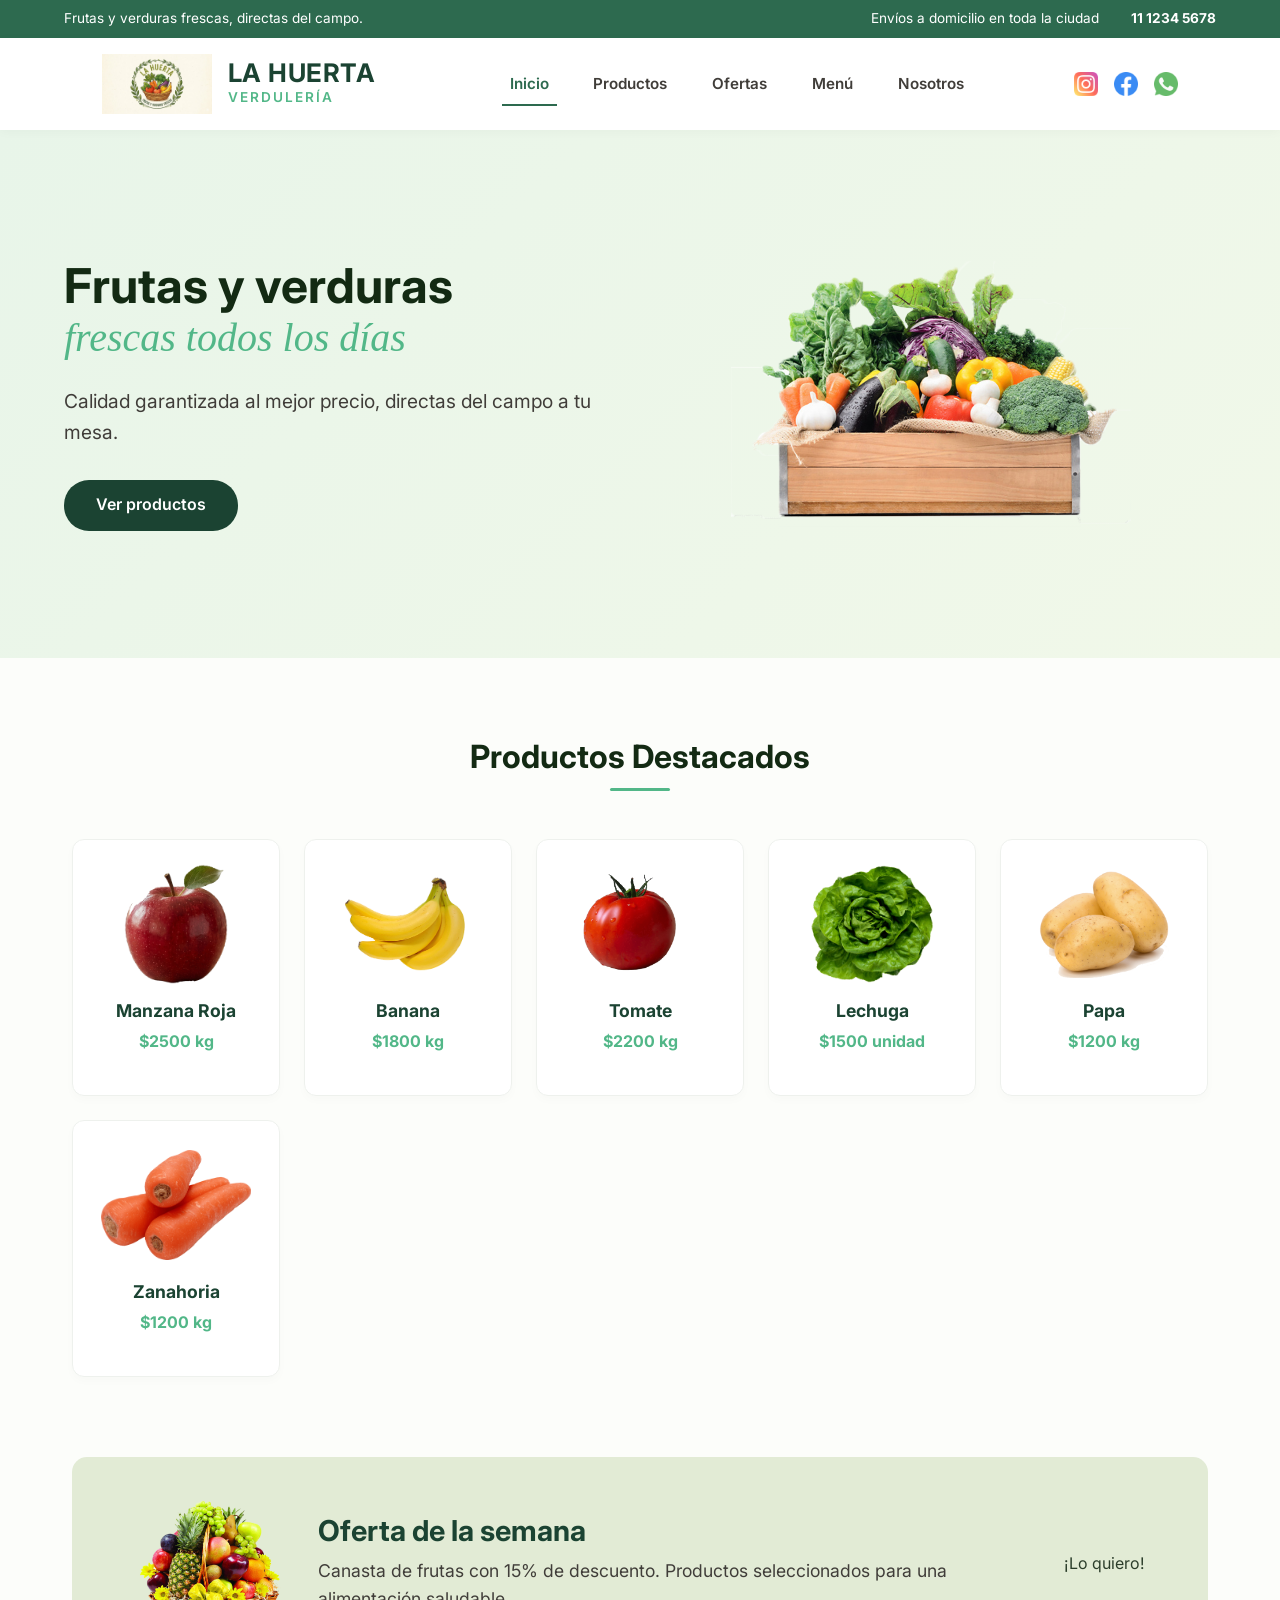
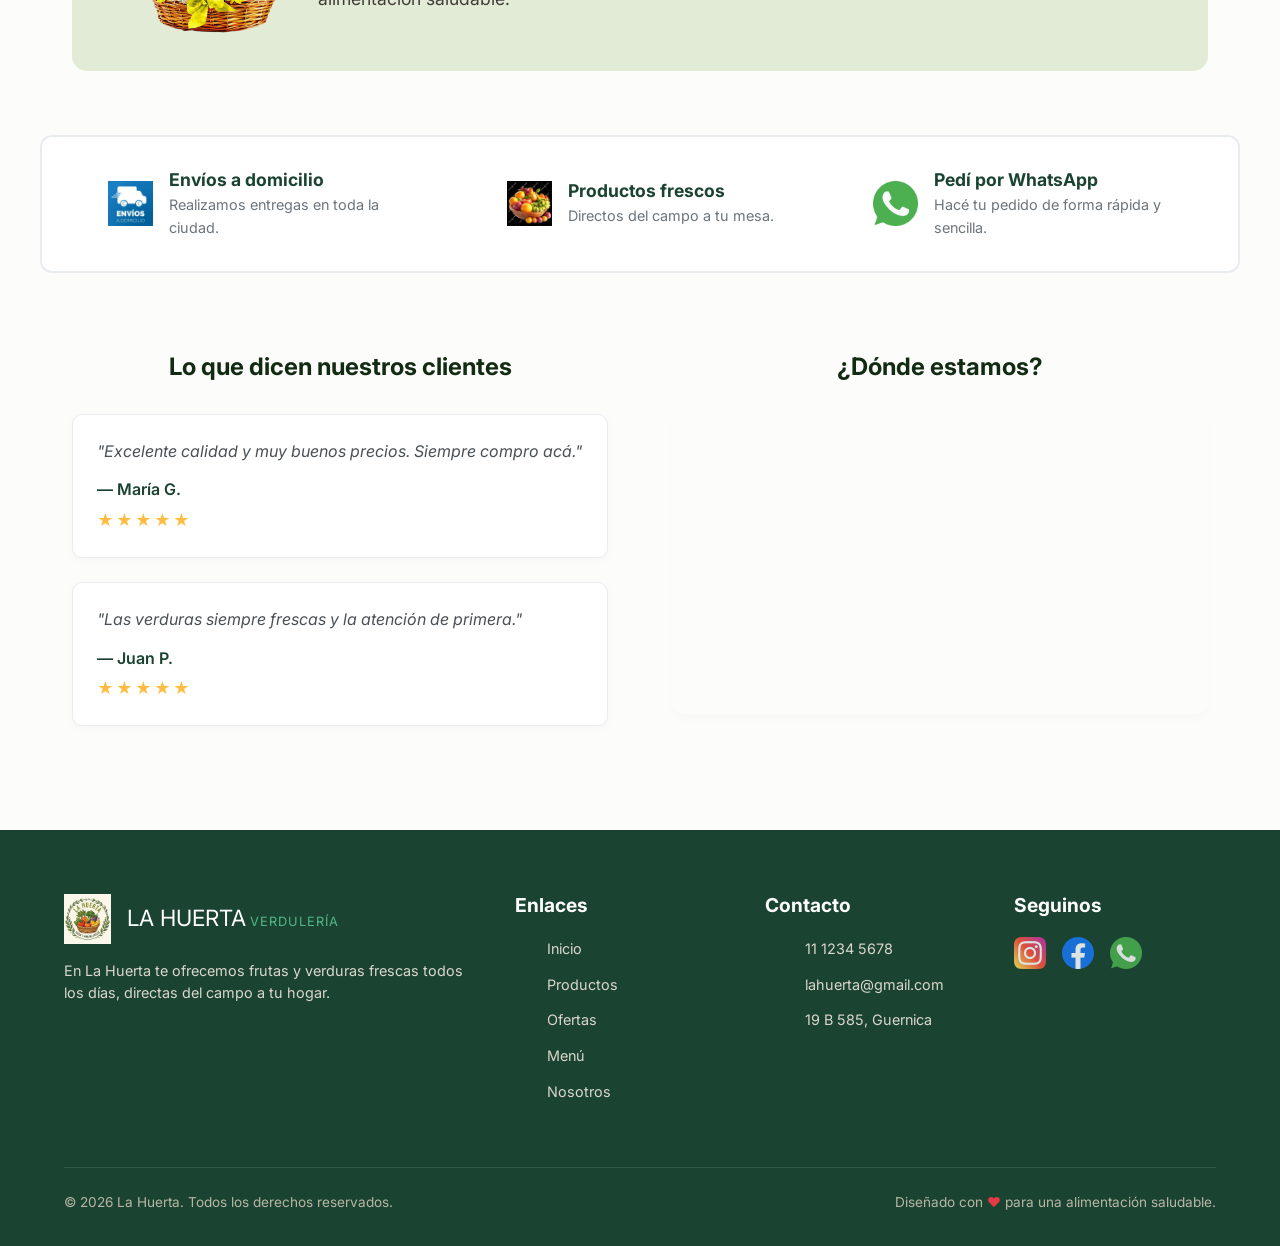
<file: index.html>
<!DOCTYPE html>
<html lang="es">
<head>
    <meta charset="UTF-8">
    <meta name="viewport" content="width=device-width, initial-scale=1.0">

    <!-- SEO -->
    <title>La Huerta - Verdulería fresca y de campo en Guernica</title>
    <meta name="description" content="La Huerta te ofrece frutas y verduras frescas, directas del campo a tu mesa. Envíos a domicilio en toda la ciudad. Calidad garantizada al mejor precio.">
    <meta name="keywords" content="verdulería, frutas, verduras, frescas, Guernica, envíos a domicilio, La Huerta">
    <meta name="author" content="La Huerta">
    <meta name="robots" content="index, follow">
    <link rel="canonical" href="https://lahuerta-tau.vercel.app/">

    <!-- Open Graph -->
    <meta property="og:type" content="website">
    <meta property="og:title" content="La Huerta - Verdulería fresca">
    <meta property="og:description" content="Frutas y verduras frescas directas del campo. Envíos a domicilio en toda la ciudad.">
    <meta property="og:url" content="https://lahuerta-tau.vercel.app/">
    <meta property="og:image" content="https://lahuerta-tau.vercel.app/assets/imagenes/Cajon-de-verduras.png">
    <meta property="og:locale" content="es_AR">

    <!-- Twitter -->
    <meta name="twitter:card" content="summary_large_image">
    <meta name="twitter:title" content="La Huerta - Verdulería fresca">
    <meta name="twitter:description" content="Frutas y verduras frescas directas del campo.">
    <meta name="twitter:image" content="https://lahuerta-tau.vercel.app/assets/imagenes/Cajon-de-verduras.png">

    <!-- Favicon -->
    <link rel="shortcut icon" href="./assets/logos/Favicon.png" type="image/x-icon">

    <!-- Tipografía -->
    <link rel="preconnect" href="https://fonts.googleapis.com">
    <link rel="preconnect" href="https://fonts.gstatic.com" crossorigin>
    <link href="https://fonts.googleapis.com/css2?family=Inter:wght@400;600;700&display=swap" rel="stylesheet">

    <!-- AOS (animaciones de scroll) -->
    <link href="https://unpkg.com/aos@2.3.4/dist/aos.css" rel="stylesheet">

    <!-- Estilos compilados con SASS (incluye Bootstrap con la paleta propia) -->
    <link rel="stylesheet" href="styles/css/styles.css">
</head>
<body>

    <div class="top-bar">
        <span>Frutas y verduras frescas, directas del campo.</span>
        <div class="top-bar-right">
            <span>Envíos a domicilio en toda la ciudad</span>
            <span class="phone-top">11 1234 5678</span>
        </div>
    </div>

    <header class="site-header">
        <div class="container d-flex justify-content-between align-items-center flex-wrap gap-3">
            <a class="brand-link" href="index.html" title="Ir al inicio de La Huerta">
                <img class="brand-logo" src="assets/imagenes/Logo.png" alt="Logo de La Huerta">
                <span class="brand-text">
                    <span class="brand-h1">LA HUERTA</span>
                    <span class="brand-h2">VERDULERÍA</span>
                </span>
            </a>

            <nav class="navbar navbar-expand-lg p-0" aria-label="Navegación principal">
                <button class="navbar-toggler" type="button" data-bs-toggle="collapse"
                    data-bs-target="#menu-principal" aria-controls="menu-principal"
                    aria-expanded="false" aria-label="Abrir menú de navegación">
                    <span class="navbar-toggler-icon"></span>
                </button>
                <div class="collapse navbar-collapse" id="menu-principal">
                    <ul class="navbar-nav ms-lg-4 nav-list">
                        <li class="nav-item">
                            <a class="nav-link active" aria-current="page" href="index.html">Inicio</a>
                        </li>
                        <li class="nav-item">
                            <a class="nav-link" href="pages/productos.html">Productos</a>
                        </li>
                        <li class="nav-item">
                            <a class="nav-link" href="pages/ofertas.html">Ofertas</a>
                        </li>
                        <li class="nav-item">
                            <a class="nav-link" href="pages/menu.html">Menú</a>
                        </li>
                        <li class="nav-item">
                            <a class="nav-link" href="pages/nosotros.html">Nosotros</a>
                        </li>
                    </ul>
                </div>
            </nav>

            <div class="header-socials">
                <a href="https://www.instagram.com/" target="_blank" rel="noopener noreferrer" aria-label="Seguinos en Instagram">
                    <img src="assets/logos/instagram.png" alt="" loading="lazy">
                </a>
                <a href="https://www.facebook.com/" target="_blank" rel="noopener noreferrer" aria-label="Seguinos en Facebook">
                    <img src="assets/logos/facebook.png" alt="" loading="lazy">
                </a>
                <a href="https://wa.me/541112345678" target="_blank" rel="noopener noreferrer" aria-label="Escribinos por WhatsApp">
                    <img src="assets/logos/whatsapp.png" alt="" loading="lazy">
                </a>
            </div>
        </div>
    </header>

    <main id="contenido" class="main-content">

        <section class="hero-section" aria-label="Presentación">
            <div class="hero-container">
                <div class="hero-info">
                    <h1>Frutas y verduras <span class="highlight-script">frescas todos los días</span></h1>
                    <p>Calidad garantizada al mejor precio, directas del campo a tu mesa.</p>
                    <a href="pages/productos.html" class="btn-primary">Ver productos</a>
                </div>
                <div class="hero-image">
                    <img src="assets/imagenes/cajon.de.verduras.png" alt="Caja de madera con verduras frescas" width="600" height="600">
                </div>
            </div>
        </section>

        <section class="products-section" aria-label="Productos destacados">
            <h2 class="section-title">Productos Destacados</h2>
            <div class="products-grid">
                <article class="product-card" data-aos="fade-up">
                    <img src="assets/imagenes/manzana.png" alt="Manzana Roja" width="150" height="150">
                    <h3>Manzana Roja</h3>
                    <p class="price">$2500 kg</p>
                </article>
                <article class="product-card" data-aos="fade-up" data-aos-delay="50">
                    <img src="assets/imagenes/banana.png" alt="Banana" width="150" height="150">
                    <h3>Banana</h3>
                    <p class="price">$1800 kg</p>
                </article>
                <article class="product-card" data-aos="fade-up" data-aos-delay="100">
                    <img src="assets/imagenes/tomate.png" alt="Tomate" width="150" height="150">
                    <h3>Tomate</h3>
                    <p class="price">$2200 kg</p>
                </article>
                <article class="product-card" data-aos="fade-up" data-aos-delay="150">
                    <img src="assets/imagenes/lechuga.png" alt="Lechuga" width="150" height="150">
                    <h3>Lechuga</h3>
                    <p class="price">$1500 unidad</p>
                </article>
                <article class="product-card" data-aos="fade-up" data-aos-delay="200">
                    <img src="assets/imagenes/papa.png" alt="Papa" width="150" height="150">
                    <h3>Papa</h3>
                    <p class="price">$1200 kg</p>
                </article>
                <article class="product-card" data-aos="fade-up" data-aos-delay="250">
                    <img src="assets/imagenes/zanahoria.png" alt="Zanahoria" width="150" height="150">
                    <h3>Zanahoria</h3>
                    <p class="price">$1200 kg</p>
                </article>
            </div>
        </section>

        <section class="weekly-offer-section" aria-label="Oferta de la semana">
            <div class="offer-container" data-aos="fade-up">
                <div class="offer-img-box">
                    <img src="assets/imagenes/canasta.frutas.png" alt="Canasta de frutas" width="150" height="150">
                </div>
                <div class="offer-details">
                    <h3>Oferta de la semana</h3>
                    <p class="offer-desc">Canasta de frutas con 15% de descuento. Productos seleccionados para una alimentación saludable.</p>
                </div>
                <div class="offer-action">
                    <a href="pages/ofertas.html" class="btn-card-action">¡Lo quiero!</a>
                </div>
            </div>
        </section>

        <section class="features-section" aria-label="Ventajas">
            <div class="feature-item" data-aos="fade-up">
                <img src="assets/imagenes/envios-a-domicilio.png" alt="Envíos a domicilio" width="45" height="45">
                <div>
                    <h4>Envíos a domicilio</h4>
                    <p>Realizamos entregas en toda la ciudad.</p>
                </div>
            </div>
            <div class="feature-item" data-aos="fade-up" data-aos-delay="100">
                <img src="assets/imagenes/frutas-frescas.png" alt="Productos frescos" width="45" height="45">
                <div>
                    <h4>Productos frescos</h4>
                    <p>Directos del campo a tu mesa.</p>
                </div>
            </div>
            <div class="feature-item" data-aos="fade-up" data-aos-delay="200">
                <img src="assets/logos/whatsapp.png" alt="Pedí por WhatsApp" width="45" height="45">
                <div>
                    <h4>Pedí por WhatsApp</h4>
                    <p>Hacé tu pedido de forma rápida y sencilla.</p>
                </div>
            </div>
        </section>

        <section class="info-columns-section" aria-label="Testimonios y ubicación">
            <div class="testimonials-col">
                <h2 class="column-title">Lo que dicen nuestros clientes</h2>
                <div class="testimonial-card" data-aos="fade-up">
                    <p class="quote">"Excelente calidad y muy buenos precios. Siempre compro acá."</p>
                    <span class="author">— María G.</span>
                    <div class="stars" aria-label="5 de 5 estrellas">★★★★★</div>
                </div>
                <div class="testimonial-card" data-aos="fade-up" data-aos-delay="100">
                    <p class="quote">"Las verduras siempre frescas y la atención de primera."</p>
                    <span class="author">— Juan P.</span>
                    <div class="stars" aria-label="5 de 5 estrellas">★★★★★</div>
                </div>
            </div>

            <div class="map-col">
                <h2 class="column-title">¿Dónde estamos?</h2>
                <div class="map-container">
                    <iframe
                        src="https://www.google.com/maps/embed?pb=!1m18!1m12!1m3!1d3271.8124107043172!2d-58.35823234412079!3d-34.91115684579987!2m3!1f0!2f0!3f0!3m2!1i1024!2i768!4f13.1!3m3!1m2!1s0x95a2d5384efeb81f%3A0xc4a342c4918a7d42!2sC.%2019%20B%20585%2C%20B1862KIK%20Guernica%2C%20Provincia%20de%20Buenos%20Aires!5e0!3m2!1ses-419!2sar!4v1783279919074!5m2!1ses-419!2sar"
                        title="Mapa de la ubicación de La Huerta" loading="lazy" referrerpolicy="strict-origin-when-cross-origin" allowfullscreen></iframe>
                </div>
            </div>
        </section>

    </main>

    <footer class="site-footer">
        <div class="footer-container">
            <div class="footer-brand footer-col">
                <div class="footer-logo-title">
                    <img src="assets/logos/Favicon.png" alt="Logo de La Huerta">
                    <span>
                        <span class="footer-h3">LA HUERTA</span>
                        <span class="footer-h4">VERDULERÍA</span>
                    </span>
                </div>
                <p>En La Huerta te ofrecemos frutas y verduras frescas todos los días, directas del campo a tu hogar.</p>
            </div>

            <div class="footer-links-col footer-col">
                <h3>Enlaces</h3>
                <ul>
                    <li><a href="index.html">Inicio</a></li>
                    <li><a href="pages/productos.html">Productos</a></li>
                    <li><a href="pages/ofertas.html">Ofertas</a></li>
                    <li><a href="pages/menu.html">Menú</a></li>
                    <li><a href="pages/nosotros.html">Nosotros</a></li>
                </ul>
            </div>

            <div class="footer-contact-col footer-col">
                <h3>Contacto</h3>
                <ul>
                    <li><span class="icon-phone"></span> 11 1234 5678</li>
                    <li><span class="icon-email"></span> <a href="mailto:lahuerta@gmail.com">lahuerta@gmail.com</a></li>
                    <li><span class="icon-address"></span> 19 B 585, Guernica</li>
                </ul>
            </div>

            <div class="footer-social-col footer-col">
                <h3>Seguinos</h3>
                <div class="footer-socials-icons">
                    <a href="https://www.instagram.com/" target="_blank" rel="noopener noreferrer" aria-label="Instagram"><img src="assets/logos/instagram.png" alt=""></a>
                    <a href="https://www.facebook.com/" target="_blank" rel="noopener noreferrer" aria-label="Facebook"><img src="assets/logos/facebook.png" alt=""></a>
                    <a href="https://wa.me/541112345678" target="_blank" rel="noopener noreferrer" aria-label="WhatsApp"><img src="assets/logos/whatsapp.png" alt=""></a>
                </div>
            </div>
        </div>
        <div class="footer-bottom">
            <p>&copy; 2026 La Huerta. Todos los derechos reservados.</p>
            <p>Diseñado con <span class="footer-love">❤</span> para una alimentación saludable.</p>
        </div>
    </footer>

    <!-- Bootstrap JS (menú colapsable) -->
    <script src="https://cdn.jsdelivr.net/npm/bootstrap@5.3.3/dist/js/bootstrap.bundle.min.js" defer></script>
    <!-- AOS JS -->
    <script src="https://unpkg.com/aos@2.3.4/dist/aos.js" defer></script>
    <script>
        document.addEventListener("DOMContentLoaded", function () {
            AOS.init({ duration: 800, easing: "ease-out-cubic", once: true });
        });
    </script>
</body>
</html>
</file>
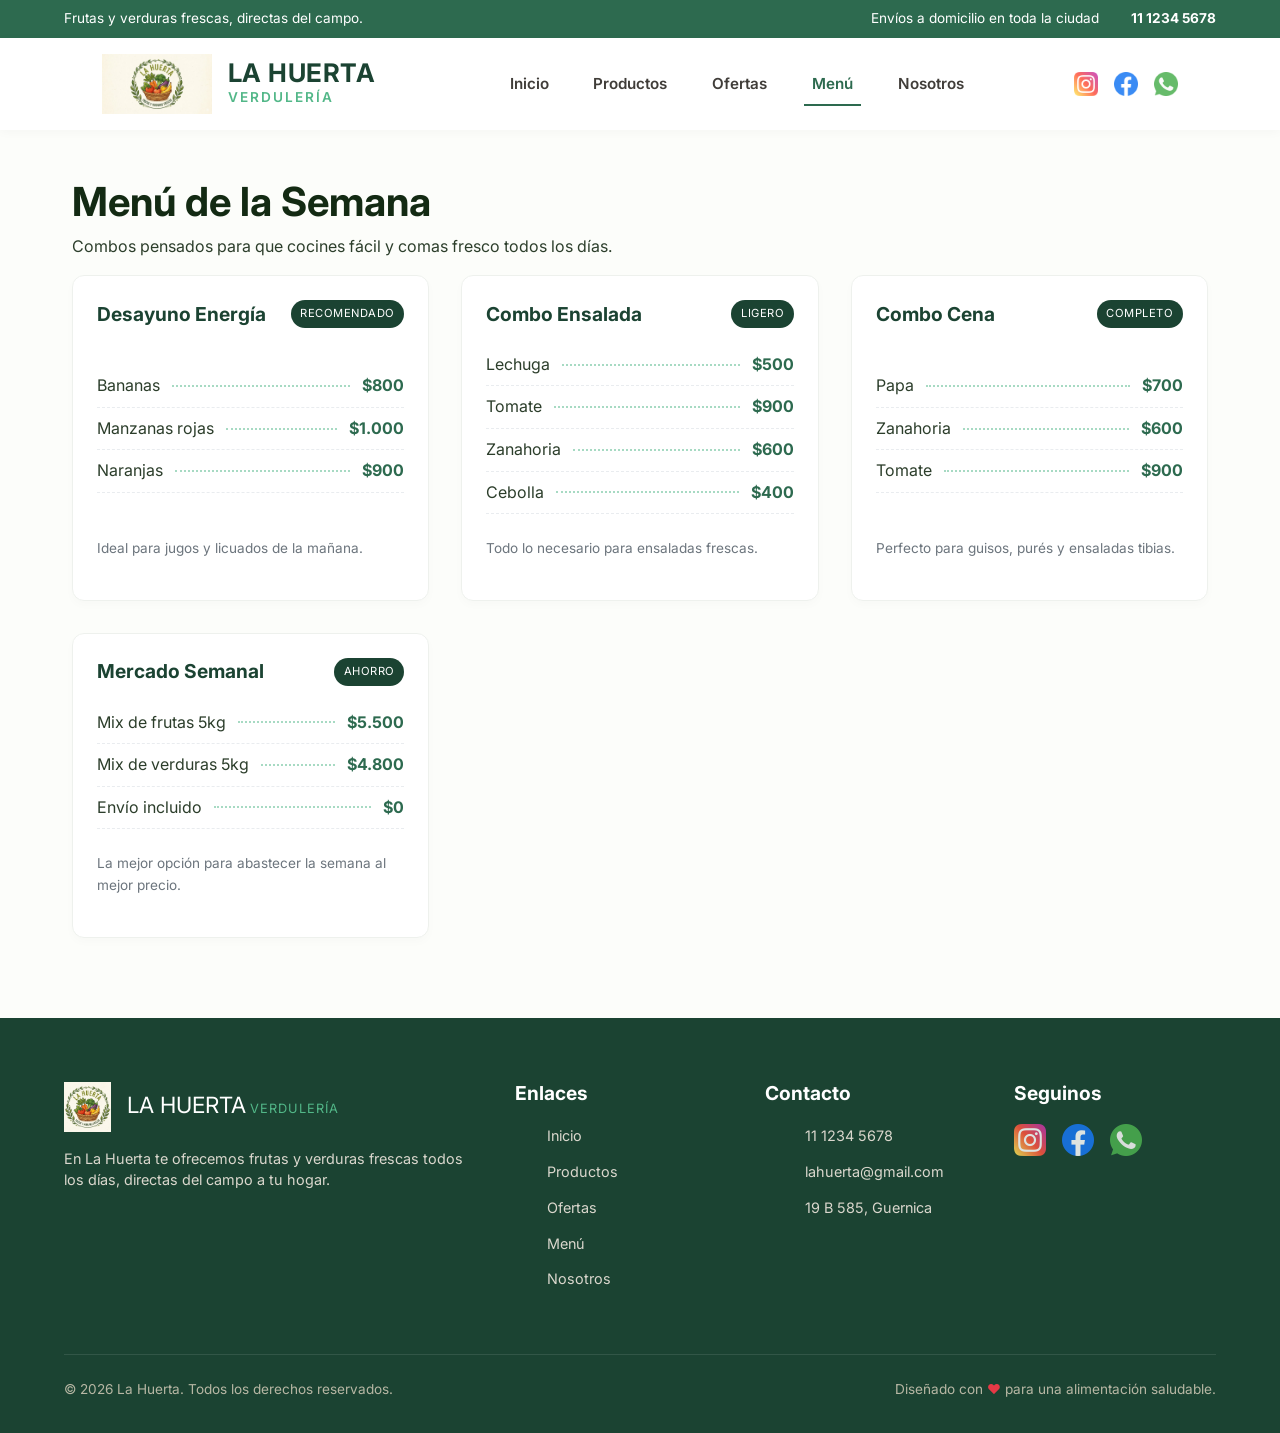
<file: pages/menu.html>
<!DOCTYPE html>
<html lang="es">
<head>
    <meta charset="UTF-8">
    <meta name="viewport" content="width=device-width, initial-scale=1.0">

    <!-- SEO -->
    <title>Menú - La Huerta | Combos semanales y sugerencias</title>
    <meta name="description" content="Menú de la semana de La Huerta: combos de desayunos, ensaladas, cenas y mercados semanales para comer sano y fresco todos los días.">
    <meta name="keywords" content="menú, combos, desayuno, ensalada, cena, mercado semanal, frutas, verduras">
    <meta name="author" content="La Huerta">
    <meta name="robots" content="index, follow">
    <link rel="canonical" href="https://lahuerta-tau.vercel.app/pages/menu.html">

    <!-- Open Graph -->
    <meta property="og:type" content="website">
    <meta property="og:title" content="Menú - La Huerta">
    <meta property="og:description" content="Combos de cocina y sugerencias semanales con productos frescos.">
    <meta property="og:url" content="https://lahuerta-tau.vercel.app/pages/menu.html">
    <meta property="og:image" content="https://lahuerta-tau.vercel.app/assets/imagenes/Cajon-de-verduras.png">
    <meta property="og:locale" content="es_AR">

    <!-- Twitter -->
    <meta name="twitter:card" content="summary_large_image">
    <meta name="twitter:title" content="Menú - La Huerta">
    <meta name="twitter:description" content="Combos de cocina y sugerencias semanales con productos frescos.">
    <meta name="twitter:image" content="https://lahuerta-tau.vercel.app/assets/imagenes/Cajon-de-verduras.png">

    <!-- Favicon -->
    <link rel="shortcut icon" href="../assets/logos/Favicon.png" type="image/x-icon">

    <!-- Tipografía -->
    <link rel="preconnect" href="https://fonts.googleapis.com">
    <link rel="preconnect" href="https://fonts.gstatic.com" crossorigin>
    <link href="https://fonts.googleapis.com/css2?family=Inter:wght@400;600;700&display=swap" rel="stylesheet">

    <!-- AOS -->
    <link href="https://unpkg.com/aos@2.3.4/dist/aos.css" rel="stylesheet">

    <!-- Estilos compilados con SASS -->
    <link rel="stylesheet" href="../styles/css/styles.css">
</head>
<body>

    <div class="top-bar">
        <span>Frutas y verduras frescas, directas del campo.</span>
        <div class="top-bar-right">
            <span>Envíos a domicilio en toda la ciudad</span>
            <span class="phone-top">11 1234 5678</span>
        </div>
    </div>

    <header class="site-header">
        <div class="container d-flex justify-content-between align-items-center flex-wrap gap-3">
            <a class="brand-link" href="../index.html" title="Ir al inicio de La Huerta">
                <img class="brand-logo" src="../assets/imagenes/Logo.png" alt="Logo de La Huerta">
                <span class="brand-text">
                    <span class="brand-h1">LA HUERTA</span>
                    <span class="brand-h2">VERDULERÍA</span>
                </span>
            </a>

            <nav class="navbar navbar-expand-lg p-0" aria-label="Navegación principal">
                <button class="navbar-toggler" type="button" data-bs-toggle="collapse"
                    data-bs-target="#menu-principal" aria-controls="menu-principal"
                    aria-expanded="false" aria-label="Abrir menú de navegación">
                    <span class="navbar-toggler-icon"></span>
                </button>
                <div class="collapse navbar-collapse" id="menu-principal">
                    <ul class="navbar-nav ms-lg-4 nav-list">
                        <li class="nav-item">
                            <a class="nav-link" href="../index.html">Inicio</a>
                        </li>
                        <li class="nav-item">
                            <a class="nav-link" href="../pages/productos.html">Productos</a>
                        </li>
                        <li class="nav-item">
                            <a class="nav-link" href="../pages/ofertas.html">Ofertas</a>
                        </li>
                        <li class="nav-item">
                            <a class="nav-link active" aria-current="page" href="../pages/menu.html">Menú</a>
                        </li>
                        <li class="nav-item">
                            <a class="nav-link" href="../pages/nosotros.html">Nosotros</a>
                        </li>
                    </ul>
                </div>
            </nav>

            <div class="header-socials">
                <a href="https://www.instagram.com/" target="_blank" rel="noopener noreferrer" aria-label="Seguinos en Instagram">
                    <img src="../assets/logos/instagram.png" alt="" loading="lazy">
                </a>
                <a href="https://www.facebook.com/" target="_blank" rel="noopener noreferrer" aria-label="Seguinos en Facebook">
                    <img src="../assets/logos/facebook.png" alt="" loading="lazy">
                </a>
                <a href="https://wa.me/541112345678" target="_blank" rel="noopener noreferrer" aria-label="Escribinos por WhatsApp">
                    <img src="../assets/logos/whatsapp.png" alt="" loading="lazy">
                </a>
            </div>
        </div>
    </header>

    <main id="contenido">
        <section class="menu-section" aria-label="Menú de la semana">
            <h1 class="category-title">Menú de la Semana</h1>
            <p class="category-intro">Combos pensados para que cocines fácil y comas fresco todos los días.</p>

            <div class="menu-grid">
                <article class="menu-card" data-aos="fade-up">
                    <div class="menu-top">
                        <h2>Desayuno Energía</h2>
                        <span class="menu-badge">Recomendado</span>
                    </div>
                    <ul class="menu-list">
                        <li><span class="item-name">Bananas</span><span class="item-dots"></span><span class="item-price">$800</span></li>
                        <li><span class="item-name">Manzanas rojas</span><span class="item-dots"></span><span class="item-price">$1.000</span></li>
                        <li><span class="item-name">Naranjas</span><span class="item-dots"></span><span class="item-price">$900</span></li>
                    </ul>
                    <p class="menu-note">Ideal para jugos y licuados de la mañana.</p>
                </article>

                <article class="menu-card" data-aos="fade-up" data-aos-delay="100">
                    <div class="menu-top">
                        <h2>Combo Ensalada</h2>
                        <span class="menu-badge">Ligero</span>
                    </div>
                    <ul class="menu-list">
                        <li><span class="item-name">Lechuga</span><span class="item-dots"></span><span class="item-price">$500</span></li>
                        <li><span class="item-name">Tomate</span><span class="item-dots"></span><span class="item-price">$900</span></li>
                        <li><span class="item-name">Zanahoria</span><span class="item-dots"></span><span class="item-price">$600</span></li>
                        <li><span class="item-name">Cebolla</span><span class="item-dots"></span><span class="item-price">$400</span></li>
                    </ul>
                    <p class="menu-note">Todo lo necesario para ensaladas frescas.</p>
                </article>

                <article class="menu-card" data-aos="fade-up" data-aos-delay="160">
                    <div class="menu-top">
                        <h2>Combo Cena</h2>
                        <span class="menu-badge">Completo</span>
                    </div>
                    <ul class="menu-list">
                        <li><span class="item-name">Papa</span><span class="item-dots"></span><span class="item-price">$700</span></li>
                        <li><span class="item-name">Zanahoria</span><span class="item-dots"></span><span class="item-price">$600</span></li>
                        <li><span class="item-name">Tomate</span><span class="item-dots"></span><span class="item-price">$900</span></li>
                    </ul>
                    <p class="menu-note">Perfecto para guisos, purés y ensaladas tibias.</p>
                </article>

                <article class="menu-card" data-aos="fade-up" data-aos-delay="240">
                    <div class="menu-top">
                        <h2>Mercado Semanal</h2>
                        <span class="menu-badge">Ahorro</span>
                    </div>
                    <ul class="menu-list">
                        <li><span class="item-name">Mix de frutas 5kg</span><span class="item-dots"></span><span class="item-price">$5.500</span></li>
                        <li><span class="item-name">Mix de verduras 5kg</span><span class="item-dots"></span><span class="item-price">$4.800</span></li>
                        <li><span class="item-name">Envío incluido</span><span class="item-dots"></span><span class="item-price">$0</span></li>
                    </ul>
                    <p class="menu-note">La mejor opción para abastecer la semana al mejor precio.</p>
                </article>
            </div>
        </section>
    </main>

    <footer class="site-footer">
        <div class="footer-container">
            <div class="footer-brand footer-col">
                <div class="footer-logo-title">
                    <img src="../assets/logos/Favicon.png" alt="Logo de La Huerta">
                    <span>
                        <span class="footer-h3">LA HUERTA</span>
                        <span class="footer-h4">VERDULERÍA</span>
                    </span>
                </div>
                <p>En La Huerta te ofrecemos frutas y verduras frescas todos los días, directas del campo a tu hogar.</p>
            </div>

            <div class="footer-links-col footer-col">
                <h3>Enlaces</h3>
                <ul>
                    <li><a href="../index.html">Inicio</a></li>
                    <li><a href="../pages/productos.html">Productos</a></li>
                    <li><a href="../pages/ofertas.html">Ofertas</a></li>
                    <li><a href="../pages/menu.html">Menú</a></li>
                    <li><a href="../pages/nosotros.html">Nosotros</a></li>
                </ul>
            </div>

            <div class="footer-contact-col footer-col">
                <h3>Contacto</h3>
                <ul>
                    <li><span class="icon-phone"></span> 11 1234 5678</li>
                    <li><span class="icon-email"></span> <a href="mailto:lahuerta@gmail.com">lahuerta@gmail.com</a></li>
                    <li><span class="icon-address"></span> 19 B 585, Guernica</li>
                </ul>
            </div>

            <div class="footer-social-col footer-col">
                <h3>Seguinos</h3>
                <div class="footer-socials-icons">
                    <a href="https://www.instagram.com/" target="_blank" rel="noopener noreferrer" aria-label="Instagram"><img src="../assets/logos/instagram.png" alt=""></a>
                    <a href="https://www.facebook.com/" target="_blank" rel="noopener noreferrer" aria-label="Facebook"><img src="../assets/logos/facebook.png" alt=""></a>
                    <a href="https://wa.me/541112345678" target="_blank" rel="noopener noreferrer" aria-label="WhatsApp"><img src="../assets/logos/whatsapp.png" alt=""></a>
                </div>
            </div>
        </div>
        <div class="footer-bottom">
            <p>&copy; 2026 La Huerta. Todos los derechos reservados.</p>
            <p>Diseñado con <span class="footer-love">❤</span> para una alimentación saludable.</p>
        </div>
    </footer>

    <!-- Bootstrap JS -->
    <script src="https://cdn.jsdelivr.net/npm/bootstrap@5.3.3/dist/js/bootstrap.bundle.min.js" defer></script>
    <!-- AOS JS -->
    <script src="https://unpkg.com/aos@2.3.4/dist/aos.js" defer></script>
    <script>
        document.addEventListener("DOMContentLoaded", function () {
            AOS.init({ duration: 800, easing: "ease-out-cubic", once: true });
        });
    </script>
</body>
</html>
</file>
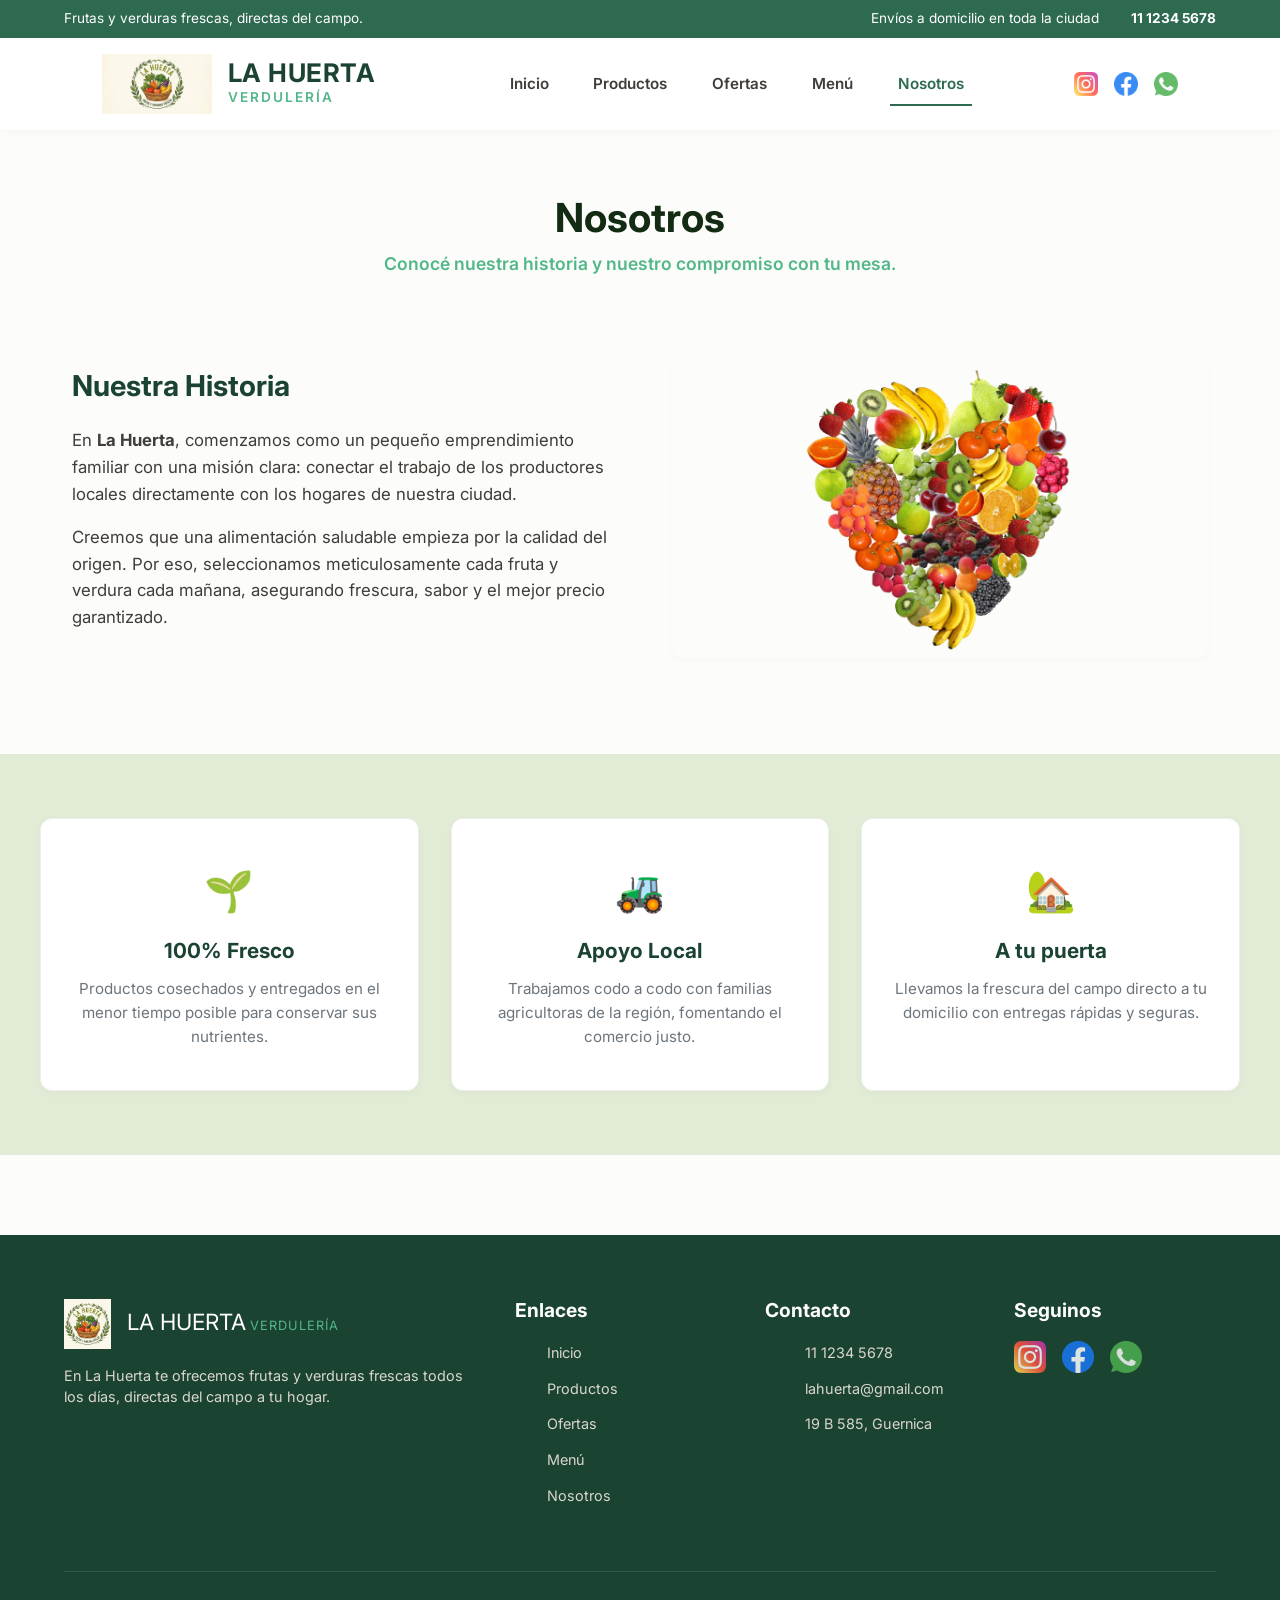
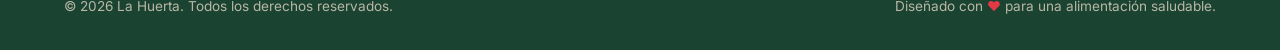
<file: pages/nosotros.html>
<!DOCTYPE html>
<html lang="es">
<head>
    <meta charset="UTF-8">
    <meta name="viewport" content="width=device-width, initial-scale=1.0">

    <!-- SEO -->
    <title>Nosotros - La Huerta | Nuestra historia y valores</title>
    <meta name="description" content="Conocé la historia de La Huerta: un emprendimiento familiar que conecta a los productores locales con los hogares, con productos 100% frescos.">
    <meta name="keywords" content="nosotros, historia, valores, productores locales, emprendimiento, verdulería">
    <meta name="author" content="La Huerta">
    <meta name="robots" content="index, follow">
    <link rel="canonical" href="https://lahuerta-tau.vercel.app/pages/nosotros.html">

    <!-- Open Graph -->
    <meta property="og:type" content="website">
    <meta property="og:title" content="Nosotros - La Huerta">
    <meta property="og:description" content="Nuestra historia y compromiso con tu mesa.">
    <meta property="og:url" content="https://lahuerta-tau.vercel.app/pages/nosotros.html">
    <meta property="og:image" content="https://lahuerta-tau.vercel.app/assets/imagenes/Corazon.png">
    <meta property="og:locale" content="es_AR">

    <!-- Twitter -->
    <meta name="twitter:card" content="summary_large_image">
    <meta name="twitter:title" content="Nosotros - La Huerta">
    <meta name="twitter:description" content="Nuestra historia y compromiso con tu mesa.">
    <meta name="twitter:image" content="https://lahuerta-tau.vercel.app/assets/imagenes/Corazon.png">

    <!-- Favicon -->
    <link rel="shortcut icon" href="../assets/logos/Favicon.png" type="image/x-icon">

    <!-- Tipografía -->
    <link rel="preconnect" href="https://fonts.googleapis.com">
    <link rel="preconnect" href="https://fonts.gstatic.com" crossorigin>
    <link href="https://fonts.googleapis.com/css2?family=Inter:wght@400;600;700&display=swap" rel="stylesheet">

    <!-- AOS -->
    <link href="https://unpkg.com/aos@2.3.4/dist/aos.css" rel="stylesheet">

    <!-- Estilos compilados con SASS -->
    <link rel="stylesheet" href="../styles/css/styles.css">
</head>
<body>

    <div class="top-bar">
        <span>Frutas y verduras frescas, directas del campo.</span>
        <div class="top-bar-right">
            <span>Envíos a domicilio en toda la ciudad</span>
            <span class="phone-top">11 1234 5678</span>
        </div>
    </div>

    <header class="site-header">
        <div class="container d-flex justify-content-between align-items-center flex-wrap gap-3">
            <a class="brand-link" href="../index.html" title="Ir al inicio de La Huerta">
                <img class="brand-logo" src="../assets/imagenes/Logo.png" alt="Logo de La Huerta">
                <span class="brand-text">
                    <span class="brand-h1">LA HUERTA</span>
                    <span class="brand-h2">VERDULERÍA</span>
                </span>
            </a>

            <nav class="navbar navbar-expand-lg p-0" aria-label="Navegación principal">
                <button class="navbar-toggler" type="button" data-bs-toggle="collapse"
                    data-bs-target="#menu-principal" aria-controls="menu-principal"
                    aria-expanded="false" aria-label="Abrir menú de navegación">
                    <span class="navbar-toggler-icon"></span>
                </button>
                <div class="collapse navbar-collapse" id="menu-principal">
                    <ul class="navbar-nav ms-lg-4 nav-list">
                        <li class="nav-item">
                            <a class="nav-link" href="../index.html">Inicio</a>
                        </li>
                        <li class="nav-item">
                            <a class="nav-link" href="../pages/productos.html">Productos</a>
                        </li>
                        <li class="nav-item">
                            <a class="nav-link" href="../pages/ofertas.html">Ofertas</a>
                        </li>
                        <li class="nav-item">
                            <a class="nav-link" href="../pages/menu.html">Menú</a>
                        </li>
                        <li class="nav-item">
                            <a class="nav-link active" aria-current="page" href="../pages/nosotros.html">Nosotros</a>
                        </li>
                    </ul>
                </div>
            </nav>

            <div class="header-socials">
                <a href="https://www.instagram.com/" target="_blank" rel="noopener noreferrer" aria-label="Seguinos en Instagram">
                    <img src="../assets/logos/instagram.png" alt="" loading="lazy">
                </a>
                <a href="https://www.facebook.com/" target="_blank" rel="noopener noreferrer" aria-label="Seguinos en Facebook">
                    <img src="../assets/logos/facebook.png" alt="" loading="lazy">
                </a>
                <a href="https://wa.me/541112345678" target="_blank" rel="noopener noreferrer" aria-label="Escribinos por WhatsApp">
                    <img src="../assets/logos/whatsapp.png" alt="" loading="lazy">
                </a>
            </div>
        </div>
    </header>

    <main id="contenido">
        <section class="about-hero">
            <h1>Nosotros</h1>
            <p class="subtitle">Conocé nuestra historia y nuestro compromiso con tu mesa.</p>
        </section>

        <section class="about-story">
            <div class="story-container">
                <div class="story-text" data-aos="fade-right">
                    <h2>Nuestra Historia</h2>
                    <p>En <strong>La Huerta</strong>, comenzamos como un pequeño emprendimiento familiar con una misión clara: conectar el trabajo de los productores locales directamente con los hogares de nuestra ciudad.</p>
                    <p>Creemos que una alimentación saludable empieza por la calidad del origen. Por eso, seleccionamos meticulosamente cada fruta y verdura cada mañana, asegurando frescura, sabor y el mejor precio garantizado.</p>
                </div>
                <div class="story-image" data-aos="fade-left">
                    <img src="../assets/imagenes/Corazon.png" alt="Verduras frescas directas del campo" width="600" height="450">
                </div>
            </div>
        </section>

        <section class="about-values" aria-label="Nuestros valores">
            <div class="values-grid">
                <div class="value-card" data-aos="fade-up">
                    <span class="value-icon" aria-hidden="true">🌱</span>
                    <h3>100% Fresco</h3>
                    <p>Productos cosechados y entregados en el menor tiempo posible para conservar sus nutrientes.</p>
                </div>
                <div class="value-card" data-aos="fade-up" data-aos-delay="100">
                    <span class="value-icon" aria-hidden="true">🚜</span>
                    <h3>Apoyo Local</h3>
                    <p>Trabajamos codo a codo con familias agricultoras de la región, fomentando el comercio justo.</p>
                </div>
                <div class="value-card" data-aos="fade-up" data-aos-delay="200">
                    <span class="value-icon" aria-hidden="true">🏡</span>
                    <h3>A tu puerta</h3>
                    <p>Llevamos la frescura del campo directo a tu domicilio con entregas rápidas y seguras.</p>
                </div>
            </div>
        </section>
    </main>

    <footer class="site-footer">
        <div class="footer-container">
            <div class="footer-brand footer-col">
                <div class="footer-logo-title">
                    <img src="../assets/logos/Favicon.png" alt="Logo de La Huerta">
                    <span>
                        <span class="footer-h3">LA HUERTA</span>
                        <span class="footer-h4">VERDULERÍA</span>
                    </span>
                </div>
                <p>En La Huerta te ofrecemos frutas y verduras frescas todos los días, directas del campo a tu hogar.</p>
            </div>

            <div class="footer-links-col footer-col">
                <h3>Enlaces</h3>
                <ul>
                    <li><a href="../index.html">Inicio</a></li>
                    <li><a href="../pages/productos.html">Productos</a></li>
                    <li><a href="../pages/ofertas.html">Ofertas</a></li>
                    <li><a href="../pages/menu.html">Menú</a></li>
                    <li><a href="../pages/nosotros.html">Nosotros</a></li>
                </ul>
            </div>

            <div class="footer-contact-col footer-col">
                <h3>Contacto</h3>
                <ul>
                    <li><span class="icon-phone"></span> 11 1234 5678</li>
                    <li><span class="icon-email"></span> <a href="mailto:lahuerta@gmail.com">lahuerta@gmail.com</a></li>
                    <li><span class="icon-address"></span> 19 B 585, Guernica</li>
                </ul>
            </div>

            <div class="footer-social-col footer-col">
                <h3>Seguinos</h3>
                <div class="footer-socials-icons">
                    <a href="https://www.instagram.com/" target="_blank" rel="noopener noreferrer" aria-label="Instagram"><img src="../assets/logos/instagram.png" alt=""></a>
                    <a href="https://www.facebook.com/" target="_blank" rel="noopener noreferrer" aria-label="Facebook"><img src="../assets/logos/facebook.png" alt=""></a>
                    <a href="https://wa.me/541112345678" target="_blank" rel="noopener noreferrer" aria-label="WhatsApp"><img src="../assets/logos/whatsapp.png" alt=""></a>
                </div>
            </div>
        </div>
        <div class="footer-bottom">
            <p>&copy; 2026 La Huerta. Todos los derechos reservados.</p>
            <p>Diseñado con <span class="footer-love">❤</span> para una alimentación saludable.</p>
        </div>
    </footer>

    <!-- Bootstrap JS -->
    <script src="https://cdn.jsdelivr.net/npm/bootstrap@5.3.3/dist/js/bootstrap.bundle.min.js" defer></script>
    <!-- AOS JS -->
    <script src="https://unpkg.com/aos@2.3.4/dist/aos.js" defer></script>
    <script>
        document.addEventListener("DOMContentLoaded", function () {
            AOS.init({ duration: 800, easing: "ease-out-cubic", once: true });
        });
    </script>
</body>
</html>
</file>
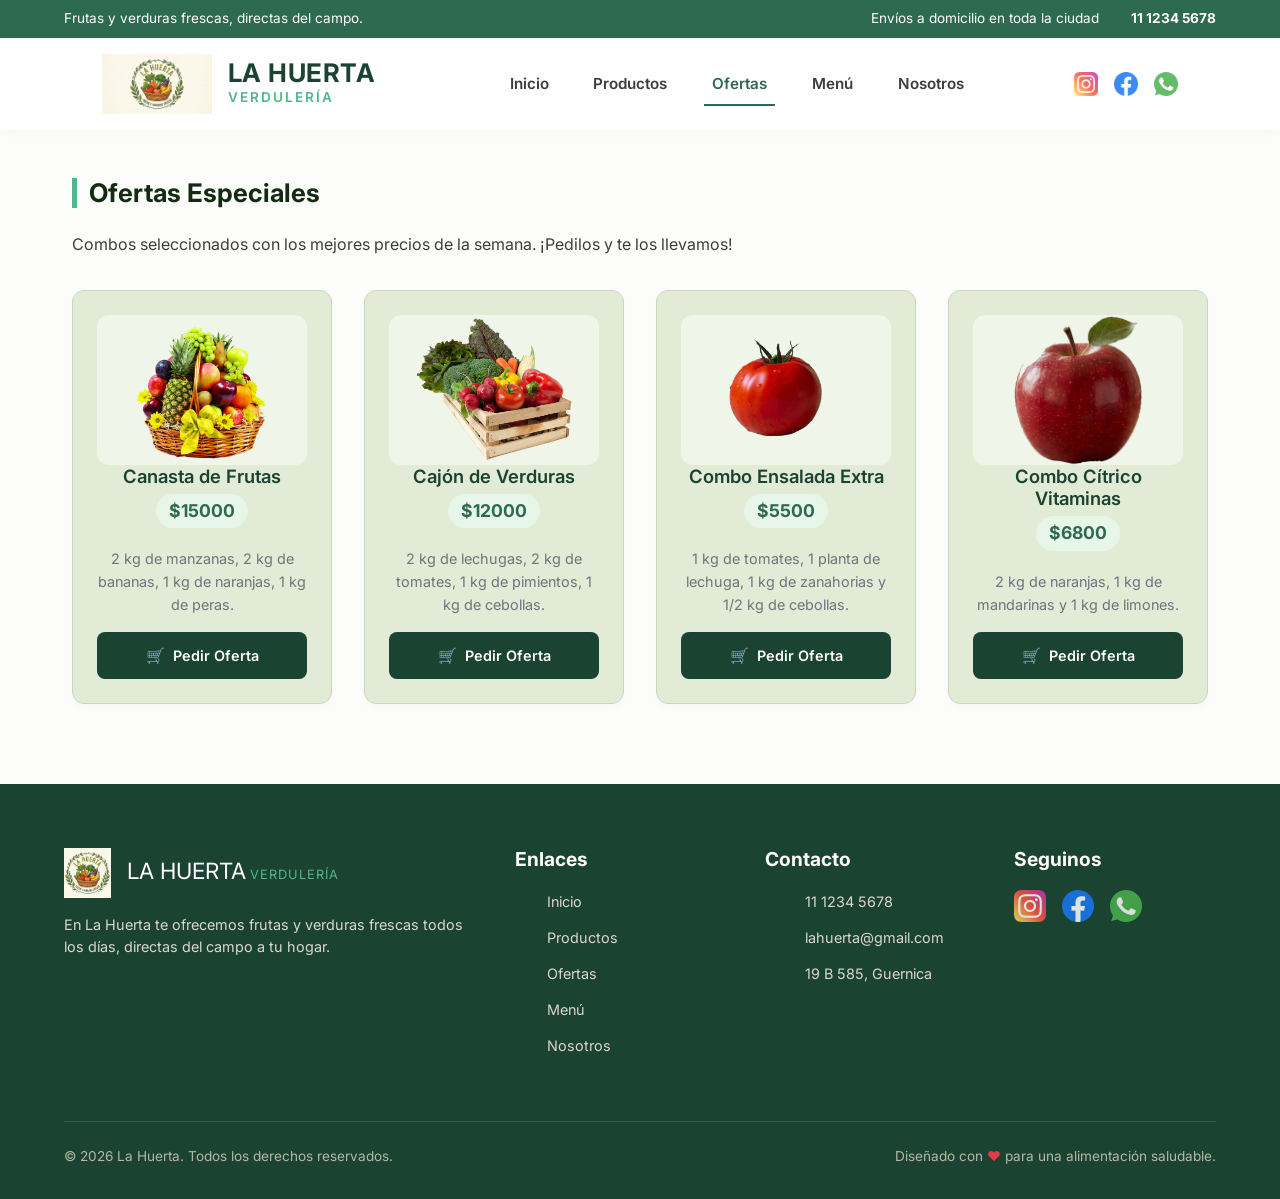
<file: pages/ofertas.html>
<!DOCTYPE html>
<html lang="es">
<head>
    <meta charset="UTF-8">
    <meta name="viewport" content="width=device-width, initial-scale=1.0">

    <!-- SEO -->
    <title>Ofertas - La Huerta | Combos y precios especiales</title>
    <meta name="description" content="Combos y ofertas especiales de La Huerta: cajón de frutas, cajón de verduras, combo ensalada y combo cítrico con vitaminas. Precios promocionales.">
    <meta name="keywords" content="ofertas, combos, descuentos, frutas, verduras, promociones, La Huerta">
    <meta name="author" content="La Huerta">
    <meta name="robots" content="index, follow">
    <link rel="canonical" href="https://lahuerta-tau.vercel.app/pages/ofertas.html">

    <!-- Open Graph -->
    <meta property="og:type" content="website">
    <meta property="og:title" content="Ofertas - La Huerta">
    <meta property="og:description" content="Combos y precios especiales en frutas y verduras.">
    <meta property="og:url" content="https://lahuerta-tau.vercel.app/pages/ofertas.html">
    <meta property="og:image" content="https://lahuerta-tau.vercel.app/assets/imagenes/Cajon-de-frutas.png">
    <meta property="og:locale" content="es_AR">

    <!-- Twitter -->
    <meta name="twitter:card" content="summary_large_image">
    <meta name="twitter:title" content="Ofertas - La Huerta">
    <meta name="twitter:description" content="Combos y precios especiales en frutas y verduras.">
    <meta name="twitter:image" content="https://lahuerta-tau.vercel.app/assets/imagenes/Cajon-de-frutas.png">

    <!-- Favicon -->
    <link rel="shortcut icon" href="../assets/logos/Favicon.png" type="image/x-icon">

    <!-- Tipografía -->
    <link rel="preconnect" href="https://fonts.googleapis.com">
    <link rel="preconnect" href="https://fonts.gstatic.com" crossorigin>
    <link href="https://fonts.googleapis.com/css2?family=Inter:wght@400;600;700&display=swap" rel="stylesheet">

    <!-- AOS -->
    <link href="https://unpkg.com/aos@2.3.4/dist/aos.css" rel="stylesheet">

    <!-- Estilos compilados con SASS -->
    <link rel="stylesheet" href="../styles/css/styles.css">
</head>
<body>

    <div class="top-bar">
        <span>Frutas y verduras frescas, directas del campo.</span>
        <div class="top-bar-right">
            <span>Envíos a domicilio en toda la ciudad</span>
            <span class="phone-top">11 1234 5678</span>
        </div>
    </div>

    <header class="site-header">
        <div class="container d-flex justify-content-between align-items-center flex-wrap gap-3">
            <a class="brand-link" href="../index.html" title="Ir al inicio de La Huerta">
                <img class="brand-logo" src="../assets/imagenes/Logo.png" alt="Logo de La Huerta">
                <span class="brand-text">
                    <span class="brand-h1">LA HUERTA</span>
                    <span class="brand-h2">VERDULERÍA</span>
                </span>
            </a>

            <nav class="navbar navbar-expand-lg p-0" aria-label="Navegación principal">
                <button class="navbar-toggler" type="button" data-bs-toggle="collapse"
                    data-bs-target="#menu-principal" aria-controls="menu-principal"
                    aria-expanded="false" aria-label="Abrir menú de navegación">
                    <span class="navbar-toggler-icon"></span>
                </button>
                <div class="collapse navbar-collapse" id="menu-principal">
                    <ul class="navbar-nav ms-lg-4 nav-list">
                        <li class="nav-item">
                            <a class="nav-link" href="../index.html">Inicio</a>
                        </li>
                        <li class="nav-item">
                            <a class="nav-link" href="../pages/productos.html">Productos</a>
                        </li>
                        <li class="nav-item">
                            <a class="nav-link active" aria-current="page" href="../pages/ofertas.html">Ofertas</a>
                        </li>
                        <li class="nav-item">
                            <a class="nav-link" href="../pages/menu.html">Menú</a>
                        </li>
                        <li class="nav-item">
                            <a class="nav-link" href="../pages/nosotros.html">Nosotros</a>
                        </li>
                    </ul>
                </div>
            </nav>

            <div class="header-socials">
                <a href="https://www.instagram.com/" target="_blank" rel="noopener noreferrer" aria-label="Seguinos en Instagram">
                    <img src="../assets/logos/instagram.png" alt="" loading="lazy">
                </a>
                <a href="https://www.facebook.com/" target="_blank" rel="noopener noreferrer" aria-label="Seguinos en Facebook">
                    <img src="../assets/logos/facebook.png" alt="" loading="lazy">
                </a>
                <a href="https://wa.me/541112345678" target="_blank" rel="noopener noreferrer" aria-label="Escribinos por WhatsApp">
                    <img src="../assets/logos/whatsapp.png" alt="" loading="lazy">
                </a>
            </div>
        </div>
    </header>

    <main id="contenido">
        <section class="catalog-category" id="offers-section" aria-label="Ofertas especiales">
            <h1 class="category-title">Ofertas Especiales</h1>
            <p class="category-intro">Combos seleccionados con los mejores precios de la semana. ¡Pedilos y te los llevamos!</p>

            <div class="catalog-grid">
                <article class="catalog-card" data-aos="fade-up">
                    <div class="catalog-img-box">
                        <img src="../assets/imagenes/canasta.frutas.png" alt="Canasta de Frutas" width="300" height="150" loading="lazy">
                    </div>
                    <h3>Canasta de Frutas</h3>
                    <p class="price">$15000</p>
                    <p class="card-description">2 kg de manzanas, 2 kg de bananas, 1 kg de naranjas, 1 kg de peras.</p>
                    <a href="#" class="btn-card-action">Pedir Oferta</a>
                </article>

                <article class="catalog-card" data-aos="fade-up" data-aos-delay="50">
                    <div class="catalog-img-box">
                        <img src="../assets/imagenes/caja.verduras.png" alt="Cajón de Verduras" width="300" height="150" loading="lazy">
                    </div>
                    <h3>Cajón de Verduras</h3>
                    <p class="price">$12000</p>
                    <p class="card-description">2 kg de lechugas, 2 kg de tomates, 1 kg de pimientos, 1 kg de cebollas.</p>
                    <a href="#" class="btn-card-action">Pedir Oferta</a>
                </article>

                <article class="catalog-card" data-aos="fade-up" data-aos-delay="100">
                    <div class="catalog-img-box">
                        <img src="../assets/imagenes/tomate.png" alt="Combo Ensalada" width="150" height="150" loading="lazy">
                    </div>
                    <h3>Combo Ensalada Extra</h3>
                    <p class="price">$5500</p>
                    <p class="card-description">1 kg de tomates, 1 planta de lechuga, 1 kg de zanahorias y 1/2 kg de cebollas.</p>
                    <a href="#" class="btn-card-action">Pedir Oferta</a>
                </article>

                <article class="catalog-card" data-aos="fade-up" data-aos-delay="150">
                    <div class="catalog-img-box">
                        <img src="../assets/imagenes/manzana.png" alt="Combo Cítrico" width="150" height="150" loading="lazy">
                    </div>
                    <h3>Combo Cítrico Vitaminas</h3>
                    <p class="price">$6800</p>
                    <p class="card-description">2 kg de naranjas, 1 kg de mandarinas y 1 kg de limones.</p>
                    <a href="#" class="btn-card-action">Pedir Oferta</a>
                </article>
            </div>
        </section>
    </main>

    <footer class="site-footer">
        <div class="footer-container">
            <div class="footer-brand footer-col">
                <div class="footer-logo-title">
                    <img src="../assets/logos/Favicon.png" alt="Logo de La Huerta">
                    <span>
                        <span class="footer-h3">LA HUERTA</span>
                        <span class="footer-h4">VERDULERÍA</span>
                    </span>
                </div>
                <p>En La Huerta te ofrecemos frutas y verduras frescas todos los días, directas del campo a tu hogar.</p>
            </div>

            <div class="footer-links-col footer-col">
                <h3>Enlaces</h3>
                <ul>
                    <li><a href="../index.html">Inicio</a></li>
                    <li><a href="../pages/productos.html">Productos</a></li>
                    <li><a href="../pages/ofertas.html">Ofertas</a></li>
                    <li><a href="../pages/menu.html">Menú</a></li>
                    <li><a href="../pages/nosotros.html">Nosotros</a></li>
                </ul>
            </div>

            <div class="footer-contact-col footer-col">
                <h3>Contacto</h3>
                <ul>
                    <li><span class="icon-phone"></span> 11 1234 5678</li>
                    <li><span class="icon-email"></span> <a href="mailto:lahuerta@gmail.com">lahuerta@gmail.com</a></li>
                    <li><span class="icon-address"></span> 19 B 585, Guernica</li>
                </ul>
            </div>

            <div class="footer-social-col footer-col">
                <h3>Seguinos</h3>
                <div class="footer-socials-icons">
                    <a href="https://www.instagram.com/" target="_blank" rel="noopener noreferrer" aria-label="Instagram"><img src="../assets/logos/instagram.png" alt=""></a>
                    <a href="https://www.facebook.com/" target="_blank" rel="noopener noreferrer" aria-label="Facebook"><img src="../assets/logos/facebook.png" alt=""></a>
                    <a href="https://wa.me/541112345678" target="_blank" rel="noopener noreferrer" aria-label="WhatsApp"><img src="../assets/logos/whatsapp.png" alt=""></a>
                </div>
            </div>
        </div>
        <div class="footer-bottom">
            <p>&copy; 2026 La Huerta. Todos los derechos reservados.</p>
            <p>Diseñado con <span class="footer-love">❤</span> para una alimentación saludable.</p>
        </div>
    </footer>

    <!-- Bootstrap JS -->
    <script src="https://cdn.jsdelivr.net/npm/bootstrap@5.3.3/dist/js/bootstrap.bundle.min.js" defer></script>
    <!-- AOS JS -->
    <script src="https://unpkg.com/aos@2.3.4/dist/aos.js" defer></script>
    <script>
        document.addEventListener("DOMContentLoaded", function () {
            AOS.init({ duration: 800, easing: "ease-out-cubic", once: true });
        });
    </script>
</body>
</html>
</file>
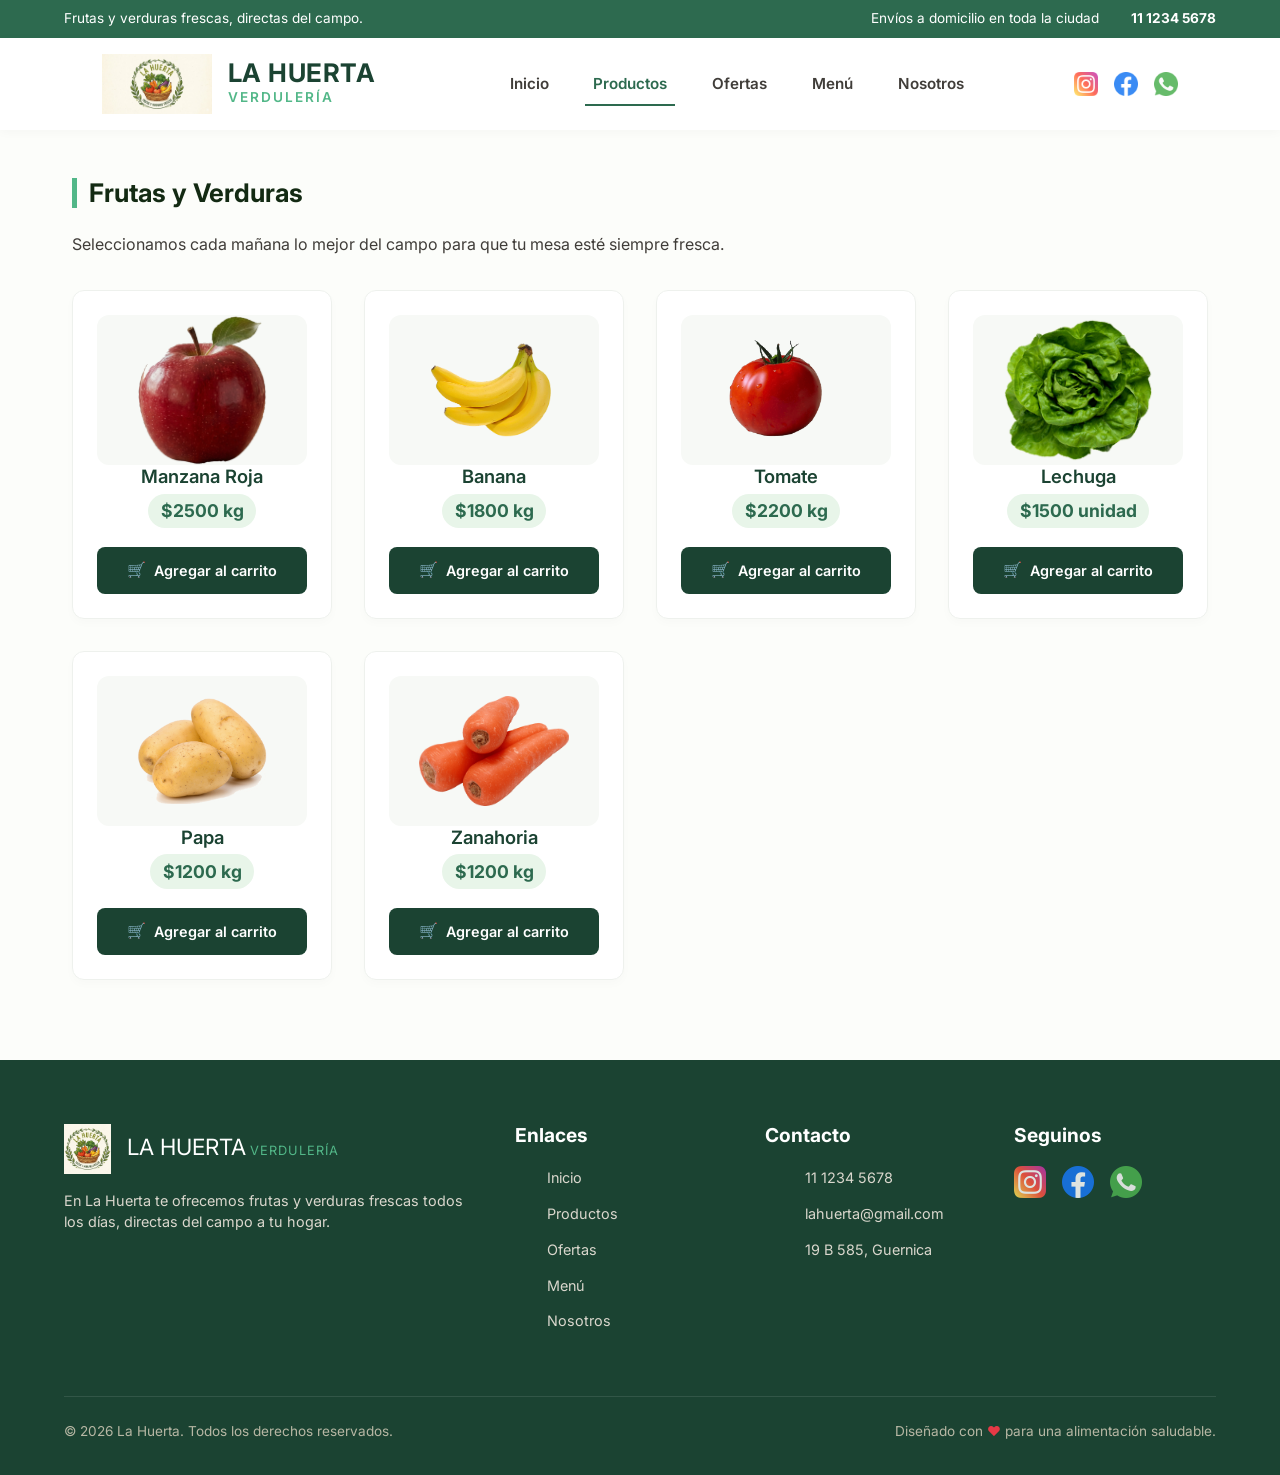
<file: pages/productos.html>
<!DOCTYPE html>
<html lang="es">
<head>
    <meta charset="UTF-8">
    <meta name="viewport" content="width=device-width, initial-scale=1.0">

    <!-- SEO -->
    <title>Productos - La Huerta | Frutas y verduras frescas</title>
    <meta name="description" content="Catálogo completo de frutas y verduras frescas de La Huerta. Manzanas, bananas, tomates, lechugas, papas y zanahorias, directas del campo.">
    <meta name="keywords" content="frutas, verduras, catálogo, manzana, banana, tomate, lechuga, papa, zanahoria">
    <meta name="author" content="La Huerta">
    <meta name="robots" content="index, follow">
    <link rel="canonical" href="https://lahuerta-tau.vercel.app/pages/productos.html">

    <!-- Open Graph -->
    <meta property="og:type" content="website">
    <meta property="og:title" content="Productos - La Huerta">
    <meta property="og:description" content="Catálogo de frutas y verduras frescas directas del campo.">
    <meta property="og:url" content="https://lahuerta-tau.vercel.app/pages/productos.html">
    <meta property="og:image" content="https://lahuerta-tau.vercel.app/assets/imagenes/Cajon-de-verduras.png">
    <meta property="og:locale" content="es_AR">

    <!-- Twitter -->
    <meta name="twitter:card" content="summary_large_image">
    <meta name="twitter:title" content="Productos - La Huerta">
    <meta name="twitter:description" content="Catálogo de frutas y verduras frescas directas del campo.">
    <meta name="twitter:image" content="https://lahuerta-tau.vercel.app/assets/imagenes/Cajon-de-verduras.png">

    <!-- Favicon -->
    <link rel="shortcut icon" href="../assets/logos/Favicon.png" type="image/x-icon">

    <!-- Tipografía -->
    <link rel="preconnect" href="https://fonts.googleapis.com">
    <link rel="preconnect" href="https://fonts.gstatic.com" crossorigin>
    <link href="https://fonts.googleapis.com/css2?family=Inter:wght@400;600;700&display=swap" rel="stylesheet">

    <!-- AOS -->
    <link href="https://unpkg.com/aos@2.3.4/dist/aos.css" rel="stylesheet">

    <!-- Estilos compilados con SASS -->
    <link rel="stylesheet" href="../styles/css/styles.css">
</head>
<body>

    <div class="top-bar">
        <span>Frutas y verduras frescas, directas del campo.</span>
        <div class="top-bar-right">
            <span>Envíos a domicilio en toda la ciudad</span>
            <span class="phone-top">11 1234 5678</span>
        </div>
    </div>

    <header class="site-header">
        <div class="container d-flex justify-content-between align-items-center flex-wrap gap-3">
            <a class="brand-link" href="../index.html" title="Ir al inicio de La Huerta">
                <img class="brand-logo" src="../assets/imagenes/Logo.png" alt="Logo de La Huerta">
                <span class="brand-text">
                    <span class="brand-h1">LA HUERTA</span>
                    <span class="brand-h2">VERDULERÍA</span>
                </span>
            </a>

            <nav class="navbar navbar-expand-lg p-0" aria-label="Navegación principal">
                <button class="navbar-toggler" type="button" data-bs-toggle="collapse"
                    data-bs-target="#menu-principal" aria-controls="menu-principal"
                    aria-expanded="false" aria-label="Abrir menú de navegación">
                    <span class="navbar-toggler-icon"></span>
                </button>
                <div class="collapse navbar-collapse" id="menu-principal">
                    <ul class="navbar-nav ms-lg-4 nav-list">
                        <li class="nav-item">
                            <a class="nav-link" href="../index.html">Inicio</a>
                        </li>
                        <li class="nav-item">
                            <a class="nav-link active" aria-current="page" href="../pages/productos.html">Productos</a>
                        </li>
                        <li class="nav-item">
                            <a class="nav-link" href="../pages/ofertas.html">Ofertas</a>
                        </li>
                        <li class="nav-item">
                            <a class="nav-link" href="../pages/menu.html">Menú</a>
                        </li>
                        <li class="nav-item">
                            <a class="nav-link" href="../pages/nosotros.html">Nosotros</a>
                        </li>
                    </ul>
                </div>
            </nav>

            <div class="header-socials">
                <a href="https://www.instagram.com/" target="_blank" rel="noopener noreferrer" aria-label="Seguinos en Instagram">
                    <img src="../assets/logos/instagram.png" alt="" loading="lazy">
                </a>
                <a href="https://www.facebook.com/" target="_blank" rel="noopener noreferrer" aria-label="Seguinos en Facebook">
                    <img src="../assets/logos/facebook.png" alt="" loading="lazy">
                </a>
                <a href="https://wa.me/541112345678" target="_blank" rel="noopener noreferrer" aria-label="Escribinos por WhatsApp">
                    <img src="../assets/logos/whatsapp.png" alt="" loading="lazy">
                </a>
            </div>
        </div>
    </header>

    <main id="contenido">
        <section class="catalog-category" id="products-page-section" aria-label="Catálogo de productos">
            <h1 class="category-title">Frutas y Verduras</h1>
            <p class="category-intro">Seleccionamos cada mañana lo mejor del campo para que tu mesa esté siempre fresca.</p>

            <div class="catalog-grid">
                <article class="catalog-card" data-aos="fade-up">
                    <div class="catalog-img-box">
                        <img src="../assets/imagenes/manzana.png" alt="Manzana Roja" width="150" height="150" loading="lazy">
                    </div>
                    <h3>Manzana Roja</h3>
                    <p class="price">$2500 kg</p>
                    <a href="#" class="btn-card-action">Agregar al carrito</a>
                </article>

                <article class="catalog-card" data-aos="fade-up" data-aos-delay="50">
                    <div class="catalog-img-box">
                        <img src="../assets/imagenes/banana.png" alt="Banana" width="150" height="150" loading="lazy">
                    </div>
                    <h3>Banana</h3>
                    <p class="price">$1800 kg</p>
                    <a href="#" class="btn-card-action">Agregar al carrito</a>
                </article>

                <article class="catalog-card" data-aos="fade-up" data-aos-delay="100">
                    <div class="catalog-img-box">
                        <img src="../assets/imagenes/tomate.png" alt="Tomate" width="150" height="150" loading="lazy">
                    </div>
                    <h3>Tomate</h3>
                    <p class="price">$2200 kg</p>
                    <a href="#" class="btn-card-action">Agregar al carrito</a>
                </article>

                <article class="catalog-card" data-aos="fade-up" data-aos-delay="150">
                    <div class="catalog-img-box">
                        <img src="../assets/imagenes/lechuga.png" alt="Lechuga" width="150" height="150" loading="lazy">
                    </div>
                    <h3>Lechuga</h3>
                    <p class="price">$1500 unidad</p>
                    <a href="#" class="btn-card-action">Agregar al carrito</a>
                </article>

                <article class="catalog-card" data-aos="fade-up" data-aos-delay="200">
                    <div class="catalog-img-box">
                        <img src="../assets/imagenes/papa.png" alt="Papa" width="150" height="150" loading="lazy">
                    </div>
                    <h3>Papa</h3>
                    <p class="price">$1200 kg</p>
                    <a href="#" class="btn-card-action">Agregar al carrito</a>
                </article>

                <article class="catalog-card" data-aos="fade-up" data-aos-delay="250">
                    <div class="catalog-img-box">
                        <img src="../assets/imagenes/zanahoria.png" alt="Zanahoria" width="150" height="150" loading="lazy">
                    </div>
                    <h3>Zanahoria</h3>
                    <p class="price">$1200 kg</p>
                    <a href="#" class="btn-card-action">Agregar al carrito</a>
                </article>
            </div>
        </section>
    </main>

    <footer class="site-footer">
        <div class="footer-container">
            <div class="footer-brand footer-col">
                <div class="footer-logo-title">
                    <img src="../assets/logos/Favicon.png" alt="Logo de La Huerta">
                    <span>
                        <span class="footer-h3">LA HUERTA</span>
                        <span class="footer-h4">VERDULERÍA</span>
                    </span>
                </div>
                <p>En La Huerta te ofrecemos frutas y verduras frescas todos los días, directas del campo a tu hogar.</p>
            </div>

            <div class="footer-links-col footer-col">
                <h3>Enlaces</h3>
                <ul>
                    <li><a href="../index.html">Inicio</a></li>
                    <li><a href="../pages/productos.html">Productos</a></li>
                    <li><a href="../pages/ofertas.html">Ofertas</a></li>
                    <li><a href="../pages/menu.html">Menú</a></li>
                    <li><a href="../pages/nosotros.html">Nosotros</a></li>
                </ul>
            </div>

            <div class="footer-contact-col footer-col">
                <h3>Contacto</h3>
                <ul>
                    <li><span class="icon-phone"></span> 11 1234 5678</li>
                    <li><span class="icon-email"></span> <a href="mailto:lahuerta@gmail.com">lahuerta@gmail.com</a></li>
                    <li><span class="icon-address"></span> 19 B 585, Guernica</li>
                </ul>
            </div>

            <div class="footer-social-col footer-col">
                <h3>Seguinos</h3>
                <div class="footer-socials-icons">
                    <a href="https://www.instagram.com/" target="_blank" rel="noopener noreferrer" aria-label="Instagram"><img src="../assets/logos/instagram.png" alt=""></a>
                    <a href="https://www.facebook.com/" target="_blank" rel="noopener noreferrer" aria-label="Facebook"><img src="../assets/logos/facebook.png" alt=""></a>
                    <a href="https://wa.me/541112345678" target="_blank" rel="noopener noreferrer" aria-label="WhatsApp"><img src="../assets/logos/whatsapp.png" alt=""></a>
                </div>
            </div>
        </div>
        <div class="footer-bottom">
            <p>&copy; 2026 La Huerta. Todos los derechos reservados.</p>
            <p>Diseñado con <span class="footer-love">❤</span> para una alimentación saludable.</p>
        </div>
    </footer>

    <!-- Bootstrap JS -->
    <script src="https://cdn.jsdelivr.net/npm/bootstrap@5.3.3/dist/js/bootstrap.bundle.min.js" defer></script>
    <!-- AOS JS -->
    <script src="https://unpkg.com/aos@2.3.4/dist/aos.js" defer></script>
    <script>
        document.addEventListener("DOMContentLoaded", function () {
            AOS.init({ duration: 800, easing: "ease-out-cubic", once: true });
        });
    </script>
</body>
</html>
</file>
<file: styles/css/styles.css>
@charset "UTF-8";
/* ==========================================================================
   LA HUERTA — HOJA DE ESTILOS PRINCIPAL
   Compilado por Live Sass Compiler -> styles/css/styles.css
   Orden: Bootstrap (con paleta de la marca) + partials propios.
   ========================================================================== */
/*!
 * Bootstrap  v5.3.3 (https://getbootstrap.com/)
 * Copyright 2011-2024 The Bootstrap Authors
 * Licensed under MIT (https://github.com/twbs/bootstrap/blob/main/LICENSE)
 */
:root,
[data-bs-theme=light] {
  --bs-blue: #0d6efd;
  --bs-indigo: #6610f2;
  --bs-purple: #6f42c1;
  --bs-pink: #d63384;
  --bs-red: #dc3545;
  --bs-orange: #fd7e14;
  --bs-yellow: #ffc107;
  --bs-green: #198754;
  --bs-teal: #20c997;
  --bs-cyan: #0dcaf0;
  --bs-black: #000;
  --bs-white: #fff;
  --bs-gray: #6c757d;
  --bs-gray-dark: #343a40;
  --bs-gray-100: #f8f9fa;
  --bs-gray-200: #e9ecef;
  --bs-gray-300: #dee2e6;
  --bs-gray-400: #ced4da;
  --bs-gray-500: #adb5bd;
  --bs-gray-600: #6c757d;
  --bs-gray-700: #495057;
  --bs-gray-800: #343a40;
  --bs-gray-900: #212529;
  --bs-primary: #1b4332;
  --bs-secondary: #2d6a4f;
  --bs-success: #2d6a4f;
  --bs-info: #52b788;
  --bs-warning: #ffbc42;
  --bs-danger: #e63946;
  --bs-light: #fcfdfa;
  --bs-dark: #132a13;
  --bs-primary-rgb: 27, 67, 50;
  --bs-secondary-rgb: 45, 106, 79;
  --bs-success-rgb: 45, 106, 79;
  --bs-info-rgb: 82, 183, 136;
  --bs-warning-rgb: 255, 188, 66;
  --bs-danger-rgb: 230, 57, 70;
  --bs-light-rgb: 252, 253, 250;
  --bs-dark-rgb: 19, 42, 19;
  --bs-primary-text-emphasis: rgb(4.2352941176%, 10.5098039216%, 7.8431372549%);
  --bs-secondary-text-emphasis: rgb(7.0588235294%, 16.6274509804%, 12.3921568627%);
  --bs-success-text-emphasis: rgb(7.0588235294%, 16.6274509804%, 12.3921568627%);
  --bs-info-text-emphasis: rgb(12.862745098%, 28.7058823529%, 21.3333333333%);
  --bs-warning-text-emphasis: rgb(40%, 29.4901960784%, 10.3529411765%);
  --bs-danger-text-emphasis: rgb(36.0784313725%, 8.9411764706%, 10.9803921569%);
  --bs-light-text-emphasis: #495057;
  --bs-dark-text-emphasis: #495057;
  --bs-primary-bg-subtle: rgb(82.1176470588%, 85.2549019608%, 83.9215686275%);
  --bs-secondary-bg-subtle: rgb(83.5294117647%, 88.3137254902%, 86.1960784314%);
  --bs-success-bg-subtle: rgb(83.5294117647%, 88.3137254902%, 86.1960784314%);
  --bs-info-bg-subtle: rgb(86.431372549%, 94.3529411765%, 90.6666666667%);
  --bs-warning-bg-subtle: rgb(100%, 94.7450980392%, 85.1764705882%);
  --bs-danger-bg-subtle: rgb(98.0392156863%, 84.4705882353%, 85.4901960784%);
  --bs-light-bg-subtle: rgb(98.6274509804%, 98.8235294118%, 99.0196078431%);
  --bs-dark-bg-subtle: #ced4da;
  --bs-primary-border-subtle: rgb(64.2352941176%, 70.5098039216%, 67.8431372549%);
  --bs-secondary-border-subtle: rgb(67.0588235294%, 76.6274509804%, 72.3921568627%);
  --bs-success-border-subtle: rgb(67.0588235294%, 76.6274509804%, 72.3921568627%);
  --bs-info-border-subtle: rgb(72.862745098%, 88.7058823529%, 81.3333333333%);
  --bs-warning-border-subtle: rgb(100%, 89.4901960784%, 70.3529411765%);
  --bs-danger-border-subtle: rgb(96.0784313725%, 68.9411764706%, 70.9803921569%);
  --bs-light-border-subtle: #e9ecef;
  --bs-dark-border-subtle: #adb5bd;
  --bs-white-rgb: 255, 255, 255;
  --bs-black-rgb: 0, 0, 0;
  --bs-font-sans-serif: system-ui, -apple-system, "Segoe UI", Roboto, "Helvetica Neue", "Noto Sans", "Liberation Sans", Arial, sans-serif, "Apple Color Emoji", "Segoe UI Emoji", "Segoe UI Symbol", "Noto Color Emoji";
  --bs-font-monospace: SFMono-Regular, Menlo, Monaco, Consolas, "Liberation Mono", "Courier New", monospace;
  --bs-gradient: linear-gradient(180deg, rgba(255, 255, 255, 0.15), rgba(255, 255, 255, 0));
  --bs-body-font-family: "Inter", system-ui, sans-serif;
  --bs-body-font-size: 1rem;
  --bs-body-font-weight: 400;
  --bs-body-line-height: 1.5;
  --bs-body-color: #2c3e2b;
  --bs-body-color-rgb: 44, 62, 43;
  --bs-body-bg: #fcfdfa;
  --bs-body-bg-rgb: 252, 253, 250;
  --bs-emphasis-color: #000;
  --bs-emphasis-color-rgb: 0, 0, 0;
  --bs-secondary-color: rgba(44, 62, 43, 0.75);
  --bs-secondary-color-rgb: 44, 62, 43;
  --bs-secondary-bg: #e9ecef;
  --bs-secondary-bg-rgb: 233, 236, 239;
  --bs-tertiary-color: rgba(44, 62, 43, 0.5);
  --bs-tertiary-color-rgb: 44, 62, 43;
  --bs-tertiary-bg: #f8f9fa;
  --bs-tertiary-bg-rgb: 248, 249, 250;
  --bs-heading-color: inherit;
  --bs-link-color: #1b4332;
  --bs-link-color-rgb: 27, 67, 50;
  --bs-link-decoration: underline;
  --bs-link-hover-color: rgb(8.4705882353%, 21.0196078431%, 15.6862745098%);
  --bs-link-hover-color-rgb: 22, 54, 40;
  --bs-code-color: #d63384;
  --bs-highlight-color: #2c3e2b;
  --bs-highlight-bg: rgb(100%, 95.137254902%, 80.5490196078%);
  --bs-border-width: 1px;
  --bs-border-style: solid;
  --bs-border-color: #dee2e6;
  --bs-border-color-translucent: rgba(0, 0, 0, 0.175);
  --bs-border-radius: 0.375rem;
  --bs-border-radius-sm: 0.25rem;
  --bs-border-radius-lg: 0.5rem;
  --bs-border-radius-xl: 1rem;
  --bs-border-radius-xxl: 2rem;
  --bs-border-radius-2xl: var(--bs-border-radius-xxl);
  --bs-border-radius-pill: 50rem;
  --bs-box-shadow: 0 0.5rem 1rem rgba(0, 0, 0, 0.15);
  --bs-box-shadow-sm: 0 0.125rem 0.25rem rgba(0, 0, 0, 0.075);
  --bs-box-shadow-lg: 0 1rem 3rem rgba(0, 0, 0, 0.175);
  --bs-box-shadow-inset: inset 0 1px 2px rgba(0, 0, 0, 0.075);
  --bs-focus-ring-width: 0.25rem;
  --bs-focus-ring-opacity: 0.25;
  --bs-focus-ring-color: rgba(27, 67, 50, 0.25);
  --bs-form-valid-color: #2d6a4f;
  --bs-form-valid-border-color: #2d6a4f;
  --bs-form-invalid-color: #e63946;
  --bs-form-invalid-border-color: #e63946;
}

[data-bs-theme=dark] {
  color-scheme: dark;
  --bs-body-color: #dee2e6;
  --bs-body-color-rgb: 222, 226, 230;
  --bs-body-bg: #212529;
  --bs-body-bg-rgb: 33, 37, 41;
  --bs-emphasis-color: #fff;
  --bs-emphasis-color-rgb: 255, 255, 255;
  --bs-secondary-color: rgba(222, 226, 230, 0.75);
  --bs-secondary-color-rgb: 222, 226, 230;
  --bs-secondary-bg: #343a40;
  --bs-secondary-bg-rgb: 52, 58, 64;
  --bs-tertiary-color: rgba(222, 226, 230, 0.5);
  --bs-tertiary-color-rgb: 222, 226, 230;
  --bs-tertiary-bg: rgb(16.6666666667%, 18.6274509804%, 20.5882352941%);
  --bs-tertiary-bg-rgb: 43, 48, 53;
  --bs-primary-text-emphasis: rgb(46.3529411765%, 55.7647058824%, 51.7647058824%);
  --bs-secondary-text-emphasis: rgb(50.5882352941%, 64.9411764706%, 58.5882352941%);
  --bs-success-text-emphasis: rgb(50.5882352941%, 64.9411764706%, 58.5882352941%);
  --bs-info-text-emphasis: rgb(59.2941176471%, 83.0588235294%, 72%);
  --bs-warning-text-emphasis: rgb(100%, 84.2352941176%, 55.5294117647%);
  --bs-danger-text-emphasis: rgb(94.1176470588%, 53.4117647059%, 56.4705882353%);
  --bs-light-text-emphasis: #f8f9fa;
  --bs-dark-text-emphasis: #dee2e6;
  --bs-primary-bg-subtle: rgb(2.1176470588%, 5.2549019608%, 3.9215686275%);
  --bs-secondary-bg-subtle: rgb(3.5294117647%, 8.3137254902%, 6.1960784314%);
  --bs-success-bg-subtle: rgb(3.5294117647%, 8.3137254902%, 6.1960784314%);
  --bs-info-bg-subtle: rgb(6.431372549%, 14.3529411765%, 10.6666666667%);
  --bs-warning-bg-subtle: rgb(20%, 14.7450980392%, 5.1764705882%);
  --bs-danger-bg-subtle: rgb(18.0392156863%, 4.4705882353%, 5.4901960784%);
  --bs-light-bg-subtle: #343a40;
  --bs-dark-bg-subtle: #1a1d20;
  --bs-primary-border-subtle: rgb(6.3529411765%, 15.7647058824%, 11.7647058824%);
  --bs-secondary-border-subtle: rgb(10.5882352941%, 24.9411764706%, 18.5882352941%);
  --bs-success-border-subtle: rgb(10.5882352941%, 24.9411764706%, 18.5882352941%);
  --bs-info-border-subtle: rgb(19.2941176471%, 43.0588235294%, 32%);
  --bs-warning-border-subtle: rgb(60%, 44.2352941176%, 15.5294117647%);
  --bs-danger-border-subtle: rgb(54.1176470588%, 13.4117647059%, 16.4705882353%);
  --bs-light-border-subtle: #495057;
  --bs-dark-border-subtle: #343a40;
  --bs-heading-color: inherit;
  --bs-link-color: rgb(46.3529411765%, 55.7647058824%, 51.7647058824%);
  --bs-link-hover-color: rgb(57.0823529412%, 64.6117647059%, 61.4117647059%);
  --bs-link-color-rgb: 118, 142, 132;
  --bs-link-hover-color-rgb: 146, 165, 157;
  --bs-code-color: rgb(90.3529411765%, 52%, 71.0588235294%);
  --bs-highlight-color: #dee2e6;
  --bs-highlight-bg: rgb(40%, 30.2745098039%, 1.0980392157%);
  --bs-border-color: #495057;
  --bs-border-color-translucent: rgba(255, 255, 255, 0.15);
  --bs-form-valid-color: rgb(45.8823529412%, 71.7647058824%, 59.7647058824%);
  --bs-form-valid-border-color: rgb(45.8823529412%, 71.7647058824%, 59.7647058824%);
  --bs-form-invalid-color: rgb(91.7647058824%, 52.4705882353%, 56.2352941176%);
  --bs-form-invalid-border-color: rgb(91.7647058824%, 52.4705882353%, 56.2352941176%);
}

*,
*::before,
*::after {
  box-sizing: border-box;
}

@media (prefers-reduced-motion: no-preference) {
  :root {
    scroll-behavior: smooth;
  }
}

body {
  margin: 0;
  font-family: var(--bs-body-font-family);
  font-size: var(--bs-body-font-size);
  font-weight: var(--bs-body-font-weight);
  line-height: var(--bs-body-line-height);
  color: var(--bs-body-color);
  text-align: var(--bs-body-text-align);
  background-color: var(--bs-body-bg);
  -webkit-text-size-adjust: 100%;
  -webkit-tap-highlight-color: rgba(0, 0, 0, 0);
}

hr {
  margin: 1rem 0;
  color: inherit;
  border: 0;
  border-top: var(--bs-border-width) solid;
  opacity: 0.25;
}

h6, .h6, h5, .h5, h4, .h4, h3, .h3, h2, .h2, h1, .h1 {
  margin-top: 0;
  margin-bottom: 0.5rem;
  font-weight: 700;
  line-height: 1.2;
  color: var(--bs-heading-color);
}

h1, .h1 {
  font-size: calc(1.375rem + 1.5vw);
}
@media (min-width: 1200px) {
  h1, .h1 {
    font-size: 2.5rem;
  }
}

h2, .h2 {
  font-size: calc(1.325rem + 0.9vw);
}
@media (min-width: 1200px) {
  h2, .h2 {
    font-size: 2rem;
  }
}

h3, .h3 {
  font-size: calc(1.3rem + 0.6vw);
}
@media (min-width: 1200px) {
  h3, .h3 {
    font-size: 1.75rem;
  }
}

h4, .h4 {
  font-size: calc(1.275rem + 0.3vw);
}
@media (min-width: 1200px) {
  h4, .h4 {
    font-size: 1.5rem;
  }
}

h5, .h5 {
  font-size: 1.25rem;
}

h6, .h6 {
  font-size: 1rem;
}

p {
  margin-top: 0;
  margin-bottom: 1rem;
}

abbr[title] {
  text-decoration: underline dotted;
  cursor: help;
  text-decoration-skip-ink: none;
}

address {
  margin-bottom: 1rem;
  font-style: normal;
  line-height: inherit;
}

ol,
ul {
  padding-left: 2rem;
}

ol,
ul,
dl {
  margin-top: 0;
  margin-bottom: 1rem;
}

ol ol,
ul ul,
ol ul,
ul ol {
  margin-bottom: 0;
}

dt {
  font-weight: 700;
}

dd {
  margin-bottom: 0.5rem;
  margin-left: 0;
}

blockquote {
  margin: 0 0 1rem;
}

b,
strong {
  font-weight: bolder;
}

small, .small {
  font-size: 0.875em;
}

mark, .mark {
  padding: 0.1875em;
  color: var(--bs-highlight-color);
  background-color: var(--bs-highlight-bg);
}

sub,
sup {
  position: relative;
  font-size: 0.75em;
  line-height: 0;
  vertical-align: baseline;
}

sub {
  bottom: -0.25em;
}

sup {
  top: -0.5em;
}

a {
  color: rgba(var(--bs-link-color-rgb), var(--bs-link-opacity, 1));
  text-decoration: underline;
}
a:hover {
  --bs-link-color-rgb: var(--bs-link-hover-color-rgb);
}

a:not([href]):not([class]), a:not([href]):not([class]):hover {
  color: inherit;
  text-decoration: none;
}

pre,
code,
kbd,
samp {
  font-family: var(--bs-font-monospace);
  font-size: 1em;
}

pre {
  display: block;
  margin-top: 0;
  margin-bottom: 1rem;
  overflow: auto;
  font-size: 0.875em;
}
pre code {
  font-size: inherit;
  color: inherit;
  word-break: normal;
}

code {
  font-size: 0.875em;
  color: var(--bs-code-color);
  word-wrap: break-word;
}
a > code {
  color: inherit;
}

kbd {
  padding: 0.1875rem 0.375rem;
  font-size: 0.875em;
  color: var(--bs-body-bg);
  background-color: var(--bs-body-color);
  border-radius: 0.25rem;
}
kbd kbd {
  padding: 0;
  font-size: 1em;
}

figure {
  margin: 0 0 1rem;
}

img,
svg {
  vertical-align: middle;
}

table {
  caption-side: bottom;
  border-collapse: collapse;
}

caption {
  padding-top: 0.5rem;
  padding-bottom: 0.5rem;
  color: var(--bs-secondary-color);
  text-align: left;
}

th {
  text-align: inherit;
  text-align: -webkit-match-parent;
}

thead,
tbody,
tfoot,
tr,
td,
th {
  border-color: inherit;
  border-style: solid;
  border-width: 0;
}

label {
  display: inline-block;
}

button {
  border-radius: 0;
}

button:focus:not(:focus-visible) {
  outline: 0;
}

input,
button,
select,
optgroup,
textarea {
  margin: 0;
  font-family: inherit;
  font-size: inherit;
  line-height: inherit;
}

button,
select {
  text-transform: none;
}

[role=button] {
  cursor: pointer;
}

select {
  word-wrap: normal;
}
select:disabled {
  opacity: 1;
}

[list]:not([type=date]):not([type=datetime-local]):not([type=month]):not([type=week]):not([type=time])::-webkit-calendar-picker-indicator {
  display: none !important;
}

button,
[type=button],
[type=reset],
[type=submit] {
  -webkit-appearance: button;
}
button:not(:disabled),
[type=button]:not(:disabled),
[type=reset]:not(:disabled),
[type=submit]:not(:disabled) {
  cursor: pointer;
}

::-moz-focus-inner {
  padding: 0;
  border-style: none;
}

textarea {
  resize: vertical;
}

fieldset {
  min-width: 0;
  padding: 0;
  margin: 0;
  border: 0;
}

legend {
  float: left;
  width: 100%;
  padding: 0;
  margin-bottom: 0.5rem;
  font-size: calc(1.275rem + 0.3vw);
}
@media (min-width: 1200px) {
  legend {
    font-size: 1.5rem;
  }
}
legend {
  line-height: inherit;
}
legend + * {
  clear: left;
}

::-webkit-datetime-edit-fields-wrapper,
::-webkit-datetime-edit-text,
::-webkit-datetime-edit-minute,
::-webkit-datetime-edit-hour-field,
::-webkit-datetime-edit-day-field,
::-webkit-datetime-edit-month-field,
::-webkit-datetime-edit-year-field {
  padding: 0;
}

::-webkit-inner-spin-button {
  height: auto;
}

[type=search] {
  -webkit-appearance: textfield;
  outline-offset: -2px;
}

/* rtl:raw:
[type="tel"],
[type="url"],
[type="email"],
[type="number"] {
  direction: ltr;
}
*/
::-webkit-search-decoration {
  -webkit-appearance: none;
}

::-webkit-color-swatch-wrapper {
  padding: 0;
}

::file-selector-button {
  font: inherit;
  -webkit-appearance: button;
}

output {
  display: inline-block;
}

iframe {
  border: 0;
}

summary {
  display: list-item;
  cursor: pointer;
}

progress {
  vertical-align: baseline;
}

[hidden] {
  display: none !important;
}

.lead {
  font-size: 1.25rem;
  font-weight: 300;
}

.display-1 {
  font-size: calc(1.625rem + 4.5vw);
}
@media (min-width: 1200px) {
  .display-1 {
    font-size: 5rem;
  }
}
.display-1 {
  font-weight: 300;
  line-height: 1.2;
}

.display-2 {
  font-size: calc(1.575rem + 3.9vw);
}
@media (min-width: 1200px) {
  .display-2 {
    font-size: 4.5rem;
  }
}
.display-2 {
  font-weight: 300;
  line-height: 1.2;
}

.display-3 {
  font-size: calc(1.525rem + 3.3vw);
}
@media (min-width: 1200px) {
  .display-3 {
    font-size: 4rem;
  }
}
.display-3 {
  font-weight: 300;
  line-height: 1.2;
}

.display-4 {
  font-size: calc(1.475rem + 2.7vw);
}
@media (min-width: 1200px) {
  .display-4 {
    font-size: 3.5rem;
  }
}
.display-4 {
  font-weight: 300;
  line-height: 1.2;
}

.display-5 {
  font-size: calc(1.425rem + 2.1vw);
}
@media (min-width: 1200px) {
  .display-5 {
    font-size: 3rem;
  }
}
.display-5 {
  font-weight: 300;
  line-height: 1.2;
}

.display-6 {
  font-size: calc(1.375rem + 1.5vw);
}
@media (min-width: 1200px) {
  .display-6 {
    font-size: 2.5rem;
  }
}
.display-6 {
  font-weight: 300;
  line-height: 1.2;
}

.list-unstyled {
  padding-left: 0;
  list-style: none;
}

.list-inline {
  padding-left: 0;
  list-style: none;
}

.list-inline-item {
  display: inline-block;
}
.list-inline-item:not(:last-child) {
  margin-right: 0.5rem;
}

.initialism {
  font-size: 0.875em;
  text-transform: uppercase;
}

.blockquote {
  margin-bottom: 1rem;
  font-size: 1.25rem;
}
.blockquote > :last-child {
  margin-bottom: 0;
}

.blockquote-footer {
  margin-top: -1rem;
  margin-bottom: 1rem;
  font-size: 0.875em;
  color: #6c757d;
}
.blockquote-footer::before {
  content: "— ";
}

.img-fluid {
  max-width: 100%;
  height: auto;
}

.img-thumbnail {
  padding: 0.25rem;
  background-color: var(--bs-body-bg);
  border: var(--bs-border-width) solid var(--bs-border-color);
  border-radius: var(--bs-border-radius);
  max-width: 100%;
  height: auto;
}

.figure {
  display: inline-block;
}

.figure-img {
  margin-bottom: 0.5rem;
  line-height: 1;
}

.figure-caption {
  font-size: 0.875em;
  color: var(--bs-secondary-color);
}

.container,
.container-fluid,
.container-xxl,
.container-xl,
.container-lg,
.container-md,
.container-sm {
  --bs-gutter-x: 1.5rem;
  --bs-gutter-y: 0;
  width: 100%;
  padding-right: calc(var(--bs-gutter-x) * 0.5);
  padding-left: calc(var(--bs-gutter-x) * 0.5);
  margin-right: auto;
  margin-left: auto;
}

@media (min-width: 576px) {
  .container-sm, .container {
    max-width: 540px;
  }
}
@media (min-width: 768px) {
  .container-md, .container-sm, .container {
    max-width: 720px;
  }
}
@media (min-width: 992px) {
  .container-lg, .container-md, .container-sm, .container {
    max-width: 960px;
  }
}
@media (min-width: 1200px) {
  .container-xl, .container-lg, .container-md, .container-sm, .container {
    max-width: 1140px;
  }
}
@media (min-width: 1400px) {
  .container-xxl, .container-xl, .container-lg, .container-md, .container-sm, .container {
    max-width: 1320px;
  }
}
:root {
  --bs-breakpoint-xs: 0;
  --bs-breakpoint-sm: 576px;
  --bs-breakpoint-md: 768px;
  --bs-breakpoint-lg: 992px;
  --bs-breakpoint-xl: 1200px;
  --bs-breakpoint-xxl: 1400px;
}

.row {
  --bs-gutter-x: 1.5rem;
  --bs-gutter-y: 0;
  display: flex;
  flex-wrap: wrap;
  margin-top: calc(-1 * var(--bs-gutter-y));
  margin-right: calc(-0.5 * var(--bs-gutter-x));
  margin-left: calc(-0.5 * var(--bs-gutter-x));
}
.row > * {
  flex-shrink: 0;
  width: 100%;
  max-width: 100%;
  padding-right: calc(var(--bs-gutter-x) * 0.5);
  padding-left: calc(var(--bs-gutter-x) * 0.5);
  margin-top: var(--bs-gutter-y);
}

.col {
  flex: 1 0 0%;
}

.row-cols-auto > * {
  flex: 0 0 auto;
  width: auto;
}

.row-cols-1 > * {
  flex: 0 0 auto;
  width: 100%;
}

.row-cols-2 > * {
  flex: 0 0 auto;
  width: 50%;
}

.row-cols-3 > * {
  flex: 0 0 auto;
  width: 33.33333333%;
}

.row-cols-4 > * {
  flex: 0 0 auto;
  width: 25%;
}

.row-cols-5 > * {
  flex: 0 0 auto;
  width: 20%;
}

.row-cols-6 > * {
  flex: 0 0 auto;
  width: 16.66666667%;
}

.col-auto {
  flex: 0 0 auto;
  width: auto;
}

.col-1 {
  flex: 0 0 auto;
  width: 8.33333333%;
}

.col-2 {
  flex: 0 0 auto;
  width: 16.66666667%;
}

.col-3 {
  flex: 0 0 auto;
  width: 25%;
}

.col-4 {
  flex: 0 0 auto;
  width: 33.33333333%;
}

.col-5 {
  flex: 0 0 auto;
  width: 41.66666667%;
}

.col-6 {
  flex: 0 0 auto;
  width: 50%;
}

.col-7 {
  flex: 0 0 auto;
  width: 58.33333333%;
}

.col-8 {
  flex: 0 0 auto;
  width: 66.66666667%;
}

.col-9 {
  flex: 0 0 auto;
  width: 75%;
}

.col-10 {
  flex: 0 0 auto;
  width: 83.33333333%;
}

.col-11 {
  flex: 0 0 auto;
  width: 91.66666667%;
}

.col-12 {
  flex: 0 0 auto;
  width: 100%;
}

.offset-1 {
  margin-left: 8.33333333%;
}

.offset-2 {
  margin-left: 16.66666667%;
}

.offset-3 {
  margin-left: 25%;
}

.offset-4 {
  margin-left: 33.33333333%;
}

.offset-5 {
  margin-left: 41.66666667%;
}

.offset-6 {
  margin-left: 50%;
}

.offset-7 {
  margin-left: 58.33333333%;
}

.offset-8 {
  margin-left: 66.66666667%;
}

.offset-9 {
  margin-left: 75%;
}

.offset-10 {
  margin-left: 83.33333333%;
}

.offset-11 {
  margin-left: 91.66666667%;
}

.g-0,
.gx-0 {
  --bs-gutter-x: 0;
}

.g-0,
.gy-0 {
  --bs-gutter-y: 0;
}

.g-1,
.gx-1 {
  --bs-gutter-x: 0.25rem;
}

.g-1,
.gy-1 {
  --bs-gutter-y: 0.25rem;
}

.g-2,
.gx-2 {
  --bs-gutter-x: 0.5rem;
}

.g-2,
.gy-2 {
  --bs-gutter-y: 0.5rem;
}

.g-3,
.gx-3 {
  --bs-gutter-x: 1rem;
}

.g-3,
.gy-3 {
  --bs-gutter-y: 1rem;
}

.g-4,
.gx-4 {
  --bs-gutter-x: 1.5rem;
}

.g-4,
.gy-4 {
  --bs-gutter-y: 1.5rem;
}

.g-5,
.gx-5 {
  --bs-gutter-x: 3rem;
}

.g-5,
.gy-5 {
  --bs-gutter-y: 3rem;
}

@media (min-width: 576px) {
  .col-sm {
    flex: 1 0 0%;
  }
  .row-cols-sm-auto > * {
    flex: 0 0 auto;
    width: auto;
  }
  .row-cols-sm-1 > * {
    flex: 0 0 auto;
    width: 100%;
  }
  .row-cols-sm-2 > * {
    flex: 0 0 auto;
    width: 50%;
  }
  .row-cols-sm-3 > * {
    flex: 0 0 auto;
    width: 33.33333333%;
  }
  .row-cols-sm-4 > * {
    flex: 0 0 auto;
    width: 25%;
  }
  .row-cols-sm-5 > * {
    flex: 0 0 auto;
    width: 20%;
  }
  .row-cols-sm-6 > * {
    flex: 0 0 auto;
    width: 16.66666667%;
  }
  .col-sm-auto {
    flex: 0 0 auto;
    width: auto;
  }
  .col-sm-1 {
    flex: 0 0 auto;
    width: 8.33333333%;
  }
  .col-sm-2 {
    flex: 0 0 auto;
    width: 16.66666667%;
  }
  .col-sm-3 {
    flex: 0 0 auto;
    width: 25%;
  }
  .col-sm-4 {
    flex: 0 0 auto;
    width: 33.33333333%;
  }
  .col-sm-5 {
    flex: 0 0 auto;
    width: 41.66666667%;
  }
  .col-sm-6 {
    flex: 0 0 auto;
    width: 50%;
  }
  .col-sm-7 {
    flex: 0 0 auto;
    width: 58.33333333%;
  }
  .col-sm-8 {
    flex: 0 0 auto;
    width: 66.66666667%;
  }
  .col-sm-9 {
    flex: 0 0 auto;
    width: 75%;
  }
  .col-sm-10 {
    flex: 0 0 auto;
    width: 83.33333333%;
  }
  .col-sm-11 {
    flex: 0 0 auto;
    width: 91.66666667%;
  }
  .col-sm-12 {
    flex: 0 0 auto;
    width: 100%;
  }
  .offset-sm-0 {
    margin-left: 0;
  }
  .offset-sm-1 {
    margin-left: 8.33333333%;
  }
  .offset-sm-2 {
    margin-left: 16.66666667%;
  }
  .offset-sm-3 {
    margin-left: 25%;
  }
  .offset-sm-4 {
    margin-left: 33.33333333%;
  }
  .offset-sm-5 {
    margin-left: 41.66666667%;
  }
  .offset-sm-6 {
    margin-left: 50%;
  }
  .offset-sm-7 {
    margin-left: 58.33333333%;
  }
  .offset-sm-8 {
    margin-left: 66.66666667%;
  }
  .offset-sm-9 {
    margin-left: 75%;
  }
  .offset-sm-10 {
    margin-left: 83.33333333%;
  }
  .offset-sm-11 {
    margin-left: 91.66666667%;
  }
  .g-sm-0,
  .gx-sm-0 {
    --bs-gutter-x: 0;
  }
  .g-sm-0,
  .gy-sm-0 {
    --bs-gutter-y: 0;
  }
  .g-sm-1,
  .gx-sm-1 {
    --bs-gutter-x: 0.25rem;
  }
  .g-sm-1,
  .gy-sm-1 {
    --bs-gutter-y: 0.25rem;
  }
  .g-sm-2,
  .gx-sm-2 {
    --bs-gutter-x: 0.5rem;
  }
  .g-sm-2,
  .gy-sm-2 {
    --bs-gutter-y: 0.5rem;
  }
  .g-sm-3,
  .gx-sm-3 {
    --bs-gutter-x: 1rem;
  }
  .g-sm-3,
  .gy-sm-3 {
    --bs-gutter-y: 1rem;
  }
  .g-sm-4,
  .gx-sm-4 {
    --bs-gutter-x: 1.5rem;
  }
  .g-sm-4,
  .gy-sm-4 {
    --bs-gutter-y: 1.5rem;
  }
  .g-sm-5,
  .gx-sm-5 {
    --bs-gutter-x: 3rem;
  }
  .g-sm-5,
  .gy-sm-5 {
    --bs-gutter-y: 3rem;
  }
}
@media (min-width: 768px) {
  .col-md {
    flex: 1 0 0%;
  }
  .row-cols-md-auto > * {
    flex: 0 0 auto;
    width: auto;
  }
  .row-cols-md-1 > * {
    flex: 0 0 auto;
    width: 100%;
  }
  .row-cols-md-2 > * {
    flex: 0 0 auto;
    width: 50%;
  }
  .row-cols-md-3 > * {
    flex: 0 0 auto;
    width: 33.33333333%;
  }
  .row-cols-md-4 > * {
    flex: 0 0 auto;
    width: 25%;
  }
  .row-cols-md-5 > * {
    flex: 0 0 auto;
    width: 20%;
  }
  .row-cols-md-6 > * {
    flex: 0 0 auto;
    width: 16.66666667%;
  }
  .col-md-auto {
    flex: 0 0 auto;
    width: auto;
  }
  .col-md-1 {
    flex: 0 0 auto;
    width: 8.33333333%;
  }
  .col-md-2 {
    flex: 0 0 auto;
    width: 16.66666667%;
  }
  .col-md-3 {
    flex: 0 0 auto;
    width: 25%;
  }
  .col-md-4 {
    flex: 0 0 auto;
    width: 33.33333333%;
  }
  .col-md-5 {
    flex: 0 0 auto;
    width: 41.66666667%;
  }
  .col-md-6 {
    flex: 0 0 auto;
    width: 50%;
  }
  .col-md-7 {
    flex: 0 0 auto;
    width: 58.33333333%;
  }
  .col-md-8 {
    flex: 0 0 auto;
    width: 66.66666667%;
  }
  .col-md-9 {
    flex: 0 0 auto;
    width: 75%;
  }
  .col-md-10 {
    flex: 0 0 auto;
    width: 83.33333333%;
  }
  .col-md-11 {
    flex: 0 0 auto;
    width: 91.66666667%;
  }
  .col-md-12 {
    flex: 0 0 auto;
    width: 100%;
  }
  .offset-md-0 {
    margin-left: 0;
  }
  .offset-md-1 {
    margin-left: 8.33333333%;
  }
  .offset-md-2 {
    margin-left: 16.66666667%;
  }
  .offset-md-3 {
    margin-left: 25%;
  }
  .offset-md-4 {
    margin-left: 33.33333333%;
  }
  .offset-md-5 {
    margin-left: 41.66666667%;
  }
  .offset-md-6 {
    margin-left: 50%;
  }
  .offset-md-7 {
    margin-left: 58.33333333%;
  }
  .offset-md-8 {
    margin-left: 66.66666667%;
  }
  .offset-md-9 {
    margin-left: 75%;
  }
  .offset-md-10 {
    margin-left: 83.33333333%;
  }
  .offset-md-11 {
    margin-left: 91.66666667%;
  }
  .g-md-0,
  .gx-md-0 {
    --bs-gutter-x: 0;
  }
  .g-md-0,
  .gy-md-0 {
    --bs-gutter-y: 0;
  }
  .g-md-1,
  .gx-md-1 {
    --bs-gutter-x: 0.25rem;
  }
  .g-md-1,
  .gy-md-1 {
    --bs-gutter-y: 0.25rem;
  }
  .g-md-2,
  .gx-md-2 {
    --bs-gutter-x: 0.5rem;
  }
  .g-md-2,
  .gy-md-2 {
    --bs-gutter-y: 0.5rem;
  }
  .g-md-3,
  .gx-md-3 {
    --bs-gutter-x: 1rem;
  }
  .g-md-3,
  .gy-md-3 {
    --bs-gutter-y: 1rem;
  }
  .g-md-4,
  .gx-md-4 {
    --bs-gutter-x: 1.5rem;
  }
  .g-md-4,
  .gy-md-4 {
    --bs-gutter-y: 1.5rem;
  }
  .g-md-5,
  .gx-md-5 {
    --bs-gutter-x: 3rem;
  }
  .g-md-5,
  .gy-md-5 {
    --bs-gutter-y: 3rem;
  }
}
@media (min-width: 992px) {
  .col-lg {
    flex: 1 0 0%;
  }
  .row-cols-lg-auto > * {
    flex: 0 0 auto;
    width: auto;
  }
  .row-cols-lg-1 > * {
    flex: 0 0 auto;
    width: 100%;
  }
  .row-cols-lg-2 > * {
    flex: 0 0 auto;
    width: 50%;
  }
  .row-cols-lg-3 > * {
    flex: 0 0 auto;
    width: 33.33333333%;
  }
  .row-cols-lg-4 > * {
    flex: 0 0 auto;
    width: 25%;
  }
  .row-cols-lg-5 > * {
    flex: 0 0 auto;
    width: 20%;
  }
  .row-cols-lg-6 > * {
    flex: 0 0 auto;
    width: 16.66666667%;
  }
  .col-lg-auto {
    flex: 0 0 auto;
    width: auto;
  }
  .col-lg-1 {
    flex: 0 0 auto;
    width: 8.33333333%;
  }
  .col-lg-2 {
    flex: 0 0 auto;
    width: 16.66666667%;
  }
  .col-lg-3 {
    flex: 0 0 auto;
    width: 25%;
  }
  .col-lg-4 {
    flex: 0 0 auto;
    width: 33.33333333%;
  }
  .col-lg-5 {
    flex: 0 0 auto;
    width: 41.66666667%;
  }
  .col-lg-6 {
    flex: 0 0 auto;
    width: 50%;
  }
  .col-lg-7 {
    flex: 0 0 auto;
    width: 58.33333333%;
  }
  .col-lg-8 {
    flex: 0 0 auto;
    width: 66.66666667%;
  }
  .col-lg-9 {
    flex: 0 0 auto;
    width: 75%;
  }
  .col-lg-10 {
    flex: 0 0 auto;
    width: 83.33333333%;
  }
  .col-lg-11 {
    flex: 0 0 auto;
    width: 91.66666667%;
  }
  .col-lg-12 {
    flex: 0 0 auto;
    width: 100%;
  }
  .offset-lg-0 {
    margin-left: 0;
  }
  .offset-lg-1 {
    margin-left: 8.33333333%;
  }
  .offset-lg-2 {
    margin-left: 16.66666667%;
  }
  .offset-lg-3 {
    margin-left: 25%;
  }
  .offset-lg-4 {
    margin-left: 33.33333333%;
  }
  .offset-lg-5 {
    margin-left: 41.66666667%;
  }
  .offset-lg-6 {
    margin-left: 50%;
  }
  .offset-lg-7 {
    margin-left: 58.33333333%;
  }
  .offset-lg-8 {
    margin-left: 66.66666667%;
  }
  .offset-lg-9 {
    margin-left: 75%;
  }
  .offset-lg-10 {
    margin-left: 83.33333333%;
  }
  .offset-lg-11 {
    margin-left: 91.66666667%;
  }
  .g-lg-0,
  .gx-lg-0 {
    --bs-gutter-x: 0;
  }
  .g-lg-0,
  .gy-lg-0 {
    --bs-gutter-y: 0;
  }
  .g-lg-1,
  .gx-lg-1 {
    --bs-gutter-x: 0.25rem;
  }
  .g-lg-1,
  .gy-lg-1 {
    --bs-gutter-y: 0.25rem;
  }
  .g-lg-2,
  .gx-lg-2 {
    --bs-gutter-x: 0.5rem;
  }
  .g-lg-2,
  .gy-lg-2 {
    --bs-gutter-y: 0.5rem;
  }
  .g-lg-3,
  .gx-lg-3 {
    --bs-gutter-x: 1rem;
  }
  .g-lg-3,
  .gy-lg-3 {
    --bs-gutter-y: 1rem;
  }
  .g-lg-4,
  .gx-lg-4 {
    --bs-gutter-x: 1.5rem;
  }
  .g-lg-4,
  .gy-lg-4 {
    --bs-gutter-y: 1.5rem;
  }
  .g-lg-5,
  .gx-lg-5 {
    --bs-gutter-x: 3rem;
  }
  .g-lg-5,
  .gy-lg-5 {
    --bs-gutter-y: 3rem;
  }
}
@media (min-width: 1200px) {
  .col-xl {
    flex: 1 0 0%;
  }
  .row-cols-xl-auto > * {
    flex: 0 0 auto;
    width: auto;
  }
  .row-cols-xl-1 > * {
    flex: 0 0 auto;
    width: 100%;
  }
  .row-cols-xl-2 > * {
    flex: 0 0 auto;
    width: 50%;
  }
  .row-cols-xl-3 > * {
    flex: 0 0 auto;
    width: 33.33333333%;
  }
  .row-cols-xl-4 > * {
    flex: 0 0 auto;
    width: 25%;
  }
  .row-cols-xl-5 > * {
    flex: 0 0 auto;
    width: 20%;
  }
  .row-cols-xl-6 > * {
    flex: 0 0 auto;
    width: 16.66666667%;
  }
  .col-xl-auto {
    flex: 0 0 auto;
    width: auto;
  }
  .col-xl-1 {
    flex: 0 0 auto;
    width: 8.33333333%;
  }
  .col-xl-2 {
    flex: 0 0 auto;
    width: 16.66666667%;
  }
  .col-xl-3 {
    flex: 0 0 auto;
    width: 25%;
  }
  .col-xl-4 {
    flex: 0 0 auto;
    width: 33.33333333%;
  }
  .col-xl-5 {
    flex: 0 0 auto;
    width: 41.66666667%;
  }
  .col-xl-6 {
    flex: 0 0 auto;
    width: 50%;
  }
  .col-xl-7 {
    flex: 0 0 auto;
    width: 58.33333333%;
  }
  .col-xl-8 {
    flex: 0 0 auto;
    width: 66.66666667%;
  }
  .col-xl-9 {
    flex: 0 0 auto;
    width: 75%;
  }
  .col-xl-10 {
    flex: 0 0 auto;
    width: 83.33333333%;
  }
  .col-xl-11 {
    flex: 0 0 auto;
    width: 91.66666667%;
  }
  .col-xl-12 {
    flex: 0 0 auto;
    width: 100%;
  }
  .offset-xl-0 {
    margin-left: 0;
  }
  .offset-xl-1 {
    margin-left: 8.33333333%;
  }
  .offset-xl-2 {
    margin-left: 16.66666667%;
  }
  .offset-xl-3 {
    margin-left: 25%;
  }
  .offset-xl-4 {
    margin-left: 33.33333333%;
  }
  .offset-xl-5 {
    margin-left: 41.66666667%;
  }
  .offset-xl-6 {
    margin-left: 50%;
  }
  .offset-xl-7 {
    margin-left: 58.33333333%;
  }
  .offset-xl-8 {
    margin-left: 66.66666667%;
  }
  .offset-xl-9 {
    margin-left: 75%;
  }
  .offset-xl-10 {
    margin-left: 83.33333333%;
  }
  .offset-xl-11 {
    margin-left: 91.66666667%;
  }
  .g-xl-0,
  .gx-xl-0 {
    --bs-gutter-x: 0;
  }
  .g-xl-0,
  .gy-xl-0 {
    --bs-gutter-y: 0;
  }
  .g-xl-1,
  .gx-xl-1 {
    --bs-gutter-x: 0.25rem;
  }
  .g-xl-1,
  .gy-xl-1 {
    --bs-gutter-y: 0.25rem;
  }
  .g-xl-2,
  .gx-xl-2 {
    --bs-gutter-x: 0.5rem;
  }
  .g-xl-2,
  .gy-xl-2 {
    --bs-gutter-y: 0.5rem;
  }
  .g-xl-3,
  .gx-xl-3 {
    --bs-gutter-x: 1rem;
  }
  .g-xl-3,
  .gy-xl-3 {
    --bs-gutter-y: 1rem;
  }
  .g-xl-4,
  .gx-xl-4 {
    --bs-gutter-x: 1.5rem;
  }
  .g-xl-4,
  .gy-xl-4 {
    --bs-gutter-y: 1.5rem;
  }
  .g-xl-5,
  .gx-xl-5 {
    --bs-gutter-x: 3rem;
  }
  .g-xl-5,
  .gy-xl-5 {
    --bs-gutter-y: 3rem;
  }
}
@media (min-width: 1400px) {
  .col-xxl {
    flex: 1 0 0%;
  }
  .row-cols-xxl-auto > * {
    flex: 0 0 auto;
    width: auto;
  }
  .row-cols-xxl-1 > * {
    flex: 0 0 auto;
    width: 100%;
  }
  .row-cols-xxl-2 > * {
    flex: 0 0 auto;
    width: 50%;
  }
  .row-cols-xxl-3 > * {
    flex: 0 0 auto;
    width: 33.33333333%;
  }
  .row-cols-xxl-4 > * {
    flex: 0 0 auto;
    width: 25%;
  }
  .row-cols-xxl-5 > * {
    flex: 0 0 auto;
    width: 20%;
  }
  .row-cols-xxl-6 > * {
    flex: 0 0 auto;
    width: 16.66666667%;
  }
  .col-xxl-auto {
    flex: 0 0 auto;
    width: auto;
  }
  .col-xxl-1 {
    flex: 0 0 auto;
    width: 8.33333333%;
  }
  .col-xxl-2 {
    flex: 0 0 auto;
    width: 16.66666667%;
  }
  .col-xxl-3 {
    flex: 0 0 auto;
    width: 25%;
  }
  .col-xxl-4 {
    flex: 0 0 auto;
    width: 33.33333333%;
  }
  .col-xxl-5 {
    flex: 0 0 auto;
    width: 41.66666667%;
  }
  .col-xxl-6 {
    flex: 0 0 auto;
    width: 50%;
  }
  .col-xxl-7 {
    flex: 0 0 auto;
    width: 58.33333333%;
  }
  .col-xxl-8 {
    flex: 0 0 auto;
    width: 66.66666667%;
  }
  .col-xxl-9 {
    flex: 0 0 auto;
    width: 75%;
  }
  .col-xxl-10 {
    flex: 0 0 auto;
    width: 83.33333333%;
  }
  .col-xxl-11 {
    flex: 0 0 auto;
    width: 91.66666667%;
  }
  .col-xxl-12 {
    flex: 0 0 auto;
    width: 100%;
  }
  .offset-xxl-0 {
    margin-left: 0;
  }
  .offset-xxl-1 {
    margin-left: 8.33333333%;
  }
  .offset-xxl-2 {
    margin-left: 16.66666667%;
  }
  .offset-xxl-3 {
    margin-left: 25%;
  }
  .offset-xxl-4 {
    margin-left: 33.33333333%;
  }
  .offset-xxl-5 {
    margin-left: 41.66666667%;
  }
  .offset-xxl-6 {
    margin-left: 50%;
  }
  .offset-xxl-7 {
    margin-left: 58.33333333%;
  }
  .offset-xxl-8 {
    margin-left: 66.66666667%;
  }
  .offset-xxl-9 {
    margin-left: 75%;
  }
  .offset-xxl-10 {
    margin-left: 83.33333333%;
  }
  .offset-xxl-11 {
    margin-left: 91.66666667%;
  }
  .g-xxl-0,
  .gx-xxl-0 {
    --bs-gutter-x: 0;
  }
  .g-xxl-0,
  .gy-xxl-0 {
    --bs-gutter-y: 0;
  }
  .g-xxl-1,
  .gx-xxl-1 {
    --bs-gutter-x: 0.25rem;
  }
  .g-xxl-1,
  .gy-xxl-1 {
    --bs-gutter-y: 0.25rem;
  }
  .g-xxl-2,
  .gx-xxl-2 {
    --bs-gutter-x: 0.5rem;
  }
  .g-xxl-2,
  .gy-xxl-2 {
    --bs-gutter-y: 0.5rem;
  }
  .g-xxl-3,
  .gx-xxl-3 {
    --bs-gutter-x: 1rem;
  }
  .g-xxl-3,
  .gy-xxl-3 {
    --bs-gutter-y: 1rem;
  }
  .g-xxl-4,
  .gx-xxl-4 {
    --bs-gutter-x: 1.5rem;
  }
  .g-xxl-4,
  .gy-xxl-4 {
    --bs-gutter-y: 1.5rem;
  }
  .g-xxl-5,
  .gx-xxl-5 {
    --bs-gutter-x: 3rem;
  }
  .g-xxl-5,
  .gy-xxl-5 {
    --bs-gutter-y: 3rem;
  }
}
.table {
  --bs-table-color-type: initial;
  --bs-table-bg-type: initial;
  --bs-table-color-state: initial;
  --bs-table-bg-state: initial;
  --bs-table-color: var(--bs-emphasis-color);
  --bs-table-bg: var(--bs-body-bg);
  --bs-table-border-color: var(--bs-border-color);
  --bs-table-accent-bg: transparent;
  --bs-table-striped-color: var(--bs-emphasis-color);
  --bs-table-striped-bg: rgba(var(--bs-emphasis-color-rgb), 0.05);
  --bs-table-active-color: var(--bs-emphasis-color);
  --bs-table-active-bg: rgba(var(--bs-emphasis-color-rgb), 0.1);
  --bs-table-hover-color: var(--bs-emphasis-color);
  --bs-table-hover-bg: rgba(var(--bs-emphasis-color-rgb), 0.075);
  width: 100%;
  margin-bottom: 1rem;
  vertical-align: top;
  border-color: var(--bs-table-border-color);
}
.table > :not(caption) > * > * {
  padding: 0.5rem 0.5rem;
  color: var(--bs-table-color-state, var(--bs-table-color-type, var(--bs-table-color)));
  background-color: var(--bs-table-bg);
  border-bottom-width: var(--bs-border-width);
  box-shadow: inset 0 0 0 9999px var(--bs-table-bg-state, var(--bs-table-bg-type, var(--bs-table-accent-bg)));
}
.table > tbody {
  vertical-align: inherit;
}
.table > thead {
  vertical-align: bottom;
}

.table-group-divider {
  border-top: calc(var(--bs-border-width) * 2) solid currentcolor;
}

.caption-top {
  caption-side: top;
}

.table-sm > :not(caption) > * > * {
  padding: 0.25rem 0.25rem;
}

.table-bordered > :not(caption) > * {
  border-width: var(--bs-border-width) 0;
}
.table-bordered > :not(caption) > * > * {
  border-width: 0 var(--bs-border-width);
}

.table-borderless > :not(caption) > * > * {
  border-bottom-width: 0;
}
.table-borderless > :not(:first-child) {
  border-top-width: 0;
}

.table-striped > tbody > tr:nth-of-type(odd) > * {
  --bs-table-color-type: var(--bs-table-striped-color);
  --bs-table-bg-type: var(--bs-table-striped-bg);
}

.table-striped-columns > :not(caption) > tr > :nth-child(even) {
  --bs-table-color-type: var(--bs-table-striped-color);
  --bs-table-bg-type: var(--bs-table-striped-bg);
}

.table-active {
  --bs-table-color-state: var(--bs-table-active-color);
  --bs-table-bg-state: var(--bs-table-active-bg);
}

.table-hover > tbody > tr:hover > * {
  --bs-table-color-state: var(--bs-table-hover-color);
  --bs-table-bg-state: var(--bs-table-hover-bg);
}

.table-primary {
  --bs-table-color: #000;
  --bs-table-bg: rgb(82.1176470588%, 85.2549019608%, 83.9215686275%);
  --bs-table-border-color: rgb(65.6941176471%, 68.2039215686%, 67.137254902%);
  --bs-table-striped-bg: rgb(78.0117647059%, 80.9921568627%, 79.7254901961%);
  --bs-table-striped-color: #000;
  --bs-table-active-bg: rgb(73.9058823529%, 76.7294117647%, 75.5294117647%);
  --bs-table-active-color: #000;
  --bs-table-hover-bg: rgb(75.9588235294%, 78.8607843137%, 77.6274509804%);
  --bs-table-hover-color: #000;
  color: var(--bs-table-color);
  border-color: var(--bs-table-border-color);
}

.table-secondary {
  --bs-table-color: #000;
  --bs-table-bg: rgb(83.5294117647%, 88.3137254902%, 86.1960784314%);
  --bs-table-border-color: rgb(66.8235294118%, 70.6509803922%, 68.9568627451%);
  --bs-table-striped-bg: rgb(79.3529411765%, 83.8980392157%, 81.8862745098%);
  --bs-table-striped-color: #000;
  --bs-table-active-bg: rgb(75.1764705882%, 79.4823529412%, 77.5764705882%);
  --bs-table-active-color: #000;
  --bs-table-hover-bg: rgb(77.2647058824%, 81.6901960784%, 79.731372549%);
  --bs-table-hover-color: #000;
  color: var(--bs-table-color);
  border-color: var(--bs-table-border-color);
}

.table-success {
  --bs-table-color: #000;
  --bs-table-bg: rgb(83.5294117647%, 88.3137254902%, 86.1960784314%);
  --bs-table-border-color: rgb(66.8235294118%, 70.6509803922%, 68.9568627451%);
  --bs-table-striped-bg: rgb(79.3529411765%, 83.8980392157%, 81.8862745098%);
  --bs-table-striped-color: #000;
  --bs-table-active-bg: rgb(75.1764705882%, 79.4823529412%, 77.5764705882%);
  --bs-table-active-color: #000;
  --bs-table-hover-bg: rgb(77.2647058824%, 81.6901960784%, 79.731372549%);
  --bs-table-hover-color: #000;
  color: var(--bs-table-color);
  border-color: var(--bs-table-border-color);
}

.table-info {
  --bs-table-color: #000;
  --bs-table-bg: rgb(86.431372549%, 94.3529411765%, 90.6666666667%);
  --bs-table-border-color: rgb(69.1450980392%, 75.4823529412%, 72.5333333333%);
  --bs-table-striped-bg: rgb(82.1098039216%, 89.6352941176%, 86.1333333333%);
  --bs-table-striped-color: #000;
  --bs-table-active-bg: rgb(77.7882352941%, 84.9176470588%, 81.6%);
  --bs-table-active-color: #000;
  --bs-table-hover-bg: rgb(79.9490196078%, 87.2764705882%, 83.8666666667%);
  --bs-table-hover-color: #000;
  color: var(--bs-table-color);
  border-color: var(--bs-table-border-color);
}

.table-warning {
  --bs-table-color: #000;
  --bs-table-bg: rgb(100%, 94.7450980392%, 85.1764705882%);
  --bs-table-border-color: rgb(80%, 75.7960784314%, 68.1411764706%);
  --bs-table-striped-bg: rgb(95%, 90.0078431373%, 80.9176470588%);
  --bs-table-striped-color: #000;
  --bs-table-active-bg: rgb(90%, 85.2705882353%, 76.6588235294%);
  --bs-table-active-color: #000;
  --bs-table-hover-bg: rgb(92.5%, 87.6392156863%, 78.7882352941%);
  --bs-table-hover-color: #000;
  color: var(--bs-table-color);
  border-color: var(--bs-table-border-color);
}

.table-danger {
  --bs-table-color: #000;
  --bs-table-bg: rgb(98.0392156863%, 84.4705882353%, 85.4901960784%);
  --bs-table-border-color: rgb(78.431372549%, 67.5764705882%, 68.3921568627%);
  --bs-table-striped-bg: rgb(93.137254902%, 80.2470588235%, 81.2156862745%);
  --bs-table-striped-color: #000;
  --bs-table-active-bg: rgb(88.2352941176%, 76.0235294118%, 76.9411764706%);
  --bs-table-active-color: #000;
  --bs-table-hover-bg: rgb(90.6862745098%, 78.1352941176%, 79.0784313725%);
  --bs-table-hover-color: #000;
  color: var(--bs-table-color);
  border-color: var(--bs-table-border-color);
}

.table-light {
  --bs-table-color: #000;
  --bs-table-bg: #fcfdfa;
  --bs-table-border-color: rgb(79.0588235294%, 79.3725490196%, 78.431372549%);
  --bs-table-striped-bg: rgb(93.8823529412%, 94.2549019608%, 93.137254902%);
  --bs-table-striped-color: #000;
  --bs-table-active-bg: rgb(88.9411764706%, 89.2941176471%, 88.2352941176%);
  --bs-table-active-color: #000;
  --bs-table-hover-bg: rgb(91.4117647059%, 91.7745098039%, 90.6862745098%);
  --bs-table-hover-color: #000;
  color: var(--bs-table-color);
  border-color: var(--bs-table-border-color);
}

.table-dark {
  --bs-table-color: #fff;
  --bs-table-bg: #132a13;
  --bs-table-border-color: rgb(25.9607843137%, 33.1764705882%, 25.9607843137%);
  --bs-table-striped-bg: rgb(12.0784313725%, 20.6470588235%, 12.0784313725%);
  --bs-table-striped-color: #fff;
  --bs-table-active-bg: rgb(16.7058823529%, 24.8235294118%, 16.7058823529%);
  --bs-table-active-color: #fff;
  --bs-table-hover-bg: rgb(14.3921568627%, 22.7352941176%, 14.3921568627%);
  --bs-table-hover-color: #fff;
  color: var(--bs-table-color);
  border-color: var(--bs-table-border-color);
}

.table-responsive {
  overflow-x: auto;
  -webkit-overflow-scrolling: touch;
}

@media (max-width: 575.98px) {
  .table-responsive-sm {
    overflow-x: auto;
    -webkit-overflow-scrolling: touch;
  }
}
@media (max-width: 767.98px) {
  .table-responsive-md {
    overflow-x: auto;
    -webkit-overflow-scrolling: touch;
  }
}
@media (max-width: 991.98px) {
  .table-responsive-lg {
    overflow-x: auto;
    -webkit-overflow-scrolling: touch;
  }
}
@media (max-width: 1199.98px) {
  .table-responsive-xl {
    overflow-x: auto;
    -webkit-overflow-scrolling: touch;
  }
}
@media (max-width: 1399.98px) {
  .table-responsive-xxl {
    overflow-x: auto;
    -webkit-overflow-scrolling: touch;
  }
}
.form-label {
  margin-bottom: 0.5rem;
}

.col-form-label {
  padding-top: calc(0.375rem + var(--bs-border-width));
  padding-bottom: calc(0.375rem + var(--bs-border-width));
  margin-bottom: 0;
  font-size: inherit;
  line-height: 1.5;
}

.col-form-label-lg {
  padding-top: calc(0.5rem + var(--bs-border-width));
  padding-bottom: calc(0.5rem + var(--bs-border-width));
  font-size: 1.25rem;
}

.col-form-label-sm {
  padding-top: calc(0.25rem + var(--bs-border-width));
  padding-bottom: calc(0.25rem + var(--bs-border-width));
  font-size: 0.875rem;
}

.form-text {
  margin-top: 0.25rem;
  font-size: 0.875em;
  color: var(--bs-secondary-color);
}

.form-control {
  display: block;
  width: 100%;
  padding: 0.375rem 0.75rem;
  font-size: 1rem;
  font-weight: 400;
  line-height: 1.5;
  color: var(--bs-body-color);
  appearance: none;
  background-color: var(--bs-body-bg);
  background-clip: padding-box;
  border: var(--bs-border-width) solid var(--bs-border-color);
  border-radius: var(--bs-border-radius);
  transition: border-color 0.15s ease-in-out, box-shadow 0.15s ease-in-out;
}
@media (prefers-reduced-motion: reduce) {
  .form-control {
    transition: none;
  }
}
.form-control[type=file] {
  overflow: hidden;
}
.form-control[type=file]:not(:disabled):not([readonly]) {
  cursor: pointer;
}
.form-control:focus {
  color: var(--bs-body-color);
  background-color: var(--bs-body-bg);
  border-color: rgb(55.2941176471%, 63.137254902%, 59.8039215686%);
  outline: 0;
  box-shadow: 0 0 0 0.25rem rgba(27, 67, 50, 0.25);
}
.form-control::-webkit-date-and-time-value {
  min-width: 85px;
  height: 1.5em;
  margin: 0;
}
.form-control::-webkit-datetime-edit {
  display: block;
  padding: 0;
}
.form-control::placeholder {
  color: var(--bs-secondary-color);
  opacity: 1;
}
.form-control:disabled {
  background-color: var(--bs-secondary-bg);
  opacity: 1;
}
.form-control::file-selector-button {
  padding: 0.375rem 0.75rem;
  margin: -0.375rem -0.75rem;
  margin-inline-end: 0.75rem;
  color: var(--bs-body-color);
  background-color: var(--bs-tertiary-bg);
  pointer-events: none;
  border-color: inherit;
  border-style: solid;
  border-width: 0;
  border-inline-end-width: var(--bs-border-width);
  border-radius: 0;
  transition: color 0.15s ease-in-out, background-color 0.15s ease-in-out, border-color 0.15s ease-in-out, box-shadow 0.15s ease-in-out;
}
@media (prefers-reduced-motion: reduce) {
  .form-control::file-selector-button {
    transition: none;
  }
}
.form-control:hover:not(:disabled):not([readonly])::file-selector-button {
  background-color: var(--bs-secondary-bg);
}

.form-control-plaintext {
  display: block;
  width: 100%;
  padding: 0.375rem 0;
  margin-bottom: 0;
  line-height: 1.5;
  color: var(--bs-body-color);
  background-color: transparent;
  border: solid transparent;
  border-width: var(--bs-border-width) 0;
}
.form-control-plaintext:focus {
  outline: 0;
}
.form-control-plaintext.form-control-sm, .form-control-plaintext.form-control-lg {
  padding-right: 0;
  padding-left: 0;
}

.form-control-sm {
  min-height: calc(1.5em + 0.5rem + calc(var(--bs-border-width) * 2));
  padding: 0.25rem 0.5rem;
  font-size: 0.875rem;
  border-radius: var(--bs-border-radius-sm);
}
.form-control-sm::file-selector-button {
  padding: 0.25rem 0.5rem;
  margin: -0.25rem -0.5rem;
  margin-inline-end: 0.5rem;
}

.form-control-lg {
  min-height: calc(1.5em + 1rem + calc(var(--bs-border-width) * 2));
  padding: 0.5rem 1rem;
  font-size: 1.25rem;
  border-radius: var(--bs-border-radius-lg);
}
.form-control-lg::file-selector-button {
  padding: 0.5rem 1rem;
  margin: -0.5rem -1rem;
  margin-inline-end: 1rem;
}

textarea.form-control {
  min-height: calc(1.5em + 0.75rem + calc(var(--bs-border-width) * 2));
}
textarea.form-control-sm {
  min-height: calc(1.5em + 0.5rem + calc(var(--bs-border-width) * 2));
}
textarea.form-control-lg {
  min-height: calc(1.5em + 1rem + calc(var(--bs-border-width) * 2));
}

.form-control-color {
  width: 3rem;
  height: calc(1.5em + 0.75rem + calc(var(--bs-border-width) * 2));
  padding: 0.375rem;
}
.form-control-color:not(:disabled):not([readonly]) {
  cursor: pointer;
}
.form-control-color::-moz-color-swatch {
  border: 0 !important;
  border-radius: var(--bs-border-radius);
}
.form-control-color::-webkit-color-swatch {
  border: 0 !important;
  border-radius: var(--bs-border-radius);
}
.form-control-color.form-control-sm {
  height: calc(1.5em + 0.5rem + calc(var(--bs-border-width) * 2));
}
.form-control-color.form-control-lg {
  height: calc(1.5em + 1rem + calc(var(--bs-border-width) * 2));
}

.form-select {
  --bs-form-select-bg-img: url("data:image/svg+xml,%3csvg xmlns='http://www.w3.org/2000/svg' viewBox='0 0 16 16'%3e%3cpath fill='none' stroke='%23343a40' stroke-linecap='round' stroke-linejoin='round' stroke-width='2' d='m2 5 6 6 6-6'/%3e%3c/svg%3e");
  display: block;
  width: 100%;
  padding: 0.375rem 2.25rem 0.375rem 0.75rem;
  font-size: 1rem;
  font-weight: 400;
  line-height: 1.5;
  color: var(--bs-body-color);
  appearance: none;
  background-color: var(--bs-body-bg);
  background-image: var(--bs-form-select-bg-img), var(--bs-form-select-bg-icon, none);
  background-repeat: no-repeat;
  background-position: right 0.75rem center;
  background-size: 16px 12px;
  border: var(--bs-border-width) solid var(--bs-border-color);
  border-radius: var(--bs-border-radius);
  transition: border-color 0.15s ease-in-out, box-shadow 0.15s ease-in-out;
}
@media (prefers-reduced-motion: reduce) {
  .form-select {
    transition: none;
  }
}
.form-select:focus {
  border-color: rgb(55.2941176471%, 63.137254902%, 59.8039215686%);
  outline: 0;
  box-shadow: 0 0 0 0.25rem rgba(27, 67, 50, 0.25);
}
.form-select[multiple], .form-select[size]:not([size="1"]) {
  padding-right: 0.75rem;
  background-image: none;
}
.form-select:disabled {
  background-color: var(--bs-secondary-bg);
}
.form-select:-moz-focusring {
  color: transparent;
  text-shadow: 0 0 0 var(--bs-body-color);
}

.form-select-sm {
  padding-top: 0.25rem;
  padding-bottom: 0.25rem;
  padding-left: 0.5rem;
  font-size: 0.875rem;
  border-radius: var(--bs-border-radius-sm);
}

.form-select-lg {
  padding-top: 0.5rem;
  padding-bottom: 0.5rem;
  padding-left: 1rem;
  font-size: 1.25rem;
  border-radius: var(--bs-border-radius-lg);
}

[data-bs-theme=dark] .form-select {
  --bs-form-select-bg-img: url("data:image/svg+xml,%3csvg xmlns='http://www.w3.org/2000/svg' viewBox='0 0 16 16'%3e%3cpath fill='none' stroke='%23dee2e6' stroke-linecap='round' stroke-linejoin='round' stroke-width='2' d='m2 5 6 6 6-6'/%3e%3c/svg%3e");
}

.form-check {
  display: block;
  min-height: 1.5rem;
  padding-left: 1.5em;
  margin-bottom: 0.125rem;
}
.form-check .form-check-input {
  float: left;
  margin-left: -1.5em;
}

.form-check-reverse {
  padding-right: 1.5em;
  padding-left: 0;
  text-align: right;
}
.form-check-reverse .form-check-input {
  float: right;
  margin-right: -1.5em;
  margin-left: 0;
}

.form-check-input {
  --bs-form-check-bg: var(--bs-body-bg);
  flex-shrink: 0;
  width: 1em;
  height: 1em;
  margin-top: 0.25em;
  vertical-align: top;
  appearance: none;
  background-color: var(--bs-form-check-bg);
  background-image: var(--bs-form-check-bg-image);
  background-repeat: no-repeat;
  background-position: center;
  background-size: contain;
  border: var(--bs-border-width) solid var(--bs-border-color);
  print-color-adjust: exact;
}
.form-check-input[type=checkbox] {
  border-radius: 0.25em;
}
.form-check-input[type=radio] {
  border-radius: 50%;
}
.form-check-input:active {
  filter: brightness(90%);
}
.form-check-input:focus {
  border-color: rgb(55.2941176471%, 63.137254902%, 59.8039215686%);
  outline: 0;
  box-shadow: 0 0 0 0.25rem rgba(27, 67, 50, 0.25);
}
.form-check-input:checked {
  background-color: #1b4332;
  border-color: #1b4332;
}
.form-check-input:checked[type=checkbox] {
  --bs-form-check-bg-image: url("data:image/svg+xml,%3csvg xmlns='http://www.w3.org/2000/svg' viewBox='0 0 20 20'%3e%3cpath fill='none' stroke='%23fff' stroke-linecap='round' stroke-linejoin='round' stroke-width='3' d='m6 10 3 3 6-6'/%3e%3c/svg%3e");
}
.form-check-input:checked[type=radio] {
  --bs-form-check-bg-image: url("data:image/svg+xml,%3csvg xmlns='http://www.w3.org/2000/svg' viewBox='-4 -4 8 8'%3e%3ccircle r='2' fill='%23fff'/%3e%3c/svg%3e");
}
.form-check-input[type=checkbox]:indeterminate {
  background-color: #1b4332;
  border-color: #1b4332;
  --bs-form-check-bg-image: url("data:image/svg+xml,%3csvg xmlns='http://www.w3.org/2000/svg' viewBox='0 0 20 20'%3e%3cpath fill='none' stroke='%23fff' stroke-linecap='round' stroke-linejoin='round' stroke-width='3' d='M6 10h8'/%3e%3c/svg%3e");
}
.form-check-input:disabled {
  pointer-events: none;
  filter: none;
  opacity: 0.5;
}
.form-check-input[disabled] ~ .form-check-label, .form-check-input:disabled ~ .form-check-label {
  cursor: default;
  opacity: 0.5;
}

.form-switch {
  padding-left: 2.5em;
}
.form-switch .form-check-input {
  --bs-form-switch-bg: url("data:image/svg+xml,%3csvg xmlns='http://www.w3.org/2000/svg' viewBox='-4 -4 8 8'%3e%3ccircle r='3' fill='rgba%280, 0, 0, 0.25%29'/%3e%3c/svg%3e");
  width: 2em;
  margin-left: -2.5em;
  background-image: var(--bs-form-switch-bg);
  background-position: left center;
  border-radius: 2em;
  transition: background-position 0.15s ease-in-out;
}
@media (prefers-reduced-motion: reduce) {
  .form-switch .form-check-input {
    transition: none;
  }
}
.form-switch .form-check-input:focus {
  --bs-form-switch-bg: url("data:image/svg+xml,%3csvg xmlns='http://www.w3.org/2000/svg' viewBox='-4 -4 8 8'%3e%3ccircle r='3' fill='rgb%2855.2941176471%, 63.137254902%, 59.8039215686%%29'/%3e%3c/svg%3e");
}
.form-switch .form-check-input:checked {
  background-position: right center;
  --bs-form-switch-bg: url("data:image/svg+xml,%3csvg xmlns='http://www.w3.org/2000/svg' viewBox='-4 -4 8 8'%3e%3ccircle r='3' fill='%23fff'/%3e%3c/svg%3e");
}
.form-switch.form-check-reverse {
  padding-right: 2.5em;
  padding-left: 0;
}
.form-switch.form-check-reverse .form-check-input {
  margin-right: -2.5em;
  margin-left: 0;
}

.form-check-inline {
  display: inline-block;
  margin-right: 1rem;
}

.btn-check {
  position: absolute;
  clip: rect(0, 0, 0, 0);
  pointer-events: none;
}
.btn-check[disabled] + .btn, .btn-check:disabled + .btn {
  pointer-events: none;
  filter: none;
  opacity: 0.65;
}

[data-bs-theme=dark] .form-switch .form-check-input:not(:checked):not(:focus) {
  --bs-form-switch-bg: url("data:image/svg+xml,%3csvg xmlns='http://www.w3.org/2000/svg' viewBox='-4 -4 8 8'%3e%3ccircle r='3' fill='rgba%28255, 255, 255, 0.25%29'/%3e%3c/svg%3e");
}

.form-range {
  width: 100%;
  height: 1.5rem;
  padding: 0;
  appearance: none;
  background-color: transparent;
}
.form-range:focus {
  outline: 0;
}
.form-range:focus::-webkit-slider-thumb {
  box-shadow: 0 0 0 1px #fcfdfa, 0 0 0 0.25rem rgba(27, 67, 50, 0.25);
}
.form-range:focus::-moz-range-thumb {
  box-shadow: 0 0 0 1px #fcfdfa, 0 0 0 0.25rem rgba(27, 67, 50, 0.25);
}
.form-range::-moz-focus-outer {
  border: 0;
}
.form-range::-webkit-slider-thumb {
  width: 1rem;
  height: 1rem;
  margin-top: -0.25rem;
  appearance: none;
  background-color: #1b4332;
  border: 0;
  border-radius: 1rem;
  transition: background-color 0.15s ease-in-out, border-color 0.15s ease-in-out, box-shadow 0.15s ease-in-out;
}
@media (prefers-reduced-motion: reduce) {
  .form-range::-webkit-slider-thumb {
    transition: none;
  }
}
.form-range::-webkit-slider-thumb:active {
  background-color: rgb(73.1764705882%, 77.8823529412%, 75.8823529412%);
}
.form-range::-webkit-slider-runnable-track {
  width: 100%;
  height: 0.5rem;
  color: transparent;
  cursor: pointer;
  background-color: var(--bs-secondary-bg);
  border-color: transparent;
  border-radius: 1rem;
}
.form-range::-moz-range-thumb {
  width: 1rem;
  height: 1rem;
  appearance: none;
  background-color: #1b4332;
  border: 0;
  border-radius: 1rem;
  transition: background-color 0.15s ease-in-out, border-color 0.15s ease-in-out, box-shadow 0.15s ease-in-out;
}
@media (prefers-reduced-motion: reduce) {
  .form-range::-moz-range-thumb {
    transition: none;
  }
}
.form-range::-moz-range-thumb:active {
  background-color: rgb(73.1764705882%, 77.8823529412%, 75.8823529412%);
}
.form-range::-moz-range-track {
  width: 100%;
  height: 0.5rem;
  color: transparent;
  cursor: pointer;
  background-color: var(--bs-secondary-bg);
  border-color: transparent;
  border-radius: 1rem;
}
.form-range:disabled {
  pointer-events: none;
}
.form-range:disabled::-webkit-slider-thumb {
  background-color: var(--bs-secondary-color);
}
.form-range:disabled::-moz-range-thumb {
  background-color: var(--bs-secondary-color);
}

.form-floating {
  position: relative;
}
.form-floating > .form-control,
.form-floating > .form-control-plaintext,
.form-floating > .form-select {
  height: calc(3.5rem + calc(var(--bs-border-width) * 2));
  min-height: calc(3.5rem + calc(var(--bs-border-width) * 2));
  line-height: 1.25;
}
.form-floating > label {
  position: absolute;
  top: 0;
  left: 0;
  z-index: 2;
  height: 100%;
  padding: 1rem 0.75rem;
  overflow: hidden;
  text-align: start;
  text-overflow: ellipsis;
  white-space: nowrap;
  pointer-events: none;
  border: var(--bs-border-width) solid transparent;
  transform-origin: 0 0;
  transition: opacity 0.1s ease-in-out, transform 0.1s ease-in-out;
}
@media (prefers-reduced-motion: reduce) {
  .form-floating > label {
    transition: none;
  }
}
.form-floating > .form-control,
.form-floating > .form-control-plaintext {
  padding: 1rem 0.75rem;
}
.form-floating > .form-control::placeholder,
.form-floating > .form-control-plaintext::placeholder {
  color: transparent;
}
.form-floating > .form-control:focus, .form-floating > .form-control:not(:placeholder-shown),
.form-floating > .form-control-plaintext:focus,
.form-floating > .form-control-plaintext:not(:placeholder-shown) {
  padding-top: 1.625rem;
  padding-bottom: 0.625rem;
}
.form-floating > .form-control:-webkit-autofill,
.form-floating > .form-control-plaintext:-webkit-autofill {
  padding-top: 1.625rem;
  padding-bottom: 0.625rem;
}
.form-floating > .form-select {
  padding-top: 1.625rem;
  padding-bottom: 0.625rem;
}
.form-floating > .form-control:focus ~ label,
.form-floating > .form-control:not(:placeholder-shown) ~ label,
.form-floating > .form-control-plaintext ~ label,
.form-floating > .form-select ~ label {
  color: rgba(var(--bs-body-color-rgb), 0.65);
  transform: scale(0.85) translateY(-0.5rem) translateX(0.15rem);
}
.form-floating > .form-control:focus ~ label::after,
.form-floating > .form-control:not(:placeholder-shown) ~ label::after,
.form-floating > .form-control-plaintext ~ label::after,
.form-floating > .form-select ~ label::after {
  position: absolute;
  inset: 1rem 0.375rem;
  z-index: -1;
  height: 1.5em;
  content: "";
  background-color: var(--bs-body-bg);
  border-radius: var(--bs-border-radius);
}
.form-floating > .form-control:-webkit-autofill ~ label {
  color: rgba(var(--bs-body-color-rgb), 0.65);
  transform: scale(0.85) translateY(-0.5rem) translateX(0.15rem);
}
.form-floating > .form-control-plaintext ~ label {
  border-width: var(--bs-border-width) 0;
}
.form-floating > :disabled ~ label,
.form-floating > .form-control:disabled ~ label {
  color: #6c757d;
}
.form-floating > :disabled ~ label::after,
.form-floating > .form-control:disabled ~ label::after {
  background-color: var(--bs-secondary-bg);
}

.input-group {
  position: relative;
  display: flex;
  flex-wrap: wrap;
  align-items: stretch;
  width: 100%;
}
.input-group > .form-control,
.input-group > .form-select,
.input-group > .form-floating {
  position: relative;
  flex: 1 1 auto;
  width: 1%;
  min-width: 0;
}
.input-group > .form-control:focus,
.input-group > .form-select:focus,
.input-group > .form-floating:focus-within {
  z-index: 5;
}
.input-group .btn {
  position: relative;
  z-index: 2;
}
.input-group .btn:focus {
  z-index: 5;
}

.input-group-text {
  display: flex;
  align-items: center;
  padding: 0.375rem 0.75rem;
  font-size: 1rem;
  font-weight: 400;
  line-height: 1.5;
  color: var(--bs-body-color);
  text-align: center;
  white-space: nowrap;
  background-color: var(--bs-tertiary-bg);
  border: var(--bs-border-width) solid var(--bs-border-color);
  border-radius: var(--bs-border-radius);
}

.input-group-lg > .form-control,
.input-group-lg > .form-select,
.input-group-lg > .input-group-text,
.input-group-lg > .btn {
  padding: 0.5rem 1rem;
  font-size: 1.25rem;
  border-radius: var(--bs-border-radius-lg);
}

.input-group-sm > .form-control,
.input-group-sm > .form-select,
.input-group-sm > .input-group-text,
.input-group-sm > .btn {
  padding: 0.25rem 0.5rem;
  font-size: 0.875rem;
  border-radius: var(--bs-border-radius-sm);
}

.input-group-lg > .form-select,
.input-group-sm > .form-select {
  padding-right: 3rem;
}

.input-group:not(.has-validation) > :not(:last-child):not(.dropdown-toggle):not(.dropdown-menu):not(.form-floating),
.input-group:not(.has-validation) > .dropdown-toggle:nth-last-child(n+3),
.input-group:not(.has-validation) > .form-floating:not(:last-child) > .form-control,
.input-group:not(.has-validation) > .form-floating:not(:last-child) > .form-select {
  border-top-right-radius: 0;
  border-bottom-right-radius: 0;
}
.input-group.has-validation > :nth-last-child(n+3):not(.dropdown-toggle):not(.dropdown-menu):not(.form-floating),
.input-group.has-validation > .dropdown-toggle:nth-last-child(n+4),
.input-group.has-validation > .form-floating:nth-last-child(n+3) > .form-control,
.input-group.has-validation > .form-floating:nth-last-child(n+3) > .form-select {
  border-top-right-radius: 0;
  border-bottom-right-radius: 0;
}
.input-group > :not(:first-child):not(.dropdown-menu):not(.valid-tooltip):not(.valid-feedback):not(.invalid-tooltip):not(.invalid-feedback) {
  margin-left: calc(var(--bs-border-width) * -1);
  border-top-left-radius: 0;
  border-bottom-left-radius: 0;
}
.input-group > .form-floating:not(:first-child) > .form-control,
.input-group > .form-floating:not(:first-child) > .form-select {
  border-top-left-radius: 0;
  border-bottom-left-radius: 0;
}

.valid-feedback {
  display: none;
  width: 100%;
  margin-top: 0.25rem;
  font-size: 0.875em;
  color: var(--bs-form-valid-color);
}

.valid-tooltip {
  position: absolute;
  top: 100%;
  z-index: 5;
  display: none;
  max-width: 100%;
  padding: 0.25rem 0.5rem;
  margin-top: 0.1rem;
  font-size: 0.875rem;
  color: #fff;
  background-color: var(--bs-success);
  border-radius: var(--bs-border-radius);
}

.was-validated :valid ~ .valid-feedback,
.was-validated :valid ~ .valid-tooltip,
.is-valid ~ .valid-feedback,
.is-valid ~ .valid-tooltip {
  display: block;
}

.was-validated .form-control:valid, .form-control.is-valid {
  border-color: var(--bs-form-valid-border-color);
  padding-right: calc(1.5em + 0.75rem);
  background-image: url("data:image/svg+xml,%3csvg xmlns='http://www.w3.org/2000/svg' viewBox='0 0 8 8'%3e%3cpath fill='%232d6a4f' d='M2.3 6.73.6 4.53c-.4-1.04.46-1.4 1.1-.8l1.1 1.4 3.4-3.8c.6-.63 1.6-.27 1.2.7l-4 4.6c-.43.5-.8.4-1.1.1z'/%3e%3c/svg%3e");
  background-repeat: no-repeat;
  background-position: right calc(0.375em + 0.1875rem) center;
  background-size: calc(0.75em + 0.375rem) calc(0.75em + 0.375rem);
}
.was-validated .form-control:valid:focus, .form-control.is-valid:focus {
  border-color: var(--bs-form-valid-border-color);
  box-shadow: 0 0 0 0.25rem rgba(var(--bs-success-rgb), 0.25);
}

.was-validated textarea.form-control:valid, textarea.form-control.is-valid {
  padding-right: calc(1.5em + 0.75rem);
  background-position: top calc(0.375em + 0.1875rem) right calc(0.375em + 0.1875rem);
}

.was-validated .form-select:valid, .form-select.is-valid {
  border-color: var(--bs-form-valid-border-color);
}
.was-validated .form-select:valid:not([multiple]):not([size]), .was-validated .form-select:valid:not([multiple])[size="1"], .form-select.is-valid:not([multiple]):not([size]), .form-select.is-valid:not([multiple])[size="1"] {
  --bs-form-select-bg-icon: url("data:image/svg+xml,%3csvg xmlns='http://www.w3.org/2000/svg' viewBox='0 0 8 8'%3e%3cpath fill='%232d6a4f' d='M2.3 6.73.6 4.53c-.4-1.04.46-1.4 1.1-.8l1.1 1.4 3.4-3.8c.6-.63 1.6-.27 1.2.7l-4 4.6c-.43.5-.8.4-1.1.1z'/%3e%3c/svg%3e");
  padding-right: 4.125rem;
  background-position: right 0.75rem center, center right 2.25rem;
  background-size: 16px 12px, calc(0.75em + 0.375rem) calc(0.75em + 0.375rem);
}
.was-validated .form-select:valid:focus, .form-select.is-valid:focus {
  border-color: var(--bs-form-valid-border-color);
  box-shadow: 0 0 0 0.25rem rgba(var(--bs-success-rgb), 0.25);
}

.was-validated .form-control-color:valid, .form-control-color.is-valid {
  width: calc(3rem + calc(1.5em + 0.75rem));
}

.was-validated .form-check-input:valid, .form-check-input.is-valid {
  border-color: var(--bs-form-valid-border-color);
}
.was-validated .form-check-input:valid:checked, .form-check-input.is-valid:checked {
  background-color: var(--bs-form-valid-color);
}
.was-validated .form-check-input:valid:focus, .form-check-input.is-valid:focus {
  box-shadow: 0 0 0 0.25rem rgba(var(--bs-success-rgb), 0.25);
}
.was-validated .form-check-input:valid ~ .form-check-label, .form-check-input.is-valid ~ .form-check-label {
  color: var(--bs-form-valid-color);
}

.form-check-inline .form-check-input ~ .valid-feedback {
  margin-left: 0.5em;
}

.was-validated .input-group > .form-control:not(:focus):valid, .input-group > .form-control:not(:focus).is-valid,
.was-validated .input-group > .form-select:not(:focus):valid,
.input-group > .form-select:not(:focus).is-valid,
.was-validated .input-group > .form-floating:not(:focus-within):valid,
.input-group > .form-floating:not(:focus-within).is-valid {
  z-index: 3;
}

.invalid-feedback {
  display: none;
  width: 100%;
  margin-top: 0.25rem;
  font-size: 0.875em;
  color: var(--bs-form-invalid-color);
}

.invalid-tooltip {
  position: absolute;
  top: 100%;
  z-index: 5;
  display: none;
  max-width: 100%;
  padding: 0.25rem 0.5rem;
  margin-top: 0.1rem;
  font-size: 0.875rem;
  color: #fff;
  background-color: var(--bs-danger);
  border-radius: var(--bs-border-radius);
}

.was-validated :invalid ~ .invalid-feedback,
.was-validated :invalid ~ .invalid-tooltip,
.is-invalid ~ .invalid-feedback,
.is-invalid ~ .invalid-tooltip {
  display: block;
}

.was-validated .form-control:invalid, .form-control.is-invalid {
  border-color: var(--bs-form-invalid-border-color);
  padding-right: calc(1.5em + 0.75rem);
  background-image: url("data:image/svg+xml,%3csvg xmlns='http://www.w3.org/2000/svg' viewBox='0 0 12 12' width='12' height='12' fill='none' stroke='%23e63946'%3e%3ccircle cx='6' cy='6' r='4.5'/%3e%3cpath stroke-linejoin='round' d='M5.8 3.6h.4L6 6.5z'/%3e%3ccircle cx='6' cy='8.2' r='.6' fill='%23e63946' stroke='none'/%3e%3c/svg%3e");
  background-repeat: no-repeat;
  background-position: right calc(0.375em + 0.1875rem) center;
  background-size: calc(0.75em + 0.375rem) calc(0.75em + 0.375rem);
}
.was-validated .form-control:invalid:focus, .form-control.is-invalid:focus {
  border-color: var(--bs-form-invalid-border-color);
  box-shadow: 0 0 0 0.25rem rgba(var(--bs-danger-rgb), 0.25);
}

.was-validated textarea.form-control:invalid, textarea.form-control.is-invalid {
  padding-right: calc(1.5em + 0.75rem);
  background-position: top calc(0.375em + 0.1875rem) right calc(0.375em + 0.1875rem);
}

.was-validated .form-select:invalid, .form-select.is-invalid {
  border-color: var(--bs-form-invalid-border-color);
}
.was-validated .form-select:invalid:not([multiple]):not([size]), .was-validated .form-select:invalid:not([multiple])[size="1"], .form-select.is-invalid:not([multiple]):not([size]), .form-select.is-invalid:not([multiple])[size="1"] {
  --bs-form-select-bg-icon: url("data:image/svg+xml,%3csvg xmlns='http://www.w3.org/2000/svg' viewBox='0 0 12 12' width='12' height='12' fill='none' stroke='%23e63946'%3e%3ccircle cx='6' cy='6' r='4.5'/%3e%3cpath stroke-linejoin='round' d='M5.8 3.6h.4L6 6.5z'/%3e%3ccircle cx='6' cy='8.2' r='.6' fill='%23e63946' stroke='none'/%3e%3c/svg%3e");
  padding-right: 4.125rem;
  background-position: right 0.75rem center, center right 2.25rem;
  background-size: 16px 12px, calc(0.75em + 0.375rem) calc(0.75em + 0.375rem);
}
.was-validated .form-select:invalid:focus, .form-select.is-invalid:focus {
  border-color: var(--bs-form-invalid-border-color);
  box-shadow: 0 0 0 0.25rem rgba(var(--bs-danger-rgb), 0.25);
}

.was-validated .form-control-color:invalid, .form-control-color.is-invalid {
  width: calc(3rem + calc(1.5em + 0.75rem));
}

.was-validated .form-check-input:invalid, .form-check-input.is-invalid {
  border-color: var(--bs-form-invalid-border-color);
}
.was-validated .form-check-input:invalid:checked, .form-check-input.is-invalid:checked {
  background-color: var(--bs-form-invalid-color);
}
.was-validated .form-check-input:invalid:focus, .form-check-input.is-invalid:focus {
  box-shadow: 0 0 0 0.25rem rgba(var(--bs-danger-rgb), 0.25);
}
.was-validated .form-check-input:invalid ~ .form-check-label, .form-check-input.is-invalid ~ .form-check-label {
  color: var(--bs-form-invalid-color);
}

.form-check-inline .form-check-input ~ .invalid-feedback {
  margin-left: 0.5em;
}

.was-validated .input-group > .form-control:not(:focus):invalid, .input-group > .form-control:not(:focus).is-invalid,
.was-validated .input-group > .form-select:not(:focus):invalid,
.input-group > .form-select:not(:focus).is-invalid,
.was-validated .input-group > .form-floating:not(:focus-within):invalid,
.input-group > .form-floating:not(:focus-within).is-invalid {
  z-index: 4;
}

.btn {
  --bs-btn-padding-x: 0.75rem;
  --bs-btn-padding-y: 0.375rem;
  --bs-btn-font-family: ;
  --bs-btn-font-size: 1rem;
  --bs-btn-font-weight: 400;
  --bs-btn-line-height: 1.5;
  --bs-btn-color: var(--bs-body-color);
  --bs-btn-bg: transparent;
  --bs-btn-border-width: var(--bs-border-width);
  --bs-btn-border-color: transparent;
  --bs-btn-border-radius: var(--bs-border-radius);
  --bs-btn-hover-border-color: transparent;
  --bs-btn-box-shadow: inset 0 1px 0 rgba(255, 255, 255, 0.15), 0 1px 1px rgba(0, 0, 0, 0.075);
  --bs-btn-disabled-opacity: 0.65;
  --bs-btn-focus-box-shadow: 0 0 0 0.25rem rgba(var(--bs-btn-focus-shadow-rgb), .5);
  display: inline-block;
  padding: var(--bs-btn-padding-y) var(--bs-btn-padding-x);
  font-family: var(--bs-btn-font-family);
  font-size: var(--bs-btn-font-size);
  font-weight: var(--bs-btn-font-weight);
  line-height: var(--bs-btn-line-height);
  color: var(--bs-btn-color);
  text-align: center;
  text-decoration: none;
  vertical-align: middle;
  cursor: pointer;
  user-select: none;
  border: var(--bs-btn-border-width) solid var(--bs-btn-border-color);
  border-radius: var(--bs-btn-border-radius);
  background-color: var(--bs-btn-bg);
  transition: color 0.15s ease-in-out, background-color 0.15s ease-in-out, border-color 0.15s ease-in-out, box-shadow 0.15s ease-in-out;
}
@media (prefers-reduced-motion: reduce) {
  .btn {
    transition: none;
  }
}
.btn:hover {
  color: var(--bs-btn-hover-color);
  background-color: var(--bs-btn-hover-bg);
  border-color: var(--bs-btn-hover-border-color);
}
.btn-check + .btn:hover {
  color: var(--bs-btn-color);
  background-color: var(--bs-btn-bg);
  border-color: var(--bs-btn-border-color);
}
.btn:focus-visible {
  color: var(--bs-btn-hover-color);
  background-color: var(--bs-btn-hover-bg);
  border-color: var(--bs-btn-hover-border-color);
  outline: 0;
  box-shadow: var(--bs-btn-focus-box-shadow);
}
.btn-check:focus-visible + .btn {
  border-color: var(--bs-btn-hover-border-color);
  outline: 0;
  box-shadow: var(--bs-btn-focus-box-shadow);
}
.btn-check:checked + .btn, :not(.btn-check) + .btn:active, .btn:first-child:active, .btn.active, .btn.show {
  color: var(--bs-btn-active-color);
  background-color: var(--bs-btn-active-bg);
  border-color: var(--bs-btn-active-border-color);
}
.btn-check:checked + .btn:focus-visible, :not(.btn-check) + .btn:active:focus-visible, .btn:first-child:active:focus-visible, .btn.active:focus-visible, .btn.show:focus-visible {
  box-shadow: var(--bs-btn-focus-box-shadow);
}
.btn-check:checked:focus-visible + .btn {
  box-shadow: var(--bs-btn-focus-box-shadow);
}
.btn:disabled, .btn.disabled, fieldset:disabled .btn {
  color: var(--bs-btn-disabled-color);
  pointer-events: none;
  background-color: var(--bs-btn-disabled-bg);
  border-color: var(--bs-btn-disabled-border-color);
  opacity: var(--bs-btn-disabled-opacity);
}

.btn-primary {
  --bs-btn-color: #fff;
  --bs-btn-bg: #1b4332;
  --bs-btn-border-color: #1b4332;
  --bs-btn-hover-color: #fff;
  --bs-btn-hover-bg: rgb(9%, 22.3333333333%, 16.6666666667%);
  --bs-btn-hover-border-color: rgb(8.4705882353%, 21.0196078431%, 15.6862745098%);
  --bs-btn-focus-shadow-rgb: 61, 95, 81;
  --bs-btn-active-color: #fff;
  --bs-btn-active-bg: rgb(8.4705882353%, 21.0196078431%, 15.6862745098%);
  --bs-btn-active-border-color: rgb(7.9411764706%, 19.7058823529%, 14.7058823529%);
  --bs-btn-active-shadow: inset 0 3px 5px rgba(0, 0, 0, 0.125);
  --bs-btn-disabled-color: #fff;
  --bs-btn-disabled-bg: #1b4332;
  --bs-btn-disabled-border-color: #1b4332;
}

.btn-secondary {
  --bs-btn-color: #fff;
  --bs-btn-bg: #2d6a4f;
  --bs-btn-border-color: #2d6a4f;
  --bs-btn-hover-color: #fff;
  --bs-btn-hover-bg: rgb(15%, 35.3333333333%, 26.3333333333%);
  --bs-btn-hover-border-color: rgb(14.1176470588%, 33.2549019608%, 24.7843137255%);
  --bs-btn-focus-shadow-rgb: 77, 128, 105;
  --bs-btn-active-color: #fff;
  --bs-btn-active-bg: rgb(14.1176470588%, 33.2549019608%, 24.7843137255%);
  --bs-btn-active-border-color: rgb(13.2352941176%, 31.1764705882%, 23.2352941176%);
  --bs-btn-active-shadow: inset 0 3px 5px rgba(0, 0, 0, 0.125);
  --bs-btn-disabled-color: #fff;
  --bs-btn-disabled-bg: #2d6a4f;
  --bs-btn-disabled-border-color: #2d6a4f;
}

.btn-success {
  --bs-btn-color: #fff;
  --bs-btn-bg: #2d6a4f;
  --bs-btn-border-color: #2d6a4f;
  --bs-btn-hover-color: #fff;
  --bs-btn-hover-bg: rgb(15%, 35.3333333333%, 26.3333333333%);
  --bs-btn-hover-border-color: rgb(14.1176470588%, 33.2549019608%, 24.7843137255%);
  --bs-btn-focus-shadow-rgb: 77, 128, 105;
  --bs-btn-active-color: #fff;
  --bs-btn-active-bg: rgb(14.1176470588%, 33.2549019608%, 24.7843137255%);
  --bs-btn-active-border-color: rgb(13.2352941176%, 31.1764705882%, 23.2352941176%);
  --bs-btn-active-shadow: inset 0 3px 5px rgba(0, 0, 0, 0.125);
  --bs-btn-disabled-color: #fff;
  --bs-btn-disabled-bg: #2d6a4f;
  --bs-btn-disabled-border-color: #2d6a4f;
}

.btn-info {
  --bs-btn-color: #000;
  --bs-btn-bg: #52b788;
  --bs-btn-border-color: #52b788;
  --bs-btn-hover-color: #000;
  --bs-btn-hover-bg: rgb(42.3333333333%, 76%, 60.3333333333%);
  --bs-btn-hover-border-color: rgb(38.9411764706%, 74.5882352941%, 58%);
  --bs-btn-focus-shadow-rgb: 70, 156, 116;
  --bs-btn-active-color: #000;
  --bs-btn-active-bg: rgb(45.7254901961%, 77.4117647059%, 62.6666666667%);
  --bs-btn-active-border-color: rgb(38.9411764706%, 74.5882352941%, 58%);
  --bs-btn-active-shadow: inset 0 3px 5px rgba(0, 0, 0, 0.125);
  --bs-btn-disabled-color: #000;
  --bs-btn-disabled-bg: #52b788;
  --bs-btn-disabled-border-color: #52b788;
}

.btn-warning {
  --bs-btn-color: #000;
  --bs-btn-bg: #ffbc42;
  --bs-btn-border-color: #ffbc42;
  --bs-btn-hover-color: #000;
  --bs-btn-hover-bg: rgb(100%, 77.6666666667%, 37%);
  --bs-btn-hover-border-color: rgb(100%, 76.3529411765%, 33.2941176471%);
  --bs-btn-focus-shadow-rgb: 217, 160, 56;
  --bs-btn-active-color: #000;
  --bs-btn-active-bg: rgb(100%, 78.9803921569%, 40.7058823529%);
  --bs-btn-active-border-color: rgb(100%, 76.3529411765%, 33.2941176471%);
  --bs-btn-active-shadow: inset 0 3px 5px rgba(0, 0, 0, 0.125);
  --bs-btn-disabled-color: #000;
  --bs-btn-disabled-bg: #ffbc42;
  --bs-btn-disabled-border-color: #ffbc42;
}

.btn-danger {
  --bs-btn-color: #000;
  --bs-btn-bg: #e63946;
  --bs-btn-border-color: #e63946;
  --bs-btn-hover-color: #000;
  --bs-btn-hover-bg: rgb(91.6666666667%, 34%, 38.3333333333%);
  --bs-btn-hover-border-color: rgb(91.1764705882%, 30.1176470588%, 34.7058823529%);
  --bs-btn-focus-shadow-rgb: 196, 48, 60;
  --bs-btn-active-color: #000;
  --bs-btn-active-bg: rgb(92.1568627451%, 37.8823529412%, 41.9607843137%);
  --bs-btn-active-border-color: rgb(91.1764705882%, 30.1176470588%, 34.7058823529%);
  --bs-btn-active-shadow: inset 0 3px 5px rgba(0, 0, 0, 0.125);
  --bs-btn-disabled-color: #000;
  --bs-btn-disabled-bg: #e63946;
  --bs-btn-disabled-border-color: #e63946;
}

.btn-light {
  --bs-btn-color: #000;
  --bs-btn-bg: #fcfdfa;
  --bs-btn-border-color: #fcfdfa;
  --bs-btn-hover-color: #000;
  --bs-btn-hover-bg: rgb(84%, 84.3333333333%, 83.3333333333%);
  --bs-btn-hover-border-color: rgb(79.0588235294%, 79.3725490196%, 78.431372549%);
  --bs-btn-focus-shadow-rgb: 214, 215, 213;
  --bs-btn-active-color: #000;
  --bs-btn-active-bg: rgb(79.0588235294%, 79.3725490196%, 78.431372549%);
  --bs-btn-active-border-color: rgb(74.1176470588%, 74.4117647059%, 73.5294117647%);
  --bs-btn-active-shadow: inset 0 3px 5px rgba(0, 0, 0, 0.125);
  --bs-btn-disabled-color: #000;
  --bs-btn-disabled-bg: #fcfdfa;
  --bs-btn-disabled-border-color: #fcfdfa;
}

.btn-dark {
  --bs-btn-color: #fff;
  --bs-btn-bg: #132a13;
  --bs-btn-border-color: #132a13;
  --bs-btn-hover-color: #fff;
  --bs-btn-hover-bg: rgb(21.3333333333%, 29%, 21.3333333333%);
  --bs-btn-hover-border-color: rgb(16.7058823529%, 24.8235294118%, 16.7058823529%);
  --bs-btn-focus-shadow-rgb: 54, 74, 54;
  --bs-btn-active-color: #fff;
  --bs-btn-active-bg: rgb(25.9607843137%, 33.1764705882%, 25.9607843137%);
  --bs-btn-active-border-color: rgb(16.7058823529%, 24.8235294118%, 16.7058823529%);
  --bs-btn-active-shadow: inset 0 3px 5px rgba(0, 0, 0, 0.125);
  --bs-btn-disabled-color: #fff;
  --bs-btn-disabled-bg: #132a13;
  --bs-btn-disabled-border-color: #132a13;
}

.btn-outline-primary {
  --bs-btn-color: #1b4332;
  --bs-btn-border-color: #1b4332;
  --bs-btn-hover-color: #fff;
  --bs-btn-hover-bg: #1b4332;
  --bs-btn-hover-border-color: #1b4332;
  --bs-btn-focus-shadow-rgb: 27, 67, 50;
  --bs-btn-active-color: #fff;
  --bs-btn-active-bg: #1b4332;
  --bs-btn-active-border-color: #1b4332;
  --bs-btn-active-shadow: inset 0 3px 5px rgba(0, 0, 0, 0.125);
  --bs-btn-disabled-color: #1b4332;
  --bs-btn-disabled-bg: transparent;
  --bs-btn-disabled-border-color: #1b4332;
  --bs-gradient: none;
}

.btn-outline-secondary {
  --bs-btn-color: #2d6a4f;
  --bs-btn-border-color: #2d6a4f;
  --bs-btn-hover-color: #fff;
  --bs-btn-hover-bg: #2d6a4f;
  --bs-btn-hover-border-color: #2d6a4f;
  --bs-btn-focus-shadow-rgb: 45, 106, 79;
  --bs-btn-active-color: #fff;
  --bs-btn-active-bg: #2d6a4f;
  --bs-btn-active-border-color: #2d6a4f;
  --bs-btn-active-shadow: inset 0 3px 5px rgba(0, 0, 0, 0.125);
  --bs-btn-disabled-color: #2d6a4f;
  --bs-btn-disabled-bg: transparent;
  --bs-btn-disabled-border-color: #2d6a4f;
  --bs-gradient: none;
}

.btn-outline-success {
  --bs-btn-color: #2d6a4f;
  --bs-btn-border-color: #2d6a4f;
  --bs-btn-hover-color: #fff;
  --bs-btn-hover-bg: #2d6a4f;
  --bs-btn-hover-border-color: #2d6a4f;
  --bs-btn-focus-shadow-rgb: 45, 106, 79;
  --bs-btn-active-color: #fff;
  --bs-btn-active-bg: #2d6a4f;
  --bs-btn-active-border-color: #2d6a4f;
  --bs-btn-active-shadow: inset 0 3px 5px rgba(0, 0, 0, 0.125);
  --bs-btn-disabled-color: #2d6a4f;
  --bs-btn-disabled-bg: transparent;
  --bs-btn-disabled-border-color: #2d6a4f;
  --bs-gradient: none;
}

.btn-outline-info {
  --bs-btn-color: #52b788;
  --bs-btn-border-color: #52b788;
  --bs-btn-hover-color: #000;
  --bs-btn-hover-bg: #52b788;
  --bs-btn-hover-border-color: #52b788;
  --bs-btn-focus-shadow-rgb: 82, 183, 136;
  --bs-btn-active-color: #000;
  --bs-btn-active-bg: #52b788;
  --bs-btn-active-border-color: #52b788;
  --bs-btn-active-shadow: inset 0 3px 5px rgba(0, 0, 0, 0.125);
  --bs-btn-disabled-color: #52b788;
  --bs-btn-disabled-bg: transparent;
  --bs-btn-disabled-border-color: #52b788;
  --bs-gradient: none;
}

.btn-outline-warning {
  --bs-btn-color: #ffbc42;
  --bs-btn-border-color: #ffbc42;
  --bs-btn-hover-color: #000;
  --bs-btn-hover-bg: #ffbc42;
  --bs-btn-hover-border-color: #ffbc42;
  --bs-btn-focus-shadow-rgb: 255, 188, 66;
  --bs-btn-active-color: #000;
  --bs-btn-active-bg: #ffbc42;
  --bs-btn-active-border-color: #ffbc42;
  --bs-btn-active-shadow: inset 0 3px 5px rgba(0, 0, 0, 0.125);
  --bs-btn-disabled-color: #ffbc42;
  --bs-btn-disabled-bg: transparent;
  --bs-btn-disabled-border-color: #ffbc42;
  --bs-gradient: none;
}

.btn-outline-danger {
  --bs-btn-color: #e63946;
  --bs-btn-border-color: #e63946;
  --bs-btn-hover-color: #000;
  --bs-btn-hover-bg: #e63946;
  --bs-btn-hover-border-color: #e63946;
  --bs-btn-focus-shadow-rgb: 230, 57, 70;
  --bs-btn-active-color: #000;
  --bs-btn-active-bg: #e63946;
  --bs-btn-active-border-color: #e63946;
  --bs-btn-active-shadow: inset 0 3px 5px rgba(0, 0, 0, 0.125);
  --bs-btn-disabled-color: #e63946;
  --bs-btn-disabled-bg: transparent;
  --bs-btn-disabled-border-color: #e63946;
  --bs-gradient: none;
}

.btn-outline-light {
  --bs-btn-color: #fcfdfa;
  --bs-btn-border-color: #fcfdfa;
  --bs-btn-hover-color: #000;
  --bs-btn-hover-bg: #fcfdfa;
  --bs-btn-hover-border-color: #fcfdfa;
  --bs-btn-focus-shadow-rgb: 252, 253, 250;
  --bs-btn-active-color: #000;
  --bs-btn-active-bg: #fcfdfa;
  --bs-btn-active-border-color: #fcfdfa;
  --bs-btn-active-shadow: inset 0 3px 5px rgba(0, 0, 0, 0.125);
  --bs-btn-disabled-color: #fcfdfa;
  --bs-btn-disabled-bg: transparent;
  --bs-btn-disabled-border-color: #fcfdfa;
  --bs-gradient: none;
}

.btn-outline-dark {
  --bs-btn-color: #132a13;
  --bs-btn-border-color: #132a13;
  --bs-btn-hover-color: #fff;
  --bs-btn-hover-bg: #132a13;
  --bs-btn-hover-border-color: #132a13;
  --bs-btn-focus-shadow-rgb: 19, 42, 19;
  --bs-btn-active-color: #fff;
  --bs-btn-active-bg: #132a13;
  --bs-btn-active-border-color: #132a13;
  --bs-btn-active-shadow: inset 0 3px 5px rgba(0, 0, 0, 0.125);
  --bs-btn-disabled-color: #132a13;
  --bs-btn-disabled-bg: transparent;
  --bs-btn-disabled-border-color: #132a13;
  --bs-gradient: none;
}

.btn-link {
  --bs-btn-font-weight: 400;
  --bs-btn-color: var(--bs-link-color);
  --bs-btn-bg: transparent;
  --bs-btn-border-color: transparent;
  --bs-btn-hover-color: var(--bs-link-hover-color);
  --bs-btn-hover-border-color: transparent;
  --bs-btn-active-color: var(--bs-link-hover-color);
  --bs-btn-active-border-color: transparent;
  --bs-btn-disabled-color: #6c757d;
  --bs-btn-disabled-border-color: transparent;
  --bs-btn-box-shadow: 0 0 0 #000;
  --bs-btn-focus-shadow-rgb: 61, 95, 81;
  text-decoration: underline;
}
.btn-link:focus-visible {
  color: var(--bs-btn-color);
}
.btn-link:hover {
  color: var(--bs-btn-hover-color);
}

.btn-lg, .btn-group-lg > .btn {
  --bs-btn-padding-y: 0.5rem;
  --bs-btn-padding-x: 1rem;
  --bs-btn-font-size: 1.25rem;
  --bs-btn-border-radius: var(--bs-border-radius-lg);
}

.btn-sm, .btn-group-sm > .btn {
  --bs-btn-padding-y: 0.25rem;
  --bs-btn-padding-x: 0.5rem;
  --bs-btn-font-size: 0.875rem;
  --bs-btn-border-radius: var(--bs-border-radius-sm);
}

.fade {
  transition: opacity 0.15s linear;
}
@media (prefers-reduced-motion: reduce) {
  .fade {
    transition: none;
  }
}
.fade:not(.show) {
  opacity: 0;
}

.collapse:not(.show) {
  display: none;
}

.collapsing {
  height: 0;
  overflow: hidden;
  transition: height 0.35s ease;
}
@media (prefers-reduced-motion: reduce) {
  .collapsing {
    transition: none;
  }
}
.collapsing.collapse-horizontal {
  width: 0;
  height: auto;
  transition: width 0.35s ease;
}
@media (prefers-reduced-motion: reduce) {
  .collapsing.collapse-horizontal {
    transition: none;
  }
}

.dropup,
.dropend,
.dropdown,
.dropstart,
.dropup-center,
.dropdown-center {
  position: relative;
}

.dropdown-toggle {
  white-space: nowrap;
}
.dropdown-toggle::after {
  display: inline-block;
  margin-left: 0.255em;
  vertical-align: 0.255em;
  content: "";
  border-top: 0.3em solid;
  border-right: 0.3em solid transparent;
  border-bottom: 0;
  border-left: 0.3em solid transparent;
}
.dropdown-toggle:empty::after {
  margin-left: 0;
}

.dropdown-menu {
  --bs-dropdown-zindex: 1000;
  --bs-dropdown-min-width: 10rem;
  --bs-dropdown-padding-x: 0;
  --bs-dropdown-padding-y: 0.5rem;
  --bs-dropdown-spacer: 0.125rem;
  --bs-dropdown-font-size: 1rem;
  --bs-dropdown-color: var(--bs-body-color);
  --bs-dropdown-bg: var(--bs-body-bg);
  --bs-dropdown-border-color: var(--bs-border-color-translucent);
  --bs-dropdown-border-radius: var(--bs-border-radius);
  --bs-dropdown-border-width: var(--bs-border-width);
  --bs-dropdown-inner-border-radius: calc(var(--bs-border-radius) - var(--bs-border-width));
  --bs-dropdown-divider-bg: var(--bs-border-color-translucent);
  --bs-dropdown-divider-margin-y: 0.5rem;
  --bs-dropdown-box-shadow: var(--bs-box-shadow);
  --bs-dropdown-link-color: var(--bs-body-color);
  --bs-dropdown-link-hover-color: var(--bs-body-color);
  --bs-dropdown-link-hover-bg: var(--bs-tertiary-bg);
  --bs-dropdown-link-active-color: #fff;
  --bs-dropdown-link-active-bg: #1b4332;
  --bs-dropdown-link-disabled-color: var(--bs-tertiary-color);
  --bs-dropdown-item-padding-x: 1rem;
  --bs-dropdown-item-padding-y: 0.25rem;
  --bs-dropdown-header-color: #6c757d;
  --bs-dropdown-header-padding-x: 1rem;
  --bs-dropdown-header-padding-y: 0.5rem;
  position: absolute;
  z-index: var(--bs-dropdown-zindex);
  display: none;
  min-width: var(--bs-dropdown-min-width);
  padding: var(--bs-dropdown-padding-y) var(--bs-dropdown-padding-x);
  margin: 0;
  font-size: var(--bs-dropdown-font-size);
  color: var(--bs-dropdown-color);
  text-align: left;
  list-style: none;
  background-color: var(--bs-dropdown-bg);
  background-clip: padding-box;
  border: var(--bs-dropdown-border-width) solid var(--bs-dropdown-border-color);
  border-radius: var(--bs-dropdown-border-radius);
}
.dropdown-menu[data-bs-popper] {
  top: 100%;
  left: 0;
  margin-top: var(--bs-dropdown-spacer);
}

.dropdown-menu-start {
  --bs-position: start;
}
.dropdown-menu-start[data-bs-popper] {
  right: auto;
  left: 0;
}

.dropdown-menu-end {
  --bs-position: end;
}
.dropdown-menu-end[data-bs-popper] {
  right: 0;
  left: auto;
}

@media (min-width: 576px) {
  .dropdown-menu-sm-start {
    --bs-position: start;
  }
  .dropdown-menu-sm-start[data-bs-popper] {
    right: auto;
    left: 0;
  }
  .dropdown-menu-sm-end {
    --bs-position: end;
  }
  .dropdown-menu-sm-end[data-bs-popper] {
    right: 0;
    left: auto;
  }
}
@media (min-width: 768px) {
  .dropdown-menu-md-start {
    --bs-position: start;
  }
  .dropdown-menu-md-start[data-bs-popper] {
    right: auto;
    left: 0;
  }
  .dropdown-menu-md-end {
    --bs-position: end;
  }
  .dropdown-menu-md-end[data-bs-popper] {
    right: 0;
    left: auto;
  }
}
@media (min-width: 992px) {
  .dropdown-menu-lg-start {
    --bs-position: start;
  }
  .dropdown-menu-lg-start[data-bs-popper] {
    right: auto;
    left: 0;
  }
  .dropdown-menu-lg-end {
    --bs-position: end;
  }
  .dropdown-menu-lg-end[data-bs-popper] {
    right: 0;
    left: auto;
  }
}
@media (min-width: 1200px) {
  .dropdown-menu-xl-start {
    --bs-position: start;
  }
  .dropdown-menu-xl-start[data-bs-popper] {
    right: auto;
    left: 0;
  }
  .dropdown-menu-xl-end {
    --bs-position: end;
  }
  .dropdown-menu-xl-end[data-bs-popper] {
    right: 0;
    left: auto;
  }
}
@media (min-width: 1400px) {
  .dropdown-menu-xxl-start {
    --bs-position: start;
  }
  .dropdown-menu-xxl-start[data-bs-popper] {
    right: auto;
    left: 0;
  }
  .dropdown-menu-xxl-end {
    --bs-position: end;
  }
  .dropdown-menu-xxl-end[data-bs-popper] {
    right: 0;
    left: auto;
  }
}
.dropup .dropdown-menu[data-bs-popper] {
  top: auto;
  bottom: 100%;
  margin-top: 0;
  margin-bottom: var(--bs-dropdown-spacer);
}
.dropup .dropdown-toggle::after {
  display: inline-block;
  margin-left: 0.255em;
  vertical-align: 0.255em;
  content: "";
  border-top: 0;
  border-right: 0.3em solid transparent;
  border-bottom: 0.3em solid;
  border-left: 0.3em solid transparent;
}
.dropup .dropdown-toggle:empty::after {
  margin-left: 0;
}

.dropend .dropdown-menu[data-bs-popper] {
  top: 0;
  right: auto;
  left: 100%;
  margin-top: 0;
  margin-left: var(--bs-dropdown-spacer);
}
.dropend .dropdown-toggle::after {
  display: inline-block;
  margin-left: 0.255em;
  vertical-align: 0.255em;
  content: "";
  border-top: 0.3em solid transparent;
  border-right: 0;
  border-bottom: 0.3em solid transparent;
  border-left: 0.3em solid;
}
.dropend .dropdown-toggle:empty::after {
  margin-left: 0;
}
.dropend .dropdown-toggle::after {
  vertical-align: 0;
}

.dropstart .dropdown-menu[data-bs-popper] {
  top: 0;
  right: 100%;
  left: auto;
  margin-top: 0;
  margin-right: var(--bs-dropdown-spacer);
}
.dropstart .dropdown-toggle::after {
  display: inline-block;
  margin-left: 0.255em;
  vertical-align: 0.255em;
  content: "";
}
.dropstart .dropdown-toggle::after {
  display: none;
}
.dropstart .dropdown-toggle::before {
  display: inline-block;
  margin-right: 0.255em;
  vertical-align: 0.255em;
  content: "";
  border-top: 0.3em solid transparent;
  border-right: 0.3em solid;
  border-bottom: 0.3em solid transparent;
}
.dropstart .dropdown-toggle:empty::after {
  margin-left: 0;
}
.dropstart .dropdown-toggle::before {
  vertical-align: 0;
}

.dropdown-divider {
  height: 0;
  margin: var(--bs-dropdown-divider-margin-y) 0;
  overflow: hidden;
  border-top: 1px solid var(--bs-dropdown-divider-bg);
  opacity: 1;
}

.dropdown-item {
  display: block;
  width: 100%;
  padding: var(--bs-dropdown-item-padding-y) var(--bs-dropdown-item-padding-x);
  clear: both;
  font-weight: 400;
  color: var(--bs-dropdown-link-color);
  text-align: inherit;
  text-decoration: none;
  white-space: nowrap;
  background-color: transparent;
  border: 0;
  border-radius: var(--bs-dropdown-item-border-radius, 0);
}
.dropdown-item:hover, .dropdown-item:focus {
  color: var(--bs-dropdown-link-hover-color);
  background-color: var(--bs-dropdown-link-hover-bg);
}
.dropdown-item.active, .dropdown-item:active {
  color: var(--bs-dropdown-link-active-color);
  text-decoration: none;
  background-color: var(--bs-dropdown-link-active-bg);
}
.dropdown-item.disabled, .dropdown-item:disabled {
  color: var(--bs-dropdown-link-disabled-color);
  pointer-events: none;
  background-color: transparent;
}

.dropdown-menu.show {
  display: block;
}

.dropdown-header {
  display: block;
  padding: var(--bs-dropdown-header-padding-y) var(--bs-dropdown-header-padding-x);
  margin-bottom: 0;
  font-size: 0.875rem;
  color: var(--bs-dropdown-header-color);
  white-space: nowrap;
}

.dropdown-item-text {
  display: block;
  padding: var(--bs-dropdown-item-padding-y) var(--bs-dropdown-item-padding-x);
  color: var(--bs-dropdown-link-color);
}

.dropdown-menu-dark {
  --bs-dropdown-color: #dee2e6;
  --bs-dropdown-bg: #343a40;
  --bs-dropdown-border-color: var(--bs-border-color-translucent);
  --bs-dropdown-box-shadow: ;
  --bs-dropdown-link-color: #dee2e6;
  --bs-dropdown-link-hover-color: #fff;
  --bs-dropdown-divider-bg: var(--bs-border-color-translucent);
  --bs-dropdown-link-hover-bg: rgba(255, 255, 255, 0.15);
  --bs-dropdown-link-active-color: #fff;
  --bs-dropdown-link-active-bg: #1b4332;
  --bs-dropdown-link-disabled-color: #adb5bd;
  --bs-dropdown-header-color: #adb5bd;
}

.btn-group,
.btn-group-vertical {
  position: relative;
  display: inline-flex;
  vertical-align: middle;
}
.btn-group > .btn,
.btn-group-vertical > .btn {
  position: relative;
  flex: 1 1 auto;
}
.btn-group > .btn-check:checked + .btn,
.btn-group > .btn-check:focus + .btn,
.btn-group > .btn:hover,
.btn-group > .btn:focus,
.btn-group > .btn:active,
.btn-group > .btn.active,
.btn-group-vertical > .btn-check:checked + .btn,
.btn-group-vertical > .btn-check:focus + .btn,
.btn-group-vertical > .btn:hover,
.btn-group-vertical > .btn:focus,
.btn-group-vertical > .btn:active,
.btn-group-vertical > .btn.active {
  z-index: 1;
}

.btn-toolbar {
  display: flex;
  flex-wrap: wrap;
  justify-content: flex-start;
}
.btn-toolbar .input-group {
  width: auto;
}

.btn-group {
  border-radius: var(--bs-border-radius);
}
.btn-group > :not(.btn-check:first-child) + .btn,
.btn-group > .btn-group:not(:first-child) {
  margin-left: calc(var(--bs-border-width) * -1);
}
.btn-group > .btn:not(:last-child):not(.dropdown-toggle),
.btn-group > .btn.dropdown-toggle-split:first-child,
.btn-group > .btn-group:not(:last-child) > .btn {
  border-top-right-radius: 0;
  border-bottom-right-radius: 0;
}
.btn-group > .btn:nth-child(n+3),
.btn-group > :not(.btn-check) + .btn,
.btn-group > .btn-group:not(:first-child) > .btn {
  border-top-left-radius: 0;
  border-bottom-left-radius: 0;
}

.dropdown-toggle-split {
  padding-right: 0.5625rem;
  padding-left: 0.5625rem;
}
.dropdown-toggle-split::after, .dropup .dropdown-toggle-split::after, .dropend .dropdown-toggle-split::after {
  margin-left: 0;
}
.dropstart .dropdown-toggle-split::before {
  margin-right: 0;
}

.btn-sm + .dropdown-toggle-split, .btn-group-sm > .btn + .dropdown-toggle-split {
  padding-right: 0.375rem;
  padding-left: 0.375rem;
}

.btn-lg + .dropdown-toggle-split, .btn-group-lg > .btn + .dropdown-toggle-split {
  padding-right: 0.75rem;
  padding-left: 0.75rem;
}

.btn-group-vertical {
  flex-direction: column;
  align-items: flex-start;
  justify-content: center;
}
.btn-group-vertical > .btn,
.btn-group-vertical > .btn-group {
  width: 100%;
}
.btn-group-vertical > .btn:not(:first-child),
.btn-group-vertical > .btn-group:not(:first-child) {
  margin-top: calc(var(--bs-border-width) * -1);
}
.btn-group-vertical > .btn:not(:last-child):not(.dropdown-toggle),
.btn-group-vertical > .btn-group:not(:last-child) > .btn {
  border-bottom-right-radius: 0;
  border-bottom-left-radius: 0;
}
.btn-group-vertical > .btn ~ .btn,
.btn-group-vertical > .btn-group:not(:first-child) > .btn {
  border-top-left-radius: 0;
  border-top-right-radius: 0;
}

.nav {
  --bs-nav-link-padding-x: 1rem;
  --bs-nav-link-padding-y: 0.5rem;
  --bs-nav-link-font-weight: ;
  --bs-nav-link-color: var(--bs-link-color);
  --bs-nav-link-hover-color: var(--bs-link-hover-color);
  --bs-nav-link-disabled-color: var(--bs-secondary-color);
  display: flex;
  flex-wrap: wrap;
  padding-left: 0;
  margin-bottom: 0;
  list-style: none;
}

.nav-link {
  display: block;
  padding: var(--bs-nav-link-padding-y) var(--bs-nav-link-padding-x);
  font-size: var(--bs-nav-link-font-size);
  font-weight: var(--bs-nav-link-font-weight);
  color: var(--bs-nav-link-color);
  text-decoration: none;
  background: none;
  border: 0;
  transition: color 0.15s ease-in-out, background-color 0.15s ease-in-out, border-color 0.15s ease-in-out;
}
@media (prefers-reduced-motion: reduce) {
  .nav-link {
    transition: none;
  }
}
.nav-link:hover, .nav-link:focus {
  color: var(--bs-nav-link-hover-color);
}
.nav-link:focus-visible {
  outline: 0;
  box-shadow: 0 0 0 0.25rem rgba(27, 67, 50, 0.25);
}
.nav-link.disabled, .nav-link:disabled {
  color: var(--bs-nav-link-disabled-color);
  pointer-events: none;
  cursor: default;
}

.nav-tabs {
  --bs-nav-tabs-border-width: var(--bs-border-width);
  --bs-nav-tabs-border-color: var(--bs-border-color);
  --bs-nav-tabs-border-radius: var(--bs-border-radius);
  --bs-nav-tabs-link-hover-border-color: var(--bs-secondary-bg) var(--bs-secondary-bg) var(--bs-border-color);
  --bs-nav-tabs-link-active-color: var(--bs-emphasis-color);
  --bs-nav-tabs-link-active-bg: var(--bs-body-bg);
  --bs-nav-tabs-link-active-border-color: var(--bs-border-color) var(--bs-border-color) var(--bs-body-bg);
  border-bottom: var(--bs-nav-tabs-border-width) solid var(--bs-nav-tabs-border-color);
}
.nav-tabs .nav-link {
  margin-bottom: calc(-1 * var(--bs-nav-tabs-border-width));
  border: var(--bs-nav-tabs-border-width) solid transparent;
  border-top-left-radius: var(--bs-nav-tabs-border-radius);
  border-top-right-radius: var(--bs-nav-tabs-border-radius);
}
.nav-tabs .nav-link:hover, .nav-tabs .nav-link:focus {
  isolation: isolate;
  border-color: var(--bs-nav-tabs-link-hover-border-color);
}
.nav-tabs .nav-link.active,
.nav-tabs .nav-item.show .nav-link {
  color: var(--bs-nav-tabs-link-active-color);
  background-color: var(--bs-nav-tabs-link-active-bg);
  border-color: var(--bs-nav-tabs-link-active-border-color);
}
.nav-tabs .dropdown-menu {
  margin-top: calc(-1 * var(--bs-nav-tabs-border-width));
  border-top-left-radius: 0;
  border-top-right-radius: 0;
}

.nav-pills {
  --bs-nav-pills-border-radius: var(--bs-border-radius);
  --bs-nav-pills-link-active-color: #fff;
  --bs-nav-pills-link-active-bg: #1b4332;
}
.nav-pills .nav-link {
  border-radius: var(--bs-nav-pills-border-radius);
}
.nav-pills .nav-link.active,
.nav-pills .show > .nav-link {
  color: var(--bs-nav-pills-link-active-color);
  background-color: var(--bs-nav-pills-link-active-bg);
}

.nav-underline {
  --bs-nav-underline-gap: 1rem;
  --bs-nav-underline-border-width: 0.125rem;
  --bs-nav-underline-link-active-color: var(--bs-emphasis-color);
  gap: var(--bs-nav-underline-gap);
}
.nav-underline .nav-link {
  padding-right: 0;
  padding-left: 0;
  border-bottom: var(--bs-nav-underline-border-width) solid transparent;
}
.nav-underline .nav-link:hover, .nav-underline .nav-link:focus {
  border-bottom-color: currentcolor;
}
.nav-underline .nav-link.active,
.nav-underline .show > .nav-link {
  font-weight: 700;
  color: var(--bs-nav-underline-link-active-color);
  border-bottom-color: currentcolor;
}

.nav-fill > .nav-link,
.nav-fill .nav-item {
  flex: 1 1 auto;
  text-align: center;
}

.nav-justified > .nav-link,
.nav-justified .nav-item {
  flex-basis: 0;
  flex-grow: 1;
  text-align: center;
}

.nav-fill .nav-item .nav-link,
.nav-justified .nav-item .nav-link {
  width: 100%;
}

.tab-content > .tab-pane {
  display: none;
}
.tab-content > .active {
  display: block;
}

.navbar {
  --bs-navbar-padding-x: 0;
  --bs-navbar-padding-y: 0.5rem;
  --bs-navbar-color: rgba(var(--bs-emphasis-color-rgb), 0.65);
  --bs-navbar-hover-color: rgba(var(--bs-emphasis-color-rgb), 0.8);
  --bs-navbar-disabled-color: rgba(var(--bs-emphasis-color-rgb), 0.3);
  --bs-navbar-active-color: rgba(var(--bs-emphasis-color-rgb), 1);
  --bs-navbar-brand-padding-y: 0.3125rem;
  --bs-navbar-brand-margin-end: 1rem;
  --bs-navbar-brand-font-size: 1.25rem;
  --bs-navbar-brand-color: rgba(var(--bs-emphasis-color-rgb), 1);
  --bs-navbar-brand-hover-color: rgba(var(--bs-emphasis-color-rgb), 1);
  --bs-navbar-nav-link-padding-x: 0.5rem;
  --bs-navbar-toggler-padding-y: 0.25rem;
  --bs-navbar-toggler-padding-x: 0.75rem;
  --bs-navbar-toggler-font-size: 1.25rem;
  --bs-navbar-toggler-icon-bg: url("data:image/svg+xml,%3csvg xmlns='http://www.w3.org/2000/svg' viewBox='0 0 30 30'%3e%3cpath stroke='rgba%2844, 62, 43, 0.75%29' stroke-linecap='round' stroke-miterlimit='10' stroke-width='2' d='M4 7h22M4 15h22M4 23h22'/%3e%3c/svg%3e");
  --bs-navbar-toggler-border-color: rgba(var(--bs-emphasis-color-rgb), 0.15);
  --bs-navbar-toggler-border-radius: var(--bs-border-radius);
  --bs-navbar-toggler-focus-width: 0.25rem;
  --bs-navbar-toggler-transition: box-shadow 0.15s ease-in-out;
  position: relative;
  display: flex;
  flex-wrap: wrap;
  align-items: center;
  justify-content: space-between;
  padding: var(--bs-navbar-padding-y) var(--bs-navbar-padding-x);
}
.navbar > .container,
.navbar > .container-fluid,
.navbar > .container-sm,
.navbar > .container-md,
.navbar > .container-lg,
.navbar > .container-xl,
.navbar > .container-xxl {
  display: flex;
  flex-wrap: inherit;
  align-items: center;
  justify-content: space-between;
}
.navbar-brand {
  padding-top: var(--bs-navbar-brand-padding-y);
  padding-bottom: var(--bs-navbar-brand-padding-y);
  margin-right: var(--bs-navbar-brand-margin-end);
  font-size: var(--bs-navbar-brand-font-size);
  color: var(--bs-navbar-brand-color);
  text-decoration: none;
  white-space: nowrap;
}
.navbar-brand:hover, .navbar-brand:focus {
  color: var(--bs-navbar-brand-hover-color);
}

.navbar-nav {
  --bs-nav-link-padding-x: 0;
  --bs-nav-link-padding-y: 0.5rem;
  --bs-nav-link-font-weight: ;
  --bs-nav-link-color: var(--bs-navbar-color);
  --bs-nav-link-hover-color: var(--bs-navbar-hover-color);
  --bs-nav-link-disabled-color: var(--bs-navbar-disabled-color);
  display: flex;
  flex-direction: column;
  padding-left: 0;
  margin-bottom: 0;
  list-style: none;
}
.navbar-nav .nav-link.active, .navbar-nav .nav-link.show {
  color: var(--bs-navbar-active-color);
}
.navbar-nav .dropdown-menu {
  position: static;
}

.navbar-text {
  padding-top: 0.5rem;
  padding-bottom: 0.5rem;
  color: var(--bs-navbar-color);
}
.navbar-text a,
.navbar-text a:hover,
.navbar-text a:focus {
  color: var(--bs-navbar-active-color);
}

.navbar-collapse {
  flex-basis: 100%;
  flex-grow: 1;
  align-items: center;
}

.navbar-toggler {
  padding: var(--bs-navbar-toggler-padding-y) var(--bs-navbar-toggler-padding-x);
  font-size: var(--bs-navbar-toggler-font-size);
  line-height: 1;
  color: var(--bs-navbar-color);
  background-color: transparent;
  border: var(--bs-border-width) solid var(--bs-navbar-toggler-border-color);
  border-radius: var(--bs-navbar-toggler-border-radius);
  transition: var(--bs-navbar-toggler-transition);
}
@media (prefers-reduced-motion: reduce) {
  .navbar-toggler {
    transition: none;
  }
}
.navbar-toggler:hover {
  text-decoration: none;
}
.navbar-toggler:focus {
  text-decoration: none;
  outline: 0;
  box-shadow: 0 0 0 var(--bs-navbar-toggler-focus-width);
}

.navbar-toggler-icon {
  display: inline-block;
  width: 1.5em;
  height: 1.5em;
  vertical-align: middle;
  background-image: var(--bs-navbar-toggler-icon-bg);
  background-repeat: no-repeat;
  background-position: center;
  background-size: 100%;
}

.navbar-nav-scroll {
  max-height: var(--bs-scroll-height, 75vh);
  overflow-y: auto;
}

@media (min-width: 576px) {
  .navbar-expand-sm {
    flex-wrap: nowrap;
    justify-content: flex-start;
  }
  .navbar-expand-sm .navbar-nav {
    flex-direction: row;
  }
  .navbar-expand-sm .navbar-nav .dropdown-menu {
    position: absolute;
  }
  .navbar-expand-sm .navbar-nav .nav-link {
    padding-right: var(--bs-navbar-nav-link-padding-x);
    padding-left: var(--bs-navbar-nav-link-padding-x);
  }
  .navbar-expand-sm .navbar-nav-scroll {
    overflow: visible;
  }
  .navbar-expand-sm .navbar-collapse {
    display: flex !important;
    flex-basis: auto;
  }
  .navbar-expand-sm .navbar-toggler {
    display: none;
  }
  .navbar-expand-sm .offcanvas {
    position: static;
    z-index: auto;
    flex-grow: 1;
    width: auto !important;
    height: auto !important;
    visibility: visible !important;
    background-color: transparent !important;
    border: 0 !important;
    transform: none !important;
    transition: none;
  }
  .navbar-expand-sm .offcanvas .offcanvas-header {
    display: none;
  }
  .navbar-expand-sm .offcanvas .offcanvas-body {
    display: flex;
    flex-grow: 0;
    padding: 0;
    overflow-y: visible;
  }
}
@media (min-width: 768px) {
  .navbar-expand-md {
    flex-wrap: nowrap;
    justify-content: flex-start;
  }
  .navbar-expand-md .navbar-nav {
    flex-direction: row;
  }
  .navbar-expand-md .navbar-nav .dropdown-menu {
    position: absolute;
  }
  .navbar-expand-md .navbar-nav .nav-link {
    padding-right: var(--bs-navbar-nav-link-padding-x);
    padding-left: var(--bs-navbar-nav-link-padding-x);
  }
  .navbar-expand-md .navbar-nav-scroll {
    overflow: visible;
  }
  .navbar-expand-md .navbar-collapse {
    display: flex !important;
    flex-basis: auto;
  }
  .navbar-expand-md .navbar-toggler {
    display: none;
  }
  .navbar-expand-md .offcanvas {
    position: static;
    z-index: auto;
    flex-grow: 1;
    width: auto !important;
    height: auto !important;
    visibility: visible !important;
    background-color: transparent !important;
    border: 0 !important;
    transform: none !important;
    transition: none;
  }
  .navbar-expand-md .offcanvas .offcanvas-header {
    display: none;
  }
  .navbar-expand-md .offcanvas .offcanvas-body {
    display: flex;
    flex-grow: 0;
    padding: 0;
    overflow-y: visible;
  }
}
@media (min-width: 992px) {
  .navbar-expand-lg {
    flex-wrap: nowrap;
    justify-content: flex-start;
  }
  .navbar-expand-lg .navbar-nav {
    flex-direction: row;
  }
  .navbar-expand-lg .navbar-nav .dropdown-menu {
    position: absolute;
  }
  .navbar-expand-lg .navbar-nav .nav-link {
    padding-right: var(--bs-navbar-nav-link-padding-x);
    padding-left: var(--bs-navbar-nav-link-padding-x);
  }
  .navbar-expand-lg .navbar-nav-scroll {
    overflow: visible;
  }
  .navbar-expand-lg .navbar-collapse {
    display: flex !important;
    flex-basis: auto;
  }
  .navbar-expand-lg .navbar-toggler {
    display: none;
  }
  .navbar-expand-lg .offcanvas {
    position: static;
    z-index: auto;
    flex-grow: 1;
    width: auto !important;
    height: auto !important;
    visibility: visible !important;
    background-color: transparent !important;
    border: 0 !important;
    transform: none !important;
    transition: none;
  }
  .navbar-expand-lg .offcanvas .offcanvas-header {
    display: none;
  }
  .navbar-expand-lg .offcanvas .offcanvas-body {
    display: flex;
    flex-grow: 0;
    padding: 0;
    overflow-y: visible;
  }
}
@media (min-width: 1200px) {
  .navbar-expand-xl {
    flex-wrap: nowrap;
    justify-content: flex-start;
  }
  .navbar-expand-xl .navbar-nav {
    flex-direction: row;
  }
  .navbar-expand-xl .navbar-nav .dropdown-menu {
    position: absolute;
  }
  .navbar-expand-xl .navbar-nav .nav-link {
    padding-right: var(--bs-navbar-nav-link-padding-x);
    padding-left: var(--bs-navbar-nav-link-padding-x);
  }
  .navbar-expand-xl .navbar-nav-scroll {
    overflow: visible;
  }
  .navbar-expand-xl .navbar-collapse {
    display: flex !important;
    flex-basis: auto;
  }
  .navbar-expand-xl .navbar-toggler {
    display: none;
  }
  .navbar-expand-xl .offcanvas {
    position: static;
    z-index: auto;
    flex-grow: 1;
    width: auto !important;
    height: auto !important;
    visibility: visible !important;
    background-color: transparent !important;
    border: 0 !important;
    transform: none !important;
    transition: none;
  }
  .navbar-expand-xl .offcanvas .offcanvas-header {
    display: none;
  }
  .navbar-expand-xl .offcanvas .offcanvas-body {
    display: flex;
    flex-grow: 0;
    padding: 0;
    overflow-y: visible;
  }
}
@media (min-width: 1400px) {
  .navbar-expand-xxl {
    flex-wrap: nowrap;
    justify-content: flex-start;
  }
  .navbar-expand-xxl .navbar-nav {
    flex-direction: row;
  }
  .navbar-expand-xxl .navbar-nav .dropdown-menu {
    position: absolute;
  }
  .navbar-expand-xxl .navbar-nav .nav-link {
    padding-right: var(--bs-navbar-nav-link-padding-x);
    padding-left: var(--bs-navbar-nav-link-padding-x);
  }
  .navbar-expand-xxl .navbar-nav-scroll {
    overflow: visible;
  }
  .navbar-expand-xxl .navbar-collapse {
    display: flex !important;
    flex-basis: auto;
  }
  .navbar-expand-xxl .navbar-toggler {
    display: none;
  }
  .navbar-expand-xxl .offcanvas {
    position: static;
    z-index: auto;
    flex-grow: 1;
    width: auto !important;
    height: auto !important;
    visibility: visible !important;
    background-color: transparent !important;
    border: 0 !important;
    transform: none !important;
    transition: none;
  }
  .navbar-expand-xxl .offcanvas .offcanvas-header {
    display: none;
  }
  .navbar-expand-xxl .offcanvas .offcanvas-body {
    display: flex;
    flex-grow: 0;
    padding: 0;
    overflow-y: visible;
  }
}
.navbar-expand {
  flex-wrap: nowrap;
  justify-content: flex-start;
}
.navbar-expand .navbar-nav {
  flex-direction: row;
}
.navbar-expand .navbar-nav .dropdown-menu {
  position: absolute;
}
.navbar-expand .navbar-nav .nav-link {
  padding-right: var(--bs-navbar-nav-link-padding-x);
  padding-left: var(--bs-navbar-nav-link-padding-x);
}
.navbar-expand .navbar-nav-scroll {
  overflow: visible;
}
.navbar-expand .navbar-collapse {
  display: flex !important;
  flex-basis: auto;
}
.navbar-expand .navbar-toggler {
  display: none;
}
.navbar-expand .offcanvas {
  position: static;
  z-index: auto;
  flex-grow: 1;
  width: auto !important;
  height: auto !important;
  visibility: visible !important;
  background-color: transparent !important;
  border: 0 !important;
  transform: none !important;
  transition: none;
}
.navbar-expand .offcanvas .offcanvas-header {
  display: none;
}
.navbar-expand .offcanvas .offcanvas-body {
  display: flex;
  flex-grow: 0;
  padding: 0;
  overflow-y: visible;
}

.navbar-dark,
.navbar[data-bs-theme=dark] {
  --bs-navbar-color: rgba(255, 255, 255, 0.55);
  --bs-navbar-hover-color: rgba(255, 255, 255, 0.75);
  --bs-navbar-disabled-color: rgba(255, 255, 255, 0.25);
  --bs-navbar-active-color: #fff;
  --bs-navbar-brand-color: #fff;
  --bs-navbar-brand-hover-color: #fff;
  --bs-navbar-toggler-border-color: rgba(255, 255, 255, 0.1);
  --bs-navbar-toggler-icon-bg: url("data:image/svg+xml,%3csvg xmlns='http://www.w3.org/2000/svg' viewBox='0 0 30 30'%3e%3cpath stroke='rgba%28255, 255, 255, 0.55%29' stroke-linecap='round' stroke-miterlimit='10' stroke-width='2' d='M4 7h22M4 15h22M4 23h22'/%3e%3c/svg%3e");
}

[data-bs-theme=dark] .navbar-toggler-icon {
  --bs-navbar-toggler-icon-bg: url("data:image/svg+xml,%3csvg xmlns='http://www.w3.org/2000/svg' viewBox='0 0 30 30'%3e%3cpath stroke='rgba%28255, 255, 255, 0.55%29' stroke-linecap='round' stroke-miterlimit='10' stroke-width='2' d='M4 7h22M4 15h22M4 23h22'/%3e%3c/svg%3e");
}

.card {
  --bs-card-spacer-y: 1rem;
  --bs-card-spacer-x: 1rem;
  --bs-card-title-spacer-y: 0.5rem;
  --bs-card-title-color: ;
  --bs-card-subtitle-color: ;
  --bs-card-border-width: var(--bs-border-width);
  --bs-card-border-color: var(--bs-border-color-translucent);
  --bs-card-border-radius: var(--bs-border-radius);
  --bs-card-box-shadow: ;
  --bs-card-inner-border-radius: calc(var(--bs-border-radius) - (var(--bs-border-width)));
  --bs-card-cap-padding-y: 0.5rem;
  --bs-card-cap-padding-x: 1rem;
  --bs-card-cap-bg: rgba(var(--bs-body-color-rgb), 0.03);
  --bs-card-cap-color: ;
  --bs-card-height: ;
  --bs-card-color: ;
  --bs-card-bg: var(--bs-body-bg);
  --bs-card-img-overlay-padding: 1rem;
  --bs-card-group-margin: 0.75rem;
  position: relative;
  display: flex;
  flex-direction: column;
  min-width: 0;
  height: var(--bs-card-height);
  color: var(--bs-body-color);
  word-wrap: break-word;
  background-color: var(--bs-card-bg);
  background-clip: border-box;
  border: var(--bs-card-border-width) solid var(--bs-card-border-color);
  border-radius: var(--bs-card-border-radius);
}
.card > hr {
  margin-right: 0;
  margin-left: 0;
}
.card > .list-group {
  border-top: inherit;
  border-bottom: inherit;
}
.card > .list-group:first-child {
  border-top-width: 0;
  border-top-left-radius: var(--bs-card-inner-border-radius);
  border-top-right-radius: var(--bs-card-inner-border-radius);
}
.card > .list-group:last-child {
  border-bottom-width: 0;
  border-bottom-right-radius: var(--bs-card-inner-border-radius);
  border-bottom-left-radius: var(--bs-card-inner-border-radius);
}
.card > .card-header + .list-group,
.card > .list-group + .card-footer {
  border-top: 0;
}

.card-body {
  flex: 1 1 auto;
  padding: var(--bs-card-spacer-y) var(--bs-card-spacer-x);
  color: var(--bs-card-color);
}

.card-title {
  margin-bottom: var(--bs-card-title-spacer-y);
  color: var(--bs-card-title-color);
}

.card-subtitle {
  margin-top: calc(-0.5 * var(--bs-card-title-spacer-y));
  margin-bottom: 0;
  color: var(--bs-card-subtitle-color);
}

.card-text:last-child {
  margin-bottom: 0;
}

.card-link + .card-link {
  margin-left: var(--bs-card-spacer-x);
}

.card-header {
  padding: var(--bs-card-cap-padding-y) var(--bs-card-cap-padding-x);
  margin-bottom: 0;
  color: var(--bs-card-cap-color);
  background-color: var(--bs-card-cap-bg);
  border-bottom: var(--bs-card-border-width) solid var(--bs-card-border-color);
}
.card-header:first-child {
  border-radius: var(--bs-card-inner-border-radius) var(--bs-card-inner-border-radius) 0 0;
}

.card-footer {
  padding: var(--bs-card-cap-padding-y) var(--bs-card-cap-padding-x);
  color: var(--bs-card-cap-color);
  background-color: var(--bs-card-cap-bg);
  border-top: var(--bs-card-border-width) solid var(--bs-card-border-color);
}
.card-footer:last-child {
  border-radius: 0 0 var(--bs-card-inner-border-radius) var(--bs-card-inner-border-radius);
}

.card-header-tabs {
  margin-right: calc(-0.5 * var(--bs-card-cap-padding-x));
  margin-bottom: calc(-1 * var(--bs-card-cap-padding-y));
  margin-left: calc(-0.5 * var(--bs-card-cap-padding-x));
  border-bottom: 0;
}
.card-header-tabs .nav-link.active {
  background-color: var(--bs-card-bg);
  border-bottom-color: var(--bs-card-bg);
}

.card-header-pills {
  margin-right: calc(-0.5 * var(--bs-card-cap-padding-x));
  margin-left: calc(-0.5 * var(--bs-card-cap-padding-x));
}

.card-img-overlay {
  position: absolute;
  top: 0;
  right: 0;
  bottom: 0;
  left: 0;
  padding: var(--bs-card-img-overlay-padding);
  border-radius: var(--bs-card-inner-border-radius);
}

.card-img,
.card-img-top,
.card-img-bottom {
  width: 100%;
}

.card-img,
.card-img-top {
  border-top-left-radius: var(--bs-card-inner-border-radius);
  border-top-right-radius: var(--bs-card-inner-border-radius);
}

.card-img,
.card-img-bottom {
  border-bottom-right-radius: var(--bs-card-inner-border-radius);
  border-bottom-left-radius: var(--bs-card-inner-border-radius);
}

.card-group > .card {
  margin-bottom: var(--bs-card-group-margin);
}
@media (min-width: 576px) {
  .card-group {
    display: flex;
    flex-flow: row wrap;
  }
  .card-group > .card {
    flex: 1 0 0%;
    margin-bottom: 0;
  }
  .card-group > .card + .card {
    margin-left: 0;
    border-left: 0;
  }
  .card-group > .card:not(:last-child) {
    border-top-right-radius: 0;
    border-bottom-right-radius: 0;
  }
  .card-group > .card:not(:last-child) .card-img-top,
  .card-group > .card:not(:last-child) .card-header {
    border-top-right-radius: 0;
  }
  .card-group > .card:not(:last-child) .card-img-bottom,
  .card-group > .card:not(:last-child) .card-footer {
    border-bottom-right-radius: 0;
  }
  .card-group > .card:not(:first-child) {
    border-top-left-radius: 0;
    border-bottom-left-radius: 0;
  }
  .card-group > .card:not(:first-child) .card-img-top,
  .card-group > .card:not(:first-child) .card-header {
    border-top-left-radius: 0;
  }
  .card-group > .card:not(:first-child) .card-img-bottom,
  .card-group > .card:not(:first-child) .card-footer {
    border-bottom-left-radius: 0;
  }
}

.accordion {
  --bs-accordion-color: var(--bs-body-color);
  --bs-accordion-bg: var(--bs-body-bg);
  --bs-accordion-transition: color 0.15s ease-in-out, background-color 0.15s ease-in-out, border-color 0.15s ease-in-out, box-shadow 0.15s ease-in-out, border-radius 0.15s ease;
  --bs-accordion-border-color: var(--bs-border-color);
  --bs-accordion-border-width: var(--bs-border-width);
  --bs-accordion-border-radius: var(--bs-border-radius);
  --bs-accordion-inner-border-radius: calc(var(--bs-border-radius) - (var(--bs-border-width)));
  --bs-accordion-btn-padding-x: 1.25rem;
  --bs-accordion-btn-padding-y: 1rem;
  --bs-accordion-btn-color: var(--bs-body-color);
  --bs-accordion-btn-bg: var(--bs-accordion-bg);
  --bs-accordion-btn-icon: url("data:image/svg+xml,%3csvg xmlns='http://www.w3.org/2000/svg' viewBox='0 0 16 16' fill='none' stroke='%232c3e2b' stroke-linecap='round' stroke-linejoin='round'%3e%3cpath d='M2 5L8 11L14 5'/%3e%3c/svg%3e");
  --bs-accordion-btn-icon-width: 1.25rem;
  --bs-accordion-btn-icon-transform: rotate(-180deg);
  --bs-accordion-btn-icon-transition: transform 0.2s ease-in-out;
  --bs-accordion-btn-active-icon: url("data:image/svg+xml,%3csvg xmlns='http://www.w3.org/2000/svg' viewBox='0 0 16 16' fill='none' stroke='rgb%284.2352941176%, 10.5098039216%, 7.8431372549%%29' stroke-linecap='round' stroke-linejoin='round'%3e%3cpath d='M2 5L8 11L14 5'/%3e%3c/svg%3e");
  --bs-accordion-btn-focus-box-shadow: 0 0 0 0.25rem rgba(27, 67, 50, 0.25);
  --bs-accordion-body-padding-x: 1.25rem;
  --bs-accordion-body-padding-y: 1rem;
  --bs-accordion-active-color: var(--bs-primary-text-emphasis);
  --bs-accordion-active-bg: var(--bs-primary-bg-subtle);
}

.accordion-button {
  position: relative;
  display: flex;
  align-items: center;
  width: 100%;
  padding: var(--bs-accordion-btn-padding-y) var(--bs-accordion-btn-padding-x);
  font-size: 1rem;
  color: var(--bs-accordion-btn-color);
  text-align: left;
  background-color: var(--bs-accordion-btn-bg);
  border: 0;
  border-radius: 0;
  overflow-anchor: none;
  transition: var(--bs-accordion-transition);
}
@media (prefers-reduced-motion: reduce) {
  .accordion-button {
    transition: none;
  }
}
.accordion-button:not(.collapsed) {
  color: var(--bs-accordion-active-color);
  background-color: var(--bs-accordion-active-bg);
  box-shadow: inset 0 calc(-1 * var(--bs-accordion-border-width)) 0 var(--bs-accordion-border-color);
}
.accordion-button:not(.collapsed)::after {
  background-image: var(--bs-accordion-btn-active-icon);
  transform: var(--bs-accordion-btn-icon-transform);
}
.accordion-button::after {
  flex-shrink: 0;
  width: var(--bs-accordion-btn-icon-width);
  height: var(--bs-accordion-btn-icon-width);
  margin-left: auto;
  content: "";
  background-image: var(--bs-accordion-btn-icon);
  background-repeat: no-repeat;
  background-size: var(--bs-accordion-btn-icon-width);
  transition: var(--bs-accordion-btn-icon-transition);
}
@media (prefers-reduced-motion: reduce) {
  .accordion-button::after {
    transition: none;
  }
}
.accordion-button:hover {
  z-index: 2;
}
.accordion-button:focus {
  z-index: 3;
  outline: 0;
  box-shadow: var(--bs-accordion-btn-focus-box-shadow);
}

.accordion-header {
  margin-bottom: 0;
}

.accordion-item {
  color: var(--bs-accordion-color);
  background-color: var(--bs-accordion-bg);
  border: var(--bs-accordion-border-width) solid var(--bs-accordion-border-color);
}
.accordion-item:first-of-type {
  border-top-left-radius: var(--bs-accordion-border-radius);
  border-top-right-radius: var(--bs-accordion-border-radius);
}
.accordion-item:first-of-type > .accordion-header .accordion-button {
  border-top-left-radius: var(--bs-accordion-inner-border-radius);
  border-top-right-radius: var(--bs-accordion-inner-border-radius);
}
.accordion-item:not(:first-of-type) {
  border-top: 0;
}
.accordion-item:last-of-type {
  border-bottom-right-radius: var(--bs-accordion-border-radius);
  border-bottom-left-radius: var(--bs-accordion-border-radius);
}
.accordion-item:last-of-type > .accordion-header .accordion-button.collapsed {
  border-bottom-right-radius: var(--bs-accordion-inner-border-radius);
  border-bottom-left-radius: var(--bs-accordion-inner-border-radius);
}
.accordion-item:last-of-type > .accordion-collapse {
  border-bottom-right-radius: var(--bs-accordion-border-radius);
  border-bottom-left-radius: var(--bs-accordion-border-radius);
}

.accordion-body {
  padding: var(--bs-accordion-body-padding-y) var(--bs-accordion-body-padding-x);
}

.accordion-flush > .accordion-item {
  border-right: 0;
  border-left: 0;
  border-radius: 0;
}
.accordion-flush > .accordion-item:first-child {
  border-top: 0;
}
.accordion-flush > .accordion-item:last-child {
  border-bottom: 0;
}
.accordion-flush > .accordion-item > .accordion-header .accordion-button, .accordion-flush > .accordion-item > .accordion-header .accordion-button.collapsed {
  border-radius: 0;
}
.accordion-flush > .accordion-item > .accordion-collapse {
  border-radius: 0;
}

[data-bs-theme=dark] .accordion-button::after {
  --bs-accordion-btn-icon: url("data:image/svg+xml,%3csvg xmlns='http://www.w3.org/2000/svg' viewBox='0 0 16 16' fill='rgb%2846.3529411765%, 55.7647058824%, 51.7647058824%%29'%3e%3cpath fill-rule='evenodd' d='M1.646 4.646a.5.5 0 0 1 .708 0L8 10.293l5.646-5.647a.5.5 0 0 1 .708.708l-6 6a.5.5 0 0 1-.708 0l-6-6a.5.5 0 0 1 0-.708z'/%3e%3c/svg%3e");
  --bs-accordion-btn-active-icon: url("data:image/svg+xml,%3csvg xmlns='http://www.w3.org/2000/svg' viewBox='0 0 16 16' fill='rgb%2846.3529411765%, 55.7647058824%, 51.7647058824%%29'%3e%3cpath fill-rule='evenodd' d='M1.646 4.646a.5.5 0 0 1 .708 0L8 10.293l5.646-5.647a.5.5 0 0 1 .708.708l-6 6a.5.5 0 0 1-.708 0l-6-6a.5.5 0 0 1 0-.708z'/%3e%3c/svg%3e");
}

.breadcrumb {
  --bs-breadcrumb-padding-x: 0;
  --bs-breadcrumb-padding-y: 0;
  --bs-breadcrumb-margin-bottom: 1rem;
  --bs-breadcrumb-bg: ;
  --bs-breadcrumb-border-radius: ;
  --bs-breadcrumb-divider-color: var(--bs-secondary-color);
  --bs-breadcrumb-item-padding-x: 0.5rem;
  --bs-breadcrumb-item-active-color: var(--bs-secondary-color);
  display: flex;
  flex-wrap: wrap;
  padding: var(--bs-breadcrumb-padding-y) var(--bs-breadcrumb-padding-x);
  margin-bottom: var(--bs-breadcrumb-margin-bottom);
  font-size: var(--bs-breadcrumb-font-size);
  list-style: none;
  background-color: var(--bs-breadcrumb-bg);
  border-radius: var(--bs-breadcrumb-border-radius);
}

.breadcrumb-item + .breadcrumb-item {
  padding-left: var(--bs-breadcrumb-item-padding-x);
}
.breadcrumb-item + .breadcrumb-item::before {
  float: left;
  padding-right: var(--bs-breadcrumb-item-padding-x);
  color: var(--bs-breadcrumb-divider-color);
  content: var(--bs-breadcrumb-divider, "/") /* rtl: var(--bs-breadcrumb-divider, "/") */;
}
.breadcrumb-item.active {
  color: var(--bs-breadcrumb-item-active-color);
}

.pagination {
  --bs-pagination-padding-x: 0.75rem;
  --bs-pagination-padding-y: 0.375rem;
  --bs-pagination-font-size: 1rem;
  --bs-pagination-color: var(--bs-link-color);
  --bs-pagination-bg: var(--bs-body-bg);
  --bs-pagination-border-width: var(--bs-border-width);
  --bs-pagination-border-color: var(--bs-border-color);
  --bs-pagination-border-radius: var(--bs-border-radius);
  --bs-pagination-hover-color: var(--bs-link-hover-color);
  --bs-pagination-hover-bg: var(--bs-tertiary-bg);
  --bs-pagination-hover-border-color: var(--bs-border-color);
  --bs-pagination-focus-color: var(--bs-link-hover-color);
  --bs-pagination-focus-bg: var(--bs-secondary-bg);
  --bs-pagination-focus-box-shadow: 0 0 0 0.25rem rgba(27, 67, 50, 0.25);
  --bs-pagination-active-color: #fff;
  --bs-pagination-active-bg: #1b4332;
  --bs-pagination-active-border-color: #1b4332;
  --bs-pagination-disabled-color: var(--bs-secondary-color);
  --bs-pagination-disabled-bg: var(--bs-secondary-bg);
  --bs-pagination-disabled-border-color: var(--bs-border-color);
  display: flex;
  padding-left: 0;
  list-style: none;
}

.page-link {
  position: relative;
  display: block;
  padding: var(--bs-pagination-padding-y) var(--bs-pagination-padding-x);
  font-size: var(--bs-pagination-font-size);
  color: var(--bs-pagination-color);
  text-decoration: none;
  background-color: var(--bs-pagination-bg);
  border: var(--bs-pagination-border-width) solid var(--bs-pagination-border-color);
  transition: color 0.15s ease-in-out, background-color 0.15s ease-in-out, border-color 0.15s ease-in-out, box-shadow 0.15s ease-in-out;
}
@media (prefers-reduced-motion: reduce) {
  .page-link {
    transition: none;
  }
}
.page-link:hover {
  z-index: 2;
  color: var(--bs-pagination-hover-color);
  background-color: var(--bs-pagination-hover-bg);
  border-color: var(--bs-pagination-hover-border-color);
}
.page-link:focus {
  z-index: 3;
  color: var(--bs-pagination-focus-color);
  background-color: var(--bs-pagination-focus-bg);
  outline: 0;
  box-shadow: var(--bs-pagination-focus-box-shadow);
}
.page-link.active, .active > .page-link {
  z-index: 3;
  color: var(--bs-pagination-active-color);
  background-color: var(--bs-pagination-active-bg);
  border-color: var(--bs-pagination-active-border-color);
}
.page-link.disabled, .disabled > .page-link {
  color: var(--bs-pagination-disabled-color);
  pointer-events: none;
  background-color: var(--bs-pagination-disabled-bg);
  border-color: var(--bs-pagination-disabled-border-color);
}

.page-item:not(:first-child) .page-link {
  margin-left: calc(var(--bs-border-width) * -1);
}
.page-item:first-child .page-link {
  border-top-left-radius: var(--bs-pagination-border-radius);
  border-bottom-left-radius: var(--bs-pagination-border-radius);
}
.page-item:last-child .page-link {
  border-top-right-radius: var(--bs-pagination-border-radius);
  border-bottom-right-radius: var(--bs-pagination-border-radius);
}

.pagination-lg {
  --bs-pagination-padding-x: 1.5rem;
  --bs-pagination-padding-y: 0.75rem;
  --bs-pagination-font-size: 1.25rem;
  --bs-pagination-border-radius: var(--bs-border-radius-lg);
}

.pagination-sm {
  --bs-pagination-padding-x: 0.5rem;
  --bs-pagination-padding-y: 0.25rem;
  --bs-pagination-font-size: 0.875rem;
  --bs-pagination-border-radius: var(--bs-border-radius-sm);
}

.badge {
  --bs-badge-padding-x: 0.65em;
  --bs-badge-padding-y: 0.35em;
  --bs-badge-font-size: 0.75em;
  --bs-badge-font-weight: 700;
  --bs-badge-color: #fff;
  --bs-badge-border-radius: var(--bs-border-radius);
  display: inline-block;
  padding: var(--bs-badge-padding-y) var(--bs-badge-padding-x);
  font-size: var(--bs-badge-font-size);
  font-weight: var(--bs-badge-font-weight);
  line-height: 1;
  color: var(--bs-badge-color);
  text-align: center;
  white-space: nowrap;
  vertical-align: baseline;
  border-radius: var(--bs-badge-border-radius);
}
.badge:empty {
  display: none;
}

.btn .badge {
  position: relative;
  top: -1px;
}

.alert {
  --bs-alert-bg: transparent;
  --bs-alert-padding-x: 1rem;
  --bs-alert-padding-y: 1rem;
  --bs-alert-margin-bottom: 1rem;
  --bs-alert-color: inherit;
  --bs-alert-border-color: transparent;
  --bs-alert-border: var(--bs-border-width) solid var(--bs-alert-border-color);
  --bs-alert-border-radius: var(--bs-border-radius);
  --bs-alert-link-color: inherit;
  position: relative;
  padding: var(--bs-alert-padding-y) var(--bs-alert-padding-x);
  margin-bottom: var(--bs-alert-margin-bottom);
  color: var(--bs-alert-color);
  background-color: var(--bs-alert-bg);
  border: var(--bs-alert-border);
  border-radius: var(--bs-alert-border-radius);
}

.alert-heading {
  color: inherit;
}

.alert-link {
  font-weight: 700;
  color: var(--bs-alert-link-color);
}

.alert-dismissible {
  padding-right: 3rem;
}
.alert-dismissible .btn-close {
  position: absolute;
  top: 0;
  right: 0;
  z-index: 2;
  padding: 1.25rem 1rem;
}

.alert-primary {
  --bs-alert-color: var(--bs-primary-text-emphasis);
  --bs-alert-bg: var(--bs-primary-bg-subtle);
  --bs-alert-border-color: var(--bs-primary-border-subtle);
  --bs-alert-link-color: var(--bs-primary-text-emphasis);
}

.alert-secondary {
  --bs-alert-color: var(--bs-secondary-text-emphasis);
  --bs-alert-bg: var(--bs-secondary-bg-subtle);
  --bs-alert-border-color: var(--bs-secondary-border-subtle);
  --bs-alert-link-color: var(--bs-secondary-text-emphasis);
}

.alert-success {
  --bs-alert-color: var(--bs-success-text-emphasis);
  --bs-alert-bg: var(--bs-success-bg-subtle);
  --bs-alert-border-color: var(--bs-success-border-subtle);
  --bs-alert-link-color: var(--bs-success-text-emphasis);
}

.alert-info {
  --bs-alert-color: var(--bs-info-text-emphasis);
  --bs-alert-bg: var(--bs-info-bg-subtle);
  --bs-alert-border-color: var(--bs-info-border-subtle);
  --bs-alert-link-color: var(--bs-info-text-emphasis);
}

.alert-warning {
  --bs-alert-color: var(--bs-warning-text-emphasis);
  --bs-alert-bg: var(--bs-warning-bg-subtle);
  --bs-alert-border-color: var(--bs-warning-border-subtle);
  --bs-alert-link-color: var(--bs-warning-text-emphasis);
}

.alert-danger {
  --bs-alert-color: var(--bs-danger-text-emphasis);
  --bs-alert-bg: var(--bs-danger-bg-subtle);
  --bs-alert-border-color: var(--bs-danger-border-subtle);
  --bs-alert-link-color: var(--bs-danger-text-emphasis);
}

.alert-light {
  --bs-alert-color: var(--bs-light-text-emphasis);
  --bs-alert-bg: var(--bs-light-bg-subtle);
  --bs-alert-border-color: var(--bs-light-border-subtle);
  --bs-alert-link-color: var(--bs-light-text-emphasis);
}

.alert-dark {
  --bs-alert-color: var(--bs-dark-text-emphasis);
  --bs-alert-bg: var(--bs-dark-bg-subtle);
  --bs-alert-border-color: var(--bs-dark-border-subtle);
  --bs-alert-link-color: var(--bs-dark-text-emphasis);
}

@keyframes progress-bar-stripes {
  0% {
    background-position-x: 1rem;
  }
}
.progress,
.progress-stacked {
  --bs-progress-height: 1rem;
  --bs-progress-font-size: 0.75rem;
  --bs-progress-bg: var(--bs-secondary-bg);
  --bs-progress-border-radius: var(--bs-border-radius);
  --bs-progress-box-shadow: var(--bs-box-shadow-inset);
  --bs-progress-bar-color: #fff;
  --bs-progress-bar-bg: #1b4332;
  --bs-progress-bar-transition: width 0.6s ease;
  display: flex;
  height: var(--bs-progress-height);
  overflow: hidden;
  font-size: var(--bs-progress-font-size);
  background-color: var(--bs-progress-bg);
  border-radius: var(--bs-progress-border-radius);
}

.progress-bar {
  display: flex;
  flex-direction: column;
  justify-content: center;
  overflow: hidden;
  color: var(--bs-progress-bar-color);
  text-align: center;
  white-space: nowrap;
  background-color: var(--bs-progress-bar-bg);
  transition: var(--bs-progress-bar-transition);
}
@media (prefers-reduced-motion: reduce) {
  .progress-bar {
    transition: none;
  }
}

.progress-bar-striped {
  background-image: linear-gradient(45deg, rgba(255, 255, 255, 0.15) 25%, transparent 25%, transparent 50%, rgba(255, 255, 255, 0.15) 50%, rgba(255, 255, 255, 0.15) 75%, transparent 75%, transparent);
  background-size: var(--bs-progress-height) var(--bs-progress-height);
}

.progress-stacked > .progress {
  overflow: visible;
}

.progress-stacked > .progress > .progress-bar {
  width: 100%;
}

.progress-bar-animated {
  animation: 1s linear infinite progress-bar-stripes;
}
@media (prefers-reduced-motion: reduce) {
  .progress-bar-animated {
    animation: none;
  }
}

.list-group {
  --bs-list-group-color: var(--bs-body-color);
  --bs-list-group-bg: var(--bs-body-bg);
  --bs-list-group-border-color: var(--bs-border-color);
  --bs-list-group-border-width: var(--bs-border-width);
  --bs-list-group-border-radius: var(--bs-border-radius);
  --bs-list-group-item-padding-x: 1rem;
  --bs-list-group-item-padding-y: 0.5rem;
  --bs-list-group-action-color: var(--bs-secondary-color);
  --bs-list-group-action-hover-color: var(--bs-emphasis-color);
  --bs-list-group-action-hover-bg: var(--bs-tertiary-bg);
  --bs-list-group-action-active-color: var(--bs-body-color);
  --bs-list-group-action-active-bg: var(--bs-secondary-bg);
  --bs-list-group-disabled-color: var(--bs-secondary-color);
  --bs-list-group-disabled-bg: var(--bs-body-bg);
  --bs-list-group-active-color: #fff;
  --bs-list-group-active-bg: #1b4332;
  --bs-list-group-active-border-color: #1b4332;
  display: flex;
  flex-direction: column;
  padding-left: 0;
  margin-bottom: 0;
  border-radius: var(--bs-list-group-border-radius);
}

.list-group-numbered {
  list-style-type: none;
  counter-reset: section;
}
.list-group-numbered > .list-group-item::before {
  content: counters(section, ".") ". ";
  counter-increment: section;
}

.list-group-item-action {
  width: 100%;
  color: var(--bs-list-group-action-color);
  text-align: inherit;
}
.list-group-item-action:hover, .list-group-item-action:focus {
  z-index: 1;
  color: var(--bs-list-group-action-hover-color);
  text-decoration: none;
  background-color: var(--bs-list-group-action-hover-bg);
}
.list-group-item-action:active {
  color: var(--bs-list-group-action-active-color);
  background-color: var(--bs-list-group-action-active-bg);
}

.list-group-item {
  position: relative;
  display: block;
  padding: var(--bs-list-group-item-padding-y) var(--bs-list-group-item-padding-x);
  color: var(--bs-list-group-color);
  text-decoration: none;
  background-color: var(--bs-list-group-bg);
  border: var(--bs-list-group-border-width) solid var(--bs-list-group-border-color);
}
.list-group-item:first-child {
  border-top-left-radius: inherit;
  border-top-right-radius: inherit;
}
.list-group-item:last-child {
  border-bottom-right-radius: inherit;
  border-bottom-left-radius: inherit;
}
.list-group-item.disabled, .list-group-item:disabled {
  color: var(--bs-list-group-disabled-color);
  pointer-events: none;
  background-color: var(--bs-list-group-disabled-bg);
}
.list-group-item.active {
  z-index: 2;
  color: var(--bs-list-group-active-color);
  background-color: var(--bs-list-group-active-bg);
  border-color: var(--bs-list-group-active-border-color);
}
.list-group-item + .list-group-item {
  border-top-width: 0;
}
.list-group-item + .list-group-item.active {
  margin-top: calc(-1 * var(--bs-list-group-border-width));
  border-top-width: var(--bs-list-group-border-width);
}

.list-group-horizontal {
  flex-direction: row;
}
.list-group-horizontal > .list-group-item:first-child:not(:last-child) {
  border-bottom-left-radius: var(--bs-list-group-border-radius);
  border-top-right-radius: 0;
}
.list-group-horizontal > .list-group-item:last-child:not(:first-child) {
  border-top-right-radius: var(--bs-list-group-border-radius);
  border-bottom-left-radius: 0;
}
.list-group-horizontal > .list-group-item.active {
  margin-top: 0;
}
.list-group-horizontal > .list-group-item + .list-group-item {
  border-top-width: var(--bs-list-group-border-width);
  border-left-width: 0;
}
.list-group-horizontal > .list-group-item + .list-group-item.active {
  margin-left: calc(-1 * var(--bs-list-group-border-width));
  border-left-width: var(--bs-list-group-border-width);
}

@media (min-width: 576px) {
  .list-group-horizontal-sm {
    flex-direction: row;
  }
  .list-group-horizontal-sm > .list-group-item:first-child:not(:last-child) {
    border-bottom-left-radius: var(--bs-list-group-border-radius);
    border-top-right-radius: 0;
  }
  .list-group-horizontal-sm > .list-group-item:last-child:not(:first-child) {
    border-top-right-radius: var(--bs-list-group-border-radius);
    border-bottom-left-radius: 0;
  }
  .list-group-horizontal-sm > .list-group-item.active {
    margin-top: 0;
  }
  .list-group-horizontal-sm > .list-group-item + .list-group-item {
    border-top-width: var(--bs-list-group-border-width);
    border-left-width: 0;
  }
  .list-group-horizontal-sm > .list-group-item + .list-group-item.active {
    margin-left: calc(-1 * var(--bs-list-group-border-width));
    border-left-width: var(--bs-list-group-border-width);
  }
}
@media (min-width: 768px) {
  .list-group-horizontal-md {
    flex-direction: row;
  }
  .list-group-horizontal-md > .list-group-item:first-child:not(:last-child) {
    border-bottom-left-radius: var(--bs-list-group-border-radius);
    border-top-right-radius: 0;
  }
  .list-group-horizontal-md > .list-group-item:last-child:not(:first-child) {
    border-top-right-radius: var(--bs-list-group-border-radius);
    border-bottom-left-radius: 0;
  }
  .list-group-horizontal-md > .list-group-item.active {
    margin-top: 0;
  }
  .list-group-horizontal-md > .list-group-item + .list-group-item {
    border-top-width: var(--bs-list-group-border-width);
    border-left-width: 0;
  }
  .list-group-horizontal-md > .list-group-item + .list-group-item.active {
    margin-left: calc(-1 * var(--bs-list-group-border-width));
    border-left-width: var(--bs-list-group-border-width);
  }
}
@media (min-width: 992px) {
  .list-group-horizontal-lg {
    flex-direction: row;
  }
  .list-group-horizontal-lg > .list-group-item:first-child:not(:last-child) {
    border-bottom-left-radius: var(--bs-list-group-border-radius);
    border-top-right-radius: 0;
  }
  .list-group-horizontal-lg > .list-group-item:last-child:not(:first-child) {
    border-top-right-radius: var(--bs-list-group-border-radius);
    border-bottom-left-radius: 0;
  }
  .list-group-horizontal-lg > .list-group-item.active {
    margin-top: 0;
  }
  .list-group-horizontal-lg > .list-group-item + .list-group-item {
    border-top-width: var(--bs-list-group-border-width);
    border-left-width: 0;
  }
  .list-group-horizontal-lg > .list-group-item + .list-group-item.active {
    margin-left: calc(-1 * var(--bs-list-group-border-width));
    border-left-width: var(--bs-list-group-border-width);
  }
}
@media (min-width: 1200px) {
  .list-group-horizontal-xl {
    flex-direction: row;
  }
  .list-group-horizontal-xl > .list-group-item:first-child:not(:last-child) {
    border-bottom-left-radius: var(--bs-list-group-border-radius);
    border-top-right-radius: 0;
  }
  .list-group-horizontal-xl > .list-group-item:last-child:not(:first-child) {
    border-top-right-radius: var(--bs-list-group-border-radius);
    border-bottom-left-radius: 0;
  }
  .list-group-horizontal-xl > .list-group-item.active {
    margin-top: 0;
  }
  .list-group-horizontal-xl > .list-group-item + .list-group-item {
    border-top-width: var(--bs-list-group-border-width);
    border-left-width: 0;
  }
  .list-group-horizontal-xl > .list-group-item + .list-group-item.active {
    margin-left: calc(-1 * var(--bs-list-group-border-width));
    border-left-width: var(--bs-list-group-border-width);
  }
}
@media (min-width: 1400px) {
  .list-group-horizontal-xxl {
    flex-direction: row;
  }
  .list-group-horizontal-xxl > .list-group-item:first-child:not(:last-child) {
    border-bottom-left-radius: var(--bs-list-group-border-radius);
    border-top-right-radius: 0;
  }
  .list-group-horizontal-xxl > .list-group-item:last-child:not(:first-child) {
    border-top-right-radius: var(--bs-list-group-border-radius);
    border-bottom-left-radius: 0;
  }
  .list-group-horizontal-xxl > .list-group-item.active {
    margin-top: 0;
  }
  .list-group-horizontal-xxl > .list-group-item + .list-group-item {
    border-top-width: var(--bs-list-group-border-width);
    border-left-width: 0;
  }
  .list-group-horizontal-xxl > .list-group-item + .list-group-item.active {
    margin-left: calc(-1 * var(--bs-list-group-border-width));
    border-left-width: var(--bs-list-group-border-width);
  }
}
.list-group-flush {
  border-radius: 0;
}
.list-group-flush > .list-group-item {
  border-width: 0 0 var(--bs-list-group-border-width);
}
.list-group-flush > .list-group-item:last-child {
  border-bottom-width: 0;
}

.list-group-item-primary {
  --bs-list-group-color: var(--bs-primary-text-emphasis);
  --bs-list-group-bg: var(--bs-primary-bg-subtle);
  --bs-list-group-border-color: var(--bs-primary-border-subtle);
  --bs-list-group-action-hover-color: var(--bs-emphasis-color);
  --bs-list-group-action-hover-bg: var(--bs-primary-border-subtle);
  --bs-list-group-action-active-color: var(--bs-emphasis-color);
  --bs-list-group-action-active-bg: var(--bs-primary-border-subtle);
  --bs-list-group-active-color: var(--bs-primary-bg-subtle);
  --bs-list-group-active-bg: var(--bs-primary-text-emphasis);
  --bs-list-group-active-border-color: var(--bs-primary-text-emphasis);
}

.list-group-item-secondary {
  --bs-list-group-color: var(--bs-secondary-text-emphasis);
  --bs-list-group-bg: var(--bs-secondary-bg-subtle);
  --bs-list-group-border-color: var(--bs-secondary-border-subtle);
  --bs-list-group-action-hover-color: var(--bs-emphasis-color);
  --bs-list-group-action-hover-bg: var(--bs-secondary-border-subtle);
  --bs-list-group-action-active-color: var(--bs-emphasis-color);
  --bs-list-group-action-active-bg: var(--bs-secondary-border-subtle);
  --bs-list-group-active-color: var(--bs-secondary-bg-subtle);
  --bs-list-group-active-bg: var(--bs-secondary-text-emphasis);
  --bs-list-group-active-border-color: var(--bs-secondary-text-emphasis);
}

.list-group-item-success {
  --bs-list-group-color: var(--bs-success-text-emphasis);
  --bs-list-group-bg: var(--bs-success-bg-subtle);
  --bs-list-group-border-color: var(--bs-success-border-subtle);
  --bs-list-group-action-hover-color: var(--bs-emphasis-color);
  --bs-list-group-action-hover-bg: var(--bs-success-border-subtle);
  --bs-list-group-action-active-color: var(--bs-emphasis-color);
  --bs-list-group-action-active-bg: var(--bs-success-border-subtle);
  --bs-list-group-active-color: var(--bs-success-bg-subtle);
  --bs-list-group-active-bg: var(--bs-success-text-emphasis);
  --bs-list-group-active-border-color: var(--bs-success-text-emphasis);
}

.list-group-item-info {
  --bs-list-group-color: var(--bs-info-text-emphasis);
  --bs-list-group-bg: var(--bs-info-bg-subtle);
  --bs-list-group-border-color: var(--bs-info-border-subtle);
  --bs-list-group-action-hover-color: var(--bs-emphasis-color);
  --bs-list-group-action-hover-bg: var(--bs-info-border-subtle);
  --bs-list-group-action-active-color: var(--bs-emphasis-color);
  --bs-list-group-action-active-bg: var(--bs-info-border-subtle);
  --bs-list-group-active-color: var(--bs-info-bg-subtle);
  --bs-list-group-active-bg: var(--bs-info-text-emphasis);
  --bs-list-group-active-border-color: var(--bs-info-text-emphasis);
}

.list-group-item-warning {
  --bs-list-group-color: var(--bs-warning-text-emphasis);
  --bs-list-group-bg: var(--bs-warning-bg-subtle);
  --bs-list-group-border-color: var(--bs-warning-border-subtle);
  --bs-list-group-action-hover-color: var(--bs-emphasis-color);
  --bs-list-group-action-hover-bg: var(--bs-warning-border-subtle);
  --bs-list-group-action-active-color: var(--bs-emphasis-color);
  --bs-list-group-action-active-bg: var(--bs-warning-border-subtle);
  --bs-list-group-active-color: var(--bs-warning-bg-subtle);
  --bs-list-group-active-bg: var(--bs-warning-text-emphasis);
  --bs-list-group-active-border-color: var(--bs-warning-text-emphasis);
}

.list-group-item-danger {
  --bs-list-group-color: var(--bs-danger-text-emphasis);
  --bs-list-group-bg: var(--bs-danger-bg-subtle);
  --bs-list-group-border-color: var(--bs-danger-border-subtle);
  --bs-list-group-action-hover-color: var(--bs-emphasis-color);
  --bs-list-group-action-hover-bg: var(--bs-danger-border-subtle);
  --bs-list-group-action-active-color: var(--bs-emphasis-color);
  --bs-list-group-action-active-bg: var(--bs-danger-border-subtle);
  --bs-list-group-active-color: var(--bs-danger-bg-subtle);
  --bs-list-group-active-bg: var(--bs-danger-text-emphasis);
  --bs-list-group-active-border-color: var(--bs-danger-text-emphasis);
}

.list-group-item-light {
  --bs-list-group-color: var(--bs-light-text-emphasis);
  --bs-list-group-bg: var(--bs-light-bg-subtle);
  --bs-list-group-border-color: var(--bs-light-border-subtle);
  --bs-list-group-action-hover-color: var(--bs-emphasis-color);
  --bs-list-group-action-hover-bg: var(--bs-light-border-subtle);
  --bs-list-group-action-active-color: var(--bs-emphasis-color);
  --bs-list-group-action-active-bg: var(--bs-light-border-subtle);
  --bs-list-group-active-color: var(--bs-light-bg-subtle);
  --bs-list-group-active-bg: var(--bs-light-text-emphasis);
  --bs-list-group-active-border-color: var(--bs-light-text-emphasis);
}

.list-group-item-dark {
  --bs-list-group-color: var(--bs-dark-text-emphasis);
  --bs-list-group-bg: var(--bs-dark-bg-subtle);
  --bs-list-group-border-color: var(--bs-dark-border-subtle);
  --bs-list-group-action-hover-color: var(--bs-emphasis-color);
  --bs-list-group-action-hover-bg: var(--bs-dark-border-subtle);
  --bs-list-group-action-active-color: var(--bs-emphasis-color);
  --bs-list-group-action-active-bg: var(--bs-dark-border-subtle);
  --bs-list-group-active-color: var(--bs-dark-bg-subtle);
  --bs-list-group-active-bg: var(--bs-dark-text-emphasis);
  --bs-list-group-active-border-color: var(--bs-dark-text-emphasis);
}

.btn-close {
  --bs-btn-close-color: #000;
  --bs-btn-close-bg: url("data:image/svg+xml,%3csvg xmlns='http://www.w3.org/2000/svg' viewBox='0 0 16 16' fill='%23000'%3e%3cpath d='M.293.293a1 1 0 0 1 1.414 0L8 6.586 14.293.293a1 1 0 1 1 1.414 1.414L9.414 8l6.293 6.293a1 1 0 0 1-1.414 1.414L8 9.414l-6.293 6.293a1 1 0 0 1-1.414-1.414L6.586 8 .293 1.707a1 1 0 0 1 0-1.414z'/%3e%3c/svg%3e");
  --bs-btn-close-opacity: 0.5;
  --bs-btn-close-hover-opacity: 0.75;
  --bs-btn-close-focus-shadow: 0 0 0 0.25rem rgba(27, 67, 50, 0.25);
  --bs-btn-close-focus-opacity: 1;
  --bs-btn-close-disabled-opacity: 0.25;
  --bs-btn-close-white-filter: invert(1) grayscale(100%) brightness(200%);
  box-sizing: content-box;
  width: 1em;
  height: 1em;
  padding: 0.25em 0.25em;
  color: var(--bs-btn-close-color);
  background: transparent var(--bs-btn-close-bg) center/1em auto no-repeat;
  border: 0;
  border-radius: 0.375rem;
  opacity: var(--bs-btn-close-opacity);
}
.btn-close:hover {
  color: var(--bs-btn-close-color);
  text-decoration: none;
  opacity: var(--bs-btn-close-hover-opacity);
}
.btn-close:focus {
  outline: 0;
  box-shadow: var(--bs-btn-close-focus-shadow);
  opacity: var(--bs-btn-close-focus-opacity);
}
.btn-close:disabled, .btn-close.disabled {
  pointer-events: none;
  user-select: none;
  opacity: var(--bs-btn-close-disabled-opacity);
}

.btn-close-white {
  filter: var(--bs-btn-close-white-filter);
}

[data-bs-theme=dark] .btn-close {
  filter: var(--bs-btn-close-white-filter);
}

.toast {
  --bs-toast-zindex: 1090;
  --bs-toast-padding-x: 0.75rem;
  --bs-toast-padding-y: 0.5rem;
  --bs-toast-spacing: 1.5rem;
  --bs-toast-max-width: 350px;
  --bs-toast-font-size: 0.875rem;
  --bs-toast-color: ;
  --bs-toast-bg: rgba(var(--bs-body-bg-rgb), 0.85);
  --bs-toast-border-width: var(--bs-border-width);
  --bs-toast-border-color: var(--bs-border-color-translucent);
  --bs-toast-border-radius: var(--bs-border-radius);
  --bs-toast-box-shadow: var(--bs-box-shadow);
  --bs-toast-header-color: var(--bs-secondary-color);
  --bs-toast-header-bg: rgba(var(--bs-body-bg-rgb), 0.85);
  --bs-toast-header-border-color: var(--bs-border-color-translucent);
  width: var(--bs-toast-max-width);
  max-width: 100%;
  font-size: var(--bs-toast-font-size);
  color: var(--bs-toast-color);
  pointer-events: auto;
  background-color: var(--bs-toast-bg);
  background-clip: padding-box;
  border: var(--bs-toast-border-width) solid var(--bs-toast-border-color);
  box-shadow: var(--bs-toast-box-shadow);
  border-radius: var(--bs-toast-border-radius);
}
.toast.showing {
  opacity: 0;
}
.toast:not(.show) {
  display: none;
}

.toast-container {
  --bs-toast-zindex: 1090;
  position: absolute;
  z-index: var(--bs-toast-zindex);
  width: max-content;
  max-width: 100%;
  pointer-events: none;
}
.toast-container > :not(:last-child) {
  margin-bottom: var(--bs-toast-spacing);
}

.toast-header {
  display: flex;
  align-items: center;
  padding: var(--bs-toast-padding-y) var(--bs-toast-padding-x);
  color: var(--bs-toast-header-color);
  background-color: var(--bs-toast-header-bg);
  background-clip: padding-box;
  border-bottom: var(--bs-toast-border-width) solid var(--bs-toast-header-border-color);
  border-top-left-radius: calc(var(--bs-toast-border-radius) - var(--bs-toast-border-width));
  border-top-right-radius: calc(var(--bs-toast-border-radius) - var(--bs-toast-border-width));
}
.toast-header .btn-close {
  margin-right: calc(-0.5 * var(--bs-toast-padding-x));
  margin-left: var(--bs-toast-padding-x);
}

.toast-body {
  padding: var(--bs-toast-padding-x);
  word-wrap: break-word;
}

.modal {
  --bs-modal-zindex: 1055;
  --bs-modal-width: 500px;
  --bs-modal-padding: 1rem;
  --bs-modal-margin: 0.5rem;
  --bs-modal-color: ;
  --bs-modal-bg: var(--bs-body-bg);
  --bs-modal-border-color: var(--bs-border-color-translucent);
  --bs-modal-border-width: var(--bs-border-width);
  --bs-modal-border-radius: var(--bs-border-radius-lg);
  --bs-modal-box-shadow: var(--bs-box-shadow-sm);
  --bs-modal-inner-border-radius: calc(var(--bs-border-radius-lg) - (var(--bs-border-width)));
  --bs-modal-header-padding-x: 1rem;
  --bs-modal-header-padding-y: 1rem;
  --bs-modal-header-padding: 1rem 1rem;
  --bs-modal-header-border-color: var(--bs-border-color);
  --bs-modal-header-border-width: var(--bs-border-width);
  --bs-modal-title-line-height: 1.5;
  --bs-modal-footer-gap: 0.5rem;
  --bs-modal-footer-bg: ;
  --bs-modal-footer-border-color: var(--bs-border-color);
  --bs-modal-footer-border-width: var(--bs-border-width);
  position: fixed;
  top: 0;
  left: 0;
  z-index: var(--bs-modal-zindex);
  display: none;
  width: 100%;
  height: 100%;
  overflow-x: hidden;
  overflow-y: auto;
  outline: 0;
}

.modal-dialog {
  position: relative;
  width: auto;
  margin: var(--bs-modal-margin);
  pointer-events: none;
}
.modal.fade .modal-dialog {
  transition: transform 0.3s ease-out;
}
@media (prefers-reduced-motion: reduce) {
  .modal.fade .modal-dialog {
    transition: none;
  }
}
.modal.fade .modal-dialog {
  transform: translate(0, -50px);
}
.modal.show .modal-dialog {
  transform: none;
}
.modal.modal-static .modal-dialog {
  transform: scale(1.02);
}

.modal-dialog-scrollable {
  height: calc(100% - var(--bs-modal-margin) * 2);
}
.modal-dialog-scrollable .modal-content {
  max-height: 100%;
  overflow: hidden;
}
.modal-dialog-scrollable .modal-body {
  overflow-y: auto;
}

.modal-dialog-centered {
  display: flex;
  align-items: center;
  min-height: calc(100% - var(--bs-modal-margin) * 2);
}

.modal-content {
  position: relative;
  display: flex;
  flex-direction: column;
  width: 100%;
  color: var(--bs-modal-color);
  pointer-events: auto;
  background-color: var(--bs-modal-bg);
  background-clip: padding-box;
  border: var(--bs-modal-border-width) solid var(--bs-modal-border-color);
  border-radius: var(--bs-modal-border-radius);
  outline: 0;
}

.modal-backdrop {
  --bs-backdrop-zindex: 1050;
  --bs-backdrop-bg: #000;
  --bs-backdrop-opacity: 0.5;
  position: fixed;
  top: 0;
  left: 0;
  z-index: var(--bs-backdrop-zindex);
  width: 100vw;
  height: 100vh;
  background-color: var(--bs-backdrop-bg);
}
.modal-backdrop.fade {
  opacity: 0;
}
.modal-backdrop.show {
  opacity: var(--bs-backdrop-opacity);
}

.modal-header {
  display: flex;
  flex-shrink: 0;
  align-items: center;
  padding: var(--bs-modal-header-padding);
  border-bottom: var(--bs-modal-header-border-width) solid var(--bs-modal-header-border-color);
  border-top-left-radius: var(--bs-modal-inner-border-radius);
  border-top-right-radius: var(--bs-modal-inner-border-radius);
}
.modal-header .btn-close {
  padding: calc(var(--bs-modal-header-padding-y) * 0.5) calc(var(--bs-modal-header-padding-x) * 0.5);
  margin: calc(-0.5 * var(--bs-modal-header-padding-y)) calc(-0.5 * var(--bs-modal-header-padding-x)) calc(-0.5 * var(--bs-modal-header-padding-y)) auto;
}

.modal-title {
  margin-bottom: 0;
  line-height: var(--bs-modal-title-line-height);
}

.modal-body {
  position: relative;
  flex: 1 1 auto;
  padding: var(--bs-modal-padding);
}

.modal-footer {
  display: flex;
  flex-shrink: 0;
  flex-wrap: wrap;
  align-items: center;
  justify-content: flex-end;
  padding: calc(var(--bs-modal-padding) - var(--bs-modal-footer-gap) * 0.5);
  background-color: var(--bs-modal-footer-bg);
  border-top: var(--bs-modal-footer-border-width) solid var(--bs-modal-footer-border-color);
  border-bottom-right-radius: var(--bs-modal-inner-border-radius);
  border-bottom-left-radius: var(--bs-modal-inner-border-radius);
}
.modal-footer > * {
  margin: calc(var(--bs-modal-footer-gap) * 0.5);
}

@media (min-width: 576px) {
  .modal {
    --bs-modal-margin: 1.75rem;
    --bs-modal-box-shadow: var(--bs-box-shadow);
  }
  .modal-dialog {
    max-width: var(--bs-modal-width);
    margin-right: auto;
    margin-left: auto;
  }
  .modal-sm {
    --bs-modal-width: 300px;
  }
}
@media (min-width: 992px) {
  .modal-lg,
  .modal-xl {
    --bs-modal-width: 800px;
  }
}
@media (min-width: 1200px) {
  .modal-xl {
    --bs-modal-width: 1140px;
  }
}
.modal-fullscreen {
  width: 100vw;
  max-width: none;
  height: 100%;
  margin: 0;
}
.modal-fullscreen .modal-content {
  height: 100%;
  border: 0;
  border-radius: 0;
}
.modal-fullscreen .modal-header,
.modal-fullscreen .modal-footer {
  border-radius: 0;
}
.modal-fullscreen .modal-body {
  overflow-y: auto;
}

@media (max-width: 575.98px) {
  .modal-fullscreen-sm-down {
    width: 100vw;
    max-width: none;
    height: 100%;
    margin: 0;
  }
  .modal-fullscreen-sm-down .modal-content {
    height: 100%;
    border: 0;
    border-radius: 0;
  }
  .modal-fullscreen-sm-down .modal-header,
  .modal-fullscreen-sm-down .modal-footer {
    border-radius: 0;
  }
  .modal-fullscreen-sm-down .modal-body {
    overflow-y: auto;
  }
}
@media (max-width: 767.98px) {
  .modal-fullscreen-md-down {
    width: 100vw;
    max-width: none;
    height: 100%;
    margin: 0;
  }
  .modal-fullscreen-md-down .modal-content {
    height: 100%;
    border: 0;
    border-radius: 0;
  }
  .modal-fullscreen-md-down .modal-header,
  .modal-fullscreen-md-down .modal-footer {
    border-radius: 0;
  }
  .modal-fullscreen-md-down .modal-body {
    overflow-y: auto;
  }
}
@media (max-width: 991.98px) {
  .modal-fullscreen-lg-down {
    width: 100vw;
    max-width: none;
    height: 100%;
    margin: 0;
  }
  .modal-fullscreen-lg-down .modal-content {
    height: 100%;
    border: 0;
    border-radius: 0;
  }
  .modal-fullscreen-lg-down .modal-header,
  .modal-fullscreen-lg-down .modal-footer {
    border-radius: 0;
  }
  .modal-fullscreen-lg-down .modal-body {
    overflow-y: auto;
  }
}
@media (max-width: 1199.98px) {
  .modal-fullscreen-xl-down {
    width: 100vw;
    max-width: none;
    height: 100%;
    margin: 0;
  }
  .modal-fullscreen-xl-down .modal-content {
    height: 100%;
    border: 0;
    border-radius: 0;
  }
  .modal-fullscreen-xl-down .modal-header,
  .modal-fullscreen-xl-down .modal-footer {
    border-radius: 0;
  }
  .modal-fullscreen-xl-down .modal-body {
    overflow-y: auto;
  }
}
@media (max-width: 1399.98px) {
  .modal-fullscreen-xxl-down {
    width: 100vw;
    max-width: none;
    height: 100%;
    margin: 0;
  }
  .modal-fullscreen-xxl-down .modal-content {
    height: 100%;
    border: 0;
    border-radius: 0;
  }
  .modal-fullscreen-xxl-down .modal-header,
  .modal-fullscreen-xxl-down .modal-footer {
    border-radius: 0;
  }
  .modal-fullscreen-xxl-down .modal-body {
    overflow-y: auto;
  }
}
.tooltip {
  --bs-tooltip-zindex: 1080;
  --bs-tooltip-max-width: 200px;
  --bs-tooltip-padding-x: 0.5rem;
  --bs-tooltip-padding-y: 0.25rem;
  --bs-tooltip-margin: ;
  --bs-tooltip-font-size: 0.875rem;
  --bs-tooltip-color: var(--bs-body-bg);
  --bs-tooltip-bg: var(--bs-emphasis-color);
  --bs-tooltip-border-radius: var(--bs-border-radius);
  --bs-tooltip-opacity: 0.9;
  --bs-tooltip-arrow-width: 0.8rem;
  --bs-tooltip-arrow-height: 0.4rem;
  z-index: var(--bs-tooltip-zindex);
  display: block;
  margin: var(--bs-tooltip-margin);
  font-family: "Inter", system-ui, sans-serif;
  font-style: normal;
  font-weight: 400;
  line-height: 1.5;
  text-align: left;
  text-align: start;
  text-decoration: none;
  text-shadow: none;
  text-transform: none;
  letter-spacing: normal;
  word-break: normal;
  white-space: normal;
  word-spacing: normal;
  line-break: auto;
  font-size: var(--bs-tooltip-font-size);
  word-wrap: break-word;
  opacity: 0;
}
.tooltip.show {
  opacity: var(--bs-tooltip-opacity);
}
.tooltip .tooltip-arrow {
  display: block;
  width: var(--bs-tooltip-arrow-width);
  height: var(--bs-tooltip-arrow-height);
}
.tooltip .tooltip-arrow::before {
  position: absolute;
  content: "";
  border-color: transparent;
  border-style: solid;
}

.bs-tooltip-top .tooltip-arrow, .bs-tooltip-auto[data-popper-placement^=top] .tooltip-arrow {
  bottom: calc(-1 * var(--bs-tooltip-arrow-height));
}
.bs-tooltip-top .tooltip-arrow::before, .bs-tooltip-auto[data-popper-placement^=top] .tooltip-arrow::before {
  top: -1px;
  border-width: var(--bs-tooltip-arrow-height) calc(var(--bs-tooltip-arrow-width) * 0.5) 0;
  border-top-color: var(--bs-tooltip-bg);
}

/* rtl:begin:ignore */
.bs-tooltip-end .tooltip-arrow, .bs-tooltip-auto[data-popper-placement^=right] .tooltip-arrow {
  left: calc(-1 * var(--bs-tooltip-arrow-height));
  width: var(--bs-tooltip-arrow-height);
  height: var(--bs-tooltip-arrow-width);
}
.bs-tooltip-end .tooltip-arrow::before, .bs-tooltip-auto[data-popper-placement^=right] .tooltip-arrow::before {
  right: -1px;
  border-width: calc(var(--bs-tooltip-arrow-width) * 0.5) var(--bs-tooltip-arrow-height) calc(var(--bs-tooltip-arrow-width) * 0.5) 0;
  border-right-color: var(--bs-tooltip-bg);
}

/* rtl:end:ignore */
.bs-tooltip-bottom .tooltip-arrow, .bs-tooltip-auto[data-popper-placement^=bottom] .tooltip-arrow {
  top: calc(-1 * var(--bs-tooltip-arrow-height));
}
.bs-tooltip-bottom .tooltip-arrow::before, .bs-tooltip-auto[data-popper-placement^=bottom] .tooltip-arrow::before {
  bottom: -1px;
  border-width: 0 calc(var(--bs-tooltip-arrow-width) * 0.5) var(--bs-tooltip-arrow-height);
  border-bottom-color: var(--bs-tooltip-bg);
}

/* rtl:begin:ignore */
.bs-tooltip-start .tooltip-arrow, .bs-tooltip-auto[data-popper-placement^=left] .tooltip-arrow {
  right: calc(-1 * var(--bs-tooltip-arrow-height));
  width: var(--bs-tooltip-arrow-height);
  height: var(--bs-tooltip-arrow-width);
}
.bs-tooltip-start .tooltip-arrow::before, .bs-tooltip-auto[data-popper-placement^=left] .tooltip-arrow::before {
  left: -1px;
  border-width: calc(var(--bs-tooltip-arrow-width) * 0.5) 0 calc(var(--bs-tooltip-arrow-width) * 0.5) var(--bs-tooltip-arrow-height);
  border-left-color: var(--bs-tooltip-bg);
}

/* rtl:end:ignore */
.tooltip-inner {
  max-width: var(--bs-tooltip-max-width);
  padding: var(--bs-tooltip-padding-y) var(--bs-tooltip-padding-x);
  color: var(--bs-tooltip-color);
  text-align: center;
  background-color: var(--bs-tooltip-bg);
  border-radius: var(--bs-tooltip-border-radius);
}

.popover {
  --bs-popover-zindex: 1070;
  --bs-popover-max-width: 276px;
  --bs-popover-font-size: 0.875rem;
  --bs-popover-bg: var(--bs-body-bg);
  --bs-popover-border-width: var(--bs-border-width);
  --bs-popover-border-color: var(--bs-border-color-translucent);
  --bs-popover-border-radius: var(--bs-border-radius-lg);
  --bs-popover-inner-border-radius: calc(var(--bs-border-radius-lg) - var(--bs-border-width));
  --bs-popover-box-shadow: var(--bs-box-shadow);
  --bs-popover-header-padding-x: 1rem;
  --bs-popover-header-padding-y: 0.5rem;
  --bs-popover-header-font-size: 1rem;
  --bs-popover-header-color: inherit;
  --bs-popover-header-bg: var(--bs-secondary-bg);
  --bs-popover-body-padding-x: 1rem;
  --bs-popover-body-padding-y: 1rem;
  --bs-popover-body-color: var(--bs-body-color);
  --bs-popover-arrow-width: 1rem;
  --bs-popover-arrow-height: 0.5rem;
  --bs-popover-arrow-border: var(--bs-popover-border-color);
  z-index: var(--bs-popover-zindex);
  display: block;
  max-width: var(--bs-popover-max-width);
  font-family: "Inter", system-ui, sans-serif;
  font-style: normal;
  font-weight: 400;
  line-height: 1.5;
  text-align: left;
  text-align: start;
  text-decoration: none;
  text-shadow: none;
  text-transform: none;
  letter-spacing: normal;
  word-break: normal;
  white-space: normal;
  word-spacing: normal;
  line-break: auto;
  font-size: var(--bs-popover-font-size);
  word-wrap: break-word;
  background-color: var(--bs-popover-bg);
  background-clip: padding-box;
  border: var(--bs-popover-border-width) solid var(--bs-popover-border-color);
  border-radius: var(--bs-popover-border-radius);
}
.popover .popover-arrow {
  display: block;
  width: var(--bs-popover-arrow-width);
  height: var(--bs-popover-arrow-height);
}
.popover .popover-arrow::before, .popover .popover-arrow::after {
  position: absolute;
  display: block;
  content: "";
  border-color: transparent;
  border-style: solid;
  border-width: 0;
}

.bs-popover-top > .popover-arrow, .bs-popover-auto[data-popper-placement^=top] > .popover-arrow {
  bottom: calc(-1 * (var(--bs-popover-arrow-height)) - var(--bs-popover-border-width));
}
.bs-popover-top > .popover-arrow::before, .bs-popover-auto[data-popper-placement^=top] > .popover-arrow::before, .bs-popover-top > .popover-arrow::after, .bs-popover-auto[data-popper-placement^=top] > .popover-arrow::after {
  border-width: var(--bs-popover-arrow-height) calc(var(--bs-popover-arrow-width) * 0.5) 0;
}
.bs-popover-top > .popover-arrow::before, .bs-popover-auto[data-popper-placement^=top] > .popover-arrow::before {
  bottom: 0;
  border-top-color: var(--bs-popover-arrow-border);
}
.bs-popover-top > .popover-arrow::after, .bs-popover-auto[data-popper-placement^=top] > .popover-arrow::after {
  bottom: var(--bs-popover-border-width);
  border-top-color: var(--bs-popover-bg);
}

/* rtl:begin:ignore */
.bs-popover-end > .popover-arrow, .bs-popover-auto[data-popper-placement^=right] > .popover-arrow {
  left: calc(-1 * (var(--bs-popover-arrow-height)) - var(--bs-popover-border-width));
  width: var(--bs-popover-arrow-height);
  height: var(--bs-popover-arrow-width);
}
.bs-popover-end > .popover-arrow::before, .bs-popover-auto[data-popper-placement^=right] > .popover-arrow::before, .bs-popover-end > .popover-arrow::after, .bs-popover-auto[data-popper-placement^=right] > .popover-arrow::after {
  border-width: calc(var(--bs-popover-arrow-width) * 0.5) var(--bs-popover-arrow-height) calc(var(--bs-popover-arrow-width) * 0.5) 0;
}
.bs-popover-end > .popover-arrow::before, .bs-popover-auto[data-popper-placement^=right] > .popover-arrow::before {
  left: 0;
  border-right-color: var(--bs-popover-arrow-border);
}
.bs-popover-end > .popover-arrow::after, .bs-popover-auto[data-popper-placement^=right] > .popover-arrow::after {
  left: var(--bs-popover-border-width);
  border-right-color: var(--bs-popover-bg);
}

/* rtl:end:ignore */
.bs-popover-bottom > .popover-arrow, .bs-popover-auto[data-popper-placement^=bottom] > .popover-arrow {
  top: calc(-1 * (var(--bs-popover-arrow-height)) - var(--bs-popover-border-width));
}
.bs-popover-bottom > .popover-arrow::before, .bs-popover-auto[data-popper-placement^=bottom] > .popover-arrow::before, .bs-popover-bottom > .popover-arrow::after, .bs-popover-auto[data-popper-placement^=bottom] > .popover-arrow::after {
  border-width: 0 calc(var(--bs-popover-arrow-width) * 0.5) var(--bs-popover-arrow-height);
}
.bs-popover-bottom > .popover-arrow::before, .bs-popover-auto[data-popper-placement^=bottom] > .popover-arrow::before {
  top: 0;
  border-bottom-color: var(--bs-popover-arrow-border);
}
.bs-popover-bottom > .popover-arrow::after, .bs-popover-auto[data-popper-placement^=bottom] > .popover-arrow::after {
  top: var(--bs-popover-border-width);
  border-bottom-color: var(--bs-popover-bg);
}
.bs-popover-bottom .popover-header::before, .bs-popover-auto[data-popper-placement^=bottom] .popover-header::before {
  position: absolute;
  top: 0;
  left: 50%;
  display: block;
  width: var(--bs-popover-arrow-width);
  margin-left: calc(-0.5 * var(--bs-popover-arrow-width));
  content: "";
  border-bottom: var(--bs-popover-border-width) solid var(--bs-popover-header-bg);
}

/* rtl:begin:ignore */
.bs-popover-start > .popover-arrow, .bs-popover-auto[data-popper-placement^=left] > .popover-arrow {
  right: calc(-1 * (var(--bs-popover-arrow-height)) - var(--bs-popover-border-width));
  width: var(--bs-popover-arrow-height);
  height: var(--bs-popover-arrow-width);
}
.bs-popover-start > .popover-arrow::before, .bs-popover-auto[data-popper-placement^=left] > .popover-arrow::before, .bs-popover-start > .popover-arrow::after, .bs-popover-auto[data-popper-placement^=left] > .popover-arrow::after {
  border-width: calc(var(--bs-popover-arrow-width) * 0.5) 0 calc(var(--bs-popover-arrow-width) * 0.5) var(--bs-popover-arrow-height);
}
.bs-popover-start > .popover-arrow::before, .bs-popover-auto[data-popper-placement^=left] > .popover-arrow::before {
  right: 0;
  border-left-color: var(--bs-popover-arrow-border);
}
.bs-popover-start > .popover-arrow::after, .bs-popover-auto[data-popper-placement^=left] > .popover-arrow::after {
  right: var(--bs-popover-border-width);
  border-left-color: var(--bs-popover-bg);
}

/* rtl:end:ignore */
.popover-header {
  padding: var(--bs-popover-header-padding-y) var(--bs-popover-header-padding-x);
  margin-bottom: 0;
  font-size: var(--bs-popover-header-font-size);
  color: var(--bs-popover-header-color);
  background-color: var(--bs-popover-header-bg);
  border-bottom: var(--bs-popover-border-width) solid var(--bs-popover-border-color);
  border-top-left-radius: var(--bs-popover-inner-border-radius);
  border-top-right-radius: var(--bs-popover-inner-border-radius);
}
.popover-header:empty {
  display: none;
}

.popover-body {
  padding: var(--bs-popover-body-padding-y) var(--bs-popover-body-padding-x);
  color: var(--bs-popover-body-color);
}

.carousel {
  position: relative;
}

.carousel.pointer-event {
  touch-action: pan-y;
}

.carousel-inner {
  position: relative;
  width: 100%;
  overflow: hidden;
}
.carousel-inner::after {
  display: block;
  clear: both;
  content: "";
}

.carousel-item {
  position: relative;
  display: none;
  float: left;
  width: 100%;
  margin-right: -100%;
  backface-visibility: hidden;
  transition: transform 0.6s ease-in-out;
}
@media (prefers-reduced-motion: reduce) {
  .carousel-item {
    transition: none;
  }
}

.carousel-item.active,
.carousel-item-next,
.carousel-item-prev {
  display: block;
}

.carousel-item-next:not(.carousel-item-start),
.active.carousel-item-end {
  transform: translateX(100%);
}

.carousel-item-prev:not(.carousel-item-end),
.active.carousel-item-start {
  transform: translateX(-100%);
}

.carousel-fade .carousel-item {
  opacity: 0;
  transition-property: opacity;
  transform: none;
}
.carousel-fade .carousel-item.active,
.carousel-fade .carousel-item-next.carousel-item-start,
.carousel-fade .carousel-item-prev.carousel-item-end {
  z-index: 1;
  opacity: 1;
}
.carousel-fade .active.carousel-item-start,
.carousel-fade .active.carousel-item-end {
  z-index: 0;
  opacity: 0;
  transition: opacity 0s 0.6s;
}
@media (prefers-reduced-motion: reduce) {
  .carousel-fade .active.carousel-item-start,
  .carousel-fade .active.carousel-item-end {
    transition: none;
  }
}

.carousel-control-prev,
.carousel-control-next {
  position: absolute;
  top: 0;
  bottom: 0;
  z-index: 1;
  display: flex;
  align-items: center;
  justify-content: center;
  width: 15%;
  padding: 0;
  color: #fff;
  text-align: center;
  background: none;
  border: 0;
  opacity: 0.5;
  transition: opacity 0.15s ease;
}
@media (prefers-reduced-motion: reduce) {
  .carousel-control-prev,
  .carousel-control-next {
    transition: none;
  }
}
.carousel-control-prev:hover, .carousel-control-prev:focus,
.carousel-control-next:hover,
.carousel-control-next:focus {
  color: #fff;
  text-decoration: none;
  outline: 0;
  opacity: 0.9;
}

.carousel-control-prev {
  left: 0;
}

.carousel-control-next {
  right: 0;
}

.carousel-control-prev-icon,
.carousel-control-next-icon {
  display: inline-block;
  width: 2rem;
  height: 2rem;
  background-repeat: no-repeat;
  background-position: 50%;
  background-size: 100% 100%;
}

.carousel-control-prev-icon {
  background-image: url("data:image/svg+xml,%3csvg xmlns='http://www.w3.org/2000/svg' viewBox='0 0 16 16' fill='%23fff'%3e%3cpath d='M11.354 1.646a.5.5 0 0 1 0 .708L5.707 8l5.647 5.646a.5.5 0 0 1-.708.708l-6-6a.5.5 0 0 1 0-.708l6-6a.5.5 0 0 1 .708 0z'/%3e%3c/svg%3e") /*rtl:url("data:image/svg+xml,%3csvg xmlns='http://www.w3.org/2000/svg' viewBox='0 0 16 16' fill='%23fff'%3e%3cpath d='M4.646 1.646a.5.5 0 0 1 .708 0l6 6a.5.5 0 0 1 0 .708l-6 6a.5.5 0 0 1-.708-.708L10.293 8 4.646 2.354a.5.5 0 0 1 0-.708z'/%3e%3c/svg%3e")*/;
}

.carousel-control-next-icon {
  background-image: url("data:image/svg+xml,%3csvg xmlns='http://www.w3.org/2000/svg' viewBox='0 0 16 16' fill='%23fff'%3e%3cpath d='M4.646 1.646a.5.5 0 0 1 .708 0l6 6a.5.5 0 0 1 0 .708l-6 6a.5.5 0 0 1-.708-.708L10.293 8 4.646 2.354a.5.5 0 0 1 0-.708z'/%3e%3c/svg%3e") /*rtl:url("data:image/svg+xml,%3csvg xmlns='http://www.w3.org/2000/svg' viewBox='0 0 16 16' fill='%23fff'%3e%3cpath d='M11.354 1.646a.5.5 0 0 1 0 .708L5.707 8l5.647 5.646a.5.5 0 0 1-.708.708l-6-6a.5.5 0 0 1 0-.708l6-6a.5.5 0 0 1 .708 0z'/%3e%3c/svg%3e")*/;
}

.carousel-indicators {
  position: absolute;
  right: 0;
  bottom: 0;
  left: 0;
  z-index: 2;
  display: flex;
  justify-content: center;
  padding: 0;
  margin-right: 15%;
  margin-bottom: 1rem;
  margin-left: 15%;
}
.carousel-indicators [data-bs-target] {
  box-sizing: content-box;
  flex: 0 1 auto;
  width: 30px;
  height: 3px;
  padding: 0;
  margin-right: 3px;
  margin-left: 3px;
  text-indent: -999px;
  cursor: pointer;
  background-color: #fff;
  background-clip: padding-box;
  border: 0;
  border-top: 10px solid transparent;
  border-bottom: 10px solid transparent;
  opacity: 0.5;
  transition: opacity 0.6s ease;
}
@media (prefers-reduced-motion: reduce) {
  .carousel-indicators [data-bs-target] {
    transition: none;
  }
}
.carousel-indicators .active {
  opacity: 1;
}

.carousel-caption {
  position: absolute;
  right: 15%;
  bottom: 1.25rem;
  left: 15%;
  padding-top: 1.25rem;
  padding-bottom: 1.25rem;
  color: #fff;
  text-align: center;
}

.carousel-dark .carousel-control-prev-icon,
.carousel-dark .carousel-control-next-icon {
  filter: invert(1) grayscale(100);
}
.carousel-dark .carousel-indicators [data-bs-target] {
  background-color: #000;
}
.carousel-dark .carousel-caption {
  color: #000;
}

[data-bs-theme=dark] .carousel .carousel-control-prev-icon,
[data-bs-theme=dark] .carousel .carousel-control-next-icon, [data-bs-theme=dark].carousel .carousel-control-prev-icon,
[data-bs-theme=dark].carousel .carousel-control-next-icon {
  filter: invert(1) grayscale(100);
}
[data-bs-theme=dark] .carousel .carousel-indicators [data-bs-target], [data-bs-theme=dark].carousel .carousel-indicators [data-bs-target] {
  background-color: #000;
}
[data-bs-theme=dark] .carousel .carousel-caption, [data-bs-theme=dark].carousel .carousel-caption {
  color: #000;
}

.spinner-grow,
.spinner-border {
  display: inline-block;
  width: var(--bs-spinner-width);
  height: var(--bs-spinner-height);
  vertical-align: var(--bs-spinner-vertical-align);
  border-radius: 50%;
  animation: var(--bs-spinner-animation-speed) linear infinite var(--bs-spinner-animation-name);
}

@keyframes spinner-border {
  to {
    transform: rotate(360deg) /* rtl:ignore */;
  }
}
.spinner-border {
  --bs-spinner-width: 2rem;
  --bs-spinner-height: 2rem;
  --bs-spinner-vertical-align: -0.125em;
  --bs-spinner-border-width: 0.25em;
  --bs-spinner-animation-speed: 0.75s;
  --bs-spinner-animation-name: spinner-border;
  border: var(--bs-spinner-border-width) solid currentcolor;
  border-right-color: transparent;
}

.spinner-border-sm {
  --bs-spinner-width: 1rem;
  --bs-spinner-height: 1rem;
  --bs-spinner-border-width: 0.2em;
}

@keyframes spinner-grow {
  0% {
    transform: scale(0);
  }
  50% {
    opacity: 1;
    transform: none;
  }
}
.spinner-grow {
  --bs-spinner-width: 2rem;
  --bs-spinner-height: 2rem;
  --bs-spinner-vertical-align: -0.125em;
  --bs-spinner-animation-speed: 0.75s;
  --bs-spinner-animation-name: spinner-grow;
  background-color: currentcolor;
  opacity: 0;
}

.spinner-grow-sm {
  --bs-spinner-width: 1rem;
  --bs-spinner-height: 1rem;
}

@media (prefers-reduced-motion: reduce) {
  .spinner-border,
  .spinner-grow {
    --bs-spinner-animation-speed: 1.5s;
  }
}
.offcanvas, .offcanvas-xxl, .offcanvas-xl, .offcanvas-lg, .offcanvas-md, .offcanvas-sm {
  --bs-offcanvas-zindex: 1045;
  --bs-offcanvas-width: 400px;
  --bs-offcanvas-height: 30vh;
  --bs-offcanvas-padding-x: 1rem;
  --bs-offcanvas-padding-y: 1rem;
  --bs-offcanvas-color: var(--bs-body-color);
  --bs-offcanvas-bg: var(--bs-body-bg);
  --bs-offcanvas-border-width: var(--bs-border-width);
  --bs-offcanvas-border-color: var(--bs-border-color-translucent);
  --bs-offcanvas-box-shadow: var(--bs-box-shadow-sm);
  --bs-offcanvas-transition: transform 0.3s ease-in-out;
  --bs-offcanvas-title-line-height: 1.5;
}

@media (max-width: 575.98px) {
  .offcanvas-sm {
    position: fixed;
    bottom: 0;
    z-index: var(--bs-offcanvas-zindex);
    display: flex;
    flex-direction: column;
    max-width: 100%;
    color: var(--bs-offcanvas-color);
    visibility: hidden;
    background-color: var(--bs-offcanvas-bg);
    background-clip: padding-box;
    outline: 0;
    transition: var(--bs-offcanvas-transition);
  }
}
@media (max-width: 575.98px) and (prefers-reduced-motion: reduce) {
  .offcanvas-sm {
    transition: none;
  }
}
@media (max-width: 575.98px) {
  .offcanvas-sm.offcanvas-start {
    top: 0;
    left: 0;
    width: var(--bs-offcanvas-width);
    border-right: var(--bs-offcanvas-border-width) solid var(--bs-offcanvas-border-color);
    transform: translateX(-100%);
  }
  .offcanvas-sm.offcanvas-end {
    top: 0;
    right: 0;
    width: var(--bs-offcanvas-width);
    border-left: var(--bs-offcanvas-border-width) solid var(--bs-offcanvas-border-color);
    transform: translateX(100%);
  }
  .offcanvas-sm.offcanvas-top {
    top: 0;
    right: 0;
    left: 0;
    height: var(--bs-offcanvas-height);
    max-height: 100%;
    border-bottom: var(--bs-offcanvas-border-width) solid var(--bs-offcanvas-border-color);
    transform: translateY(-100%);
  }
  .offcanvas-sm.offcanvas-bottom {
    right: 0;
    left: 0;
    height: var(--bs-offcanvas-height);
    max-height: 100%;
    border-top: var(--bs-offcanvas-border-width) solid var(--bs-offcanvas-border-color);
    transform: translateY(100%);
  }
  .offcanvas-sm.showing, .offcanvas-sm.show:not(.hiding) {
    transform: none;
  }
  .offcanvas-sm.showing, .offcanvas-sm.hiding, .offcanvas-sm.show {
    visibility: visible;
  }
}
@media (min-width: 576px) {
  .offcanvas-sm {
    --bs-offcanvas-height: auto;
    --bs-offcanvas-border-width: 0;
    background-color: transparent !important;
  }
  .offcanvas-sm .offcanvas-header {
    display: none;
  }
  .offcanvas-sm .offcanvas-body {
    display: flex;
    flex-grow: 0;
    padding: 0;
    overflow-y: visible;
    background-color: transparent !important;
  }
}

@media (max-width: 767.98px) {
  .offcanvas-md {
    position: fixed;
    bottom: 0;
    z-index: var(--bs-offcanvas-zindex);
    display: flex;
    flex-direction: column;
    max-width: 100%;
    color: var(--bs-offcanvas-color);
    visibility: hidden;
    background-color: var(--bs-offcanvas-bg);
    background-clip: padding-box;
    outline: 0;
    transition: var(--bs-offcanvas-transition);
  }
}
@media (max-width: 767.98px) and (prefers-reduced-motion: reduce) {
  .offcanvas-md {
    transition: none;
  }
}
@media (max-width: 767.98px) {
  .offcanvas-md.offcanvas-start {
    top: 0;
    left: 0;
    width: var(--bs-offcanvas-width);
    border-right: var(--bs-offcanvas-border-width) solid var(--bs-offcanvas-border-color);
    transform: translateX(-100%);
  }
  .offcanvas-md.offcanvas-end {
    top: 0;
    right: 0;
    width: var(--bs-offcanvas-width);
    border-left: var(--bs-offcanvas-border-width) solid var(--bs-offcanvas-border-color);
    transform: translateX(100%);
  }
  .offcanvas-md.offcanvas-top {
    top: 0;
    right: 0;
    left: 0;
    height: var(--bs-offcanvas-height);
    max-height: 100%;
    border-bottom: var(--bs-offcanvas-border-width) solid var(--bs-offcanvas-border-color);
    transform: translateY(-100%);
  }
  .offcanvas-md.offcanvas-bottom {
    right: 0;
    left: 0;
    height: var(--bs-offcanvas-height);
    max-height: 100%;
    border-top: var(--bs-offcanvas-border-width) solid var(--bs-offcanvas-border-color);
    transform: translateY(100%);
  }
  .offcanvas-md.showing, .offcanvas-md.show:not(.hiding) {
    transform: none;
  }
  .offcanvas-md.showing, .offcanvas-md.hiding, .offcanvas-md.show {
    visibility: visible;
  }
}
@media (min-width: 768px) {
  .offcanvas-md {
    --bs-offcanvas-height: auto;
    --bs-offcanvas-border-width: 0;
    background-color: transparent !important;
  }
  .offcanvas-md .offcanvas-header {
    display: none;
  }
  .offcanvas-md .offcanvas-body {
    display: flex;
    flex-grow: 0;
    padding: 0;
    overflow-y: visible;
    background-color: transparent !important;
  }
}

@media (max-width: 991.98px) {
  .offcanvas-lg {
    position: fixed;
    bottom: 0;
    z-index: var(--bs-offcanvas-zindex);
    display: flex;
    flex-direction: column;
    max-width: 100%;
    color: var(--bs-offcanvas-color);
    visibility: hidden;
    background-color: var(--bs-offcanvas-bg);
    background-clip: padding-box;
    outline: 0;
    transition: var(--bs-offcanvas-transition);
  }
}
@media (max-width: 991.98px) and (prefers-reduced-motion: reduce) {
  .offcanvas-lg {
    transition: none;
  }
}
@media (max-width: 991.98px) {
  .offcanvas-lg.offcanvas-start {
    top: 0;
    left: 0;
    width: var(--bs-offcanvas-width);
    border-right: var(--bs-offcanvas-border-width) solid var(--bs-offcanvas-border-color);
    transform: translateX(-100%);
  }
  .offcanvas-lg.offcanvas-end {
    top: 0;
    right: 0;
    width: var(--bs-offcanvas-width);
    border-left: var(--bs-offcanvas-border-width) solid var(--bs-offcanvas-border-color);
    transform: translateX(100%);
  }
  .offcanvas-lg.offcanvas-top {
    top: 0;
    right: 0;
    left: 0;
    height: var(--bs-offcanvas-height);
    max-height: 100%;
    border-bottom: var(--bs-offcanvas-border-width) solid var(--bs-offcanvas-border-color);
    transform: translateY(-100%);
  }
  .offcanvas-lg.offcanvas-bottom {
    right: 0;
    left: 0;
    height: var(--bs-offcanvas-height);
    max-height: 100%;
    border-top: var(--bs-offcanvas-border-width) solid var(--bs-offcanvas-border-color);
    transform: translateY(100%);
  }
  .offcanvas-lg.showing, .offcanvas-lg.show:not(.hiding) {
    transform: none;
  }
  .offcanvas-lg.showing, .offcanvas-lg.hiding, .offcanvas-lg.show {
    visibility: visible;
  }
}
@media (min-width: 992px) {
  .offcanvas-lg {
    --bs-offcanvas-height: auto;
    --bs-offcanvas-border-width: 0;
    background-color: transparent !important;
  }
  .offcanvas-lg .offcanvas-header {
    display: none;
  }
  .offcanvas-lg .offcanvas-body {
    display: flex;
    flex-grow: 0;
    padding: 0;
    overflow-y: visible;
    background-color: transparent !important;
  }
}

@media (max-width: 1199.98px) {
  .offcanvas-xl {
    position: fixed;
    bottom: 0;
    z-index: var(--bs-offcanvas-zindex);
    display: flex;
    flex-direction: column;
    max-width: 100%;
    color: var(--bs-offcanvas-color);
    visibility: hidden;
    background-color: var(--bs-offcanvas-bg);
    background-clip: padding-box;
    outline: 0;
    transition: var(--bs-offcanvas-transition);
  }
}
@media (max-width: 1199.98px) and (prefers-reduced-motion: reduce) {
  .offcanvas-xl {
    transition: none;
  }
}
@media (max-width: 1199.98px) {
  .offcanvas-xl.offcanvas-start {
    top: 0;
    left: 0;
    width: var(--bs-offcanvas-width);
    border-right: var(--bs-offcanvas-border-width) solid var(--bs-offcanvas-border-color);
    transform: translateX(-100%);
  }
  .offcanvas-xl.offcanvas-end {
    top: 0;
    right: 0;
    width: var(--bs-offcanvas-width);
    border-left: var(--bs-offcanvas-border-width) solid var(--bs-offcanvas-border-color);
    transform: translateX(100%);
  }
  .offcanvas-xl.offcanvas-top {
    top: 0;
    right: 0;
    left: 0;
    height: var(--bs-offcanvas-height);
    max-height: 100%;
    border-bottom: var(--bs-offcanvas-border-width) solid var(--bs-offcanvas-border-color);
    transform: translateY(-100%);
  }
  .offcanvas-xl.offcanvas-bottom {
    right: 0;
    left: 0;
    height: var(--bs-offcanvas-height);
    max-height: 100%;
    border-top: var(--bs-offcanvas-border-width) solid var(--bs-offcanvas-border-color);
    transform: translateY(100%);
  }
  .offcanvas-xl.showing, .offcanvas-xl.show:not(.hiding) {
    transform: none;
  }
  .offcanvas-xl.showing, .offcanvas-xl.hiding, .offcanvas-xl.show {
    visibility: visible;
  }
}
@media (min-width: 1200px) {
  .offcanvas-xl {
    --bs-offcanvas-height: auto;
    --bs-offcanvas-border-width: 0;
    background-color: transparent !important;
  }
  .offcanvas-xl .offcanvas-header {
    display: none;
  }
  .offcanvas-xl .offcanvas-body {
    display: flex;
    flex-grow: 0;
    padding: 0;
    overflow-y: visible;
    background-color: transparent !important;
  }
}

@media (max-width: 1399.98px) {
  .offcanvas-xxl {
    position: fixed;
    bottom: 0;
    z-index: var(--bs-offcanvas-zindex);
    display: flex;
    flex-direction: column;
    max-width: 100%;
    color: var(--bs-offcanvas-color);
    visibility: hidden;
    background-color: var(--bs-offcanvas-bg);
    background-clip: padding-box;
    outline: 0;
    transition: var(--bs-offcanvas-transition);
  }
}
@media (max-width: 1399.98px) and (prefers-reduced-motion: reduce) {
  .offcanvas-xxl {
    transition: none;
  }
}
@media (max-width: 1399.98px) {
  .offcanvas-xxl.offcanvas-start {
    top: 0;
    left: 0;
    width: var(--bs-offcanvas-width);
    border-right: var(--bs-offcanvas-border-width) solid var(--bs-offcanvas-border-color);
    transform: translateX(-100%);
  }
  .offcanvas-xxl.offcanvas-end {
    top: 0;
    right: 0;
    width: var(--bs-offcanvas-width);
    border-left: var(--bs-offcanvas-border-width) solid var(--bs-offcanvas-border-color);
    transform: translateX(100%);
  }
  .offcanvas-xxl.offcanvas-top {
    top: 0;
    right: 0;
    left: 0;
    height: var(--bs-offcanvas-height);
    max-height: 100%;
    border-bottom: var(--bs-offcanvas-border-width) solid var(--bs-offcanvas-border-color);
    transform: translateY(-100%);
  }
  .offcanvas-xxl.offcanvas-bottom {
    right: 0;
    left: 0;
    height: var(--bs-offcanvas-height);
    max-height: 100%;
    border-top: var(--bs-offcanvas-border-width) solid var(--bs-offcanvas-border-color);
    transform: translateY(100%);
  }
  .offcanvas-xxl.showing, .offcanvas-xxl.show:not(.hiding) {
    transform: none;
  }
  .offcanvas-xxl.showing, .offcanvas-xxl.hiding, .offcanvas-xxl.show {
    visibility: visible;
  }
}
@media (min-width: 1400px) {
  .offcanvas-xxl {
    --bs-offcanvas-height: auto;
    --bs-offcanvas-border-width: 0;
    background-color: transparent !important;
  }
  .offcanvas-xxl .offcanvas-header {
    display: none;
  }
  .offcanvas-xxl .offcanvas-body {
    display: flex;
    flex-grow: 0;
    padding: 0;
    overflow-y: visible;
    background-color: transparent !important;
  }
}

.offcanvas {
  position: fixed;
  bottom: 0;
  z-index: var(--bs-offcanvas-zindex);
  display: flex;
  flex-direction: column;
  max-width: 100%;
  color: var(--bs-offcanvas-color);
  visibility: hidden;
  background-color: var(--bs-offcanvas-bg);
  background-clip: padding-box;
  outline: 0;
  transition: var(--bs-offcanvas-transition);
}
@media (prefers-reduced-motion: reduce) {
  .offcanvas {
    transition: none;
  }
}
.offcanvas.offcanvas-start {
  top: 0;
  left: 0;
  width: var(--bs-offcanvas-width);
  border-right: var(--bs-offcanvas-border-width) solid var(--bs-offcanvas-border-color);
  transform: translateX(-100%);
}
.offcanvas.offcanvas-end {
  top: 0;
  right: 0;
  width: var(--bs-offcanvas-width);
  border-left: var(--bs-offcanvas-border-width) solid var(--bs-offcanvas-border-color);
  transform: translateX(100%);
}
.offcanvas.offcanvas-top {
  top: 0;
  right: 0;
  left: 0;
  height: var(--bs-offcanvas-height);
  max-height: 100%;
  border-bottom: var(--bs-offcanvas-border-width) solid var(--bs-offcanvas-border-color);
  transform: translateY(-100%);
}
.offcanvas.offcanvas-bottom {
  right: 0;
  left: 0;
  height: var(--bs-offcanvas-height);
  max-height: 100%;
  border-top: var(--bs-offcanvas-border-width) solid var(--bs-offcanvas-border-color);
  transform: translateY(100%);
}
.offcanvas.showing, .offcanvas.show:not(.hiding) {
  transform: none;
}
.offcanvas.showing, .offcanvas.hiding, .offcanvas.show {
  visibility: visible;
}

.offcanvas-backdrop {
  position: fixed;
  top: 0;
  left: 0;
  z-index: 1040;
  width: 100vw;
  height: 100vh;
  background-color: #000;
}
.offcanvas-backdrop.fade {
  opacity: 0;
}
.offcanvas-backdrop.show {
  opacity: 0.5;
}

.offcanvas-header {
  display: flex;
  align-items: center;
  padding: var(--bs-offcanvas-padding-y) var(--bs-offcanvas-padding-x);
}
.offcanvas-header .btn-close {
  padding: calc(var(--bs-offcanvas-padding-y) * 0.5) calc(var(--bs-offcanvas-padding-x) * 0.5);
  margin: calc(-0.5 * var(--bs-offcanvas-padding-y)) calc(-0.5 * var(--bs-offcanvas-padding-x)) calc(-0.5 * var(--bs-offcanvas-padding-y)) auto;
}

.offcanvas-title {
  margin-bottom: 0;
  line-height: var(--bs-offcanvas-title-line-height);
}

.offcanvas-body {
  flex-grow: 1;
  padding: var(--bs-offcanvas-padding-y) var(--bs-offcanvas-padding-x);
  overflow-y: auto;
}

.placeholder {
  display: inline-block;
  min-height: 1em;
  vertical-align: middle;
  cursor: wait;
  background-color: currentcolor;
  opacity: 0.5;
}
.placeholder.btn::before {
  display: inline-block;
  content: "";
}

.placeholder-xs {
  min-height: 0.6em;
}

.placeholder-sm {
  min-height: 0.8em;
}

.placeholder-lg {
  min-height: 1.2em;
}

.placeholder-glow .placeholder {
  animation: placeholder-glow 2s ease-in-out infinite;
}

@keyframes placeholder-glow {
  50% {
    opacity: 0.2;
  }
}
.placeholder-wave {
  mask-image: linear-gradient(130deg, #000 55%, rgba(0, 0, 0, 0.8) 75%, #000 95%);
  mask-size: 200% 100%;
  animation: placeholder-wave 2s linear infinite;
}

@keyframes placeholder-wave {
  100% {
    mask-position: -200% 0%;
  }
}
.clearfix::after {
  display: block;
  clear: both;
  content: "";
}

.text-bg-primary {
  color: #fff !important;
  background-color: RGBA(var(--bs-primary-rgb), var(--bs-bg-opacity, 1)) !important;
}

.text-bg-secondary {
  color: #fff !important;
  background-color: RGBA(var(--bs-secondary-rgb), var(--bs-bg-opacity, 1)) !important;
}

.text-bg-success {
  color: #fff !important;
  background-color: RGBA(var(--bs-success-rgb), var(--bs-bg-opacity, 1)) !important;
}

.text-bg-info {
  color: #000 !important;
  background-color: RGBA(var(--bs-info-rgb), var(--bs-bg-opacity, 1)) !important;
}

.text-bg-warning {
  color: #000 !important;
  background-color: RGBA(var(--bs-warning-rgb), var(--bs-bg-opacity, 1)) !important;
}

.text-bg-danger {
  color: #000 !important;
  background-color: RGBA(var(--bs-danger-rgb), var(--bs-bg-opacity, 1)) !important;
}

.text-bg-light {
  color: #000 !important;
  background-color: RGBA(var(--bs-light-rgb), var(--bs-bg-opacity, 1)) !important;
}

.text-bg-dark {
  color: #fff !important;
  background-color: RGBA(var(--bs-dark-rgb), var(--bs-bg-opacity, 1)) !important;
}

.link-primary {
  color: RGBA(var(--bs-primary-rgb), var(--bs-link-opacity, 1)) !important;
  text-decoration-color: RGBA(var(--bs-primary-rgb), var(--bs-link-underline-opacity, 1)) !important;
}
.link-primary:hover, .link-primary:focus {
  color: RGBA(22, 54, 40, var(--bs-link-opacity, 1)) !important;
  text-decoration-color: RGBA(22, 54, 40, var(--bs-link-underline-opacity, 1)) !important;
}

.link-secondary {
  color: RGBA(var(--bs-secondary-rgb), var(--bs-link-opacity, 1)) !important;
  text-decoration-color: RGBA(var(--bs-secondary-rgb), var(--bs-link-underline-opacity, 1)) !important;
}
.link-secondary:hover, .link-secondary:focus {
  color: RGBA(36, 85, 63, var(--bs-link-opacity, 1)) !important;
  text-decoration-color: RGBA(36, 85, 63, var(--bs-link-underline-opacity, 1)) !important;
}

.link-success {
  color: RGBA(var(--bs-success-rgb), var(--bs-link-opacity, 1)) !important;
  text-decoration-color: RGBA(var(--bs-success-rgb), var(--bs-link-underline-opacity, 1)) !important;
}
.link-success:hover, .link-success:focus {
  color: RGBA(36, 85, 63, var(--bs-link-opacity, 1)) !important;
  text-decoration-color: RGBA(36, 85, 63, var(--bs-link-underline-opacity, 1)) !important;
}

.link-info {
  color: RGBA(var(--bs-info-rgb), var(--bs-link-opacity, 1)) !important;
  text-decoration-color: RGBA(var(--bs-info-rgb), var(--bs-link-underline-opacity, 1)) !important;
}
.link-info:hover, .link-info:focus {
  color: RGBA(117, 197, 160, var(--bs-link-opacity, 1)) !important;
  text-decoration-color: RGBA(117, 197, 160, var(--bs-link-underline-opacity, 1)) !important;
}

.link-warning {
  color: RGBA(var(--bs-warning-rgb), var(--bs-link-opacity, 1)) !important;
  text-decoration-color: RGBA(var(--bs-warning-rgb), var(--bs-link-underline-opacity, 1)) !important;
}
.link-warning:hover, .link-warning:focus {
  color: RGBA(255, 201, 104, var(--bs-link-opacity, 1)) !important;
  text-decoration-color: RGBA(255, 201, 104, var(--bs-link-underline-opacity, 1)) !important;
}

.link-danger {
  color: RGBA(var(--bs-danger-rgb), var(--bs-link-opacity, 1)) !important;
  text-decoration-color: RGBA(var(--bs-danger-rgb), var(--bs-link-underline-opacity, 1)) !important;
}
.link-danger:hover, .link-danger:focus {
  color: RGBA(235, 97, 107, var(--bs-link-opacity, 1)) !important;
  text-decoration-color: RGBA(235, 97, 107, var(--bs-link-underline-opacity, 1)) !important;
}

.link-light {
  color: RGBA(var(--bs-light-rgb), var(--bs-link-opacity, 1)) !important;
  text-decoration-color: RGBA(var(--bs-light-rgb), var(--bs-link-underline-opacity, 1)) !important;
}
.link-light:hover, .link-light:focus {
  color: RGBA(253, 253, 251, var(--bs-link-opacity, 1)) !important;
  text-decoration-color: RGBA(253, 253, 251, var(--bs-link-underline-opacity, 1)) !important;
}

.link-dark {
  color: RGBA(var(--bs-dark-rgb), var(--bs-link-opacity, 1)) !important;
  text-decoration-color: RGBA(var(--bs-dark-rgb), var(--bs-link-underline-opacity, 1)) !important;
}
.link-dark:hover, .link-dark:focus {
  color: RGBA(15, 34, 15, var(--bs-link-opacity, 1)) !important;
  text-decoration-color: RGBA(15, 34, 15, var(--bs-link-underline-opacity, 1)) !important;
}

.link-body-emphasis {
  color: RGBA(var(--bs-emphasis-color-rgb), var(--bs-link-opacity, 1)) !important;
  text-decoration-color: RGBA(var(--bs-emphasis-color-rgb), var(--bs-link-underline-opacity, 1)) !important;
}
.link-body-emphasis:hover, .link-body-emphasis:focus {
  color: RGBA(var(--bs-emphasis-color-rgb), var(--bs-link-opacity, 0.75)) !important;
  text-decoration-color: RGBA(var(--bs-emphasis-color-rgb), var(--bs-link-underline-opacity, 0.75)) !important;
}

.focus-ring:focus {
  outline: 0;
  box-shadow: var(--bs-focus-ring-x, 0) var(--bs-focus-ring-y, 0) var(--bs-focus-ring-blur, 0) var(--bs-focus-ring-width) var(--bs-focus-ring-color);
}

.icon-link {
  display: inline-flex;
  gap: 0.375rem;
  align-items: center;
  text-decoration-color: rgba(var(--bs-link-color-rgb), var(--bs-link-opacity, 0.5));
  text-underline-offset: 0.25em;
  backface-visibility: hidden;
}
.icon-link > .bi {
  flex-shrink: 0;
  width: 1em;
  height: 1em;
  fill: currentcolor;
  transition: 0.2s ease-in-out transform;
}
@media (prefers-reduced-motion: reduce) {
  .icon-link > .bi {
    transition: none;
  }
}

.icon-link-hover:hover > .bi, .icon-link-hover:focus-visible > .bi {
  transform: var(--bs-icon-link-transform, translate3d(0.25em, 0, 0));
}

.ratio {
  position: relative;
  width: 100%;
}
.ratio::before {
  display: block;
  padding-top: var(--bs-aspect-ratio);
  content: "";
}
.ratio > * {
  position: absolute;
  top: 0;
  left: 0;
  width: 100%;
  height: 100%;
}

.ratio-1x1 {
  --bs-aspect-ratio: 100%;
}

.ratio-4x3 {
  --bs-aspect-ratio: 75%;
}

.ratio-16x9 {
  --bs-aspect-ratio: 56.25%;
}

.ratio-21x9 {
  --bs-aspect-ratio: 42.8571428571%;
}

.fixed-top {
  position: fixed;
  top: 0;
  right: 0;
  left: 0;
  z-index: 1030;
}

.fixed-bottom {
  position: fixed;
  right: 0;
  bottom: 0;
  left: 0;
  z-index: 1030;
}

.sticky-top {
  position: sticky;
  top: 0;
  z-index: 1020;
}

.sticky-bottom {
  position: sticky;
  bottom: 0;
  z-index: 1020;
}

@media (min-width: 576px) {
  .sticky-sm-top {
    position: sticky;
    top: 0;
    z-index: 1020;
  }
  .sticky-sm-bottom {
    position: sticky;
    bottom: 0;
    z-index: 1020;
  }
}
@media (min-width: 768px) {
  .sticky-md-top {
    position: sticky;
    top: 0;
    z-index: 1020;
  }
  .sticky-md-bottom {
    position: sticky;
    bottom: 0;
    z-index: 1020;
  }
}
@media (min-width: 992px) {
  .sticky-lg-top {
    position: sticky;
    top: 0;
    z-index: 1020;
  }
  .sticky-lg-bottom {
    position: sticky;
    bottom: 0;
    z-index: 1020;
  }
}
@media (min-width: 1200px) {
  .sticky-xl-top {
    position: sticky;
    top: 0;
    z-index: 1020;
  }
  .sticky-xl-bottom {
    position: sticky;
    bottom: 0;
    z-index: 1020;
  }
}
@media (min-width: 1400px) {
  .sticky-xxl-top {
    position: sticky;
    top: 0;
    z-index: 1020;
  }
  .sticky-xxl-bottom {
    position: sticky;
    bottom: 0;
    z-index: 1020;
  }
}
.hstack {
  display: flex;
  flex-direction: row;
  align-items: center;
  align-self: stretch;
}

.vstack {
  display: flex;
  flex: 1 1 auto;
  flex-direction: column;
  align-self: stretch;
}

.visually-hidden,
.visually-hidden-focusable:not(:focus):not(:focus-within) {
  width: 1px !important;
  height: 1px !important;
  padding: 0 !important;
  margin: -1px !important;
  overflow: hidden !important;
  clip: rect(0, 0, 0, 0) !important;
  white-space: nowrap !important;
  border: 0 !important;
}
.visually-hidden:not(caption),
.visually-hidden-focusable:not(:focus):not(:focus-within):not(caption) {
  position: absolute !important;
}

.stretched-link::after {
  position: absolute;
  top: 0;
  right: 0;
  bottom: 0;
  left: 0;
  z-index: 1;
  content: "";
}

.text-truncate {
  overflow: hidden;
  text-overflow: ellipsis;
  white-space: nowrap;
}

.vr {
  display: inline-block;
  align-self: stretch;
  width: var(--bs-border-width);
  min-height: 1em;
  background-color: currentcolor;
  opacity: 0.25;
}

.align-baseline {
  vertical-align: baseline !important;
}

.align-top {
  vertical-align: top !important;
}

.align-middle {
  vertical-align: middle !important;
}

.align-bottom {
  vertical-align: bottom !important;
}

.align-text-bottom {
  vertical-align: text-bottom !important;
}

.align-text-top {
  vertical-align: text-top !important;
}

.float-start {
  float: left !important;
}

.float-end {
  float: right !important;
}

.float-none {
  float: none !important;
}

.object-fit-contain {
  object-fit: contain !important;
}

.object-fit-cover {
  object-fit: cover !important;
}

.object-fit-fill {
  object-fit: fill !important;
}

.object-fit-scale {
  object-fit: scale-down !important;
}

.object-fit-none {
  object-fit: none !important;
}

.opacity-0 {
  opacity: 0 !important;
}

.opacity-25 {
  opacity: 0.25 !important;
}

.opacity-50 {
  opacity: 0.5 !important;
}

.opacity-75 {
  opacity: 0.75 !important;
}

.opacity-100 {
  opacity: 1 !important;
}

.overflow-auto {
  overflow: auto !important;
}

.overflow-hidden {
  overflow: hidden !important;
}

.overflow-visible {
  overflow: visible !important;
}

.overflow-scroll {
  overflow: scroll !important;
}

.overflow-x-auto {
  overflow-x: auto !important;
}

.overflow-x-hidden {
  overflow-x: hidden !important;
}

.overflow-x-visible {
  overflow-x: visible !important;
}

.overflow-x-scroll {
  overflow-x: scroll !important;
}

.overflow-y-auto {
  overflow-y: auto !important;
}

.overflow-y-hidden {
  overflow-y: hidden !important;
}

.overflow-y-visible {
  overflow-y: visible !important;
}

.overflow-y-scroll {
  overflow-y: scroll !important;
}

.d-inline {
  display: inline !important;
}

.d-inline-block {
  display: inline-block !important;
}

.d-block {
  display: block !important;
}

.d-grid {
  display: grid !important;
}

.d-inline-grid {
  display: inline-grid !important;
}

.d-table {
  display: table !important;
}

.d-table-row {
  display: table-row !important;
}

.d-table-cell {
  display: table-cell !important;
}

.d-flex {
  display: flex !important;
}

.d-inline-flex {
  display: inline-flex !important;
}

.d-none {
  display: none !important;
}

.shadow {
  box-shadow: var(--bs-box-shadow) !important;
}

.shadow-sm {
  box-shadow: var(--bs-box-shadow-sm) !important;
}

.shadow-lg {
  box-shadow: var(--bs-box-shadow-lg) !important;
}

.shadow-none {
  box-shadow: none !important;
}

.focus-ring-primary {
  --bs-focus-ring-color: rgba(var(--bs-primary-rgb), var(--bs-focus-ring-opacity));
}

.focus-ring-secondary {
  --bs-focus-ring-color: rgba(var(--bs-secondary-rgb), var(--bs-focus-ring-opacity));
}

.focus-ring-success {
  --bs-focus-ring-color: rgba(var(--bs-success-rgb), var(--bs-focus-ring-opacity));
}

.focus-ring-info {
  --bs-focus-ring-color: rgba(var(--bs-info-rgb), var(--bs-focus-ring-opacity));
}

.focus-ring-warning {
  --bs-focus-ring-color: rgba(var(--bs-warning-rgb), var(--bs-focus-ring-opacity));
}

.focus-ring-danger {
  --bs-focus-ring-color: rgba(var(--bs-danger-rgb), var(--bs-focus-ring-opacity));
}

.focus-ring-light {
  --bs-focus-ring-color: rgba(var(--bs-light-rgb), var(--bs-focus-ring-opacity));
}

.focus-ring-dark {
  --bs-focus-ring-color: rgba(var(--bs-dark-rgb), var(--bs-focus-ring-opacity));
}

.position-static {
  position: static !important;
}

.position-relative {
  position: relative !important;
}

.position-absolute {
  position: absolute !important;
}

.position-fixed {
  position: fixed !important;
}

.position-sticky {
  position: sticky !important;
}

.top-0 {
  top: 0 !important;
}

.top-50 {
  top: 50% !important;
}

.top-100 {
  top: 100% !important;
}

.bottom-0 {
  bottom: 0 !important;
}

.bottom-50 {
  bottom: 50% !important;
}

.bottom-100 {
  bottom: 100% !important;
}

.start-0 {
  left: 0 !important;
}

.start-50 {
  left: 50% !important;
}

.start-100 {
  left: 100% !important;
}

.end-0 {
  right: 0 !important;
}

.end-50 {
  right: 50% !important;
}

.end-100 {
  right: 100% !important;
}

.translate-middle {
  transform: translate(-50%, -50%) !important;
}

.translate-middle-x {
  transform: translateX(-50%) !important;
}

.translate-middle-y {
  transform: translateY(-50%) !important;
}

.border {
  border: var(--bs-border-width) var(--bs-border-style) var(--bs-border-color) !important;
}

.border-0 {
  border: 0 !important;
}

.border-top {
  border-top: var(--bs-border-width) var(--bs-border-style) var(--bs-border-color) !important;
}

.border-top-0 {
  border-top: 0 !important;
}

.border-end {
  border-right: var(--bs-border-width) var(--bs-border-style) var(--bs-border-color) !important;
}

.border-end-0 {
  border-right: 0 !important;
}

.border-bottom {
  border-bottom: var(--bs-border-width) var(--bs-border-style) var(--bs-border-color) !important;
}

.border-bottom-0 {
  border-bottom: 0 !important;
}

.border-start {
  border-left: var(--bs-border-width) var(--bs-border-style) var(--bs-border-color) !important;
}

.border-start-0 {
  border-left: 0 !important;
}

.border-primary {
  --bs-border-opacity: 1;
  border-color: rgba(var(--bs-primary-rgb), var(--bs-border-opacity)) !important;
}

.border-secondary {
  --bs-border-opacity: 1;
  border-color: rgba(var(--bs-secondary-rgb), var(--bs-border-opacity)) !important;
}

.border-success {
  --bs-border-opacity: 1;
  border-color: rgba(var(--bs-success-rgb), var(--bs-border-opacity)) !important;
}

.border-info {
  --bs-border-opacity: 1;
  border-color: rgba(var(--bs-info-rgb), var(--bs-border-opacity)) !important;
}

.border-warning {
  --bs-border-opacity: 1;
  border-color: rgba(var(--bs-warning-rgb), var(--bs-border-opacity)) !important;
}

.border-danger {
  --bs-border-opacity: 1;
  border-color: rgba(var(--bs-danger-rgb), var(--bs-border-opacity)) !important;
}

.border-light {
  --bs-border-opacity: 1;
  border-color: rgba(var(--bs-light-rgb), var(--bs-border-opacity)) !important;
}

.border-dark {
  --bs-border-opacity: 1;
  border-color: rgba(var(--bs-dark-rgb), var(--bs-border-opacity)) !important;
}

.border-black {
  --bs-border-opacity: 1;
  border-color: rgba(var(--bs-black-rgb), var(--bs-border-opacity)) !important;
}

.border-white {
  --bs-border-opacity: 1;
  border-color: rgba(var(--bs-white-rgb), var(--bs-border-opacity)) !important;
}

.border-primary-subtle {
  border-color: var(--bs-primary-border-subtle) !important;
}

.border-secondary-subtle {
  border-color: var(--bs-secondary-border-subtle) !important;
}

.border-success-subtle {
  border-color: var(--bs-success-border-subtle) !important;
}

.border-info-subtle {
  border-color: var(--bs-info-border-subtle) !important;
}

.border-warning-subtle {
  border-color: var(--bs-warning-border-subtle) !important;
}

.border-danger-subtle {
  border-color: var(--bs-danger-border-subtle) !important;
}

.border-light-subtle {
  border-color: var(--bs-light-border-subtle) !important;
}

.border-dark-subtle {
  border-color: var(--bs-dark-border-subtle) !important;
}

.border-1 {
  border-width: 1px !important;
}

.border-2 {
  border-width: 2px !important;
}

.border-3 {
  border-width: 3px !important;
}

.border-4 {
  border-width: 4px !important;
}

.border-5 {
  border-width: 5px !important;
}

.border-opacity-10 {
  --bs-border-opacity: 0.1;
}

.border-opacity-25 {
  --bs-border-opacity: 0.25;
}

.border-opacity-50 {
  --bs-border-opacity: 0.5;
}

.border-opacity-75 {
  --bs-border-opacity: 0.75;
}

.border-opacity-100 {
  --bs-border-opacity: 1;
}

.w-25 {
  width: 25% !important;
}

.w-50 {
  width: 50% !important;
}

.w-75 {
  width: 75% !important;
}

.w-100 {
  width: 100% !important;
}

.w-auto {
  width: auto !important;
}

.mw-100 {
  max-width: 100% !important;
}

.vw-100 {
  width: 100vw !important;
}

.min-vw-100 {
  min-width: 100vw !important;
}

.h-25 {
  height: 25% !important;
}

.h-50 {
  height: 50% !important;
}

.h-75 {
  height: 75% !important;
}

.h-100 {
  height: 100% !important;
}

.h-auto {
  height: auto !important;
}

.mh-100 {
  max-height: 100% !important;
}

.vh-100 {
  height: 100vh !important;
}

.min-vh-100 {
  min-height: 100vh !important;
}

.flex-fill {
  flex: 1 1 auto !important;
}

.flex-row {
  flex-direction: row !important;
}

.flex-column {
  flex-direction: column !important;
}

.flex-row-reverse {
  flex-direction: row-reverse !important;
}

.flex-column-reverse {
  flex-direction: column-reverse !important;
}

.flex-grow-0 {
  flex-grow: 0 !important;
}

.flex-grow-1 {
  flex-grow: 1 !important;
}

.flex-shrink-0 {
  flex-shrink: 0 !important;
}

.flex-shrink-1 {
  flex-shrink: 1 !important;
}

.flex-wrap {
  flex-wrap: wrap !important;
}

.flex-nowrap {
  flex-wrap: nowrap !important;
}

.flex-wrap-reverse {
  flex-wrap: wrap-reverse !important;
}

.justify-content-start {
  justify-content: flex-start !important;
}

.justify-content-end {
  justify-content: flex-end !important;
}

.justify-content-center {
  justify-content: center !important;
}

.justify-content-between {
  justify-content: space-between !important;
}

.justify-content-around {
  justify-content: space-around !important;
}

.justify-content-evenly {
  justify-content: space-evenly !important;
}

.align-items-start {
  align-items: flex-start !important;
}

.align-items-end {
  align-items: flex-end !important;
}

.align-items-center {
  align-items: center !important;
}

.align-items-baseline {
  align-items: baseline !important;
}

.align-items-stretch {
  align-items: stretch !important;
}

.align-content-start {
  align-content: flex-start !important;
}

.align-content-end {
  align-content: flex-end !important;
}

.align-content-center {
  align-content: center !important;
}

.align-content-between {
  align-content: space-between !important;
}

.align-content-around {
  align-content: space-around !important;
}

.align-content-stretch {
  align-content: stretch !important;
}

.align-self-auto {
  align-self: auto !important;
}

.align-self-start {
  align-self: flex-start !important;
}

.align-self-end {
  align-self: flex-end !important;
}

.align-self-center {
  align-self: center !important;
}

.align-self-baseline {
  align-self: baseline !important;
}

.align-self-stretch {
  align-self: stretch !important;
}

.order-first {
  order: -1 !important;
}

.order-0 {
  order: 0 !important;
}

.order-1 {
  order: 1 !important;
}

.order-2 {
  order: 2 !important;
}

.order-3 {
  order: 3 !important;
}

.order-4 {
  order: 4 !important;
}

.order-5 {
  order: 5 !important;
}

.order-last {
  order: 6 !important;
}

.m-0 {
  margin: 0 !important;
}

.m-1 {
  margin: 0.25rem !important;
}

.m-2 {
  margin: 0.5rem !important;
}

.m-3 {
  margin: 1rem !important;
}

.m-4 {
  margin: 1.5rem !important;
}

.m-5 {
  margin: 3rem !important;
}

.m-auto {
  margin: auto !important;
}

.mx-0 {
  margin-right: 0 !important;
  margin-left: 0 !important;
}

.mx-1 {
  margin-right: 0.25rem !important;
  margin-left: 0.25rem !important;
}

.mx-2 {
  margin-right: 0.5rem !important;
  margin-left: 0.5rem !important;
}

.mx-3 {
  margin-right: 1rem !important;
  margin-left: 1rem !important;
}

.mx-4 {
  margin-right: 1.5rem !important;
  margin-left: 1.5rem !important;
}

.mx-5 {
  margin-right: 3rem !important;
  margin-left: 3rem !important;
}

.mx-auto {
  margin-right: auto !important;
  margin-left: auto !important;
}

.my-0 {
  margin-top: 0 !important;
  margin-bottom: 0 !important;
}

.my-1 {
  margin-top: 0.25rem !important;
  margin-bottom: 0.25rem !important;
}

.my-2 {
  margin-top: 0.5rem !important;
  margin-bottom: 0.5rem !important;
}

.my-3 {
  margin-top: 1rem !important;
  margin-bottom: 1rem !important;
}

.my-4 {
  margin-top: 1.5rem !important;
  margin-bottom: 1.5rem !important;
}

.my-5 {
  margin-top: 3rem !important;
  margin-bottom: 3rem !important;
}

.my-auto {
  margin-top: auto !important;
  margin-bottom: auto !important;
}

.mt-0 {
  margin-top: 0 !important;
}

.mt-1 {
  margin-top: 0.25rem !important;
}

.mt-2 {
  margin-top: 0.5rem !important;
}

.mt-3 {
  margin-top: 1rem !important;
}

.mt-4 {
  margin-top: 1.5rem !important;
}

.mt-5 {
  margin-top: 3rem !important;
}

.mt-auto {
  margin-top: auto !important;
}

.me-0 {
  margin-right: 0 !important;
}

.me-1 {
  margin-right: 0.25rem !important;
}

.me-2 {
  margin-right: 0.5rem !important;
}

.me-3 {
  margin-right: 1rem !important;
}

.me-4 {
  margin-right: 1.5rem !important;
}

.me-5 {
  margin-right: 3rem !important;
}

.me-auto {
  margin-right: auto !important;
}

.mb-0 {
  margin-bottom: 0 !important;
}

.mb-1 {
  margin-bottom: 0.25rem !important;
}

.mb-2 {
  margin-bottom: 0.5rem !important;
}

.mb-3 {
  margin-bottom: 1rem !important;
}

.mb-4 {
  margin-bottom: 1.5rem !important;
}

.mb-5 {
  margin-bottom: 3rem !important;
}

.mb-auto {
  margin-bottom: auto !important;
}

.ms-0 {
  margin-left: 0 !important;
}

.ms-1 {
  margin-left: 0.25rem !important;
}

.ms-2 {
  margin-left: 0.5rem !important;
}

.ms-3 {
  margin-left: 1rem !important;
}

.ms-4 {
  margin-left: 1.5rem !important;
}

.ms-5 {
  margin-left: 3rem !important;
}

.ms-auto {
  margin-left: auto !important;
}

.p-0 {
  padding: 0 !important;
}

.p-1 {
  padding: 0.25rem !important;
}

.p-2 {
  padding: 0.5rem !important;
}

.p-3 {
  padding: 1rem !important;
}

.p-4 {
  padding: 1.5rem !important;
}

.p-5 {
  padding: 3rem !important;
}

.px-0 {
  padding-right: 0 !important;
  padding-left: 0 !important;
}

.px-1 {
  padding-right: 0.25rem !important;
  padding-left: 0.25rem !important;
}

.px-2 {
  padding-right: 0.5rem !important;
  padding-left: 0.5rem !important;
}

.px-3 {
  padding-right: 1rem !important;
  padding-left: 1rem !important;
}

.px-4 {
  padding-right: 1.5rem !important;
  padding-left: 1.5rem !important;
}

.px-5 {
  padding-right: 3rem !important;
  padding-left: 3rem !important;
}

.py-0 {
  padding-top: 0 !important;
  padding-bottom: 0 !important;
}

.py-1 {
  padding-top: 0.25rem !important;
  padding-bottom: 0.25rem !important;
}

.py-2 {
  padding-top: 0.5rem !important;
  padding-bottom: 0.5rem !important;
}

.py-3 {
  padding-top: 1rem !important;
  padding-bottom: 1rem !important;
}

.py-4 {
  padding-top: 1.5rem !important;
  padding-bottom: 1.5rem !important;
}

.py-5 {
  padding-top: 3rem !important;
  padding-bottom: 3rem !important;
}

.pt-0 {
  padding-top: 0 !important;
}

.pt-1 {
  padding-top: 0.25rem !important;
}

.pt-2 {
  padding-top: 0.5rem !important;
}

.pt-3 {
  padding-top: 1rem !important;
}

.pt-4 {
  padding-top: 1.5rem !important;
}

.pt-5 {
  padding-top: 3rem !important;
}

.pe-0 {
  padding-right: 0 !important;
}

.pe-1 {
  padding-right: 0.25rem !important;
}

.pe-2 {
  padding-right: 0.5rem !important;
}

.pe-3 {
  padding-right: 1rem !important;
}

.pe-4 {
  padding-right: 1.5rem !important;
}

.pe-5 {
  padding-right: 3rem !important;
}

.pb-0 {
  padding-bottom: 0 !important;
}

.pb-1 {
  padding-bottom: 0.25rem !important;
}

.pb-2 {
  padding-bottom: 0.5rem !important;
}

.pb-3 {
  padding-bottom: 1rem !important;
}

.pb-4 {
  padding-bottom: 1.5rem !important;
}

.pb-5 {
  padding-bottom: 3rem !important;
}

.ps-0 {
  padding-left: 0 !important;
}

.ps-1 {
  padding-left: 0.25rem !important;
}

.ps-2 {
  padding-left: 0.5rem !important;
}

.ps-3 {
  padding-left: 1rem !important;
}

.ps-4 {
  padding-left: 1.5rem !important;
}

.ps-5 {
  padding-left: 3rem !important;
}

.gap-0 {
  gap: 0 !important;
}

.gap-1 {
  gap: 0.25rem !important;
}

.gap-2 {
  gap: 0.5rem !important;
}

.gap-3 {
  gap: 1rem !important;
}

.gap-4 {
  gap: 1.5rem !important;
}

.gap-5 {
  gap: 3rem !important;
}

.row-gap-0 {
  row-gap: 0 !important;
}

.row-gap-1 {
  row-gap: 0.25rem !important;
}

.row-gap-2 {
  row-gap: 0.5rem !important;
}

.row-gap-3 {
  row-gap: 1rem !important;
}

.row-gap-4 {
  row-gap: 1.5rem !important;
}

.row-gap-5 {
  row-gap: 3rem !important;
}

.column-gap-0 {
  column-gap: 0 !important;
}

.column-gap-1 {
  column-gap: 0.25rem !important;
}

.column-gap-2 {
  column-gap: 0.5rem !important;
}

.column-gap-3 {
  column-gap: 1rem !important;
}

.column-gap-4 {
  column-gap: 1.5rem !important;
}

.column-gap-5 {
  column-gap: 3rem !important;
}

.font-monospace {
  font-family: var(--bs-font-monospace) !important;
}

.fs-1 {
  font-size: calc(1.375rem + 1.5vw) !important;
}

.fs-2 {
  font-size: calc(1.325rem + 0.9vw) !important;
}

.fs-3 {
  font-size: calc(1.3rem + 0.6vw) !important;
}

.fs-4 {
  font-size: calc(1.275rem + 0.3vw) !important;
}

.fs-5 {
  font-size: 1.25rem !important;
}

.fs-6 {
  font-size: 1rem !important;
}

.fst-italic {
  font-style: italic !important;
}

.fst-normal {
  font-style: normal !important;
}

.fw-lighter {
  font-weight: lighter !important;
}

.fw-light {
  font-weight: 300 !important;
}

.fw-normal {
  font-weight: 400 !important;
}

.fw-medium {
  font-weight: 500 !important;
}

.fw-semibold {
  font-weight: 600 !important;
}

.fw-bold {
  font-weight: 700 !important;
}

.fw-bolder {
  font-weight: bolder !important;
}

.lh-1 {
  line-height: 1 !important;
}

.lh-sm {
  line-height: 1.25 !important;
}

.lh-base {
  line-height: 1.5 !important;
}

.lh-lg {
  line-height: 2 !important;
}

.text-start {
  text-align: left !important;
}

.text-end {
  text-align: right !important;
}

.text-center {
  text-align: center !important;
}

.text-decoration-none {
  text-decoration: none !important;
}

.text-decoration-underline {
  text-decoration: underline !important;
}

.text-decoration-line-through {
  text-decoration: line-through !important;
}

.text-lowercase {
  text-transform: lowercase !important;
}

.text-uppercase {
  text-transform: uppercase !important;
}

.text-capitalize {
  text-transform: capitalize !important;
}

.text-wrap {
  white-space: normal !important;
}

.text-nowrap {
  white-space: nowrap !important;
}

/* rtl:begin:remove */
.text-break {
  word-wrap: break-word !important;
  word-break: break-word !important;
}

/* rtl:end:remove */
.text-primary {
  --bs-text-opacity: 1;
  color: rgba(var(--bs-primary-rgb), var(--bs-text-opacity)) !important;
}

.text-secondary {
  --bs-text-opacity: 1;
  color: rgba(var(--bs-secondary-rgb), var(--bs-text-opacity)) !important;
}

.text-success {
  --bs-text-opacity: 1;
  color: rgba(var(--bs-success-rgb), var(--bs-text-opacity)) !important;
}

.text-info {
  --bs-text-opacity: 1;
  color: rgba(var(--bs-info-rgb), var(--bs-text-opacity)) !important;
}

.text-warning {
  --bs-text-opacity: 1;
  color: rgba(var(--bs-warning-rgb), var(--bs-text-opacity)) !important;
}

.text-danger {
  --bs-text-opacity: 1;
  color: rgba(var(--bs-danger-rgb), var(--bs-text-opacity)) !important;
}

.text-light {
  --bs-text-opacity: 1;
  color: rgba(var(--bs-light-rgb), var(--bs-text-opacity)) !important;
}

.text-dark {
  --bs-text-opacity: 1;
  color: rgba(var(--bs-dark-rgb), var(--bs-text-opacity)) !important;
}

.text-black {
  --bs-text-opacity: 1;
  color: rgba(var(--bs-black-rgb), var(--bs-text-opacity)) !important;
}

.text-white {
  --bs-text-opacity: 1;
  color: rgba(var(--bs-white-rgb), var(--bs-text-opacity)) !important;
}

.text-body {
  --bs-text-opacity: 1;
  color: rgba(var(--bs-body-color-rgb), var(--bs-text-opacity)) !important;
}

.text-muted {
  --bs-text-opacity: 1;
  color: var(--bs-secondary-color) !important;
}

.text-black-50 {
  --bs-text-opacity: 1;
  color: rgba(0, 0, 0, 0.5) !important;
}

.text-white-50 {
  --bs-text-opacity: 1;
  color: rgba(255, 255, 255, 0.5) !important;
}

.text-body-secondary {
  --bs-text-opacity: 1;
  color: var(--bs-secondary-color) !important;
}

.text-body-tertiary {
  --bs-text-opacity: 1;
  color: var(--bs-tertiary-color) !important;
}

.text-body-emphasis {
  --bs-text-opacity: 1;
  color: var(--bs-emphasis-color) !important;
}

.text-reset {
  --bs-text-opacity: 1;
  color: inherit !important;
}

.text-opacity-25 {
  --bs-text-opacity: 0.25;
}

.text-opacity-50 {
  --bs-text-opacity: 0.5;
}

.text-opacity-75 {
  --bs-text-opacity: 0.75;
}

.text-opacity-100 {
  --bs-text-opacity: 1;
}

.text-primary-emphasis {
  color: var(--bs-primary-text-emphasis) !important;
}

.text-secondary-emphasis {
  color: var(--bs-secondary-text-emphasis) !important;
}

.text-success-emphasis {
  color: var(--bs-success-text-emphasis) !important;
}

.text-info-emphasis {
  color: var(--bs-info-text-emphasis) !important;
}

.text-warning-emphasis {
  color: var(--bs-warning-text-emphasis) !important;
}

.text-danger-emphasis {
  color: var(--bs-danger-text-emphasis) !important;
}

.text-light-emphasis {
  color: var(--bs-light-text-emphasis) !important;
}

.text-dark-emphasis {
  color: var(--bs-dark-text-emphasis) !important;
}

.link-opacity-10 {
  --bs-link-opacity: 0.1;
}

.link-opacity-10-hover:hover {
  --bs-link-opacity: 0.1;
}

.link-opacity-25 {
  --bs-link-opacity: 0.25;
}

.link-opacity-25-hover:hover {
  --bs-link-opacity: 0.25;
}

.link-opacity-50 {
  --bs-link-opacity: 0.5;
}

.link-opacity-50-hover:hover {
  --bs-link-opacity: 0.5;
}

.link-opacity-75 {
  --bs-link-opacity: 0.75;
}

.link-opacity-75-hover:hover {
  --bs-link-opacity: 0.75;
}

.link-opacity-100 {
  --bs-link-opacity: 1;
}

.link-opacity-100-hover:hover {
  --bs-link-opacity: 1;
}

.link-offset-1 {
  text-underline-offset: 0.125em !important;
}

.link-offset-1-hover:hover {
  text-underline-offset: 0.125em !important;
}

.link-offset-2 {
  text-underline-offset: 0.25em !important;
}

.link-offset-2-hover:hover {
  text-underline-offset: 0.25em !important;
}

.link-offset-3 {
  text-underline-offset: 0.375em !important;
}

.link-offset-3-hover:hover {
  text-underline-offset: 0.375em !important;
}

.link-underline-primary {
  --bs-link-underline-opacity: 1;
  text-decoration-color: rgba(var(--bs-primary-rgb), var(--bs-link-underline-opacity)) !important;
}

.link-underline-secondary {
  --bs-link-underline-opacity: 1;
  text-decoration-color: rgba(var(--bs-secondary-rgb), var(--bs-link-underline-opacity)) !important;
}

.link-underline-success {
  --bs-link-underline-opacity: 1;
  text-decoration-color: rgba(var(--bs-success-rgb), var(--bs-link-underline-opacity)) !important;
}

.link-underline-info {
  --bs-link-underline-opacity: 1;
  text-decoration-color: rgba(var(--bs-info-rgb), var(--bs-link-underline-opacity)) !important;
}

.link-underline-warning {
  --bs-link-underline-opacity: 1;
  text-decoration-color: rgba(var(--bs-warning-rgb), var(--bs-link-underline-opacity)) !important;
}

.link-underline-danger {
  --bs-link-underline-opacity: 1;
  text-decoration-color: rgba(var(--bs-danger-rgb), var(--bs-link-underline-opacity)) !important;
}

.link-underline-light {
  --bs-link-underline-opacity: 1;
  text-decoration-color: rgba(var(--bs-light-rgb), var(--bs-link-underline-opacity)) !important;
}

.link-underline-dark {
  --bs-link-underline-opacity: 1;
  text-decoration-color: rgba(var(--bs-dark-rgb), var(--bs-link-underline-opacity)) !important;
}

.link-underline {
  --bs-link-underline-opacity: 1;
  text-decoration-color: rgba(var(--bs-link-color-rgb), var(--bs-link-underline-opacity, 1)) !important;
}

.link-underline-opacity-0 {
  --bs-link-underline-opacity: 0;
}

.link-underline-opacity-0-hover:hover {
  --bs-link-underline-opacity: 0;
}

.link-underline-opacity-10 {
  --bs-link-underline-opacity: 0.1;
}

.link-underline-opacity-10-hover:hover {
  --bs-link-underline-opacity: 0.1;
}

.link-underline-opacity-25 {
  --bs-link-underline-opacity: 0.25;
}

.link-underline-opacity-25-hover:hover {
  --bs-link-underline-opacity: 0.25;
}

.link-underline-opacity-50 {
  --bs-link-underline-opacity: 0.5;
}

.link-underline-opacity-50-hover:hover {
  --bs-link-underline-opacity: 0.5;
}

.link-underline-opacity-75 {
  --bs-link-underline-opacity: 0.75;
}

.link-underline-opacity-75-hover:hover {
  --bs-link-underline-opacity: 0.75;
}

.link-underline-opacity-100 {
  --bs-link-underline-opacity: 1;
}

.link-underline-opacity-100-hover:hover {
  --bs-link-underline-opacity: 1;
}

.bg-primary {
  --bs-bg-opacity: 1;
  background-color: rgba(var(--bs-primary-rgb), var(--bs-bg-opacity)) !important;
}

.bg-secondary {
  --bs-bg-opacity: 1;
  background-color: rgba(var(--bs-secondary-rgb), var(--bs-bg-opacity)) !important;
}

.bg-success {
  --bs-bg-opacity: 1;
  background-color: rgba(var(--bs-success-rgb), var(--bs-bg-opacity)) !important;
}

.bg-info {
  --bs-bg-opacity: 1;
  background-color: rgba(var(--bs-info-rgb), var(--bs-bg-opacity)) !important;
}

.bg-warning {
  --bs-bg-opacity: 1;
  background-color: rgba(var(--bs-warning-rgb), var(--bs-bg-opacity)) !important;
}

.bg-danger {
  --bs-bg-opacity: 1;
  background-color: rgba(var(--bs-danger-rgb), var(--bs-bg-opacity)) !important;
}

.bg-light {
  --bs-bg-opacity: 1;
  background-color: rgba(var(--bs-light-rgb), var(--bs-bg-opacity)) !important;
}

.bg-dark {
  --bs-bg-opacity: 1;
  background-color: rgba(var(--bs-dark-rgb), var(--bs-bg-opacity)) !important;
}

.bg-black {
  --bs-bg-opacity: 1;
  background-color: rgba(var(--bs-black-rgb), var(--bs-bg-opacity)) !important;
}

.bg-white {
  --bs-bg-opacity: 1;
  background-color: rgba(var(--bs-white-rgb), var(--bs-bg-opacity)) !important;
}

.bg-body {
  --bs-bg-opacity: 1;
  background-color: rgba(var(--bs-body-bg-rgb), var(--bs-bg-opacity)) !important;
}

.bg-transparent {
  --bs-bg-opacity: 1;
  background-color: transparent !important;
}

.bg-body-secondary {
  --bs-bg-opacity: 1;
  background-color: rgba(var(--bs-secondary-bg-rgb), var(--bs-bg-opacity)) !important;
}

.bg-body-tertiary {
  --bs-bg-opacity: 1;
  background-color: rgba(var(--bs-tertiary-bg-rgb), var(--bs-bg-opacity)) !important;
}

.bg-opacity-10 {
  --bs-bg-opacity: 0.1;
}

.bg-opacity-25 {
  --bs-bg-opacity: 0.25;
}

.bg-opacity-50 {
  --bs-bg-opacity: 0.5;
}

.bg-opacity-75 {
  --bs-bg-opacity: 0.75;
}

.bg-opacity-100 {
  --bs-bg-opacity: 1;
}

.bg-primary-subtle {
  background-color: var(--bs-primary-bg-subtle) !important;
}

.bg-secondary-subtle {
  background-color: var(--bs-secondary-bg-subtle) !important;
}

.bg-success-subtle {
  background-color: var(--bs-success-bg-subtle) !important;
}

.bg-info-subtle {
  background-color: var(--bs-info-bg-subtle) !important;
}

.bg-warning-subtle {
  background-color: var(--bs-warning-bg-subtle) !important;
}

.bg-danger-subtle {
  background-color: var(--bs-danger-bg-subtle) !important;
}

.bg-light-subtle {
  background-color: var(--bs-light-bg-subtle) !important;
}

.bg-dark-subtle {
  background-color: var(--bs-dark-bg-subtle) !important;
}

.bg-gradient {
  background-image: var(--bs-gradient) !important;
}

.user-select-all {
  user-select: all !important;
}

.user-select-auto {
  user-select: auto !important;
}

.user-select-none {
  user-select: none !important;
}

.pe-none {
  pointer-events: none !important;
}

.pe-auto {
  pointer-events: auto !important;
}

.rounded {
  border-radius: var(--bs-border-radius) !important;
}

.rounded-0 {
  border-radius: 0 !important;
}

.rounded-1 {
  border-radius: var(--bs-border-radius-sm) !important;
}

.rounded-2 {
  border-radius: var(--bs-border-radius) !important;
}

.rounded-3 {
  border-radius: var(--bs-border-radius-lg) !important;
}

.rounded-4 {
  border-radius: var(--bs-border-radius-xl) !important;
}

.rounded-5 {
  border-radius: var(--bs-border-radius-xxl) !important;
}

.rounded-circle {
  border-radius: 50% !important;
}

.rounded-pill {
  border-radius: var(--bs-border-radius-pill) !important;
}

.rounded-top {
  border-top-left-radius: var(--bs-border-radius) !important;
  border-top-right-radius: var(--bs-border-radius) !important;
}

.rounded-top-0 {
  border-top-left-radius: 0 !important;
  border-top-right-radius: 0 !important;
}

.rounded-top-1 {
  border-top-left-radius: var(--bs-border-radius-sm) !important;
  border-top-right-radius: var(--bs-border-radius-sm) !important;
}

.rounded-top-2 {
  border-top-left-radius: var(--bs-border-radius) !important;
  border-top-right-radius: var(--bs-border-radius) !important;
}

.rounded-top-3 {
  border-top-left-radius: var(--bs-border-radius-lg) !important;
  border-top-right-radius: var(--bs-border-radius-lg) !important;
}

.rounded-top-4 {
  border-top-left-radius: var(--bs-border-radius-xl) !important;
  border-top-right-radius: var(--bs-border-radius-xl) !important;
}

.rounded-top-5 {
  border-top-left-radius: var(--bs-border-radius-xxl) !important;
  border-top-right-radius: var(--bs-border-radius-xxl) !important;
}

.rounded-top-circle {
  border-top-left-radius: 50% !important;
  border-top-right-radius: 50% !important;
}

.rounded-top-pill {
  border-top-left-radius: var(--bs-border-radius-pill) !important;
  border-top-right-radius: var(--bs-border-radius-pill) !important;
}

.rounded-end {
  border-top-right-radius: var(--bs-border-radius) !important;
  border-bottom-right-radius: var(--bs-border-radius) !important;
}

.rounded-end-0 {
  border-top-right-radius: 0 !important;
  border-bottom-right-radius: 0 !important;
}

.rounded-end-1 {
  border-top-right-radius: var(--bs-border-radius-sm) !important;
  border-bottom-right-radius: var(--bs-border-radius-sm) !important;
}

.rounded-end-2 {
  border-top-right-radius: var(--bs-border-radius) !important;
  border-bottom-right-radius: var(--bs-border-radius) !important;
}

.rounded-end-3 {
  border-top-right-radius: var(--bs-border-radius-lg) !important;
  border-bottom-right-radius: var(--bs-border-radius-lg) !important;
}

.rounded-end-4 {
  border-top-right-radius: var(--bs-border-radius-xl) !important;
  border-bottom-right-radius: var(--bs-border-radius-xl) !important;
}

.rounded-end-5 {
  border-top-right-radius: var(--bs-border-radius-xxl) !important;
  border-bottom-right-radius: var(--bs-border-radius-xxl) !important;
}

.rounded-end-circle {
  border-top-right-radius: 50% !important;
  border-bottom-right-radius: 50% !important;
}

.rounded-end-pill {
  border-top-right-radius: var(--bs-border-radius-pill) !important;
  border-bottom-right-radius: var(--bs-border-radius-pill) !important;
}

.rounded-bottom {
  border-bottom-right-radius: var(--bs-border-radius) !important;
  border-bottom-left-radius: var(--bs-border-radius) !important;
}

.rounded-bottom-0 {
  border-bottom-right-radius: 0 !important;
  border-bottom-left-radius: 0 !important;
}

.rounded-bottom-1 {
  border-bottom-right-radius: var(--bs-border-radius-sm) !important;
  border-bottom-left-radius: var(--bs-border-radius-sm) !important;
}

.rounded-bottom-2 {
  border-bottom-right-radius: var(--bs-border-radius) !important;
  border-bottom-left-radius: var(--bs-border-radius) !important;
}

.rounded-bottom-3 {
  border-bottom-right-radius: var(--bs-border-radius-lg) !important;
  border-bottom-left-radius: var(--bs-border-radius-lg) !important;
}

.rounded-bottom-4 {
  border-bottom-right-radius: var(--bs-border-radius-xl) !important;
  border-bottom-left-radius: var(--bs-border-radius-xl) !important;
}

.rounded-bottom-5 {
  border-bottom-right-radius: var(--bs-border-radius-xxl) !important;
  border-bottom-left-radius: var(--bs-border-radius-xxl) !important;
}

.rounded-bottom-circle {
  border-bottom-right-radius: 50% !important;
  border-bottom-left-radius: 50% !important;
}

.rounded-bottom-pill {
  border-bottom-right-radius: var(--bs-border-radius-pill) !important;
  border-bottom-left-radius: var(--bs-border-radius-pill) !important;
}

.rounded-start {
  border-bottom-left-radius: var(--bs-border-radius) !important;
  border-top-left-radius: var(--bs-border-radius) !important;
}

.rounded-start-0 {
  border-bottom-left-radius: 0 !important;
  border-top-left-radius: 0 !important;
}

.rounded-start-1 {
  border-bottom-left-radius: var(--bs-border-radius-sm) !important;
  border-top-left-radius: var(--bs-border-radius-sm) !important;
}

.rounded-start-2 {
  border-bottom-left-radius: var(--bs-border-radius) !important;
  border-top-left-radius: var(--bs-border-radius) !important;
}

.rounded-start-3 {
  border-bottom-left-radius: var(--bs-border-radius-lg) !important;
  border-top-left-radius: var(--bs-border-radius-lg) !important;
}

.rounded-start-4 {
  border-bottom-left-radius: var(--bs-border-radius-xl) !important;
  border-top-left-radius: var(--bs-border-radius-xl) !important;
}

.rounded-start-5 {
  border-bottom-left-radius: var(--bs-border-radius-xxl) !important;
  border-top-left-radius: var(--bs-border-radius-xxl) !important;
}

.rounded-start-circle {
  border-bottom-left-radius: 50% !important;
  border-top-left-radius: 50% !important;
}

.rounded-start-pill {
  border-bottom-left-radius: var(--bs-border-radius-pill) !important;
  border-top-left-radius: var(--bs-border-radius-pill) !important;
}

.visible {
  visibility: visible !important;
}

.invisible {
  visibility: hidden !important;
}

.z-n1 {
  z-index: -1 !important;
}

.z-0 {
  z-index: 0 !important;
}

.z-1 {
  z-index: 1 !important;
}

.z-2 {
  z-index: 2 !important;
}

.z-3 {
  z-index: 3 !important;
}

@media (min-width: 576px) {
  .float-sm-start {
    float: left !important;
  }
  .float-sm-end {
    float: right !important;
  }
  .float-sm-none {
    float: none !important;
  }
  .object-fit-sm-contain {
    object-fit: contain !important;
  }
  .object-fit-sm-cover {
    object-fit: cover !important;
  }
  .object-fit-sm-fill {
    object-fit: fill !important;
  }
  .object-fit-sm-scale {
    object-fit: scale-down !important;
  }
  .object-fit-sm-none {
    object-fit: none !important;
  }
  .d-sm-inline {
    display: inline !important;
  }
  .d-sm-inline-block {
    display: inline-block !important;
  }
  .d-sm-block {
    display: block !important;
  }
  .d-sm-grid {
    display: grid !important;
  }
  .d-sm-inline-grid {
    display: inline-grid !important;
  }
  .d-sm-table {
    display: table !important;
  }
  .d-sm-table-row {
    display: table-row !important;
  }
  .d-sm-table-cell {
    display: table-cell !important;
  }
  .d-sm-flex {
    display: flex !important;
  }
  .d-sm-inline-flex {
    display: inline-flex !important;
  }
  .d-sm-none {
    display: none !important;
  }
  .flex-sm-fill {
    flex: 1 1 auto !important;
  }
  .flex-sm-row {
    flex-direction: row !important;
  }
  .flex-sm-column {
    flex-direction: column !important;
  }
  .flex-sm-row-reverse {
    flex-direction: row-reverse !important;
  }
  .flex-sm-column-reverse {
    flex-direction: column-reverse !important;
  }
  .flex-sm-grow-0 {
    flex-grow: 0 !important;
  }
  .flex-sm-grow-1 {
    flex-grow: 1 !important;
  }
  .flex-sm-shrink-0 {
    flex-shrink: 0 !important;
  }
  .flex-sm-shrink-1 {
    flex-shrink: 1 !important;
  }
  .flex-sm-wrap {
    flex-wrap: wrap !important;
  }
  .flex-sm-nowrap {
    flex-wrap: nowrap !important;
  }
  .flex-sm-wrap-reverse {
    flex-wrap: wrap-reverse !important;
  }
  .justify-content-sm-start {
    justify-content: flex-start !important;
  }
  .justify-content-sm-end {
    justify-content: flex-end !important;
  }
  .justify-content-sm-center {
    justify-content: center !important;
  }
  .justify-content-sm-between {
    justify-content: space-between !important;
  }
  .justify-content-sm-around {
    justify-content: space-around !important;
  }
  .justify-content-sm-evenly {
    justify-content: space-evenly !important;
  }
  .align-items-sm-start {
    align-items: flex-start !important;
  }
  .align-items-sm-end {
    align-items: flex-end !important;
  }
  .align-items-sm-center {
    align-items: center !important;
  }
  .align-items-sm-baseline {
    align-items: baseline !important;
  }
  .align-items-sm-stretch {
    align-items: stretch !important;
  }
  .align-content-sm-start {
    align-content: flex-start !important;
  }
  .align-content-sm-end {
    align-content: flex-end !important;
  }
  .align-content-sm-center {
    align-content: center !important;
  }
  .align-content-sm-between {
    align-content: space-between !important;
  }
  .align-content-sm-around {
    align-content: space-around !important;
  }
  .align-content-sm-stretch {
    align-content: stretch !important;
  }
  .align-self-sm-auto {
    align-self: auto !important;
  }
  .align-self-sm-start {
    align-self: flex-start !important;
  }
  .align-self-sm-end {
    align-self: flex-end !important;
  }
  .align-self-sm-center {
    align-self: center !important;
  }
  .align-self-sm-baseline {
    align-self: baseline !important;
  }
  .align-self-sm-stretch {
    align-self: stretch !important;
  }
  .order-sm-first {
    order: -1 !important;
  }
  .order-sm-0 {
    order: 0 !important;
  }
  .order-sm-1 {
    order: 1 !important;
  }
  .order-sm-2 {
    order: 2 !important;
  }
  .order-sm-3 {
    order: 3 !important;
  }
  .order-sm-4 {
    order: 4 !important;
  }
  .order-sm-5 {
    order: 5 !important;
  }
  .order-sm-last {
    order: 6 !important;
  }
  .m-sm-0 {
    margin: 0 !important;
  }
  .m-sm-1 {
    margin: 0.25rem !important;
  }
  .m-sm-2 {
    margin: 0.5rem !important;
  }
  .m-sm-3 {
    margin: 1rem !important;
  }
  .m-sm-4 {
    margin: 1.5rem !important;
  }
  .m-sm-5 {
    margin: 3rem !important;
  }
  .m-sm-auto {
    margin: auto !important;
  }
  .mx-sm-0 {
    margin-right: 0 !important;
    margin-left: 0 !important;
  }
  .mx-sm-1 {
    margin-right: 0.25rem !important;
    margin-left: 0.25rem !important;
  }
  .mx-sm-2 {
    margin-right: 0.5rem !important;
    margin-left: 0.5rem !important;
  }
  .mx-sm-3 {
    margin-right: 1rem !important;
    margin-left: 1rem !important;
  }
  .mx-sm-4 {
    margin-right: 1.5rem !important;
    margin-left: 1.5rem !important;
  }
  .mx-sm-5 {
    margin-right: 3rem !important;
    margin-left: 3rem !important;
  }
  .mx-sm-auto {
    margin-right: auto !important;
    margin-left: auto !important;
  }
  .my-sm-0 {
    margin-top: 0 !important;
    margin-bottom: 0 !important;
  }
  .my-sm-1 {
    margin-top: 0.25rem !important;
    margin-bottom: 0.25rem !important;
  }
  .my-sm-2 {
    margin-top: 0.5rem !important;
    margin-bottom: 0.5rem !important;
  }
  .my-sm-3 {
    margin-top: 1rem !important;
    margin-bottom: 1rem !important;
  }
  .my-sm-4 {
    margin-top: 1.5rem !important;
    margin-bottom: 1.5rem !important;
  }
  .my-sm-5 {
    margin-top: 3rem !important;
    margin-bottom: 3rem !important;
  }
  .my-sm-auto {
    margin-top: auto !important;
    margin-bottom: auto !important;
  }
  .mt-sm-0 {
    margin-top: 0 !important;
  }
  .mt-sm-1 {
    margin-top: 0.25rem !important;
  }
  .mt-sm-2 {
    margin-top: 0.5rem !important;
  }
  .mt-sm-3 {
    margin-top: 1rem !important;
  }
  .mt-sm-4 {
    margin-top: 1.5rem !important;
  }
  .mt-sm-5 {
    margin-top: 3rem !important;
  }
  .mt-sm-auto {
    margin-top: auto !important;
  }
  .me-sm-0 {
    margin-right: 0 !important;
  }
  .me-sm-1 {
    margin-right: 0.25rem !important;
  }
  .me-sm-2 {
    margin-right: 0.5rem !important;
  }
  .me-sm-3 {
    margin-right: 1rem !important;
  }
  .me-sm-4 {
    margin-right: 1.5rem !important;
  }
  .me-sm-5 {
    margin-right: 3rem !important;
  }
  .me-sm-auto {
    margin-right: auto !important;
  }
  .mb-sm-0 {
    margin-bottom: 0 !important;
  }
  .mb-sm-1 {
    margin-bottom: 0.25rem !important;
  }
  .mb-sm-2 {
    margin-bottom: 0.5rem !important;
  }
  .mb-sm-3 {
    margin-bottom: 1rem !important;
  }
  .mb-sm-4 {
    margin-bottom: 1.5rem !important;
  }
  .mb-sm-5 {
    margin-bottom: 3rem !important;
  }
  .mb-sm-auto {
    margin-bottom: auto !important;
  }
  .ms-sm-0 {
    margin-left: 0 !important;
  }
  .ms-sm-1 {
    margin-left: 0.25rem !important;
  }
  .ms-sm-2 {
    margin-left: 0.5rem !important;
  }
  .ms-sm-3 {
    margin-left: 1rem !important;
  }
  .ms-sm-4 {
    margin-left: 1.5rem !important;
  }
  .ms-sm-5 {
    margin-left: 3rem !important;
  }
  .ms-sm-auto {
    margin-left: auto !important;
  }
  .p-sm-0 {
    padding: 0 !important;
  }
  .p-sm-1 {
    padding: 0.25rem !important;
  }
  .p-sm-2 {
    padding: 0.5rem !important;
  }
  .p-sm-3 {
    padding: 1rem !important;
  }
  .p-sm-4 {
    padding: 1.5rem !important;
  }
  .p-sm-5 {
    padding: 3rem !important;
  }
  .px-sm-0 {
    padding-right: 0 !important;
    padding-left: 0 !important;
  }
  .px-sm-1 {
    padding-right: 0.25rem !important;
    padding-left: 0.25rem !important;
  }
  .px-sm-2 {
    padding-right: 0.5rem !important;
    padding-left: 0.5rem !important;
  }
  .px-sm-3 {
    padding-right: 1rem !important;
    padding-left: 1rem !important;
  }
  .px-sm-4 {
    padding-right: 1.5rem !important;
    padding-left: 1.5rem !important;
  }
  .px-sm-5 {
    padding-right: 3rem !important;
    padding-left: 3rem !important;
  }
  .py-sm-0 {
    padding-top: 0 !important;
    padding-bottom: 0 !important;
  }
  .py-sm-1 {
    padding-top: 0.25rem !important;
    padding-bottom: 0.25rem !important;
  }
  .py-sm-2 {
    padding-top: 0.5rem !important;
    padding-bottom: 0.5rem !important;
  }
  .py-sm-3 {
    padding-top: 1rem !important;
    padding-bottom: 1rem !important;
  }
  .py-sm-4 {
    padding-top: 1.5rem !important;
    padding-bottom: 1.5rem !important;
  }
  .py-sm-5 {
    padding-top: 3rem !important;
    padding-bottom: 3rem !important;
  }
  .pt-sm-0 {
    padding-top: 0 !important;
  }
  .pt-sm-1 {
    padding-top: 0.25rem !important;
  }
  .pt-sm-2 {
    padding-top: 0.5rem !important;
  }
  .pt-sm-3 {
    padding-top: 1rem !important;
  }
  .pt-sm-4 {
    padding-top: 1.5rem !important;
  }
  .pt-sm-5 {
    padding-top: 3rem !important;
  }
  .pe-sm-0 {
    padding-right: 0 !important;
  }
  .pe-sm-1 {
    padding-right: 0.25rem !important;
  }
  .pe-sm-2 {
    padding-right: 0.5rem !important;
  }
  .pe-sm-3 {
    padding-right: 1rem !important;
  }
  .pe-sm-4 {
    padding-right: 1.5rem !important;
  }
  .pe-sm-5 {
    padding-right: 3rem !important;
  }
  .pb-sm-0 {
    padding-bottom: 0 !important;
  }
  .pb-sm-1 {
    padding-bottom: 0.25rem !important;
  }
  .pb-sm-2 {
    padding-bottom: 0.5rem !important;
  }
  .pb-sm-3 {
    padding-bottom: 1rem !important;
  }
  .pb-sm-4 {
    padding-bottom: 1.5rem !important;
  }
  .pb-sm-5 {
    padding-bottom: 3rem !important;
  }
  .ps-sm-0 {
    padding-left: 0 !important;
  }
  .ps-sm-1 {
    padding-left: 0.25rem !important;
  }
  .ps-sm-2 {
    padding-left: 0.5rem !important;
  }
  .ps-sm-3 {
    padding-left: 1rem !important;
  }
  .ps-sm-4 {
    padding-left: 1.5rem !important;
  }
  .ps-sm-5 {
    padding-left: 3rem !important;
  }
  .gap-sm-0 {
    gap: 0 !important;
  }
  .gap-sm-1 {
    gap: 0.25rem !important;
  }
  .gap-sm-2 {
    gap: 0.5rem !important;
  }
  .gap-sm-3 {
    gap: 1rem !important;
  }
  .gap-sm-4 {
    gap: 1.5rem !important;
  }
  .gap-sm-5 {
    gap: 3rem !important;
  }
  .row-gap-sm-0 {
    row-gap: 0 !important;
  }
  .row-gap-sm-1 {
    row-gap: 0.25rem !important;
  }
  .row-gap-sm-2 {
    row-gap: 0.5rem !important;
  }
  .row-gap-sm-3 {
    row-gap: 1rem !important;
  }
  .row-gap-sm-4 {
    row-gap: 1.5rem !important;
  }
  .row-gap-sm-5 {
    row-gap: 3rem !important;
  }
  .column-gap-sm-0 {
    column-gap: 0 !important;
  }
  .column-gap-sm-1 {
    column-gap: 0.25rem !important;
  }
  .column-gap-sm-2 {
    column-gap: 0.5rem !important;
  }
  .column-gap-sm-3 {
    column-gap: 1rem !important;
  }
  .column-gap-sm-4 {
    column-gap: 1.5rem !important;
  }
  .column-gap-sm-5 {
    column-gap: 3rem !important;
  }
  .text-sm-start {
    text-align: left !important;
  }
  .text-sm-end {
    text-align: right !important;
  }
  .text-sm-center {
    text-align: center !important;
  }
}
@media (min-width: 768px) {
  .float-md-start {
    float: left !important;
  }
  .float-md-end {
    float: right !important;
  }
  .float-md-none {
    float: none !important;
  }
  .object-fit-md-contain {
    object-fit: contain !important;
  }
  .object-fit-md-cover {
    object-fit: cover !important;
  }
  .object-fit-md-fill {
    object-fit: fill !important;
  }
  .object-fit-md-scale {
    object-fit: scale-down !important;
  }
  .object-fit-md-none {
    object-fit: none !important;
  }
  .d-md-inline {
    display: inline !important;
  }
  .d-md-inline-block {
    display: inline-block !important;
  }
  .d-md-block {
    display: block !important;
  }
  .d-md-grid {
    display: grid !important;
  }
  .d-md-inline-grid {
    display: inline-grid !important;
  }
  .d-md-table {
    display: table !important;
  }
  .d-md-table-row {
    display: table-row !important;
  }
  .d-md-table-cell {
    display: table-cell !important;
  }
  .d-md-flex {
    display: flex !important;
  }
  .d-md-inline-flex {
    display: inline-flex !important;
  }
  .d-md-none {
    display: none !important;
  }
  .flex-md-fill {
    flex: 1 1 auto !important;
  }
  .flex-md-row {
    flex-direction: row !important;
  }
  .flex-md-column {
    flex-direction: column !important;
  }
  .flex-md-row-reverse {
    flex-direction: row-reverse !important;
  }
  .flex-md-column-reverse {
    flex-direction: column-reverse !important;
  }
  .flex-md-grow-0 {
    flex-grow: 0 !important;
  }
  .flex-md-grow-1 {
    flex-grow: 1 !important;
  }
  .flex-md-shrink-0 {
    flex-shrink: 0 !important;
  }
  .flex-md-shrink-1 {
    flex-shrink: 1 !important;
  }
  .flex-md-wrap {
    flex-wrap: wrap !important;
  }
  .flex-md-nowrap {
    flex-wrap: nowrap !important;
  }
  .flex-md-wrap-reverse {
    flex-wrap: wrap-reverse !important;
  }
  .justify-content-md-start {
    justify-content: flex-start !important;
  }
  .justify-content-md-end {
    justify-content: flex-end !important;
  }
  .justify-content-md-center {
    justify-content: center !important;
  }
  .justify-content-md-between {
    justify-content: space-between !important;
  }
  .justify-content-md-around {
    justify-content: space-around !important;
  }
  .justify-content-md-evenly {
    justify-content: space-evenly !important;
  }
  .align-items-md-start {
    align-items: flex-start !important;
  }
  .align-items-md-end {
    align-items: flex-end !important;
  }
  .align-items-md-center {
    align-items: center !important;
  }
  .align-items-md-baseline {
    align-items: baseline !important;
  }
  .align-items-md-stretch {
    align-items: stretch !important;
  }
  .align-content-md-start {
    align-content: flex-start !important;
  }
  .align-content-md-end {
    align-content: flex-end !important;
  }
  .align-content-md-center {
    align-content: center !important;
  }
  .align-content-md-between {
    align-content: space-between !important;
  }
  .align-content-md-around {
    align-content: space-around !important;
  }
  .align-content-md-stretch {
    align-content: stretch !important;
  }
  .align-self-md-auto {
    align-self: auto !important;
  }
  .align-self-md-start {
    align-self: flex-start !important;
  }
  .align-self-md-end {
    align-self: flex-end !important;
  }
  .align-self-md-center {
    align-self: center !important;
  }
  .align-self-md-baseline {
    align-self: baseline !important;
  }
  .align-self-md-stretch {
    align-self: stretch !important;
  }
  .order-md-first {
    order: -1 !important;
  }
  .order-md-0 {
    order: 0 !important;
  }
  .order-md-1 {
    order: 1 !important;
  }
  .order-md-2 {
    order: 2 !important;
  }
  .order-md-3 {
    order: 3 !important;
  }
  .order-md-4 {
    order: 4 !important;
  }
  .order-md-5 {
    order: 5 !important;
  }
  .order-md-last {
    order: 6 !important;
  }
  .m-md-0 {
    margin: 0 !important;
  }
  .m-md-1 {
    margin: 0.25rem !important;
  }
  .m-md-2 {
    margin: 0.5rem !important;
  }
  .m-md-3 {
    margin: 1rem !important;
  }
  .m-md-4 {
    margin: 1.5rem !important;
  }
  .m-md-5 {
    margin: 3rem !important;
  }
  .m-md-auto {
    margin: auto !important;
  }
  .mx-md-0 {
    margin-right: 0 !important;
    margin-left: 0 !important;
  }
  .mx-md-1 {
    margin-right: 0.25rem !important;
    margin-left: 0.25rem !important;
  }
  .mx-md-2 {
    margin-right: 0.5rem !important;
    margin-left: 0.5rem !important;
  }
  .mx-md-3 {
    margin-right: 1rem !important;
    margin-left: 1rem !important;
  }
  .mx-md-4 {
    margin-right: 1.5rem !important;
    margin-left: 1.5rem !important;
  }
  .mx-md-5 {
    margin-right: 3rem !important;
    margin-left: 3rem !important;
  }
  .mx-md-auto {
    margin-right: auto !important;
    margin-left: auto !important;
  }
  .my-md-0 {
    margin-top: 0 !important;
    margin-bottom: 0 !important;
  }
  .my-md-1 {
    margin-top: 0.25rem !important;
    margin-bottom: 0.25rem !important;
  }
  .my-md-2 {
    margin-top: 0.5rem !important;
    margin-bottom: 0.5rem !important;
  }
  .my-md-3 {
    margin-top: 1rem !important;
    margin-bottom: 1rem !important;
  }
  .my-md-4 {
    margin-top: 1.5rem !important;
    margin-bottom: 1.5rem !important;
  }
  .my-md-5 {
    margin-top: 3rem !important;
    margin-bottom: 3rem !important;
  }
  .my-md-auto {
    margin-top: auto !important;
    margin-bottom: auto !important;
  }
  .mt-md-0 {
    margin-top: 0 !important;
  }
  .mt-md-1 {
    margin-top: 0.25rem !important;
  }
  .mt-md-2 {
    margin-top: 0.5rem !important;
  }
  .mt-md-3 {
    margin-top: 1rem !important;
  }
  .mt-md-4 {
    margin-top: 1.5rem !important;
  }
  .mt-md-5 {
    margin-top: 3rem !important;
  }
  .mt-md-auto {
    margin-top: auto !important;
  }
  .me-md-0 {
    margin-right: 0 !important;
  }
  .me-md-1 {
    margin-right: 0.25rem !important;
  }
  .me-md-2 {
    margin-right: 0.5rem !important;
  }
  .me-md-3 {
    margin-right: 1rem !important;
  }
  .me-md-4 {
    margin-right: 1.5rem !important;
  }
  .me-md-5 {
    margin-right: 3rem !important;
  }
  .me-md-auto {
    margin-right: auto !important;
  }
  .mb-md-0 {
    margin-bottom: 0 !important;
  }
  .mb-md-1 {
    margin-bottom: 0.25rem !important;
  }
  .mb-md-2 {
    margin-bottom: 0.5rem !important;
  }
  .mb-md-3 {
    margin-bottom: 1rem !important;
  }
  .mb-md-4 {
    margin-bottom: 1.5rem !important;
  }
  .mb-md-5 {
    margin-bottom: 3rem !important;
  }
  .mb-md-auto {
    margin-bottom: auto !important;
  }
  .ms-md-0 {
    margin-left: 0 !important;
  }
  .ms-md-1 {
    margin-left: 0.25rem !important;
  }
  .ms-md-2 {
    margin-left: 0.5rem !important;
  }
  .ms-md-3 {
    margin-left: 1rem !important;
  }
  .ms-md-4 {
    margin-left: 1.5rem !important;
  }
  .ms-md-5 {
    margin-left: 3rem !important;
  }
  .ms-md-auto {
    margin-left: auto !important;
  }
  .p-md-0 {
    padding: 0 !important;
  }
  .p-md-1 {
    padding: 0.25rem !important;
  }
  .p-md-2 {
    padding: 0.5rem !important;
  }
  .p-md-3 {
    padding: 1rem !important;
  }
  .p-md-4 {
    padding: 1.5rem !important;
  }
  .p-md-5 {
    padding: 3rem !important;
  }
  .px-md-0 {
    padding-right: 0 !important;
    padding-left: 0 !important;
  }
  .px-md-1 {
    padding-right: 0.25rem !important;
    padding-left: 0.25rem !important;
  }
  .px-md-2 {
    padding-right: 0.5rem !important;
    padding-left: 0.5rem !important;
  }
  .px-md-3 {
    padding-right: 1rem !important;
    padding-left: 1rem !important;
  }
  .px-md-4 {
    padding-right: 1.5rem !important;
    padding-left: 1.5rem !important;
  }
  .px-md-5 {
    padding-right: 3rem !important;
    padding-left: 3rem !important;
  }
  .py-md-0 {
    padding-top: 0 !important;
    padding-bottom: 0 !important;
  }
  .py-md-1 {
    padding-top: 0.25rem !important;
    padding-bottom: 0.25rem !important;
  }
  .py-md-2 {
    padding-top: 0.5rem !important;
    padding-bottom: 0.5rem !important;
  }
  .py-md-3 {
    padding-top: 1rem !important;
    padding-bottom: 1rem !important;
  }
  .py-md-4 {
    padding-top: 1.5rem !important;
    padding-bottom: 1.5rem !important;
  }
  .py-md-5 {
    padding-top: 3rem !important;
    padding-bottom: 3rem !important;
  }
  .pt-md-0 {
    padding-top: 0 !important;
  }
  .pt-md-1 {
    padding-top: 0.25rem !important;
  }
  .pt-md-2 {
    padding-top: 0.5rem !important;
  }
  .pt-md-3 {
    padding-top: 1rem !important;
  }
  .pt-md-4 {
    padding-top: 1.5rem !important;
  }
  .pt-md-5 {
    padding-top: 3rem !important;
  }
  .pe-md-0 {
    padding-right: 0 !important;
  }
  .pe-md-1 {
    padding-right: 0.25rem !important;
  }
  .pe-md-2 {
    padding-right: 0.5rem !important;
  }
  .pe-md-3 {
    padding-right: 1rem !important;
  }
  .pe-md-4 {
    padding-right: 1.5rem !important;
  }
  .pe-md-5 {
    padding-right: 3rem !important;
  }
  .pb-md-0 {
    padding-bottom: 0 !important;
  }
  .pb-md-1 {
    padding-bottom: 0.25rem !important;
  }
  .pb-md-2 {
    padding-bottom: 0.5rem !important;
  }
  .pb-md-3 {
    padding-bottom: 1rem !important;
  }
  .pb-md-4 {
    padding-bottom: 1.5rem !important;
  }
  .pb-md-5 {
    padding-bottom: 3rem !important;
  }
  .ps-md-0 {
    padding-left: 0 !important;
  }
  .ps-md-1 {
    padding-left: 0.25rem !important;
  }
  .ps-md-2 {
    padding-left: 0.5rem !important;
  }
  .ps-md-3 {
    padding-left: 1rem !important;
  }
  .ps-md-4 {
    padding-left: 1.5rem !important;
  }
  .ps-md-5 {
    padding-left: 3rem !important;
  }
  .gap-md-0 {
    gap: 0 !important;
  }
  .gap-md-1 {
    gap: 0.25rem !important;
  }
  .gap-md-2 {
    gap: 0.5rem !important;
  }
  .gap-md-3 {
    gap: 1rem !important;
  }
  .gap-md-4 {
    gap: 1.5rem !important;
  }
  .gap-md-5 {
    gap: 3rem !important;
  }
  .row-gap-md-0 {
    row-gap: 0 !important;
  }
  .row-gap-md-1 {
    row-gap: 0.25rem !important;
  }
  .row-gap-md-2 {
    row-gap: 0.5rem !important;
  }
  .row-gap-md-3 {
    row-gap: 1rem !important;
  }
  .row-gap-md-4 {
    row-gap: 1.5rem !important;
  }
  .row-gap-md-5 {
    row-gap: 3rem !important;
  }
  .column-gap-md-0 {
    column-gap: 0 !important;
  }
  .column-gap-md-1 {
    column-gap: 0.25rem !important;
  }
  .column-gap-md-2 {
    column-gap: 0.5rem !important;
  }
  .column-gap-md-3 {
    column-gap: 1rem !important;
  }
  .column-gap-md-4 {
    column-gap: 1.5rem !important;
  }
  .column-gap-md-5 {
    column-gap: 3rem !important;
  }
  .text-md-start {
    text-align: left !important;
  }
  .text-md-end {
    text-align: right !important;
  }
  .text-md-center {
    text-align: center !important;
  }
}
@media (min-width: 992px) {
  .float-lg-start {
    float: left !important;
  }
  .float-lg-end {
    float: right !important;
  }
  .float-lg-none {
    float: none !important;
  }
  .object-fit-lg-contain {
    object-fit: contain !important;
  }
  .object-fit-lg-cover {
    object-fit: cover !important;
  }
  .object-fit-lg-fill {
    object-fit: fill !important;
  }
  .object-fit-lg-scale {
    object-fit: scale-down !important;
  }
  .object-fit-lg-none {
    object-fit: none !important;
  }
  .d-lg-inline {
    display: inline !important;
  }
  .d-lg-inline-block {
    display: inline-block !important;
  }
  .d-lg-block {
    display: block !important;
  }
  .d-lg-grid {
    display: grid !important;
  }
  .d-lg-inline-grid {
    display: inline-grid !important;
  }
  .d-lg-table {
    display: table !important;
  }
  .d-lg-table-row {
    display: table-row !important;
  }
  .d-lg-table-cell {
    display: table-cell !important;
  }
  .d-lg-flex {
    display: flex !important;
  }
  .d-lg-inline-flex {
    display: inline-flex !important;
  }
  .d-lg-none {
    display: none !important;
  }
  .flex-lg-fill {
    flex: 1 1 auto !important;
  }
  .flex-lg-row {
    flex-direction: row !important;
  }
  .flex-lg-column {
    flex-direction: column !important;
  }
  .flex-lg-row-reverse {
    flex-direction: row-reverse !important;
  }
  .flex-lg-column-reverse {
    flex-direction: column-reverse !important;
  }
  .flex-lg-grow-0 {
    flex-grow: 0 !important;
  }
  .flex-lg-grow-1 {
    flex-grow: 1 !important;
  }
  .flex-lg-shrink-0 {
    flex-shrink: 0 !important;
  }
  .flex-lg-shrink-1 {
    flex-shrink: 1 !important;
  }
  .flex-lg-wrap {
    flex-wrap: wrap !important;
  }
  .flex-lg-nowrap {
    flex-wrap: nowrap !important;
  }
  .flex-lg-wrap-reverse {
    flex-wrap: wrap-reverse !important;
  }
  .justify-content-lg-start {
    justify-content: flex-start !important;
  }
  .justify-content-lg-end {
    justify-content: flex-end !important;
  }
  .justify-content-lg-center {
    justify-content: center !important;
  }
  .justify-content-lg-between {
    justify-content: space-between !important;
  }
  .justify-content-lg-around {
    justify-content: space-around !important;
  }
  .justify-content-lg-evenly {
    justify-content: space-evenly !important;
  }
  .align-items-lg-start {
    align-items: flex-start !important;
  }
  .align-items-lg-end {
    align-items: flex-end !important;
  }
  .align-items-lg-center {
    align-items: center !important;
  }
  .align-items-lg-baseline {
    align-items: baseline !important;
  }
  .align-items-lg-stretch {
    align-items: stretch !important;
  }
  .align-content-lg-start {
    align-content: flex-start !important;
  }
  .align-content-lg-end {
    align-content: flex-end !important;
  }
  .align-content-lg-center {
    align-content: center !important;
  }
  .align-content-lg-between {
    align-content: space-between !important;
  }
  .align-content-lg-around {
    align-content: space-around !important;
  }
  .align-content-lg-stretch {
    align-content: stretch !important;
  }
  .align-self-lg-auto {
    align-self: auto !important;
  }
  .align-self-lg-start {
    align-self: flex-start !important;
  }
  .align-self-lg-end {
    align-self: flex-end !important;
  }
  .align-self-lg-center {
    align-self: center !important;
  }
  .align-self-lg-baseline {
    align-self: baseline !important;
  }
  .align-self-lg-stretch {
    align-self: stretch !important;
  }
  .order-lg-first {
    order: -1 !important;
  }
  .order-lg-0 {
    order: 0 !important;
  }
  .order-lg-1 {
    order: 1 !important;
  }
  .order-lg-2 {
    order: 2 !important;
  }
  .order-lg-3 {
    order: 3 !important;
  }
  .order-lg-4 {
    order: 4 !important;
  }
  .order-lg-5 {
    order: 5 !important;
  }
  .order-lg-last {
    order: 6 !important;
  }
  .m-lg-0 {
    margin: 0 !important;
  }
  .m-lg-1 {
    margin: 0.25rem !important;
  }
  .m-lg-2 {
    margin: 0.5rem !important;
  }
  .m-lg-3 {
    margin: 1rem !important;
  }
  .m-lg-4 {
    margin: 1.5rem !important;
  }
  .m-lg-5 {
    margin: 3rem !important;
  }
  .m-lg-auto {
    margin: auto !important;
  }
  .mx-lg-0 {
    margin-right: 0 !important;
    margin-left: 0 !important;
  }
  .mx-lg-1 {
    margin-right: 0.25rem !important;
    margin-left: 0.25rem !important;
  }
  .mx-lg-2 {
    margin-right: 0.5rem !important;
    margin-left: 0.5rem !important;
  }
  .mx-lg-3 {
    margin-right: 1rem !important;
    margin-left: 1rem !important;
  }
  .mx-lg-4 {
    margin-right: 1.5rem !important;
    margin-left: 1.5rem !important;
  }
  .mx-lg-5 {
    margin-right: 3rem !important;
    margin-left: 3rem !important;
  }
  .mx-lg-auto {
    margin-right: auto !important;
    margin-left: auto !important;
  }
  .my-lg-0 {
    margin-top: 0 !important;
    margin-bottom: 0 !important;
  }
  .my-lg-1 {
    margin-top: 0.25rem !important;
    margin-bottom: 0.25rem !important;
  }
  .my-lg-2 {
    margin-top: 0.5rem !important;
    margin-bottom: 0.5rem !important;
  }
  .my-lg-3 {
    margin-top: 1rem !important;
    margin-bottom: 1rem !important;
  }
  .my-lg-4 {
    margin-top: 1.5rem !important;
    margin-bottom: 1.5rem !important;
  }
  .my-lg-5 {
    margin-top: 3rem !important;
    margin-bottom: 3rem !important;
  }
  .my-lg-auto {
    margin-top: auto !important;
    margin-bottom: auto !important;
  }
  .mt-lg-0 {
    margin-top: 0 !important;
  }
  .mt-lg-1 {
    margin-top: 0.25rem !important;
  }
  .mt-lg-2 {
    margin-top: 0.5rem !important;
  }
  .mt-lg-3 {
    margin-top: 1rem !important;
  }
  .mt-lg-4 {
    margin-top: 1.5rem !important;
  }
  .mt-lg-5 {
    margin-top: 3rem !important;
  }
  .mt-lg-auto {
    margin-top: auto !important;
  }
  .me-lg-0 {
    margin-right: 0 !important;
  }
  .me-lg-1 {
    margin-right: 0.25rem !important;
  }
  .me-lg-2 {
    margin-right: 0.5rem !important;
  }
  .me-lg-3 {
    margin-right: 1rem !important;
  }
  .me-lg-4 {
    margin-right: 1.5rem !important;
  }
  .me-lg-5 {
    margin-right: 3rem !important;
  }
  .me-lg-auto {
    margin-right: auto !important;
  }
  .mb-lg-0 {
    margin-bottom: 0 !important;
  }
  .mb-lg-1 {
    margin-bottom: 0.25rem !important;
  }
  .mb-lg-2 {
    margin-bottom: 0.5rem !important;
  }
  .mb-lg-3 {
    margin-bottom: 1rem !important;
  }
  .mb-lg-4 {
    margin-bottom: 1.5rem !important;
  }
  .mb-lg-5 {
    margin-bottom: 3rem !important;
  }
  .mb-lg-auto {
    margin-bottom: auto !important;
  }
  .ms-lg-0 {
    margin-left: 0 !important;
  }
  .ms-lg-1 {
    margin-left: 0.25rem !important;
  }
  .ms-lg-2 {
    margin-left: 0.5rem !important;
  }
  .ms-lg-3 {
    margin-left: 1rem !important;
  }
  .ms-lg-4 {
    margin-left: 1.5rem !important;
  }
  .ms-lg-5 {
    margin-left: 3rem !important;
  }
  .ms-lg-auto {
    margin-left: auto !important;
  }
  .p-lg-0 {
    padding: 0 !important;
  }
  .p-lg-1 {
    padding: 0.25rem !important;
  }
  .p-lg-2 {
    padding: 0.5rem !important;
  }
  .p-lg-3 {
    padding: 1rem !important;
  }
  .p-lg-4 {
    padding: 1.5rem !important;
  }
  .p-lg-5 {
    padding: 3rem !important;
  }
  .px-lg-0 {
    padding-right: 0 !important;
    padding-left: 0 !important;
  }
  .px-lg-1 {
    padding-right: 0.25rem !important;
    padding-left: 0.25rem !important;
  }
  .px-lg-2 {
    padding-right: 0.5rem !important;
    padding-left: 0.5rem !important;
  }
  .px-lg-3 {
    padding-right: 1rem !important;
    padding-left: 1rem !important;
  }
  .px-lg-4 {
    padding-right: 1.5rem !important;
    padding-left: 1.5rem !important;
  }
  .px-lg-5 {
    padding-right: 3rem !important;
    padding-left: 3rem !important;
  }
  .py-lg-0 {
    padding-top: 0 !important;
    padding-bottom: 0 !important;
  }
  .py-lg-1 {
    padding-top: 0.25rem !important;
    padding-bottom: 0.25rem !important;
  }
  .py-lg-2 {
    padding-top: 0.5rem !important;
    padding-bottom: 0.5rem !important;
  }
  .py-lg-3 {
    padding-top: 1rem !important;
    padding-bottom: 1rem !important;
  }
  .py-lg-4 {
    padding-top: 1.5rem !important;
    padding-bottom: 1.5rem !important;
  }
  .py-lg-5 {
    padding-top: 3rem !important;
    padding-bottom: 3rem !important;
  }
  .pt-lg-0 {
    padding-top: 0 !important;
  }
  .pt-lg-1 {
    padding-top: 0.25rem !important;
  }
  .pt-lg-2 {
    padding-top: 0.5rem !important;
  }
  .pt-lg-3 {
    padding-top: 1rem !important;
  }
  .pt-lg-4 {
    padding-top: 1.5rem !important;
  }
  .pt-lg-5 {
    padding-top: 3rem !important;
  }
  .pe-lg-0 {
    padding-right: 0 !important;
  }
  .pe-lg-1 {
    padding-right: 0.25rem !important;
  }
  .pe-lg-2 {
    padding-right: 0.5rem !important;
  }
  .pe-lg-3 {
    padding-right: 1rem !important;
  }
  .pe-lg-4 {
    padding-right: 1.5rem !important;
  }
  .pe-lg-5 {
    padding-right: 3rem !important;
  }
  .pb-lg-0 {
    padding-bottom: 0 !important;
  }
  .pb-lg-1 {
    padding-bottom: 0.25rem !important;
  }
  .pb-lg-2 {
    padding-bottom: 0.5rem !important;
  }
  .pb-lg-3 {
    padding-bottom: 1rem !important;
  }
  .pb-lg-4 {
    padding-bottom: 1.5rem !important;
  }
  .pb-lg-5 {
    padding-bottom: 3rem !important;
  }
  .ps-lg-0 {
    padding-left: 0 !important;
  }
  .ps-lg-1 {
    padding-left: 0.25rem !important;
  }
  .ps-lg-2 {
    padding-left: 0.5rem !important;
  }
  .ps-lg-3 {
    padding-left: 1rem !important;
  }
  .ps-lg-4 {
    padding-left: 1.5rem !important;
  }
  .ps-lg-5 {
    padding-left: 3rem !important;
  }
  .gap-lg-0 {
    gap: 0 !important;
  }
  .gap-lg-1 {
    gap: 0.25rem !important;
  }
  .gap-lg-2 {
    gap: 0.5rem !important;
  }
  .gap-lg-3 {
    gap: 1rem !important;
  }
  .gap-lg-4 {
    gap: 1.5rem !important;
  }
  .gap-lg-5 {
    gap: 3rem !important;
  }
  .row-gap-lg-0 {
    row-gap: 0 !important;
  }
  .row-gap-lg-1 {
    row-gap: 0.25rem !important;
  }
  .row-gap-lg-2 {
    row-gap: 0.5rem !important;
  }
  .row-gap-lg-3 {
    row-gap: 1rem !important;
  }
  .row-gap-lg-4 {
    row-gap: 1.5rem !important;
  }
  .row-gap-lg-5 {
    row-gap: 3rem !important;
  }
  .column-gap-lg-0 {
    column-gap: 0 !important;
  }
  .column-gap-lg-1 {
    column-gap: 0.25rem !important;
  }
  .column-gap-lg-2 {
    column-gap: 0.5rem !important;
  }
  .column-gap-lg-3 {
    column-gap: 1rem !important;
  }
  .column-gap-lg-4 {
    column-gap: 1.5rem !important;
  }
  .column-gap-lg-5 {
    column-gap: 3rem !important;
  }
  .text-lg-start {
    text-align: left !important;
  }
  .text-lg-end {
    text-align: right !important;
  }
  .text-lg-center {
    text-align: center !important;
  }
}
@media (min-width: 1200px) {
  .float-xl-start {
    float: left !important;
  }
  .float-xl-end {
    float: right !important;
  }
  .float-xl-none {
    float: none !important;
  }
  .object-fit-xl-contain {
    object-fit: contain !important;
  }
  .object-fit-xl-cover {
    object-fit: cover !important;
  }
  .object-fit-xl-fill {
    object-fit: fill !important;
  }
  .object-fit-xl-scale {
    object-fit: scale-down !important;
  }
  .object-fit-xl-none {
    object-fit: none !important;
  }
  .d-xl-inline {
    display: inline !important;
  }
  .d-xl-inline-block {
    display: inline-block !important;
  }
  .d-xl-block {
    display: block !important;
  }
  .d-xl-grid {
    display: grid !important;
  }
  .d-xl-inline-grid {
    display: inline-grid !important;
  }
  .d-xl-table {
    display: table !important;
  }
  .d-xl-table-row {
    display: table-row !important;
  }
  .d-xl-table-cell {
    display: table-cell !important;
  }
  .d-xl-flex {
    display: flex !important;
  }
  .d-xl-inline-flex {
    display: inline-flex !important;
  }
  .d-xl-none {
    display: none !important;
  }
  .flex-xl-fill {
    flex: 1 1 auto !important;
  }
  .flex-xl-row {
    flex-direction: row !important;
  }
  .flex-xl-column {
    flex-direction: column !important;
  }
  .flex-xl-row-reverse {
    flex-direction: row-reverse !important;
  }
  .flex-xl-column-reverse {
    flex-direction: column-reverse !important;
  }
  .flex-xl-grow-0 {
    flex-grow: 0 !important;
  }
  .flex-xl-grow-1 {
    flex-grow: 1 !important;
  }
  .flex-xl-shrink-0 {
    flex-shrink: 0 !important;
  }
  .flex-xl-shrink-1 {
    flex-shrink: 1 !important;
  }
  .flex-xl-wrap {
    flex-wrap: wrap !important;
  }
  .flex-xl-nowrap {
    flex-wrap: nowrap !important;
  }
  .flex-xl-wrap-reverse {
    flex-wrap: wrap-reverse !important;
  }
  .justify-content-xl-start {
    justify-content: flex-start !important;
  }
  .justify-content-xl-end {
    justify-content: flex-end !important;
  }
  .justify-content-xl-center {
    justify-content: center !important;
  }
  .justify-content-xl-between {
    justify-content: space-between !important;
  }
  .justify-content-xl-around {
    justify-content: space-around !important;
  }
  .justify-content-xl-evenly {
    justify-content: space-evenly !important;
  }
  .align-items-xl-start {
    align-items: flex-start !important;
  }
  .align-items-xl-end {
    align-items: flex-end !important;
  }
  .align-items-xl-center {
    align-items: center !important;
  }
  .align-items-xl-baseline {
    align-items: baseline !important;
  }
  .align-items-xl-stretch {
    align-items: stretch !important;
  }
  .align-content-xl-start {
    align-content: flex-start !important;
  }
  .align-content-xl-end {
    align-content: flex-end !important;
  }
  .align-content-xl-center {
    align-content: center !important;
  }
  .align-content-xl-between {
    align-content: space-between !important;
  }
  .align-content-xl-around {
    align-content: space-around !important;
  }
  .align-content-xl-stretch {
    align-content: stretch !important;
  }
  .align-self-xl-auto {
    align-self: auto !important;
  }
  .align-self-xl-start {
    align-self: flex-start !important;
  }
  .align-self-xl-end {
    align-self: flex-end !important;
  }
  .align-self-xl-center {
    align-self: center !important;
  }
  .align-self-xl-baseline {
    align-self: baseline !important;
  }
  .align-self-xl-stretch {
    align-self: stretch !important;
  }
  .order-xl-first {
    order: -1 !important;
  }
  .order-xl-0 {
    order: 0 !important;
  }
  .order-xl-1 {
    order: 1 !important;
  }
  .order-xl-2 {
    order: 2 !important;
  }
  .order-xl-3 {
    order: 3 !important;
  }
  .order-xl-4 {
    order: 4 !important;
  }
  .order-xl-5 {
    order: 5 !important;
  }
  .order-xl-last {
    order: 6 !important;
  }
  .m-xl-0 {
    margin: 0 !important;
  }
  .m-xl-1 {
    margin: 0.25rem !important;
  }
  .m-xl-2 {
    margin: 0.5rem !important;
  }
  .m-xl-3 {
    margin: 1rem !important;
  }
  .m-xl-4 {
    margin: 1.5rem !important;
  }
  .m-xl-5 {
    margin: 3rem !important;
  }
  .m-xl-auto {
    margin: auto !important;
  }
  .mx-xl-0 {
    margin-right: 0 !important;
    margin-left: 0 !important;
  }
  .mx-xl-1 {
    margin-right: 0.25rem !important;
    margin-left: 0.25rem !important;
  }
  .mx-xl-2 {
    margin-right: 0.5rem !important;
    margin-left: 0.5rem !important;
  }
  .mx-xl-3 {
    margin-right: 1rem !important;
    margin-left: 1rem !important;
  }
  .mx-xl-4 {
    margin-right: 1.5rem !important;
    margin-left: 1.5rem !important;
  }
  .mx-xl-5 {
    margin-right: 3rem !important;
    margin-left: 3rem !important;
  }
  .mx-xl-auto {
    margin-right: auto !important;
    margin-left: auto !important;
  }
  .my-xl-0 {
    margin-top: 0 !important;
    margin-bottom: 0 !important;
  }
  .my-xl-1 {
    margin-top: 0.25rem !important;
    margin-bottom: 0.25rem !important;
  }
  .my-xl-2 {
    margin-top: 0.5rem !important;
    margin-bottom: 0.5rem !important;
  }
  .my-xl-3 {
    margin-top: 1rem !important;
    margin-bottom: 1rem !important;
  }
  .my-xl-4 {
    margin-top: 1.5rem !important;
    margin-bottom: 1.5rem !important;
  }
  .my-xl-5 {
    margin-top: 3rem !important;
    margin-bottom: 3rem !important;
  }
  .my-xl-auto {
    margin-top: auto !important;
    margin-bottom: auto !important;
  }
  .mt-xl-0 {
    margin-top: 0 !important;
  }
  .mt-xl-1 {
    margin-top: 0.25rem !important;
  }
  .mt-xl-2 {
    margin-top: 0.5rem !important;
  }
  .mt-xl-3 {
    margin-top: 1rem !important;
  }
  .mt-xl-4 {
    margin-top: 1.5rem !important;
  }
  .mt-xl-5 {
    margin-top: 3rem !important;
  }
  .mt-xl-auto {
    margin-top: auto !important;
  }
  .me-xl-0 {
    margin-right: 0 !important;
  }
  .me-xl-1 {
    margin-right: 0.25rem !important;
  }
  .me-xl-2 {
    margin-right: 0.5rem !important;
  }
  .me-xl-3 {
    margin-right: 1rem !important;
  }
  .me-xl-4 {
    margin-right: 1.5rem !important;
  }
  .me-xl-5 {
    margin-right: 3rem !important;
  }
  .me-xl-auto {
    margin-right: auto !important;
  }
  .mb-xl-0 {
    margin-bottom: 0 !important;
  }
  .mb-xl-1 {
    margin-bottom: 0.25rem !important;
  }
  .mb-xl-2 {
    margin-bottom: 0.5rem !important;
  }
  .mb-xl-3 {
    margin-bottom: 1rem !important;
  }
  .mb-xl-4 {
    margin-bottom: 1.5rem !important;
  }
  .mb-xl-5 {
    margin-bottom: 3rem !important;
  }
  .mb-xl-auto {
    margin-bottom: auto !important;
  }
  .ms-xl-0 {
    margin-left: 0 !important;
  }
  .ms-xl-1 {
    margin-left: 0.25rem !important;
  }
  .ms-xl-2 {
    margin-left: 0.5rem !important;
  }
  .ms-xl-3 {
    margin-left: 1rem !important;
  }
  .ms-xl-4 {
    margin-left: 1.5rem !important;
  }
  .ms-xl-5 {
    margin-left: 3rem !important;
  }
  .ms-xl-auto {
    margin-left: auto !important;
  }
  .p-xl-0 {
    padding: 0 !important;
  }
  .p-xl-1 {
    padding: 0.25rem !important;
  }
  .p-xl-2 {
    padding: 0.5rem !important;
  }
  .p-xl-3 {
    padding: 1rem !important;
  }
  .p-xl-4 {
    padding: 1.5rem !important;
  }
  .p-xl-5 {
    padding: 3rem !important;
  }
  .px-xl-0 {
    padding-right: 0 !important;
    padding-left: 0 !important;
  }
  .px-xl-1 {
    padding-right: 0.25rem !important;
    padding-left: 0.25rem !important;
  }
  .px-xl-2 {
    padding-right: 0.5rem !important;
    padding-left: 0.5rem !important;
  }
  .px-xl-3 {
    padding-right: 1rem !important;
    padding-left: 1rem !important;
  }
  .px-xl-4 {
    padding-right: 1.5rem !important;
    padding-left: 1.5rem !important;
  }
  .px-xl-5 {
    padding-right: 3rem !important;
    padding-left: 3rem !important;
  }
  .py-xl-0 {
    padding-top: 0 !important;
    padding-bottom: 0 !important;
  }
  .py-xl-1 {
    padding-top: 0.25rem !important;
    padding-bottom: 0.25rem !important;
  }
  .py-xl-2 {
    padding-top: 0.5rem !important;
    padding-bottom: 0.5rem !important;
  }
  .py-xl-3 {
    padding-top: 1rem !important;
    padding-bottom: 1rem !important;
  }
  .py-xl-4 {
    padding-top: 1.5rem !important;
    padding-bottom: 1.5rem !important;
  }
  .py-xl-5 {
    padding-top: 3rem !important;
    padding-bottom: 3rem !important;
  }
  .pt-xl-0 {
    padding-top: 0 !important;
  }
  .pt-xl-1 {
    padding-top: 0.25rem !important;
  }
  .pt-xl-2 {
    padding-top: 0.5rem !important;
  }
  .pt-xl-3 {
    padding-top: 1rem !important;
  }
  .pt-xl-4 {
    padding-top: 1.5rem !important;
  }
  .pt-xl-5 {
    padding-top: 3rem !important;
  }
  .pe-xl-0 {
    padding-right: 0 !important;
  }
  .pe-xl-1 {
    padding-right: 0.25rem !important;
  }
  .pe-xl-2 {
    padding-right: 0.5rem !important;
  }
  .pe-xl-3 {
    padding-right: 1rem !important;
  }
  .pe-xl-4 {
    padding-right: 1.5rem !important;
  }
  .pe-xl-5 {
    padding-right: 3rem !important;
  }
  .pb-xl-0 {
    padding-bottom: 0 !important;
  }
  .pb-xl-1 {
    padding-bottom: 0.25rem !important;
  }
  .pb-xl-2 {
    padding-bottom: 0.5rem !important;
  }
  .pb-xl-3 {
    padding-bottom: 1rem !important;
  }
  .pb-xl-4 {
    padding-bottom: 1.5rem !important;
  }
  .pb-xl-5 {
    padding-bottom: 3rem !important;
  }
  .ps-xl-0 {
    padding-left: 0 !important;
  }
  .ps-xl-1 {
    padding-left: 0.25rem !important;
  }
  .ps-xl-2 {
    padding-left: 0.5rem !important;
  }
  .ps-xl-3 {
    padding-left: 1rem !important;
  }
  .ps-xl-4 {
    padding-left: 1.5rem !important;
  }
  .ps-xl-5 {
    padding-left: 3rem !important;
  }
  .gap-xl-0 {
    gap: 0 !important;
  }
  .gap-xl-1 {
    gap: 0.25rem !important;
  }
  .gap-xl-2 {
    gap: 0.5rem !important;
  }
  .gap-xl-3 {
    gap: 1rem !important;
  }
  .gap-xl-4 {
    gap: 1.5rem !important;
  }
  .gap-xl-5 {
    gap: 3rem !important;
  }
  .row-gap-xl-0 {
    row-gap: 0 !important;
  }
  .row-gap-xl-1 {
    row-gap: 0.25rem !important;
  }
  .row-gap-xl-2 {
    row-gap: 0.5rem !important;
  }
  .row-gap-xl-3 {
    row-gap: 1rem !important;
  }
  .row-gap-xl-4 {
    row-gap: 1.5rem !important;
  }
  .row-gap-xl-5 {
    row-gap: 3rem !important;
  }
  .column-gap-xl-0 {
    column-gap: 0 !important;
  }
  .column-gap-xl-1 {
    column-gap: 0.25rem !important;
  }
  .column-gap-xl-2 {
    column-gap: 0.5rem !important;
  }
  .column-gap-xl-3 {
    column-gap: 1rem !important;
  }
  .column-gap-xl-4 {
    column-gap: 1.5rem !important;
  }
  .column-gap-xl-5 {
    column-gap: 3rem !important;
  }
  .text-xl-start {
    text-align: left !important;
  }
  .text-xl-end {
    text-align: right !important;
  }
  .text-xl-center {
    text-align: center !important;
  }
}
@media (min-width: 1400px) {
  .float-xxl-start {
    float: left !important;
  }
  .float-xxl-end {
    float: right !important;
  }
  .float-xxl-none {
    float: none !important;
  }
  .object-fit-xxl-contain {
    object-fit: contain !important;
  }
  .object-fit-xxl-cover {
    object-fit: cover !important;
  }
  .object-fit-xxl-fill {
    object-fit: fill !important;
  }
  .object-fit-xxl-scale {
    object-fit: scale-down !important;
  }
  .object-fit-xxl-none {
    object-fit: none !important;
  }
  .d-xxl-inline {
    display: inline !important;
  }
  .d-xxl-inline-block {
    display: inline-block !important;
  }
  .d-xxl-block {
    display: block !important;
  }
  .d-xxl-grid {
    display: grid !important;
  }
  .d-xxl-inline-grid {
    display: inline-grid !important;
  }
  .d-xxl-table {
    display: table !important;
  }
  .d-xxl-table-row {
    display: table-row !important;
  }
  .d-xxl-table-cell {
    display: table-cell !important;
  }
  .d-xxl-flex {
    display: flex !important;
  }
  .d-xxl-inline-flex {
    display: inline-flex !important;
  }
  .d-xxl-none {
    display: none !important;
  }
  .flex-xxl-fill {
    flex: 1 1 auto !important;
  }
  .flex-xxl-row {
    flex-direction: row !important;
  }
  .flex-xxl-column {
    flex-direction: column !important;
  }
  .flex-xxl-row-reverse {
    flex-direction: row-reverse !important;
  }
  .flex-xxl-column-reverse {
    flex-direction: column-reverse !important;
  }
  .flex-xxl-grow-0 {
    flex-grow: 0 !important;
  }
  .flex-xxl-grow-1 {
    flex-grow: 1 !important;
  }
  .flex-xxl-shrink-0 {
    flex-shrink: 0 !important;
  }
  .flex-xxl-shrink-1 {
    flex-shrink: 1 !important;
  }
  .flex-xxl-wrap {
    flex-wrap: wrap !important;
  }
  .flex-xxl-nowrap {
    flex-wrap: nowrap !important;
  }
  .flex-xxl-wrap-reverse {
    flex-wrap: wrap-reverse !important;
  }
  .justify-content-xxl-start {
    justify-content: flex-start !important;
  }
  .justify-content-xxl-end {
    justify-content: flex-end !important;
  }
  .justify-content-xxl-center {
    justify-content: center !important;
  }
  .justify-content-xxl-between {
    justify-content: space-between !important;
  }
  .justify-content-xxl-around {
    justify-content: space-around !important;
  }
  .justify-content-xxl-evenly {
    justify-content: space-evenly !important;
  }
  .align-items-xxl-start {
    align-items: flex-start !important;
  }
  .align-items-xxl-end {
    align-items: flex-end !important;
  }
  .align-items-xxl-center {
    align-items: center !important;
  }
  .align-items-xxl-baseline {
    align-items: baseline !important;
  }
  .align-items-xxl-stretch {
    align-items: stretch !important;
  }
  .align-content-xxl-start {
    align-content: flex-start !important;
  }
  .align-content-xxl-end {
    align-content: flex-end !important;
  }
  .align-content-xxl-center {
    align-content: center !important;
  }
  .align-content-xxl-between {
    align-content: space-between !important;
  }
  .align-content-xxl-around {
    align-content: space-around !important;
  }
  .align-content-xxl-stretch {
    align-content: stretch !important;
  }
  .align-self-xxl-auto {
    align-self: auto !important;
  }
  .align-self-xxl-start {
    align-self: flex-start !important;
  }
  .align-self-xxl-end {
    align-self: flex-end !important;
  }
  .align-self-xxl-center {
    align-self: center !important;
  }
  .align-self-xxl-baseline {
    align-self: baseline !important;
  }
  .align-self-xxl-stretch {
    align-self: stretch !important;
  }
  .order-xxl-first {
    order: -1 !important;
  }
  .order-xxl-0 {
    order: 0 !important;
  }
  .order-xxl-1 {
    order: 1 !important;
  }
  .order-xxl-2 {
    order: 2 !important;
  }
  .order-xxl-3 {
    order: 3 !important;
  }
  .order-xxl-4 {
    order: 4 !important;
  }
  .order-xxl-5 {
    order: 5 !important;
  }
  .order-xxl-last {
    order: 6 !important;
  }
  .m-xxl-0 {
    margin: 0 !important;
  }
  .m-xxl-1 {
    margin: 0.25rem !important;
  }
  .m-xxl-2 {
    margin: 0.5rem !important;
  }
  .m-xxl-3 {
    margin: 1rem !important;
  }
  .m-xxl-4 {
    margin: 1.5rem !important;
  }
  .m-xxl-5 {
    margin: 3rem !important;
  }
  .m-xxl-auto {
    margin: auto !important;
  }
  .mx-xxl-0 {
    margin-right: 0 !important;
    margin-left: 0 !important;
  }
  .mx-xxl-1 {
    margin-right: 0.25rem !important;
    margin-left: 0.25rem !important;
  }
  .mx-xxl-2 {
    margin-right: 0.5rem !important;
    margin-left: 0.5rem !important;
  }
  .mx-xxl-3 {
    margin-right: 1rem !important;
    margin-left: 1rem !important;
  }
  .mx-xxl-4 {
    margin-right: 1.5rem !important;
    margin-left: 1.5rem !important;
  }
  .mx-xxl-5 {
    margin-right: 3rem !important;
    margin-left: 3rem !important;
  }
  .mx-xxl-auto {
    margin-right: auto !important;
    margin-left: auto !important;
  }
  .my-xxl-0 {
    margin-top: 0 !important;
    margin-bottom: 0 !important;
  }
  .my-xxl-1 {
    margin-top: 0.25rem !important;
    margin-bottom: 0.25rem !important;
  }
  .my-xxl-2 {
    margin-top: 0.5rem !important;
    margin-bottom: 0.5rem !important;
  }
  .my-xxl-3 {
    margin-top: 1rem !important;
    margin-bottom: 1rem !important;
  }
  .my-xxl-4 {
    margin-top: 1.5rem !important;
    margin-bottom: 1.5rem !important;
  }
  .my-xxl-5 {
    margin-top: 3rem !important;
    margin-bottom: 3rem !important;
  }
  .my-xxl-auto {
    margin-top: auto !important;
    margin-bottom: auto !important;
  }
  .mt-xxl-0 {
    margin-top: 0 !important;
  }
  .mt-xxl-1 {
    margin-top: 0.25rem !important;
  }
  .mt-xxl-2 {
    margin-top: 0.5rem !important;
  }
  .mt-xxl-3 {
    margin-top: 1rem !important;
  }
  .mt-xxl-4 {
    margin-top: 1.5rem !important;
  }
  .mt-xxl-5 {
    margin-top: 3rem !important;
  }
  .mt-xxl-auto {
    margin-top: auto !important;
  }
  .me-xxl-0 {
    margin-right: 0 !important;
  }
  .me-xxl-1 {
    margin-right: 0.25rem !important;
  }
  .me-xxl-2 {
    margin-right: 0.5rem !important;
  }
  .me-xxl-3 {
    margin-right: 1rem !important;
  }
  .me-xxl-4 {
    margin-right: 1.5rem !important;
  }
  .me-xxl-5 {
    margin-right: 3rem !important;
  }
  .me-xxl-auto {
    margin-right: auto !important;
  }
  .mb-xxl-0 {
    margin-bottom: 0 !important;
  }
  .mb-xxl-1 {
    margin-bottom: 0.25rem !important;
  }
  .mb-xxl-2 {
    margin-bottom: 0.5rem !important;
  }
  .mb-xxl-3 {
    margin-bottom: 1rem !important;
  }
  .mb-xxl-4 {
    margin-bottom: 1.5rem !important;
  }
  .mb-xxl-5 {
    margin-bottom: 3rem !important;
  }
  .mb-xxl-auto {
    margin-bottom: auto !important;
  }
  .ms-xxl-0 {
    margin-left: 0 !important;
  }
  .ms-xxl-1 {
    margin-left: 0.25rem !important;
  }
  .ms-xxl-2 {
    margin-left: 0.5rem !important;
  }
  .ms-xxl-3 {
    margin-left: 1rem !important;
  }
  .ms-xxl-4 {
    margin-left: 1.5rem !important;
  }
  .ms-xxl-5 {
    margin-left: 3rem !important;
  }
  .ms-xxl-auto {
    margin-left: auto !important;
  }
  .p-xxl-0 {
    padding: 0 !important;
  }
  .p-xxl-1 {
    padding: 0.25rem !important;
  }
  .p-xxl-2 {
    padding: 0.5rem !important;
  }
  .p-xxl-3 {
    padding: 1rem !important;
  }
  .p-xxl-4 {
    padding: 1.5rem !important;
  }
  .p-xxl-5 {
    padding: 3rem !important;
  }
  .px-xxl-0 {
    padding-right: 0 !important;
    padding-left: 0 !important;
  }
  .px-xxl-1 {
    padding-right: 0.25rem !important;
    padding-left: 0.25rem !important;
  }
  .px-xxl-2 {
    padding-right: 0.5rem !important;
    padding-left: 0.5rem !important;
  }
  .px-xxl-3 {
    padding-right: 1rem !important;
    padding-left: 1rem !important;
  }
  .px-xxl-4 {
    padding-right: 1.5rem !important;
    padding-left: 1.5rem !important;
  }
  .px-xxl-5 {
    padding-right: 3rem !important;
    padding-left: 3rem !important;
  }
  .py-xxl-0 {
    padding-top: 0 !important;
    padding-bottom: 0 !important;
  }
  .py-xxl-1 {
    padding-top: 0.25rem !important;
    padding-bottom: 0.25rem !important;
  }
  .py-xxl-2 {
    padding-top: 0.5rem !important;
    padding-bottom: 0.5rem !important;
  }
  .py-xxl-3 {
    padding-top: 1rem !important;
    padding-bottom: 1rem !important;
  }
  .py-xxl-4 {
    padding-top: 1.5rem !important;
    padding-bottom: 1.5rem !important;
  }
  .py-xxl-5 {
    padding-top: 3rem !important;
    padding-bottom: 3rem !important;
  }
  .pt-xxl-0 {
    padding-top: 0 !important;
  }
  .pt-xxl-1 {
    padding-top: 0.25rem !important;
  }
  .pt-xxl-2 {
    padding-top: 0.5rem !important;
  }
  .pt-xxl-3 {
    padding-top: 1rem !important;
  }
  .pt-xxl-4 {
    padding-top: 1.5rem !important;
  }
  .pt-xxl-5 {
    padding-top: 3rem !important;
  }
  .pe-xxl-0 {
    padding-right: 0 !important;
  }
  .pe-xxl-1 {
    padding-right: 0.25rem !important;
  }
  .pe-xxl-2 {
    padding-right: 0.5rem !important;
  }
  .pe-xxl-3 {
    padding-right: 1rem !important;
  }
  .pe-xxl-4 {
    padding-right: 1.5rem !important;
  }
  .pe-xxl-5 {
    padding-right: 3rem !important;
  }
  .pb-xxl-0 {
    padding-bottom: 0 !important;
  }
  .pb-xxl-1 {
    padding-bottom: 0.25rem !important;
  }
  .pb-xxl-2 {
    padding-bottom: 0.5rem !important;
  }
  .pb-xxl-3 {
    padding-bottom: 1rem !important;
  }
  .pb-xxl-4 {
    padding-bottom: 1.5rem !important;
  }
  .pb-xxl-5 {
    padding-bottom: 3rem !important;
  }
  .ps-xxl-0 {
    padding-left: 0 !important;
  }
  .ps-xxl-1 {
    padding-left: 0.25rem !important;
  }
  .ps-xxl-2 {
    padding-left: 0.5rem !important;
  }
  .ps-xxl-3 {
    padding-left: 1rem !important;
  }
  .ps-xxl-4 {
    padding-left: 1.5rem !important;
  }
  .ps-xxl-5 {
    padding-left: 3rem !important;
  }
  .gap-xxl-0 {
    gap: 0 !important;
  }
  .gap-xxl-1 {
    gap: 0.25rem !important;
  }
  .gap-xxl-2 {
    gap: 0.5rem !important;
  }
  .gap-xxl-3 {
    gap: 1rem !important;
  }
  .gap-xxl-4 {
    gap: 1.5rem !important;
  }
  .gap-xxl-5 {
    gap: 3rem !important;
  }
  .row-gap-xxl-0 {
    row-gap: 0 !important;
  }
  .row-gap-xxl-1 {
    row-gap: 0.25rem !important;
  }
  .row-gap-xxl-2 {
    row-gap: 0.5rem !important;
  }
  .row-gap-xxl-3 {
    row-gap: 1rem !important;
  }
  .row-gap-xxl-4 {
    row-gap: 1.5rem !important;
  }
  .row-gap-xxl-5 {
    row-gap: 3rem !important;
  }
  .column-gap-xxl-0 {
    column-gap: 0 !important;
  }
  .column-gap-xxl-1 {
    column-gap: 0.25rem !important;
  }
  .column-gap-xxl-2 {
    column-gap: 0.5rem !important;
  }
  .column-gap-xxl-3 {
    column-gap: 1rem !important;
  }
  .column-gap-xxl-4 {
    column-gap: 1.5rem !important;
  }
  .column-gap-xxl-5 {
    column-gap: 3rem !important;
  }
  .text-xxl-start {
    text-align: left !important;
  }
  .text-xxl-end {
    text-align: right !important;
  }
  .text-xxl-center {
    text-align: center !important;
  }
}
@media (min-width: 1200px) {
  .fs-1 {
    font-size: 2.5rem !important;
  }
  .fs-2 {
    font-size: 2rem !important;
  }
  .fs-3 {
    font-size: 1.75rem !important;
  }
  .fs-4 {
    font-size: 1.5rem !important;
  }
}
@media print {
  .d-print-inline {
    display: inline !important;
  }
  .d-print-inline-block {
    display: inline-block !important;
  }
  .d-print-block {
    display: block !important;
  }
  .d-print-grid {
    display: grid !important;
  }
  .d-print-inline-grid {
    display: inline-grid !important;
  }
  .d-print-table {
    display: table !important;
  }
  .d-print-table-row {
    display: table-row !important;
  }
  .d-print-table-cell {
    display: table-cell !important;
  }
  .d-print-flex {
    display: flex !important;
  }
  .d-print-inline-flex {
    display: inline-flex !important;
  }
  .d-print-none {
    display: none !important;
  }
}
/* ==========================================================================
   VARIABLES — Paleta, tipografía y medidas de La Huerta
   ========================================================================== */
/* ==========================================================================
   MIXINS — Utilidades reutilizables
   ========================================================================== */
/* ==========================================================================
   EXTENDS — Reglas compartidas (herencia @extend)
   ========================================================================== */
.btn-primary, .btn-dark {
  display: inline-block;
  border: none;
  cursor: pointer;
  font-weight: 600;
  text-decoration: none;
  transition: all 0.3s cubic-bezier(0.165, 0.84, 0.44, 1);
}

.btn-primary {
  background-color: #1b4332;
  color: #ffffff;
  padding: 0.8rem 2rem;
  border-radius: 25px;
  font-weight: 600;
}
.btn-primary:hover {
  background-color: #2d6a4f;
  color: #ffffff;
  transform: translateY(-2px);
}

.btn-dark {
  background-color: #132a13;
  color: #ffffff;
  padding: 0.8rem 2.5rem;
  border-radius: 8px;
  font-weight: bold;
  text-transform: uppercase;
  font-size: 0.9rem;
}
.btn-dark:hover {
  background-color: #1b4332;
  color: #ffffff;
}

.menu-section .menu-card, .products-section .product-card, .catalog-category .catalog-card {
  background: #ffffff;
  border: 1px solid #eef1ed;
  border-radius: 12px;
  padding: 1.5rem;
  text-align: center;
  position: relative;
  overflow: hidden;
  box-shadow: 0 4px 10px rgba(27, 67, 50, 0.02);
  transition: all 0.3s cubic-bezier(0.165, 0.84, 0.44, 1);
  display: flex;
  flex-direction: column;
  justify-content: space-between;
}
.menu-section .menu-card:hover, .products-section .product-card:hover, .catalog-category .catalog-card:hover {
  transform: translateY(-8px);
  border-color: #e8f5e9;
  box-shadow: 0 12px 24px rgba(27, 67, 50, 0.08);
}

.site-header .nav-list a {
  font-weight: 600;
  color: #403d39;
  font-size: 0.95rem;
  padding: 0.5rem 0;
  transition: color 0.2s;
  position: relative;
}
.site-header .nav-list a:hover, .site-header .nav-list a.active {
  color: #2d6a4f;
}

/* ==========================================================================
   BASE — Reset y estilos generales
   ========================================================================== */
*,
*::before,
*::after {
  margin: 0;
  padding: 0;
  box-sizing: border-box;
}

body {
  font-family: "Inter", sans-serif;
  background-color: #fcfdfa;
  color: #2c3e2b;
  line-height: 1.6;
  overflow-x: hidden;
}

a {
  text-decoration: none;
  color: inherit;
}
a:hover {
  color: #2d6a4f;
}

ul {
  list-style: none;
}

img {
  max-width: 100%;
  height: auto;
  display: block;
}

h1,
h2,
h3,
h4 {
  color: #132a13;
  line-height: 1.2;
}

main {
  display: block;
}

.container {
  padding-left: 2rem;
  padding-right: 2rem;
}

a:focus-visible,
button:focus-visible {
  outline: 2px solid #52b788;
  outline-offset: 2px;
}

@media (prefers-reduced-motion: reduce) {
  *,
  *::before,
  *::after {
    animation-duration: 0.01ms !important;
    animation-iteration-count: 1 !important;
    transition-duration: 0.01ms !important;
    scroll-behavior: auto !important;
  }
}
/* ==========================================================================
   HEADER — Top bar, header y navegación
   ========================================================================== */
.top-bar {
  background-color: #2d6a4f;
  color: #ffffff;
  font-size: 0.85rem;
  padding: 0.5rem 4rem;
  display: flex;
  justify-content: space-between;
  align-items: center;
}
.top-bar .top-bar-right {
  display: flex;
  gap: 2rem;
}
.top-bar .phone-top {
  font-weight: bold;
}

.site-header {
  background-color: #ffffff;
  padding: 1rem 4rem;
  display: flex;
  justify-content: space-between;
  align-items: center;
  box-shadow: 0 2px 10px rgba(0, 0, 0, 0.03);
  position: sticky;
  top: 0;
  z-index: 1000;
}
.site-header .brand-link {
  display: flex;
  align-items: center;
  gap: 1rem;
}
.site-header .brand-logo {
  height: 60px;
  width: auto;
}
.site-header .brand-text {
  display: flex;
  flex-direction: column;
}
.site-header .brand-text .brand-h1 {
  font-size: 1.6rem;
  color: #1b4332;
  font-weight: 700;
  letter-spacing: 0.5px;
  line-height: 1.1;
}
.site-header .brand-text .brand-h2 {
  font-size: 0.85rem;
  color: #52b788;
  font-weight: 600;
  letter-spacing: 2px;
}
.site-header .nav-list {
  display: flex;
  gap: 1.8rem;
  margin: 0;
}
.site-header .nav-list a::after {
  content: "";
  position: absolute;
  bottom: -2px;
  left: 0;
  width: 100%;
  height: 2px;
  background-color: #2d6a4f;
  transform: scaleX(0);
  transform-origin: left;
  transition: transform 0.3s ease;
}
.site-header .nav-list a:hover, .site-header .nav-list a.active {
  color: #2d6a4f;
}
.site-header .nav-list a:hover::after, .site-header .nav-list a.active::after {
  transform: scaleX(1);
}
.site-header .header-socials {
  display: flex;
  gap: 1rem;
}
.site-header .header-socials a {
  opacity: 0.85;
  transition: all 0.3s cubic-bezier(0.165, 0.84, 0.44, 1);
}
.site-header .header-socials a:hover {
  opacity: 1;
  transform: translateY(-2px);
}
.site-header .header-socials img {
  height: 24px;
  width: auto;
}

.navbar-toggler {
  border-color: #1b4332;
  color: #1b4332;
}
.navbar-toggler:focus {
  box-shadow: 0 0 0 3px rgba(82, 183, 136, 0.35);
}

.navbar-toggler-icon {
  filter: invert(22%) sepia(38%) saturate(581%) hue-rotate(110deg) brightness(92%) contrast(90%);
}

/* ==========================================================================
   SECTIONS — Secciones del index (hero, productos, ofertas, ventajas, mixto)
   ========================================================================== */
.hero-section {
  background: linear-gradient(135deg, #e8f5e9 0%, #f1f8e9 100%);
  padding: 4rem;
  overflow: hidden;
}
.hero-section .hero-container {
  max-width: 1200px;
  margin: 0 auto;
  display: flex;
  align-items: center;
  justify-content: space-between;
  gap: 2rem;
}
.hero-section .hero-info {
  flex: 1;
  max-width: 550px;
}
.hero-section .hero-info h1,
.hero-section .hero-info h2 {
  font-size: 3rem;
  color: #132a13;
  font-weight: 700;
  line-height: 1.2;
  margin-bottom: 1.5rem;
}
.hero-section .hero-info p {
  font-size: 1.2rem;
  color: #403d39;
  margin-bottom: 2rem;
}
.hero-section .highlight-script {
  display: block;
  font-family: "Georgia", serif;
  font-style: italic;
  color: #52b788;
  font-size: 2.5rem;
  font-weight: 400;
}
.hero-section .hero-image {
  flex: 1;
  display: flex;
  align-items: center;
  justify-content: center;
}
.hero-section .hero-image img {
  max-height: 400px;
  object-fit: contain;
  animation: float 4s ease-in-out infinite;
}

/* PRODUCTOS DESTACADOS */
.products-section {
  max-width: 1200px;
  margin: 5rem auto;
  padding: 0 2rem;
  text-align: center;
}
.products-section .section-title {
  font-size: 2rem;
  color: #132a13;
  font-weight: 700;
  margin-bottom: 3rem;
  position: relative;
  display: inline-block;
}
.products-section .section-title::after {
  content: "";
  display: block;
  width: 60px;
  height: 3px;
  background: #52b788;
  margin: 0.75rem auto 0;
  border-radius: 3px;
}
.products-section .products-grid {
  display: grid;
  grid-template-columns: repeat(auto-fit, minmax(180px, 1fr));
  gap: 1.5rem;
}
.products-section .product-card img {
  height: 120px;
  object-fit: contain;
  margin: 0 auto 1rem;
}
.products-section .product-card h3 {
  font-size: 1.1rem;
  color: #1b4332;
  margin-bottom: 0.5rem;
}
.products-section .product-card .price {
  font-weight: 700;
  color: #52b788;
}

/* OFERTA DE LA SEMANA */
.weekly-offer-section {
  max-width: 1200px;
  margin: 4rem auto;
  padding: 0 2rem;
}
.weekly-offer-section .offer-container {
  background-color: #e2ebd5;
  border-radius: 15px;
  display: flex;
  align-items: center;
  justify-content: space-between;
  padding: 2rem 4rem;
  gap: 2rem;
}
.weekly-offer-section .offer-container:hover .offer-img-box img {
  transform: scale(1.05) rotate(-3deg);
}
.weekly-offer-section .offer-img-box {
  text-align: center;
}
.weekly-offer-section .offer-img-box img {
  max-height: 150px;
  transition: transform 0.4s ease;
}
.weekly-offer-section .offer-details {
  flex: 1;
}
.weekly-offer-section .offer-details h3 {
  font-size: 1.8rem;
  color: #1b4332;
  margin-bottom: 0.5rem;
}
.weekly-offer-section .offer-desc {
  color: #403d39;
  font-size: 1.1rem;
  margin: 0;
}

/* CARACTERÍSTICAS / VENTAJAS */
.features-section {
  max-width: 1200px;
  margin: 4rem auto;
  padding: 2rem;
  background: #ffffff;
  border-radius: 12px;
  border: 2px solid #e9ecef;
  display: flex;
  justify-content: space-around;
  gap: 2rem;
}
.features-section .feature-item {
  display: flex;
  align-items: center;
  gap: 1rem;
  max-width: 300px;
  transition: all 0.3s cubic-bezier(0.165, 0.84, 0.44, 1);
}
.features-section .feature-item:hover {
  transform: translateY(-4px);
}
.features-section .feature-item img {
  width: 45px;
  height: 45px;
  object-fit: contain;
  flex-shrink: 0;
}
.features-section .feature-item h4 {
  color: #1b4332;
  font-size: 1.1rem;
  margin-bottom: 0.2rem;
}
.features-section .feature-item p {
  font-size: 0.9rem;
  color: #6c757d;
  margin: 0;
}

/* SECCIÓN MIXTA: TESTIMONIOS Y MAPA */
.info-columns-section {
  max-width: 1200px;
  margin: 5rem auto;
  padding: 0 2rem;
  display: grid;
  grid-template-columns: 1fr 1fr;
  gap: 4rem;
}
.info-columns-section .column-title {
  font-size: 1.5rem;
  color: #132a13;
  margin-bottom: 2rem;
  text-align: center;
}
.info-columns-section .testimonial-card {
  background: #ffffff;
  border: 1px solid #e9ecef;
  padding: 1.5rem;
  border-radius: 10px;
  margin-bottom: 1.5rem;
  position: relative;
  box-shadow: 0 2px 10px rgba(0, 0, 0, 0.03);
  transition: all 0.3s cubic-bezier(0.165, 0.84, 0.44, 1);
}
.info-columns-section .testimonial-card:hover {
  box-shadow: 0 12px 24px rgba(27, 67, 50, 0.08);
}
.info-columns-section .testimonial-card .quote {
  font-style: italic;
  color: #495057;
  margin-bottom: 0.8rem;
}
.info-columns-section .testimonial-card .author {
  font-weight: 600;
  color: #1b4332;
  display: block;
}
.info-columns-section .testimonial-card .stars {
  color: #ffbc42;
  margin-top: 0.3rem;
  letter-spacing: 2px;
}
.info-columns-section .map-container {
  position: relative;
  border-radius: 12px;
  overflow: hidden;
  box-shadow: 0 4px 10px rgba(27, 67, 50, 0.02);
  line-height: 0;
}
.info-columns-section .map-container iframe {
  border: 0;
  width: 100%;
  height: 300px;
  display: block;
}

/* CATÁLOGO (usado en Productos y Ofertas) */
.catalog-category {
  max-width: 1200px;
  margin: 3rem auto 5rem;
  padding: 0 2rem;
}
.catalog-category .category-title {
  font-size: 1.6rem;
  color: #132a13;
  font-weight: 700;
  margin-bottom: 1.5rem;
  padding-left: 12px;
  border-left: 5px solid #52b788;
  display: flex;
  align-items: center;
  gap: 0.5rem;
}
.catalog-category .category-intro {
  color: #403d39;
  max-width: 700px;
  margin-bottom: 2rem;
}
.catalog-category .catalog-grid {
  display: grid;
  grid-template-columns: repeat(auto-fill, minmax(220px, 1fr));
  gap: 2rem;
}
.catalog-category .catalog-card h3 {
  font-size: 1.15rem;
  color: #1b4332;
  margin-bottom: 0.4rem;
  font-weight: 600;
}
.catalog-category .catalog-card .price {
  font-size: 1.1rem;
  font-weight: 700;
  color: #2d6a4f;
  background-color: #e8f5e9;
  display: inline-block;
  padding: 0.2rem 0.8rem;
  border-radius: 20px;
  margin: 0 auto 1.2rem;
}
.catalog-category .catalog-card .card-description {
  font-size: 0.9rem;
  color: #6c757d;
  font-weight: 400;
  margin-bottom: 1rem;
}
.catalog-category .catalog-img-box {
  background-color: #f7f9f6;
  border-radius: 12px;
  height: 150px;
  display: flex;
  align-items: center;
  justify-content: center;
  overflow: hidden;
}
.catalog-category .catalog-img-box img {
  max-height: 100%;
  object-fit: contain;
  transition: transform 0.3s ease;
}
.catalog-category .catalog-img-box:hover img {
  transform: scale(1.08);
}
.catalog-category .btn-card-action {
  background-color: #1b4332;
  color: #ffffff;
  border: none;
  padding: 0.7rem 1rem;
  border-radius: 8px;
  font-weight: 600;
  font-size: 0.9rem;
  cursor: pointer;
  transition: all 0.3s cubic-bezier(0.165, 0.84, 0.44, 1);
  display: flex;
  align-items: center;
  justify-content: center;
  gap: 0.5rem;
  text-decoration: none;
}
.catalog-category .btn-card-action:hover {
  background-color: #2d6a4f;
  color: #ffffff;
  transform: translateY(-2px);
}
.catalog-category .btn-card-action::before {
  content: "🛒";
  font-size: 0.95rem;
}

#offers-section .catalog-card {
  background-color: #e2ebd5;
  border-color: #cbd5c0;
}
#offers-section .catalog-img-box {
  background-color: rgba(255, 255, 255, 0.5);
}

/* ==========================================================================
   PAGES — Estilos específicos de páginas secundarias (Nosotros / Menú)
   ========================================================================== */
/* PÁGINA NOSOTROS */
.about-hero {
  text-align: center;
  padding: 4rem 2rem 2rem;
}
.about-hero h1 {
  font-size: 2.5rem;
  color: #132a13;
  font-weight: 700;
  margin-bottom: 0.5rem;
}
.about-hero .subtitle {
  font-size: 1.1rem;
  color: #52b788;
  font-weight: 600;
}

.about-story {
  max-width: 1200px;
  margin: 0 auto 4rem;
  padding: 2rem;
}
.about-story .story-container {
  display: flex;
  align-items: center;
  gap: 4rem;
}
@media (max-width: 768px) {
  .about-story .story-container {
    flex-direction: column;
    text-align: center;
    gap: 2rem;
  }
}
.about-story .story-text {
  flex: 1;
}
.about-story .story-text h2 {
  font-size: 1.8rem;
  color: #1b4332;
  margin-bottom: 1.5rem;
}
.about-story .story-text p {
  margin-bottom: 1rem;
  color: #403d39;
  font-size: 1.05rem;
}
.about-story .story-image {
  flex: 1;
  display: flex;
  align-items: center;
  justify-content: center;
}
.about-story .story-image img {
  border-radius: 12px;
  max-height: 300px;
  object-fit: contain;
  box-shadow: 0 4px 10px rgba(27, 67, 50, 0.02);
}

.about-values {
  background-color: #e2ebd5;
  padding: 4rem 2rem;
}
.about-values .values-grid {
  max-width: 1200px;
  margin: 0 auto;
  display: grid;
  grid-template-columns: repeat(auto-fit, minmax(280px, 1fr));
  gap: 2rem;
}
.about-values .value-card {
  background-color: #ffffff;
  padding: 2.5rem 2rem;
  border-radius: 12px;
  text-align: center;
  box-shadow: 0 2px 10px rgba(0, 0, 0, 0.03);
  border: 1px solid #eeefec;
  transition: all 0.3s cubic-bezier(0.165, 0.84, 0.44, 1);
}
.about-values .value-card:hover {
  transform: translateY(-6px);
  box-shadow: 0 12px 24px rgba(27, 67, 50, 0.08);
}
.about-values .value-card h3 {
  font-size: 1.3rem;
  color: #1b4332;
  margin-bottom: 0.8rem;
}
.about-values .value-card p {
  color: #6c757d;
  font-size: 0.95rem;
  margin: 0;
}
.about-values .value-icon {
  font-size: 2.5rem;
  display: block;
  margin-bottom: 1rem;
}

/* PÁGINA MENÚ */
.menu-section {
  max-width: 1200px;
  margin: 3rem auto 5rem;
  padding: 0 2rem;
}
.menu-section .menu-grid {
  display: grid;
  grid-template-columns: repeat(auto-fit, minmax(280px, 1fr));
  gap: 2rem;
}
.menu-section .menu-card {
  align-items: stretch;
  text-align: left;
}
.menu-section .menu-card .menu-top {
  display: flex;
  align-items: center;
  justify-content: space-between;
  margin-bottom: 1rem;
}
.menu-section .menu-card .menu-top h2 {
  font-size: 1.2rem;
  color: #1b4332;
  margin: 0;
}
.menu-section .menu-card .menu-top .menu-badge {
  background-color: #1b4332;
  color: #ffffff;
  font-size: 0.7rem;
  text-transform: uppercase;
  letter-spacing: 0.5px;
  padding: 0.3rem 0.6rem;
  border-radius: 25px;
}
.menu-section .menu-card .menu-list {
  list-style: none;
  padding: 0;
  margin: 0 0 1.5rem;
}
.menu-section .menu-card .menu-list li {
  display: flex;
  justify-content: space-between;
  align-items: center;
  padding: 0.5rem 0;
  border-bottom: 1px dashed #e9ecef;
}
.menu-section .menu-card .menu-list li .item-name {
  color: #2c3e2b;
}
.menu-section .menu-card .menu-list li .item-dots {
  flex: 1;
  border-bottom: 2px dotted #52b788;
  margin: 0 0.75rem;
  opacity: 0.5;
}
.menu-section .menu-card .menu-list li .item-price {
  font-weight: 700;
  color: #2d6a4f;
}
.menu-section .menu-card .menu-note {
  font-size: 0.85rem;
  color: #6c757d;
}

/* ==========================================================================
   FOOTER — Pie de página moderno
   ========================================================================== */
.site-footer {
  background-color: #1b4332;
  color: #dad7cd;
  padding: 4rem 4rem 1rem;
  margin-top: 5rem;
}
.site-footer .footer-container {
  max-width: 1200px;
  margin: 0 auto;
  display: grid;
  grid-template-columns: 2fr 1fr 1fr 1fr;
  gap: 3rem;
  border-bottom: 1px solid rgba(255, 255, 255, 0.1);
  padding-bottom: 3rem;
}
.site-footer .footer-container h3 {
  color: #ffffff;
  font-size: 1.2rem;
  margin-bottom: 1.2rem;
}
.site-footer .footer-logo-title {
  display: flex;
  align-items: center;
  gap: 1rem;
  margin-bottom: 1rem;
}
.site-footer .footer-logo-title img {
  height: 50px;
  width: auto;
}
.site-footer .footer-logo-title .footer-h3 {
  color: #ffffff;
  font-size: 1.4rem;
  line-height: 1.1;
}
.site-footer .footer-logo-title .footer-h4 {
  color: #52b788;
  font-size: 0.8rem;
  letter-spacing: 1px;
}
.site-footer .footer-brand p {
  font-size: 0.9rem;
  line-height: 1.5;
}
.site-footer .footer-links-col a {
  font-size: 0.9rem;
  display: block;
  margin-bottom: 0.8rem;
  color: #dad7cd;
  transition: color 0.2s, transform 0.2s;
}
.site-footer .footer-links-col a:hover {
  color: #ffffff;
  transform: translateX(3px);
}
.site-footer .footer-contact-col li {
  font-size: 0.9rem;
  display: flex;
  align-items: center;
  gap: 0.5rem;
  margin-bottom: 0.8rem;
}
.site-footer .footer-contact-col a {
  color: #dad7cd;
}
.site-footer .footer-contact-col a:hover {
  color: #ffffff;
}
.site-footer .footer-socials-icons {
  display: flex;
  gap: 1rem;
}
.site-footer .footer-socials-icons a {
  transition: all 0.3s cubic-bezier(0.165, 0.84, 0.44, 1);
  opacity: 0.85;
}
.site-footer .footer-socials-icons a:hover {
  opacity: 1;
  transform: translateY(-3px);
}
.site-footer .footer-socials-icons img {
  height: 32px;
  width: auto;
}
.site-footer .footer-bottom {
  max-width: 1200px;
  margin: 1.5rem auto 0;
  display: flex;
  justify-content: space-between;
  font-size: 0.85rem;
  color: #b7b7a4;
}
.site-footer .footer-bottom .footer-love {
  color: #e63946;
}

/* ==========================================================================
   ANIMATIONS — Keyframes y dinamismo (además de AOS)
   ========================================================================== */
@keyframes float {
  0%, 100% {
    transform: translateY(0);
  }
  50% {
    transform: translateY(-12px);
  }
}
@keyframes fade-up {
  from {
    opacity: 0;
    transform: translateY(24px);
  }
  to {
    opacity: 1;
    transform: translateY(0);
  }
}
.hero-info {
  animation: fade-up 0.8s ease both;
}

.products-grid .product-card,
.catalog-grid .catalog-card,
.menu-grid .menu-card {
  animation: fade-up 0.6s ease both;
}
.products-grid .product-card:nth-child(1),
.catalog-grid .catalog-card:nth-child(1),
.menu-grid .menu-card:nth-child(1) {
  animation-delay: 0.07s;
}
.products-grid .product-card:nth-child(2),
.catalog-grid .catalog-card:nth-child(2),
.menu-grid .menu-card:nth-child(2) {
  animation-delay: 0.14s;
}
.products-grid .product-card:nth-child(3),
.catalog-grid .catalog-card:nth-child(3),
.menu-grid .menu-card:nth-child(3) {
  animation-delay: 0.21s;
}
.products-grid .product-card:nth-child(4),
.catalog-grid .catalog-card:nth-child(4),
.menu-grid .menu-card:nth-child(4) {
  animation-delay: 0.28s;
}
.products-grid .product-card:nth-child(5),
.catalog-grid .catalog-card:nth-child(5),
.menu-grid .menu-card:nth-child(5) {
  animation-delay: 0.35s;
}
.products-grid .product-card:nth-child(6),
.catalog-grid .catalog-card:nth-child(6),
.menu-grid .menu-card:nth-child(6) {
  animation-delay: 0.42s;
}
.products-grid .product-card:nth-child(7),
.catalog-grid .catalog-card:nth-child(7),
.menu-grid .menu-card:nth-child(7) {
  animation-delay: 0.49s;
}
.products-grid .product-card:nth-child(8),
.catalog-grid .catalog-card:nth-child(8),
.menu-grid .menu-card:nth-child(8) {
  animation-delay: 0.56s;
}
.products-grid .product-card:nth-child(9),
.catalog-grid .catalog-card:nth-child(9),
.menu-grid .menu-card:nth-child(9) {
  animation-delay: 0.63s;
}
.products-grid .product-card:nth-child(10),
.catalog-grid .catalog-card:nth-child(10),
.menu-grid .menu-card:nth-child(10) {
  animation-delay: 0.7s;
}
.products-grid .product-card:nth-child(11),
.catalog-grid .catalog-card:nth-child(11),
.menu-grid .menu-card:nth-child(11) {
  animation-delay: 0.77s;
}
.products-grid .product-card:nth-child(12),
.catalog-grid .catalog-card:nth-child(12),
.menu-grid .menu-card:nth-child(12) {
  animation-delay: 0.84s;
}

.btn-card-action:active {
  transform: scale(0.96);
}

/* ==========================================================================
   RESPONSIVE — Media queries del sitio
   Dispositivos:
   - PC / escritorio   : >= 992px  (estilos base, definidos en los partials)
   - Tablet            : 481px - 991px
   - Móvil             : <= 480px
   ========================================================================== */
@media (max-width: 992px) {
  .top-bar {
    padding: 0.5rem 1.5rem;
  }
  .site-header {
    padding: 1rem 1.5rem;
  }
  .hero-container,
  .offer-container {
    flex-direction: column;
    text-align: center;
  }
  .hero-info {
    max-width: 600px;
  }
  .navbar-collapse .nav-list {
    flex-direction: column;
    align-items: center;
    width: 100%;
    padding: 0.75rem 0 0.25rem;
  }
  .info-columns-section {
    grid-template-columns: 1fr;
    gap: 3rem;
  }
  .features-section {
    flex-wrap: wrap;
    justify-content: center;
    gap: 1.5rem;
  }
  .features-section .feature-item {
    flex: 0 1 45%;
    max-width: none;
    justify-content: flex-start;
  }
  .footer-container {
    grid-template-columns: 1fr 1fr;
  }
}
@media (max-width: 768px) {
  .top-bar,
  .site-header {
    padding: 0.75rem 1rem;
    flex-direction: column;
    gap: 1rem;
  }
  .top-bar {
    gap: 0.25rem;
    text-align: center;
  }
  .top-bar-right {
    gap: 1rem;
    flex-wrap: wrap;
    justify-content: center;
  }
  .site-header .container {
    row-gap: 0.75rem;
  }
  .header-socials {
    flex: 1;
    justify-content: flex-end;
  }
  .container {
    padding-left: 1rem;
    padding-right: 1rem;
  }
  .hero-section,
  .weekly-offer-section {
    padding: 3rem 1.25rem;
  }
  .hero-section .hero-info h1,
  .hero-section .hero-info h2 {
    font-size: 2.2rem;
  }
  .highlight-script {
    font-size: 1.9rem;
  }
  .hero-image img {
    max-height: 300px;
  }
  .products-section,
  .info-columns-section,
  .catalog-category,
  .menu-section {
    padding-left: 1.25rem;
    padding-right: 1.25rem;
  }
  .section-title {
    margin-bottom: 2rem;
  }
  .offer-container {
    padding: 2rem 1.5rem;
    gap: 1.5rem;
  }
  .offer-img-box img {
    max-height: 120px;
  }
  .offer-details h3 {
    font-size: 1.5rem;
  }
  .features-section {
    flex-direction: column;
    align-items: center;
    padding: 2rem 1.5rem;
  }
  .footer-container {
    grid-template-columns: 1fr;
    gap: 2rem;
  }
  .site-footer {
    padding: 3rem 1.5rem 1rem;
  }
  .footer-bottom {
    flex-direction: column;
    align-items: center;
    gap: 0.5rem;
    text-align: center;
  }
  .about-hero {
    padding: 3rem 1rem 1.5rem;
  }
}
@media (max-width: 480px) {
  .top-bar {
    font-size: 0.75rem;
  }
  .top-bar .top-bar-right {
    gap: 0.75rem;
  }
  .brand-link .brand-logo {
    height: 48px;
  }
  .brand-text .brand-h1 {
    font-size: 1.3rem;
  }
  .brand-text .brand-h2 {
    font-size: 0.7rem;
  }
  .section-title {
    font-size: 1.5rem;
  }
  .hero-section .hero-info h1,
  .hero-section .hero-info h2 {
    font-size: 1.9rem;
  }
  .hero-section .hero-info p {
    font-size: 1rem;
  }
  .highlight-script {
    font-size: 1.6rem;
  }
  .hero-image img {
    max-height: 230px;
  }
  .products-grid {
    grid-template-columns: repeat(2, 1fr);
    gap: 1rem;
  }
  .catalog-grid,
  .menu-grid,
  .values-grid {
    grid-template-columns: 1fr;
  }
  .catalog-img-box {
    height: 130px;
  }
  .btn-primary,
  .btn-dark,
  .btn-card-action {
    width: 100%;
    text-align: center;
    justify-content: center;
  }
  .offer-details h3 {
    font-size: 1.3rem;
  }
  .offer-desc {
    font-size: 1rem;
  }
  .feature-item {
    flex-direction: column;
    text-align: center;
    gap: 0.5rem;
  }
  .map-container iframe {
    height: 260px;
  }
  .menu-top {
    flex-direction: column;
    align-items: flex-start;
    gap: 0.5rem;
  }
  .about-hero h1 {
    font-size: 2rem;
  }
  .about-story {
    padding: 1.5rem 1.25rem;
  }
  .about-story .story-image img {
    max-height: 240px;
  }
  .footer-logo-title {
    flex-direction: column;
    text-align: center;
  }
}
@media (max-width: 320px) {
  .top-bar,
  .site-header {
    padding: 0.5rem 0.75rem;
  }
  .brand-link .brand-logo {
    height: 40px;
  }
  .brand-text .brand-h1 {
    font-size: 1.1rem;
  }
  .header-socials img {
    height: 20px;
  }
  .products-grid {
    grid-template-columns: 1fr;
  }
  .hero-section .hero-info h1,
  .hero-section .hero-info h2 {
    font-size: 1.6rem;
  }
  .highlight-script {
    font-size: 1.4rem;
  }
}

/*# sourceMappingURL=styles.css.map */
</file>
